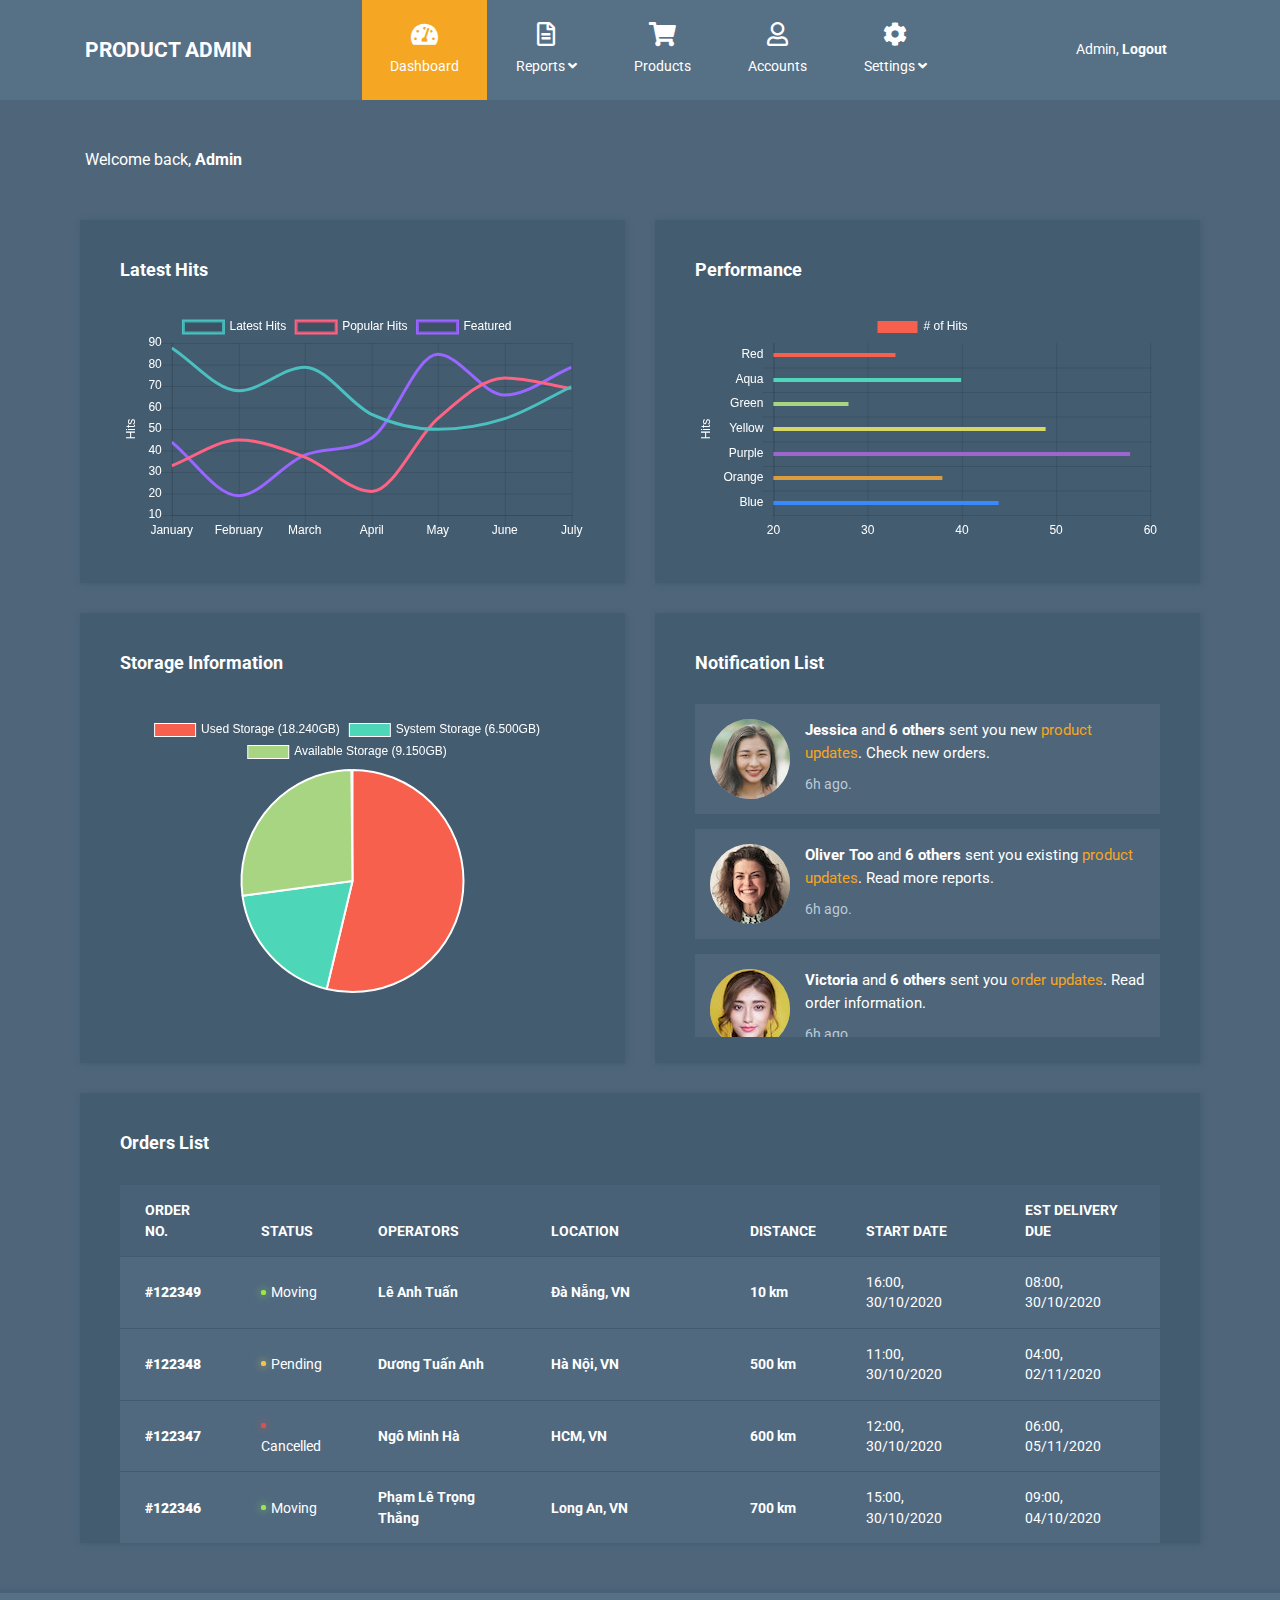
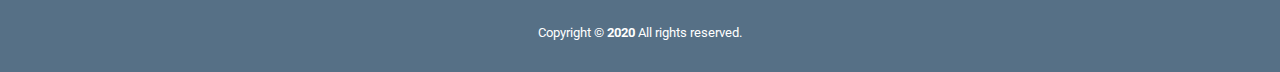
<file: GuideLine&Template/CS403I_HoaRoiCuaPhat_Group/templatemo_524_product_admin/index.html>
<!DOCTYPE html>
<html lang="en">

<head>
    <meta charset="UTF-8">
    <meta name="viewport" content="width=device-width, initial-scale=1.0">
    <meta http-equiv="X-UA-Compatible" content="ie=edge">
    <title>Product Admin - Dashboard HTML Template</title>
    <link rel="stylesheet" href="https://fonts.googleapis.com/css?family=Roboto:400,700">
    <!-- https://fonts.google.com/specimen/Roboto -->
    <link rel="stylesheet" href="css/fontawesome.min.css">
    <!-- https://fontawesome.com/ -->
    <link rel="stylesheet" href="css/bootstrap.min.css">
    <!-- https://getbootstrap.com/ -->
    <link rel="stylesheet" href="css/templatemo-style.css">
    <!--
	Product Admin CSS Template
	https://templatemo.com/tm-524-product-admin
	-->
</head>

<body id="reportsPage">
    <div class="" id="home">
        <nav class="navbar navbar-expand-xl">
            <div class="container h-100">
                <a class="navbar-brand" href="index.html">
                    <h1 class="tm-site-title mb-0">Product Admin</h1>
                </a>
                <button class="navbar-toggler ml-auto mr-0" type="button" data-toggle="collapse" data-target="#navbarSupportedContent" aria-controls="navbarSupportedContent" aria-expanded="false" aria-label="Toggle navigation">
                    <i class="fas fa-bars tm-nav-icon"></i>
                </button>

                <div class="collapse navbar-collapse" id="navbarSupportedContent">
                    <ul class="navbar-nav mx-auto h-100">
                        <li class="nav-item">
                            <a class="nav-link active" href="#">
                                <i class="fas fa-tachometer-alt"></i> Dashboard
                                <span class="sr-only">(current)</span>
                            </a>
                        </li>
                        <li class="nav-item dropdown">

                            <a class="nav-link dropdown-toggle" href="#" id="navbarDropdown" role="button" data-toggle="dropdown" aria-haspopup="true" aria-expanded="false">
                                <i class="far fa-file-alt"></i>
                                <span>
                                    Reports <i class="fas fa-angle-down"></i>
                                </span>
                            </a>
                            <div class="dropdown-menu" aria-labelledby="navbarDropdown">
                                <a class="dropdown-item" href="#">Daily Report</a>
                                <a class="dropdown-item" href="#">Weekly Report</a>
                                <a class="dropdown-item" href="#">Yearly Report</a>
                            </div>
                        </li>
                        <li class="nav-item">
                            <a class="nav-link" href="products.html">
                                <i class="fas fa-shopping-cart"></i> Products
                            </a>
                        </li>

                        <li class="nav-item">
                            <a class="nav-link" href="accounts.html">
                                <i class="far fa-user"></i> Accounts
                            </a>
                        </li>
                        <li class="nav-item dropdown">
                            <a class="nav-link dropdown-toggle" href="#" id="navbarDropdown" role="button" data-toggle="dropdown" aria-haspopup="true" aria-expanded="false">
                                <i class="fas fa-cog"></i>
                                <span>
                                    Settings <i class="fas fa-angle-down"></i>
                                </span>
                            </a>
                            <div class="dropdown-menu" aria-labelledby="navbarDropdown">
                                <a class="dropdown-item" href="#">Profile</a>
                                <a class="dropdown-item" href="#">Billing</a>
                                <a class="dropdown-item" href="#">Customize</a>
                            </div>
                        </li>
                    </ul>
                    <ul class="navbar-nav">
                        <li class="nav-item">
                            <a class="nav-link d-block" href="login.html">
                                Admin, <b>Logout</b>
                            </a>
                        </li>
                    </ul>
                </div>
            </div>

        </nav>
        <div class="container">
            <div class="row">
                <div class="col">
                    <p class="text-white mt-5 mb-5">Welcome back, <b>Admin</b></p>
                </div>
            </div>
            <!-- row -->
            <div class="row tm-content-row">
                <div class="col-sm-12 col-md-12 col-lg-6 col-xl-6 tm-block-col">
                    <div class="tm-bg-primary-dark tm-block">
                        <h2 class="tm-block-title">Latest Hits</h2>
                        <canvas id="lineChart"></canvas>
                    </div>
                </div>
                <div class="col-sm-12 col-md-12 col-lg-6 col-xl-6 tm-block-col">
                    <div class="tm-bg-primary-dark tm-block">
                        <h2 class="tm-block-title">Performance</h2>
                        <canvas id="barChart"></canvas>
                    </div>
                </div>
                <div class="col-sm-12 col-md-12 col-lg-6 col-xl-6 tm-block-col">
                    <div class="tm-bg-primary-dark tm-block tm-block-taller">
                        <h2 class="tm-block-title">Storage Information</h2>
                        <div id="pieChartContainer">
                            <canvas id="pieChart" class="chartjs-render-monitor" width="200" height="200"></canvas>
                        </div>
                    </div>
                </div>
                <div class="col-sm-12 col-md-12 col-lg-6 col-xl-6 tm-block-col">
                    <div class="tm-bg-primary-dark tm-block tm-block-taller tm-block-overflow">
                        <h2 class="tm-block-title">Notification List</h2>
                        <div class="tm-notification-items">
                            <div class="media tm-notification-item">
                                <div class="tm-gray-circle"><img src="img/notification-01.jpg" alt="Avatar Image" class="rounded-circle"></div>
                                <div class="media-body">
                                    <p class="mb-2"><b>Jessica</b> and <b>6 others</b> sent you new <a href="#" class="tm-notification-link">product updates</a>. Check new orders.</p>
                                    <span class="tm-small tm-text-color-secondary">6h ago.</span>
                                </div>
                            </div>
                            <div class="media tm-notification-item">
                                <div class="tm-gray-circle"><img src="img/notification-02.jpg" alt="Avatar Image" class="rounded-circle"></div>
                                <div class="media-body">
                                    <p class="mb-2"><b>Oliver Too</b> and <b>6 others</b> sent you existing <a href="#" class="tm-notification-link">product updates</a>. Read more reports.</p>
                                    <span class="tm-small tm-text-color-secondary">6h ago.</span>
                                </div>
                            </div>
                            <div class="media tm-notification-item">
                                <div class="tm-gray-circle"><img src="img/notification-03.jpg" alt="Avatar Image" class="rounded-circle"></div>
                                <div class="media-body">
                                    <p class="mb-2"><b>Victoria</b> and <b>6 others</b> sent you <a href="#" class="tm-notification-link">order updates</a>. Read order information.</p>
                                    <span class="tm-small tm-text-color-secondary">6h ago.</span>
                                </div>
                            </div>
                            <div class="media tm-notification-item">
                                <div class="tm-gray-circle"><img src="img/notification-01.jpg" alt="Avatar Image" class="rounded-circle"></div>
                                <div class="media-body">
                                    <p class="mb-2"><b>Laura Cute</b> and <b>6 others</b> sent you <a href="#" class="tm-notification-link">product records</a>.</p>
                                    <span class="tm-small tm-text-color-secondary">6h ago.</span>
                                </div>
                            </div>
                            <div class="media tm-notification-item">
                                <div class="tm-gray-circle"><img src="img/notification-02.jpg" alt="Avatar Image" class="rounded-circle"></div>
                                <div class="media-body">
                                    <p class="mb-2"><b>Samantha</b> and <b>6 others</b> sent you <a href="#" class="tm-notification-link">order stuffs</a>.</p>
                                    <span class="tm-small tm-text-color-secondary">6h ago.</span>
                                </div>
                            </div>
                            <div class="media tm-notification-item">
                                <div class="tm-gray-circle"><img src="img/notification-03.jpg" alt="Avatar Image" class="rounded-circle"></div>
                                <div class="media-body">
                                    <p class="mb-2"><b>Sophie</b> and <b>6 others</b> sent you <a href="#" class="tm-notification-link">product updates</a>.</p>
                                    <span class="tm-small tm-text-color-secondary">6h ago.</span>
                                </div>
                            </div>
                            <div class="media tm-notification-item">
                                <div class="tm-gray-circle"><img src="img/notification-01.jpg" alt="Avatar Image" class="rounded-circle"></div>
                                <div class="media-body">
                                    <p class="mb-2"><b>Lily A</b> and <b>6 others</b> sent you <a href="#" class="tm-notification-link">product updates</a>.</p>
                                    <span class="tm-small tm-text-color-secondary">6h ago.</span>
                                </div>
                            </div>
                            <div class="media tm-notification-item">
                                <div class="tm-gray-circle"><img src="img/notification-02.jpg" alt="Avatar Image" class="rounded-circle"></div>
                                <div class="media-body">
                                    <p class="mb-2"><b>Amara</b> and <b>6 others</b> sent you <a href="#" class="tm-notification-link">product updates</a>.</p>
                                    <span class="tm-small tm-text-color-secondary">6h ago.</span>
                                </div>
                            </div>
                            <div class="media tm-notification-item">
                                <div class="tm-gray-circle"><img src="img/notification-03.jpg" alt="Avatar Image" class="rounded-circle"></div>
                                <div class="media-body">
                                    <p class="mb-2"><b>Cinthela</b> and <b>6 others</b> sent you <a href="#" class="tm-notification-link">product updates</a>.</p>
                                    <span class="tm-small tm-text-color-secondary">6h ago.</span>
                                </div>
                            </div>
                        </div>
                    </div>
                </div>
                <div class="col-12 tm-block-col">
                    <div class="tm-bg-primary-dark tm-block tm-block-taller tm-block-scroll">
                        <h2 class="tm-block-title">Orders List</h2>
                        <table class="table">
                            <thead>
                                <tr>
                                    <th scope="col">ORDER NO.</th>
                                    <th scope="col">STATUS</th>
                                    <th scope="col">OPERATORS</th>
                                    <th scope="col">LOCATION</th>
                                    <th scope="col">DISTANCE</th>
                                    <th scope="col">START DATE</th>
                                    <th scope="col">EST DELIVERY DUE</th>
                                </tr>
                            </thead>
                            <tbody>
                                <tr>
                                    <th scope="row"><b>#122349</b></th>
                                    <td>
                                        <div class="tm-status-circle moving">
                                        </div>Moving
                                    </td>
                                    <td><b>Lê Anh Tuấn</b></td>
                                    <td><b>Đà Nẵng, VN</b></td>
                                    <td><b>10 km</b></td>
                                    <td>16:00, 30/10/2020</td>
                                    <td>08:00, 30/10/2020</td>
                                </tr>
                                <tr>
                                    <th scope="row"><b>#122348</b></th>
                                    <td>
                                        <div class="tm-status-circle pending">
                                        </div>Pending
                                    </td>
                                    <td><b>Dương Tuấn Anh</b></td>
                                    <td><b>Hà Nội, VN</b></td>
                                    <td><b>500 km</b></td>
                                    <td>11:00, 30/10/2020</td>
                                    <td>04:00, 02/11/2020</td>
                                </tr>
                                <tr>
                                    <th scope="row"><b>#122347</b></th>
                                    <td>
                                        <div class="tm-status-circle cancelled">
                                        </div>Cancelled
                                    </td>
                                    <td><b>Ngô Minh Hà</b></td>
                                    <td><b>HCM, VN</b></td>
                                    <td><b>600 km</b></td>
                                    <td>12:00, 30/10/2020</td>
                                    <td>06:00, 05/11/2020</td>
                                </tr>
                                <tr>
                                    <th scope="row"><b>#122346</b></th>
                                    <td>
                                        <div class="tm-status-circle moving">
                                        </div>Moving
                                    </td>
                                    <td><b>Phạm Lê Trọng Thắng</b></td>
                                    <td><b>Long An, VN</b></td>
                                    <td><b>700 km</b></td>
                                    <td>15:00, 30/10/2020</td>
                                    <td>09:00, 04/10/2020</td>
                                </tr>
                                <tr>
                                    <th scope="row"><b>#122345</b></th>
                                    <td>
                                        <div class="tm-status-circle pending">
                                        </div>Pending
                                    </td>
                                    <td><b>Harry Ryan</b></td>
                                    <td><b>London, UK</b></td>
                                    <td><b>280 km</b></td>
                                    <td>15:00, 11 NOV 2018</td>
                                    <td>09:00, 17 NOV 2018</td>
                                </tr>
                                <tr>
                                    <th scope="row"><b>#122344</b></th>
                                    <td>
                                        <div class="tm-status-circle pending">
                                        </div>Pending
                                    </td>
                                    <td><b>Michael Jones</b></td>
                                    <td><b>London, UK</b></td>
                                    <td><b>218 km</b></td>
                                    <td>18:00, 12 OCT 2018</td>
                                    <td>06:00, 18 OCT 2018</td>
                                </tr>
                                <tr>
                                    <th scope="row"><b>#122343</b></th>
                                    <td>
                                        <div class="tm-status-circle moving">
                                        </div>Moving
                                    </td>
                                    <td><b>Timmy Davis</b></td>
                                    <td><b>London, UK</b></td>
                                    <td><b>218 km</b></td>
                                    <td>12:00, 10 OCT 2018</td>
                                    <td>08:00, 18 OCT 2018</td>
                                </tr>
                                <tr>
                                    <th scope="row"><b>#122342</b></th>
                                    <td>
                                        <div class="tm-status-circle moving">
                                        </div>Moving
                                    </td>
                                    <td><b>Oscar Phyo</b></td>
                                    <td><b>London, UK</b></td>
                                    <td><b>420 km</b></td>
                                    <td>15:30, 06 OCT 2018</td>
                                    <td>09:30, 16 OCT 2018</td>
                                </tr>
                                <tr>
                                    <th scope="row"><b>#122341</b></th>
                                    <td>
                                        <div class="tm-status-circle moving">
                                        </div>Moving
                                    </td>
                                    <td><b>Charlie Brown</b></td>
                                    <td><b>London, UK</b></td>
                                    <td><b>300 km</b></td>
                                    <td>11:00, 10 OCT 2018</td>
                                    <td>03:00, 14 OCT 2018</td>
                                </tr>
                                <tr>
                                    <th scope="row"><b>#122340</b></th>
                                    <td>
                                        <div class="tm-status-circle cancelled">
                                        </div>Cancelled
                                    </td>
                                    <td><b>Wilson Cookies</b></td>
                                    <td><b>London, UK</b></td>
                                    <td><b>218 km</b></td>
                                    <td>17:30, 12 OCT 2018</td>
                                    <td>08:30, 22 OCT 2018</td>
                                </tr>
                                <tr>
                                    <th scope="row"><b>#122339</b></th>
                                    <td>
                                        <div class="tm-status-circle moving">
                                        </div>Moving
                                    </td>
                                    <td><b>Lê Anh Tuấn</b></td>
                                    <td><b>quận Ngũ Hành Sơn,Đà Nẵng</b></td>
                                    <td><b>10 km</b></td>
                                    <td>15:00, 30/10/2020</td>
                                    <td>09:20, 30/10/2020</td>
                                </tr>
                            </tbody>
                        </table>
                    </div>
                </div>
            </div>
        </div>
        <footer class="tm-footer row tm-mt-small">
            <div class="col-12 font-weight-light">
                <p class="text-center text-white mb-0 px-4 small">
                    Copyright &copy; <b>2020</b> All rights reserved.


                </p>
            </div>
        </footer>
    </div>

    <script src="js/jquery-3.3.1.min.js"></script>
    <!-- https://jquery.com/download/ -->
    <script src="js/moment.min.js"></script>
    <!-- https://momentjs.com/ -->
    <script src="js/Chart.min.js"></script>
    <!-- http://www.chartjs.org/docs/latest/ -->
    <script src="js/bootstrap.min.js"></script>
    <!-- https://getbootstrap.com/ -->
    <script src="js/tooplate-scripts.js"></script>
    <script>
        Chart.defaults.global.defaultFontColor = 'white';
        let ctxLine,
            ctxBar,
            ctxPie,
            optionsLine,
            optionsBar,
            optionsPie,
            configLine,
            configBar,
            configPie,
            lineChart;
        barChart, pieChart;
        // DOM is ready
        $(function() {
            drawLineChart(); // Line Chart
            drawBarChart(); // Bar Chart
            drawPieChart(); // Pie Chart

            $(window).resize(function() {
                updateLineChart();
                updateBarChart();
            });
        })
    </script>
</body>

</html>
</file>
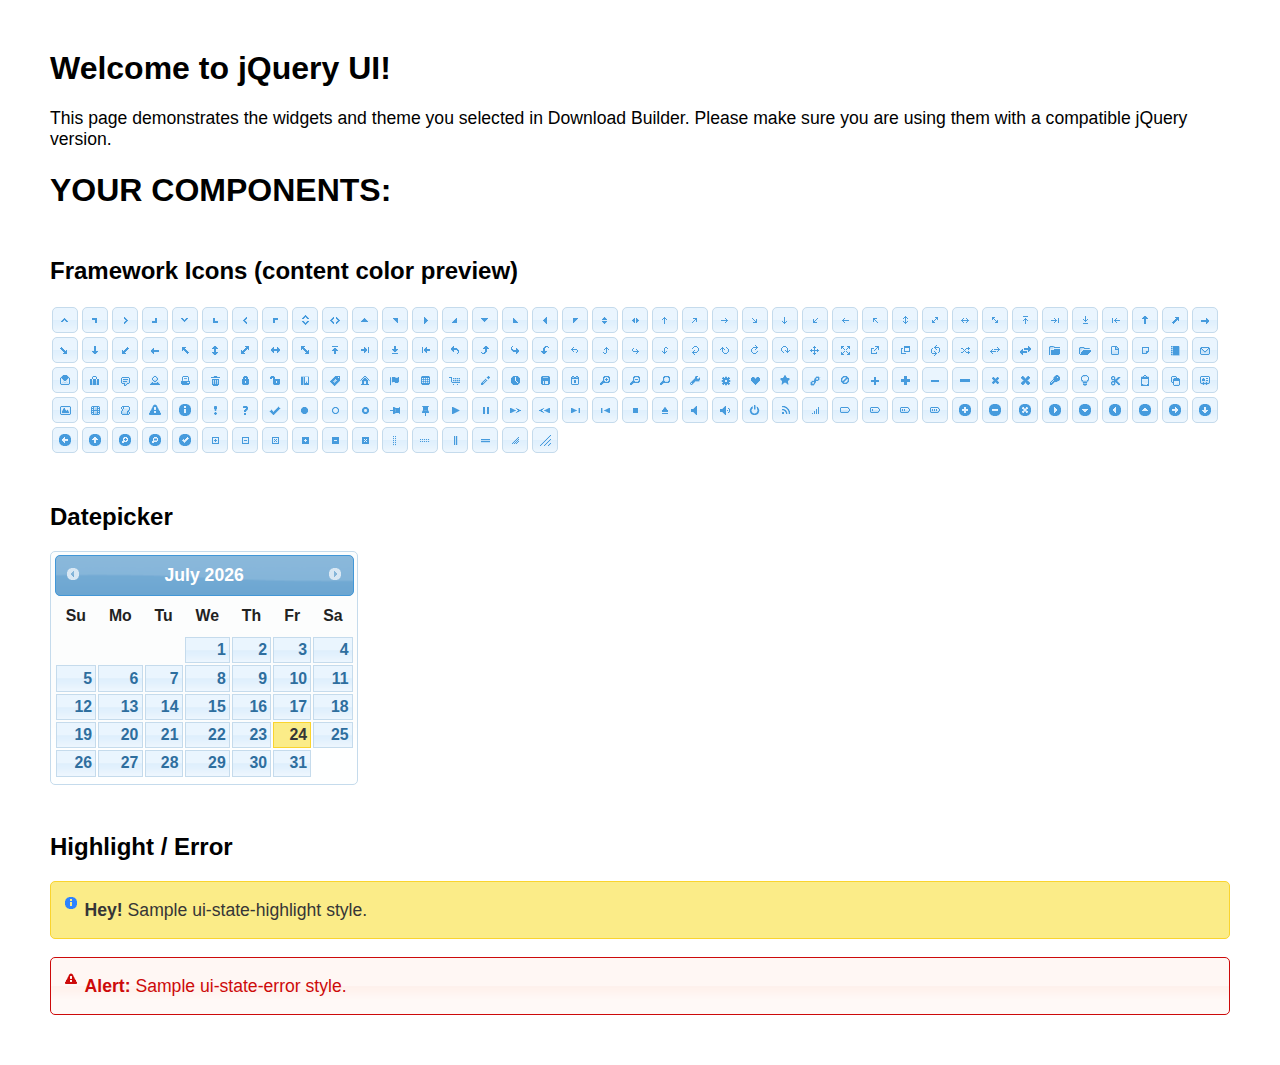
<file: GuideLine&Template/CS403I_HoaRoiCuaPhat_Group/templatemo_524_product_admin/jquery-ui-datepicker/index.html>
<!doctype html>
<html lang="us">
<head>
	<meta charset="utf-8">
	<title>jQuery UI Example Page</title>
	<link href="jquery-ui.css" rel="stylesheet">
	<style>
	body{
		font-family: "Trebuchet MS", sans-serif;
		margin: 50px;
	}
	.demoHeaders {
		margin-top: 2em;
	}
	#dialog-link {
		padding: .4em 1em .4em 20px;
		text-decoration: none;
		position: relative;
	}
	#dialog-link span.ui-icon {
		margin: 0 5px 0 0;
		position: absolute;
		left: .2em;
		top: 50%;
		margin-top: -8px;
	}
	#icons {
		margin: 0;
		padding: 0;
	}
	#icons li {
		margin: 2px;
		position: relative;
		padding: 4px 0;
		cursor: pointer;
		float: left;
		list-style: none;
	}
	#icons span.ui-icon {
		float: left;
		margin: 0 4px;
	}
	.fakewindowcontain .ui-widget-overlay {
		position: absolute;
	}
	select {
		width: 200px;
	}
	</style>
</head>
<body>

<h1>Welcome to jQuery UI!</h1>

<div class="ui-widget">
	<p>This page demonstrates the widgets and theme you selected in Download Builder. Please make sure you are using them with a compatible jQuery version.</p>
</div>

<h1>YOUR COMPONENTS:</h1>
















<h2 class="demoHeaders">Framework Icons (content color preview)</h2>
<ul id="icons" class="ui-widget ui-helper-clearfix">
	<li class="ui-state-default ui-corner-all" title=".ui-icon-caret-1-n"><span class="ui-icon ui-icon-caret-1-n"></span></li>
	<li class="ui-state-default ui-corner-all" title=".ui-icon-caret-1-ne"><span class="ui-icon ui-icon-caret-1-ne"></span></li>
	<li class="ui-state-default ui-corner-all" title=".ui-icon-caret-1-e"><span class="ui-icon ui-icon-caret-1-e"></span></li>
	<li class="ui-state-default ui-corner-all" title=".ui-icon-caret-1-se"><span class="ui-icon ui-icon-caret-1-se"></span></li>
	<li class="ui-state-default ui-corner-all" title=".ui-icon-caret-1-s"><span class="ui-icon ui-icon-caret-1-s"></span></li>
	<li class="ui-state-default ui-corner-all" title=".ui-icon-caret-1-sw"><span class="ui-icon ui-icon-caret-1-sw"></span></li>
	<li class="ui-state-default ui-corner-all" title=".ui-icon-caret-1-w"><span class="ui-icon ui-icon-caret-1-w"></span></li>
	<li class="ui-state-default ui-corner-all" title=".ui-icon-caret-1-nw"><span class="ui-icon ui-icon-caret-1-nw"></span></li>
	<li class="ui-state-default ui-corner-all" title=".ui-icon-caret-2-n-s"><span class="ui-icon ui-icon-caret-2-n-s"></span></li>
	<li class="ui-state-default ui-corner-all" title=".ui-icon-caret-2-e-w"><span class="ui-icon ui-icon-caret-2-e-w"></span></li>
	<li class="ui-state-default ui-corner-all" title=".ui-icon-triangle-1-n"><span class="ui-icon ui-icon-triangle-1-n"></span></li>
	<li class="ui-state-default ui-corner-all" title=".ui-icon-triangle-1-ne"><span class="ui-icon ui-icon-triangle-1-ne"></span></li>
	<li class="ui-state-default ui-corner-all" title=".ui-icon-triangle-1-e"><span class="ui-icon ui-icon-triangle-1-e"></span></li>
	<li class="ui-state-default ui-corner-all" title=".ui-icon-triangle-1-se"><span class="ui-icon ui-icon-triangle-1-se"></span></li>
	<li class="ui-state-default ui-corner-all" title=".ui-icon-triangle-1-s"><span class="ui-icon ui-icon-triangle-1-s"></span></li>
	<li class="ui-state-default ui-corner-all" title=".ui-icon-triangle-1-sw"><span class="ui-icon ui-icon-triangle-1-sw"></span></li>
	<li class="ui-state-default ui-corner-all" title=".ui-icon-triangle-1-w"><span class="ui-icon ui-icon-triangle-1-w"></span></li>
	<li class="ui-state-default ui-corner-all" title=".ui-icon-triangle-1-nw"><span class="ui-icon ui-icon-triangle-1-nw"></span></li>
	<li class="ui-state-default ui-corner-all" title=".ui-icon-triangle-2-n-s"><span class="ui-icon ui-icon-triangle-2-n-s"></span></li>
	<li class="ui-state-default ui-corner-all" title=".ui-icon-triangle-2-e-w"><span class="ui-icon ui-icon-triangle-2-e-w"></span></li>
	<li class="ui-state-default ui-corner-all" title=".ui-icon-arrow-1-n"><span class="ui-icon ui-icon-arrow-1-n"></span></li>
	<li class="ui-state-default ui-corner-all" title=".ui-icon-arrow-1-ne"><span class="ui-icon ui-icon-arrow-1-ne"></span></li>
	<li class="ui-state-default ui-corner-all" title=".ui-icon-arrow-1-e"><span class="ui-icon ui-icon-arrow-1-e"></span></li>
	<li class="ui-state-default ui-corner-all" title=".ui-icon-arrow-1-se"><span class="ui-icon ui-icon-arrow-1-se"></span></li>
	<li class="ui-state-default ui-corner-all" title=".ui-icon-arrow-1-s"><span class="ui-icon ui-icon-arrow-1-s"></span></li>
	<li class="ui-state-default ui-corner-all" title=".ui-icon-arrow-1-sw"><span class="ui-icon ui-icon-arrow-1-sw"></span></li>
	<li class="ui-state-default ui-corner-all" title=".ui-icon-arrow-1-w"><span class="ui-icon ui-icon-arrow-1-w"></span></li>
	<li class="ui-state-default ui-corner-all" title=".ui-icon-arrow-1-nw"><span class="ui-icon ui-icon-arrow-1-nw"></span></li>
	<li class="ui-state-default ui-corner-all" title=".ui-icon-arrow-2-n-s"><span class="ui-icon ui-icon-arrow-2-n-s"></span></li>
	<li class="ui-state-default ui-corner-all" title=".ui-icon-arrow-2-ne-sw"><span class="ui-icon ui-icon-arrow-2-ne-sw"></span></li>
	<li class="ui-state-default ui-corner-all" title=".ui-icon-arrow-2-e-w"><span class="ui-icon ui-icon-arrow-2-e-w"></span></li>
	<li class="ui-state-default ui-corner-all" title=".ui-icon-arrow-2-se-nw"><span class="ui-icon ui-icon-arrow-2-se-nw"></span></li>
	<li class="ui-state-default ui-corner-all" title=".ui-icon-arrowstop-1-n"><span class="ui-icon ui-icon-arrowstop-1-n"></span></li>
	<li class="ui-state-default ui-corner-all" title=".ui-icon-arrowstop-1-e"><span class="ui-icon ui-icon-arrowstop-1-e"></span></li>
	<li class="ui-state-default ui-corner-all" title=".ui-icon-arrowstop-1-s"><span class="ui-icon ui-icon-arrowstop-1-s"></span></li>
	<li class="ui-state-default ui-corner-all" title=".ui-icon-arrowstop-1-w"><span class="ui-icon ui-icon-arrowstop-1-w"></span></li>
	<li class="ui-state-default ui-corner-all" title=".ui-icon-arrowthick-1-n"><span class="ui-icon ui-icon-arrowthick-1-n"></span></li>
	<li class="ui-state-default ui-corner-all" title=".ui-icon-arrowthick-1-ne"><span class="ui-icon ui-icon-arrowthick-1-ne"></span></li>
	<li class="ui-state-default ui-corner-all" title=".ui-icon-arrowthick-1-e"><span class="ui-icon ui-icon-arrowthick-1-e"></span></li>
	<li class="ui-state-default ui-corner-all" title=".ui-icon-arrowthick-1-se"><span class="ui-icon ui-icon-arrowthick-1-se"></span></li>
	<li class="ui-state-default ui-corner-all" title=".ui-icon-arrowthick-1-s"><span class="ui-icon ui-icon-arrowthick-1-s"></span></li>
	<li class="ui-state-default ui-corner-all" title=".ui-icon-arrowthick-1-sw"><span class="ui-icon ui-icon-arrowthick-1-sw"></span></li>
	<li class="ui-state-default ui-corner-all" title=".ui-icon-arrowthick-1-w"><span class="ui-icon ui-icon-arrowthick-1-w"></span></li>
	<li class="ui-state-default ui-corner-all" title=".ui-icon-arrowthick-1-nw"><span class="ui-icon ui-icon-arrowthick-1-nw"></span></li>
	<li class="ui-state-default ui-corner-all" title=".ui-icon-arrowthick-2-n-s"><span class="ui-icon ui-icon-arrowthick-2-n-s"></span></li>
	<li class="ui-state-default ui-corner-all" title=".ui-icon-arrowthick-2-ne-sw"><span class="ui-icon ui-icon-arrowthick-2-ne-sw"></span></li>
	<li class="ui-state-default ui-corner-all" title=".ui-icon-arrowthick-2-e-w"><span class="ui-icon ui-icon-arrowthick-2-e-w"></span></li>
	<li class="ui-state-default ui-corner-all" title=".ui-icon-arrowthick-2-se-nw"><span class="ui-icon ui-icon-arrowthick-2-se-nw"></span></li>
	<li class="ui-state-default ui-corner-all" title=".ui-icon-arrowthickstop-1-n"><span class="ui-icon ui-icon-arrowthickstop-1-n"></span></li>
	<li class="ui-state-default ui-corner-all" title=".ui-icon-arrowthickstop-1-e"><span class="ui-icon ui-icon-arrowthickstop-1-e"></span></li>
	<li class="ui-state-default ui-corner-all" title=".ui-icon-arrowthickstop-1-s"><span class="ui-icon ui-icon-arrowthickstop-1-s"></span></li>
	<li class="ui-state-default ui-corner-all" title=".ui-icon-arrowthickstop-1-w"><span class="ui-icon ui-icon-arrowthickstop-1-w"></span></li>
	<li class="ui-state-default ui-corner-all" title=".ui-icon-arrowreturnthick-1-w"><span class="ui-icon ui-icon-arrowreturnthick-1-w"></span></li>
	<li class="ui-state-default ui-corner-all" title=".ui-icon-arrowreturnthick-1-n"><span class="ui-icon ui-icon-arrowreturnthick-1-n"></span></li>
	<li class="ui-state-default ui-corner-all" title=".ui-icon-arrowreturnthick-1-e"><span class="ui-icon ui-icon-arrowreturnthick-1-e"></span></li>
	<li class="ui-state-default ui-corner-all" title=".ui-icon-arrowreturnthick-1-s"><span class="ui-icon ui-icon-arrowreturnthick-1-s"></span></li>
	<li class="ui-state-default ui-corner-all" title=".ui-icon-arrowreturn-1-w"><span class="ui-icon ui-icon-arrowreturn-1-w"></span></li>
	<li class="ui-state-default ui-corner-all" title=".ui-icon-arrowreturn-1-n"><span class="ui-icon ui-icon-arrowreturn-1-n"></span></li>
	<li class="ui-state-default ui-corner-all" title=".ui-icon-arrowreturn-1-e"><span class="ui-icon ui-icon-arrowreturn-1-e"></span></li>
	<li class="ui-state-default ui-corner-all" title=".ui-icon-arrowreturn-1-s"><span class="ui-icon ui-icon-arrowreturn-1-s"></span></li>
	<li class="ui-state-default ui-corner-all" title=".ui-icon-arrowrefresh-1-w"><span class="ui-icon ui-icon-arrowrefresh-1-w"></span></li>
	<li class="ui-state-default ui-corner-all" title=".ui-icon-arrowrefresh-1-n"><span class="ui-icon ui-icon-arrowrefresh-1-n"></span></li>
	<li class="ui-state-default ui-corner-all" title=".ui-icon-arrowrefresh-1-e"><span class="ui-icon ui-icon-arrowrefresh-1-e"></span></li>
	<li class="ui-state-default ui-corner-all" title=".ui-icon-arrowrefresh-1-s"><span class="ui-icon ui-icon-arrowrefresh-1-s"></span></li>
	<li class="ui-state-default ui-corner-all" title=".ui-icon-arrow-4"><span class="ui-icon ui-icon-arrow-4"></span></li>
	<li class="ui-state-default ui-corner-all" title=".ui-icon-arrow-4-diag"><span class="ui-icon ui-icon-arrow-4-diag"></span></li>
	<li class="ui-state-default ui-corner-all" title=".ui-icon-extlink"><span class="ui-icon ui-icon-extlink"></span></li>
	<li class="ui-state-default ui-corner-all" title=".ui-icon-newwin"><span class="ui-icon ui-icon-newwin"></span></li>
	<li class="ui-state-default ui-corner-all" title=".ui-icon-refresh"><span class="ui-icon ui-icon-refresh"></span></li>
	<li class="ui-state-default ui-corner-all" title=".ui-icon-shuffle"><span class="ui-icon ui-icon-shuffle"></span></li>
	<li class="ui-state-default ui-corner-all" title=".ui-icon-transfer-e-w"><span class="ui-icon ui-icon-transfer-e-w"></span></li>
	<li class="ui-state-default ui-corner-all" title=".ui-icon-transferthick-e-w"><span class="ui-icon ui-icon-transferthick-e-w"></span></li>
	<li class="ui-state-default ui-corner-all" title=".ui-icon-folder-collapsed"><span class="ui-icon ui-icon-folder-collapsed"></span></li>
	<li class="ui-state-default ui-corner-all" title=".ui-icon-folder-open"><span class="ui-icon ui-icon-folder-open"></span></li>
	<li class="ui-state-default ui-corner-all" title=".ui-icon-document"><span class="ui-icon ui-icon-document"></span></li>
	<li class="ui-state-default ui-corner-all" title=".ui-icon-document-b"><span class="ui-icon ui-icon-document-b"></span></li>
	<li class="ui-state-default ui-corner-all" title=".ui-icon-note"><span class="ui-icon ui-icon-note"></span></li>
	<li class="ui-state-default ui-corner-all" title=".ui-icon-mail-closed"><span class="ui-icon ui-icon-mail-closed"></span></li>
	<li class="ui-state-default ui-corner-all" title=".ui-icon-mail-open"><span class="ui-icon ui-icon-mail-open"></span></li>
	<li class="ui-state-default ui-corner-all" title=".ui-icon-suitcase"><span class="ui-icon ui-icon-suitcase"></span></li>
	<li class="ui-state-default ui-corner-all" title=".ui-icon-comment"><span class="ui-icon ui-icon-comment"></span></li>
	<li class="ui-state-default ui-corner-all" title=".ui-icon-person"><span class="ui-icon ui-icon-person"></span></li>
	<li class="ui-state-default ui-corner-all" title=".ui-icon-print"><span class="ui-icon ui-icon-print"></span></li>
	<li class="ui-state-default ui-corner-all" title=".ui-icon-trash"><span class="ui-icon ui-icon-trash"></span></li>
	<li class="ui-state-default ui-corner-all" title=".ui-icon-locked"><span class="ui-icon ui-icon-locked"></span></li>
	<li class="ui-state-default ui-corner-all" title=".ui-icon-unlocked"><span class="ui-icon ui-icon-unlocked"></span></li>
	<li class="ui-state-default ui-corner-all" title=".ui-icon-bookmark"><span class="ui-icon ui-icon-bookmark"></span></li>
	<li class="ui-state-default ui-corner-all" title=".ui-icon-tag"><span class="ui-icon ui-icon-tag"></span></li>
	<li class="ui-state-default ui-corner-all" title=".ui-icon-home"><span class="ui-icon ui-icon-home"></span></li>
	<li class="ui-state-default ui-corner-all" title=".ui-icon-flag"><span class="ui-icon ui-icon-flag"></span></li>
	<li class="ui-state-default ui-corner-all" title=".ui-icon-calculator"><span class="ui-icon ui-icon-calculator"></span></li>
	<li class="ui-state-default ui-corner-all" title=".ui-icon-cart"><span class="ui-icon ui-icon-cart"></span></li>
	<li class="ui-state-default ui-corner-all" title=".ui-icon-pencil"><span class="ui-icon ui-icon-pencil"></span></li>
	<li class="ui-state-default ui-corner-all" title=".ui-icon-clock"><span class="ui-icon ui-icon-clock"></span></li>
	<li class="ui-state-default ui-corner-all" title=".ui-icon-disk"><span class="ui-icon ui-icon-disk"></span></li>
	<li class="ui-state-default ui-corner-all" title=".ui-icon-calendar"><span class="ui-icon ui-icon-calendar"></span></li>
	<li class="ui-state-default ui-corner-all" title=".ui-icon-zoomin"><span class="ui-icon ui-icon-zoomin"></span></li>
	<li class="ui-state-default ui-corner-all" title=".ui-icon-zoomout"><span class="ui-icon ui-icon-zoomout"></span></li>
	<li class="ui-state-default ui-corner-all" title=".ui-icon-search"><span class="ui-icon ui-icon-search"></span></li>
	<li class="ui-state-default ui-corner-all" title=".ui-icon-wrench"><span class="ui-icon ui-icon-wrench"></span></li>
	<li class="ui-state-default ui-corner-all" title=".ui-icon-gear"><span class="ui-icon ui-icon-gear"></span></li>
	<li class="ui-state-default ui-corner-all" title=".ui-icon-heart"><span class="ui-icon ui-icon-heart"></span></li>
	<li class="ui-state-default ui-corner-all" title=".ui-icon-star"><span class="ui-icon ui-icon-star"></span></li>
	<li class="ui-state-default ui-corner-all" title=".ui-icon-link"><span class="ui-icon ui-icon-link"></span></li>
	<li class="ui-state-default ui-corner-all" title=".ui-icon-cancel"><span class="ui-icon ui-icon-cancel"></span></li>
	<li class="ui-state-default ui-corner-all" title=".ui-icon-plus"><span class="ui-icon ui-icon-plus"></span></li>
	<li class="ui-state-default ui-corner-all" title=".ui-icon-plusthick"><span class="ui-icon ui-icon-plusthick"></span></li>
	<li class="ui-state-default ui-corner-all" title=".ui-icon-minus"><span class="ui-icon ui-icon-minus"></span></li>
	<li class="ui-state-default ui-corner-all" title=".ui-icon-minusthick"><span class="ui-icon ui-icon-minusthick"></span></li>
	<li class="ui-state-default ui-corner-all" title=".ui-icon-close"><span class="ui-icon ui-icon-close"></span></li>
	<li class="ui-state-default ui-corner-all" title=".ui-icon-closethick"><span class="ui-icon ui-icon-closethick"></span></li>
	<li class="ui-state-default ui-corner-all" title=".ui-icon-key"><span class="ui-icon ui-icon-key"></span></li>
	<li class="ui-state-default ui-corner-all" title=".ui-icon-lightbulb"><span class="ui-icon ui-icon-lightbulb"></span></li>
	<li class="ui-state-default ui-corner-all" title=".ui-icon-scissors"><span class="ui-icon ui-icon-scissors"></span></li>
	<li class="ui-state-default ui-corner-all" title=".ui-icon-clipboard"><span class="ui-icon ui-icon-clipboard"></span></li>
	<li class="ui-state-default ui-corner-all" title=".ui-icon-copy"><span class="ui-icon ui-icon-copy"></span></li>
	<li class="ui-state-default ui-corner-all" title=".ui-icon-contact"><span class="ui-icon ui-icon-contact"></span></li>
	<li class="ui-state-default ui-corner-all" title=".ui-icon-image"><span class="ui-icon ui-icon-image"></span></li>
	<li class="ui-state-default ui-corner-all" title=".ui-icon-video"><span class="ui-icon ui-icon-video"></span></li>
	<li class="ui-state-default ui-corner-all" title=".ui-icon-script"><span class="ui-icon ui-icon-script"></span></li>
	<li class="ui-state-default ui-corner-all" title=".ui-icon-alert"><span class="ui-icon ui-icon-alert"></span></li>
	<li class="ui-state-default ui-corner-all" title=".ui-icon-info"><span class="ui-icon ui-icon-info"></span></li>
	<li class="ui-state-default ui-corner-all" title=".ui-icon-notice"><span class="ui-icon ui-icon-notice"></span></li>
	<li class="ui-state-default ui-corner-all" title=".ui-icon-help"><span class="ui-icon ui-icon-help"></span></li>
	<li class="ui-state-default ui-corner-all" title=".ui-icon-check"><span class="ui-icon ui-icon-check"></span></li>
	<li class="ui-state-default ui-corner-all" title=".ui-icon-bullet"><span class="ui-icon ui-icon-bullet"></span></li>
	<li class="ui-state-default ui-corner-all" title=".ui-icon-radio-off"><span class="ui-icon ui-icon-radio-off"></span></li>
	<li class="ui-state-default ui-corner-all" title=".ui-icon-radio-on"><span class="ui-icon ui-icon-radio-on"></span></li>
	<li class="ui-state-default ui-corner-all" title=".ui-icon-pin-w"><span class="ui-icon ui-icon-pin-w"></span></li>
	<li class="ui-state-default ui-corner-all" title=".ui-icon-pin-s"><span class="ui-icon ui-icon-pin-s"></span></li>
	<li class="ui-state-default ui-corner-all" title=".ui-icon-play"><span class="ui-icon ui-icon-play"></span></li>
	<li class="ui-state-default ui-corner-all" title=".ui-icon-pause"><span class="ui-icon ui-icon-pause"></span></li>
	<li class="ui-state-default ui-corner-all" title=".ui-icon-seek-next"><span class="ui-icon ui-icon-seek-next"></span></li>
	<li class="ui-state-default ui-corner-all" title=".ui-icon-seek-prev"><span class="ui-icon ui-icon-seek-prev"></span></li>
	<li class="ui-state-default ui-corner-all" title=".ui-icon-seek-end"><span class="ui-icon ui-icon-seek-end"></span></li>
	<li class="ui-state-default ui-corner-all" title=".ui-icon-seek-first"><span class="ui-icon ui-icon-seek-first"></span></li>
	<li class="ui-state-default ui-corner-all" title=".ui-icon-stop"><span class="ui-icon ui-icon-stop"></span></li>
	<li class="ui-state-default ui-corner-all" title=".ui-icon-eject"><span class="ui-icon ui-icon-eject"></span></li>
	<li class="ui-state-default ui-corner-all" title=".ui-icon-volume-off"><span class="ui-icon ui-icon-volume-off"></span></li>
	<li class="ui-state-default ui-corner-all" title=".ui-icon-volume-on"><span class="ui-icon ui-icon-volume-on"></span></li>
	<li class="ui-state-default ui-corner-all" title=".ui-icon-power"><span class="ui-icon ui-icon-power"></span></li>
	<li class="ui-state-default ui-corner-all" title=".ui-icon-signal-diag"><span class="ui-icon ui-icon-signal-diag"></span></li>
	<li class="ui-state-default ui-corner-all" title=".ui-icon-signal"><span class="ui-icon ui-icon-signal"></span></li>
	<li class="ui-state-default ui-corner-all" title=".ui-icon-battery-0"><span class="ui-icon ui-icon-battery-0"></span></li>
	<li class="ui-state-default ui-corner-all" title=".ui-icon-battery-1"><span class="ui-icon ui-icon-battery-1"></span></li>
	<li class="ui-state-default ui-corner-all" title=".ui-icon-battery-2"><span class="ui-icon ui-icon-battery-2"></span></li>
	<li class="ui-state-default ui-corner-all" title=".ui-icon-battery-3"><span class="ui-icon ui-icon-battery-3"></span></li>
	<li class="ui-state-default ui-corner-all" title=".ui-icon-circle-plus"><span class="ui-icon ui-icon-circle-plus"></span></li>
	<li class="ui-state-default ui-corner-all" title=".ui-icon-circle-minus"><span class="ui-icon ui-icon-circle-minus"></span></li>
	<li class="ui-state-default ui-corner-all" title=".ui-icon-circle-close"><span class="ui-icon ui-icon-circle-close"></span></li>
	<li class="ui-state-default ui-corner-all" title=".ui-icon-circle-triangle-e"><span class="ui-icon ui-icon-circle-triangle-e"></span></li>
	<li class="ui-state-default ui-corner-all" title=".ui-icon-circle-triangle-s"><span class="ui-icon ui-icon-circle-triangle-s"></span></li>
	<li class="ui-state-default ui-corner-all" title=".ui-icon-circle-triangle-w"><span class="ui-icon ui-icon-circle-triangle-w"></span></li>
	<li class="ui-state-default ui-corner-all" title=".ui-icon-circle-triangle-n"><span class="ui-icon ui-icon-circle-triangle-n"></span></li>
	<li class="ui-state-default ui-corner-all" title=".ui-icon-circle-arrow-e"><span class="ui-icon ui-icon-circle-arrow-e"></span></li>
	<li class="ui-state-default ui-corner-all" title=".ui-icon-circle-arrow-s"><span class="ui-icon ui-icon-circle-arrow-s"></span></li>
	<li class="ui-state-default ui-corner-all" title=".ui-icon-circle-arrow-w"><span class="ui-icon ui-icon-circle-arrow-w"></span></li>
	<li class="ui-state-default ui-corner-all" title=".ui-icon-circle-arrow-n"><span class="ui-icon ui-icon-circle-arrow-n"></span></li>
	<li class="ui-state-default ui-corner-all" title=".ui-icon-circle-zoomin"><span class="ui-icon ui-icon-circle-zoomin"></span></li>
	<li class="ui-state-default ui-corner-all" title=".ui-icon-circle-zoomout"><span class="ui-icon ui-icon-circle-zoomout"></span></li>
	<li class="ui-state-default ui-corner-all" title=".ui-icon-circle-check"><span class="ui-icon ui-icon-circle-check"></span></li>
	<li class="ui-state-default ui-corner-all" title=".ui-icon-circlesmall-plus"><span class="ui-icon ui-icon-circlesmall-plus"></span></li>
	<li class="ui-state-default ui-corner-all" title=".ui-icon-circlesmall-minus"><span class="ui-icon ui-icon-circlesmall-minus"></span></li>
	<li class="ui-state-default ui-corner-all" title=".ui-icon-circlesmall-close"><span class="ui-icon ui-icon-circlesmall-close"></span></li>
	<li class="ui-state-default ui-corner-all" title=".ui-icon-squaresmall-plus"><span class="ui-icon ui-icon-squaresmall-plus"></span></li>
	<li class="ui-state-default ui-corner-all" title=".ui-icon-squaresmall-minus"><span class="ui-icon ui-icon-squaresmall-minus"></span></li>
	<li class="ui-state-default ui-corner-all" title=".ui-icon-squaresmall-close"><span class="ui-icon ui-icon-squaresmall-close"></span></li>
	<li class="ui-state-default ui-corner-all" title=".ui-icon-grip-dotted-vertical"><span class="ui-icon ui-icon-grip-dotted-vertical"></span></li>
	<li class="ui-state-default ui-corner-all" title=".ui-icon-grip-dotted-horizontal"><span class="ui-icon ui-icon-grip-dotted-horizontal"></span></li>
	<li class="ui-state-default ui-corner-all" title=".ui-icon-grip-solid-vertical"><span class="ui-icon ui-icon-grip-solid-vertical"></span></li>
	<li class="ui-state-default ui-corner-all" title=".ui-icon-grip-solid-horizontal"><span class="ui-icon ui-icon-grip-solid-horizontal"></span></li>
	<li class="ui-state-default ui-corner-all" title=".ui-icon-gripsmall-diagonal-se"><span class="ui-icon ui-icon-gripsmall-diagonal-se"></span></li>
	<li class="ui-state-default ui-corner-all" title=".ui-icon-grip-diagonal-se"><span class="ui-icon ui-icon-grip-diagonal-se"></span></li>
</ul>




<!-- Datepicker -->
<h2 class="demoHeaders">Datepicker</h2>
<div id="datepicker"></div>












<!-- Highlight / Error -->
<h2 class="demoHeaders">Highlight / Error</h2>
<div class="ui-widget">
	<div class="ui-state-highlight ui-corner-all" style="margin-top: 20px; padding: 0 .7em;">
		<p><span class="ui-icon ui-icon-info" style="float: left; margin-right: .3em;"></span>
		<strong>Hey!</strong> Sample ui-state-highlight style.</p>
	</div>
</div>
<br>
<div class="ui-widget">
	<div class="ui-state-error ui-corner-all" style="padding: 0 .7em;">
		<p><span class="ui-icon ui-icon-alert" style="float: left; margin-right: .3em;"></span>
		<strong>Alert:</strong> Sample ui-state-error style.</p>
	</div>
</div>

<script src="external/jquery/jquery.js"></script>
<script src="jquery-ui.js"></script>
<script>















$( "#datepicker" ).datepicker({
	inline: true
});














// Hover states on the static widgets
$( "#dialog-link, #icons li" ).hover(
	function() {
		$( this ).addClass( "ui-state-hover" );
	},
	function() {
		$( this ).removeClass( "ui-state-hover" );
	}
);
</script>
</body>
</html>
</file>
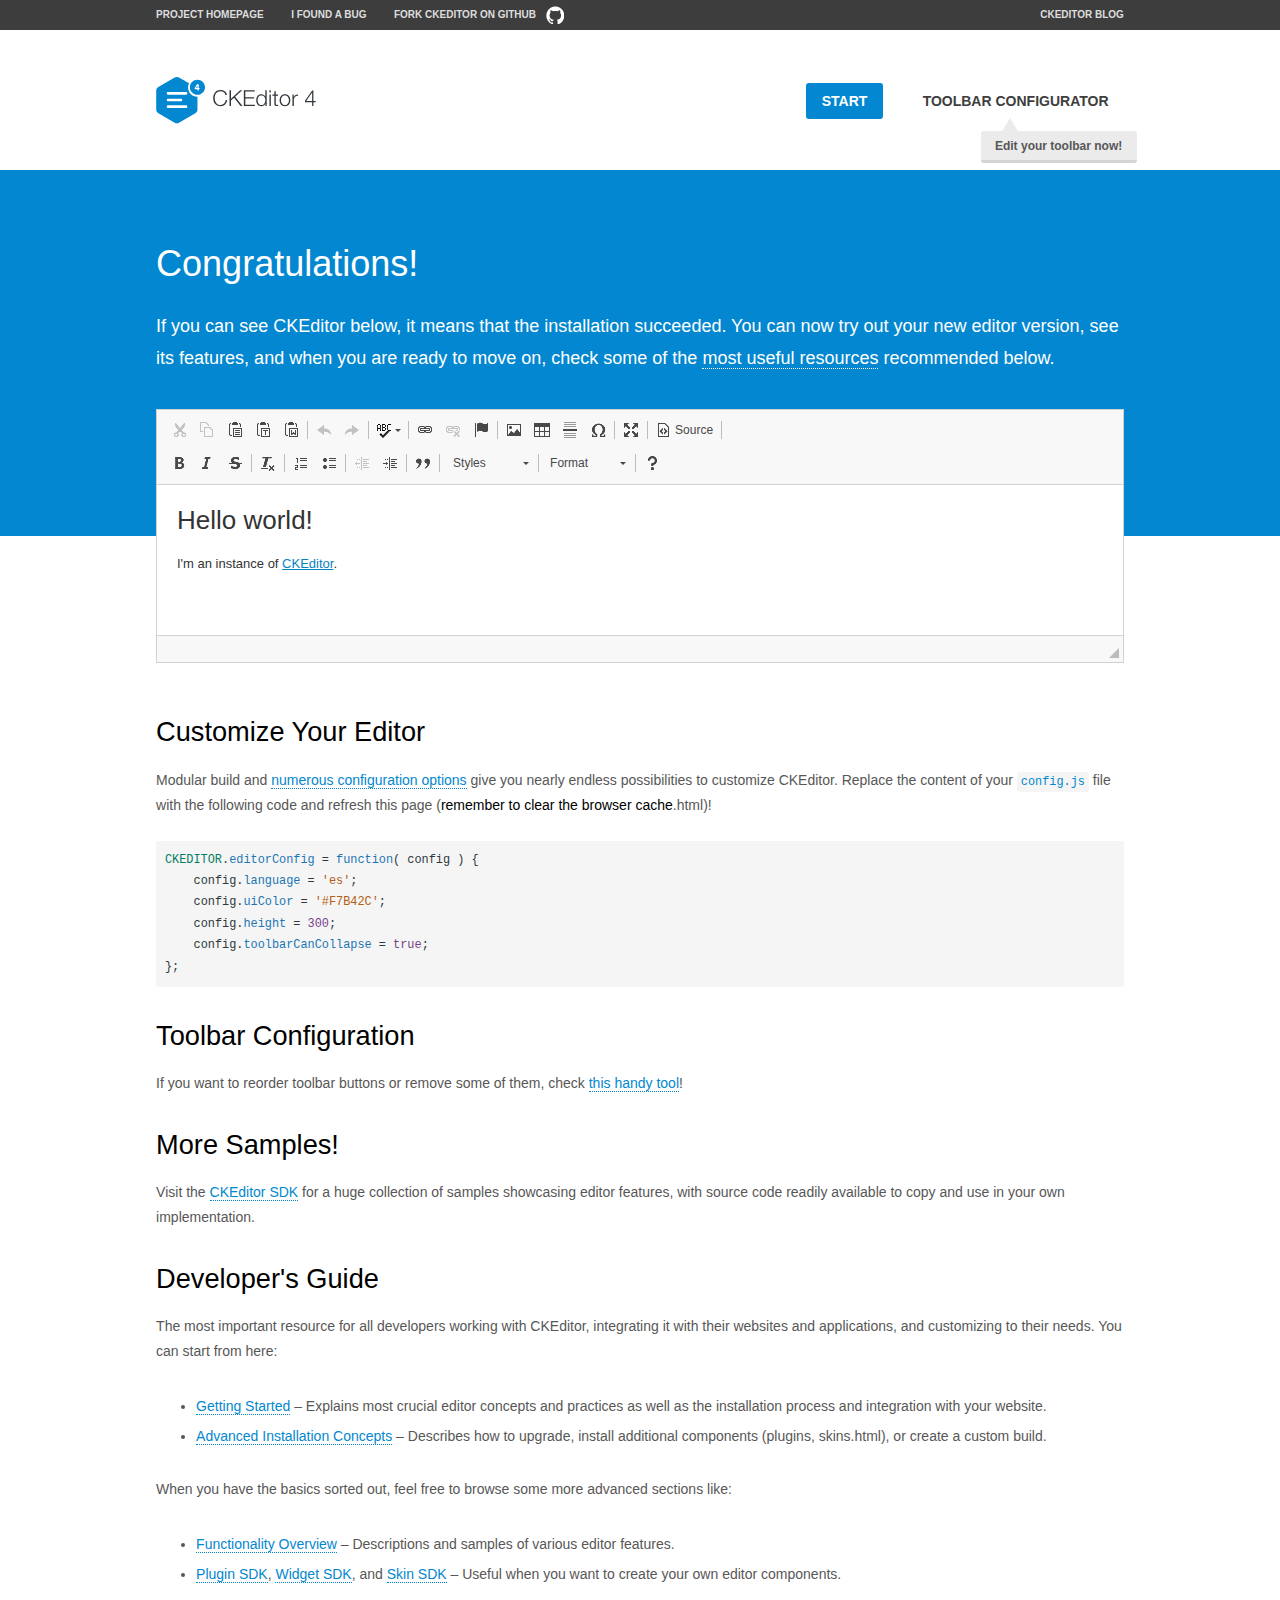
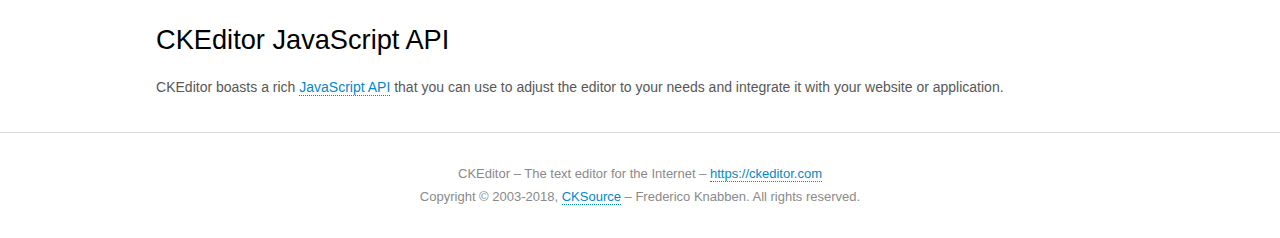
<file: Coding/UNIFY/src/main/webapp/ckeditor/samples/index.html>
<!DOCTYPE html>
<!--
Copyright (c) 2003-2018, CKSource - Frederico Knabben. All rights reserved.
For licensing, see LICENSE.md or https://ckeditor.com/legal/ckeditor-oss-license
-->
<html>
<head>
	<meta charset="utf-8">
	<title>CKEditor Sample</title>
	<script src="../ckeditor.js"></script>
	<script src="js/sample.js"></script>
	<link rel="stylesheet" href="css/samples.css">
	<link rel="stylesheet" href="toolbarconfigurator/lib/codemirror/neo.css">
</head>
<body id="main">

<nav class="navigation-a">
	<div class="grid-container">
		<ul class="navigation-a-left grid-width-70">
			<li><a href="https://ckeditor.com/ckeditor-4/">Project Homepage</a></li>
			<li><a href="https://github.com/ckeditor/ckeditor-dev/issues">I found a bug</a></li>
			<li><a href="https://github.com/ckeditor/ckeditor-dev" class="icon-pos-right icon-navigation-a-github">Fork CKEditor on GitHub</a></li>
		</ul>
		<ul class="navigation-a-right grid-width-30">
			<li><a href="https://ckeditor.com/blog/">CKEditor Blog</a></li>
		</ul>
	</div>
</nav>

<header class="header-a">
	<div class="grid-container">
		<h1 class="header-a-logo grid-width-30">
			<a href="index.html"><img src="img/logo.svg" onerror="this.src='img/logo.png'; this.onerror=null;" alt="CKEditor Sample"></a>
		</h1>

		<nav class="navigation-b grid-width-70">
			<ul>
				<li><a href="index.html" class="button-a button-a-background">Start</a></li>
				<li><a href="toolbarconfigurator/index.html" class="button-a">Toolbar configurator <span class="balloon-a balloon-a-nw">Edit your toolbar now!</span></a></li>
			</ul>
		</nav>
	</div>
</header>

<main>
	<div class="adjoined-top">
		<div class="grid-container">
			<div class="content grid-width-100">
				<h1>Congratulations!</h1>
				<p>
					If you can see CKEditor below, it means that the installation succeeded.
					You can now try out your new editor version, see its features, and when you are ready to move on, check some of the <a href="#sample-customize">most useful resources</a> recommended below.
				</p>
			</div>
		</div>
	</div>
	<div class="adjoined-bottom">
		<div class="grid-container">
			<div class="grid-width-100">
				<div id="editor">
					<h1>Hello world!</h1>
					<p>I'm an instance of <a href="https://ckeditor.com">CKEditor</a>.</p>
				</div>
			</div>
		</div>
	</div>

	<div class="grid-container">
		<div class="content grid-width-100">
			<section id="sample-customize">
				<h2>Customize Your Editor</h2>
				<p>Modular build and <a href="https://ckeditor.com/docs/ckeditor4/latest/guide/dev_configuration.html">numerous configuration options</a> give you nearly endless possibilities to customize CKEditor. Replace the content of your <code><a href="../config.js">config.js</a></code> file with the following code and refresh this page (<strong>remember to clear the browser cache</strong>.html)!</p>
		<pre class="cm-s-neo CodeMirror"><code><span style="padding-right: 0.1px;"><span class="cm-variable">CKEDITOR</span>.<span class="cm-property">editorConfig</span> <span class="cm-operator">=</span> <span class="cm-keyword">function</span>( <span class="cm-def">config</span> ) {</span>
<span style="padding-right: 0.1px;"><span class="cm-tab">	</span><span class="cm-variable-2">config</span>.<span class="cm-property">language</span> <span class="cm-operator">=</span> <span class="cm-string">'es'</span>;</span>
<span style="padding-right: 0.1px;"><span class="cm-tab">	</span><span class="cm-variable-2">config</span>.<span class="cm-property">uiColor</span> <span class="cm-operator">=</span> <span class="cm-string">'#F7B42C'</span>;</span>
<span style="padding-right: 0.1px;"><span class="cm-tab">	</span><span class="cm-variable-2">config</span>.<span class="cm-property">height</span> <span class="cm-operator">=</span> <span class="cm-number">300</span>;</span>
<span style="padding-right: 0.1px;"><span class="cm-tab">	</span><span class="cm-variable-2">config</span>.<span class="cm-property">toolbarCanCollapse</span> <span class="cm-operator">=</span> <span class="cm-atom">true</span>;</span>
<span style="padding-right: 0.1px;">};</span></code></pre>
			</section>

			<section>
				<h2>Toolbar Configuration</h2>
				<p>If you want to reorder toolbar buttons or remove some of them, check <a href="toolbarconfigurator/index.html">this handy tool</a>!</p>
			</section>

			<section>
				<h2>More Samples!</h2>
				<p>Visit the <a href="https://sdk.ckeditor.com">CKEditor SDK</a> for a huge collection of samples showcasing editor features, with source code readily available to copy and use in your own implementation.</p>
			</section>

			<section>
				<h2>Developer's Guide</h2>
				<p>The most important resource for all developers working with CKEditor, integrating it with their websites and applications, and customizing to their needs. You can start from here:</p>
				<ul>
					<li><a href="https://ckeditor.com/docs/ckeditor4/latest/guide/dev_installation.html">Getting Started</a> &ndash; Explains most crucial editor concepts and practices as well as the installation process and integration with your website.</li>
					<li><a href="https://ckeditor.com/docs/ckeditor4/latest/guide/dev_advanced_installation.html">Advanced Installation Concepts</a> &ndash; Describes how to upgrade, install additional components (plugins, skins.html), or create a custom build.</li>
				</ul>
					<p>When you have the basics sorted out, feel free to browse some more advanced sections like:</p>
				<ul>
					<li><a href="https://ckeditor.com/docs/ckeditor4/latest/guide/dev_features.html">Functionality Overview</a> &ndash; Descriptions and samples of various editor features.</li>
					<li><a href="https://ckeditor.com/docs/ckeditor4/latest/guide/plugin_sdk_intro.html">Plugin SDK</a>, <a href="https://ckeditor.com/docs/ckeditor4/latest/guide/widget_sdk_intro.html">Widget SDK</a>, and <a href="https://ckeditor.com/docs/ckeditor4/latest/guide/skin_sdk_intro.html">Skin SDK</a> &ndash; Useful when you want to create your own editor components.</li>
				</ul>
			</section>

			<section>
				<h2>CKEditor JavaScript API</h2>
				<p>CKEditor boasts a rich <a href="https://ckeditor.com/docs/ckeditor4/latest/api/index.html">JavaScript API</a> that you can use to adjust the editor to your needs and integrate it with your website or application.</p>
			</section>
		</div>
	</div>
</main>

<footer class="footer-a grid-container">
	<div class="grid-container">
		<p class="grid-width-100">
			CKEditor &ndash; The text editor for the Internet &ndash; <a class="samples" href="https://ckeditor.com/">https://ckeditor.com</a>
		</p>
		<p class="grid-width-100" id="copy">
			Copyright &copy; 2003-2018, <a class="samples" href="https://cksource.com/">CKSource</a> &ndash; Frederico Knabben. All rights reserved.
		</p>
	</div>
</footer>
<script>
	initSample();
</script>

</body>
</html>
</file>
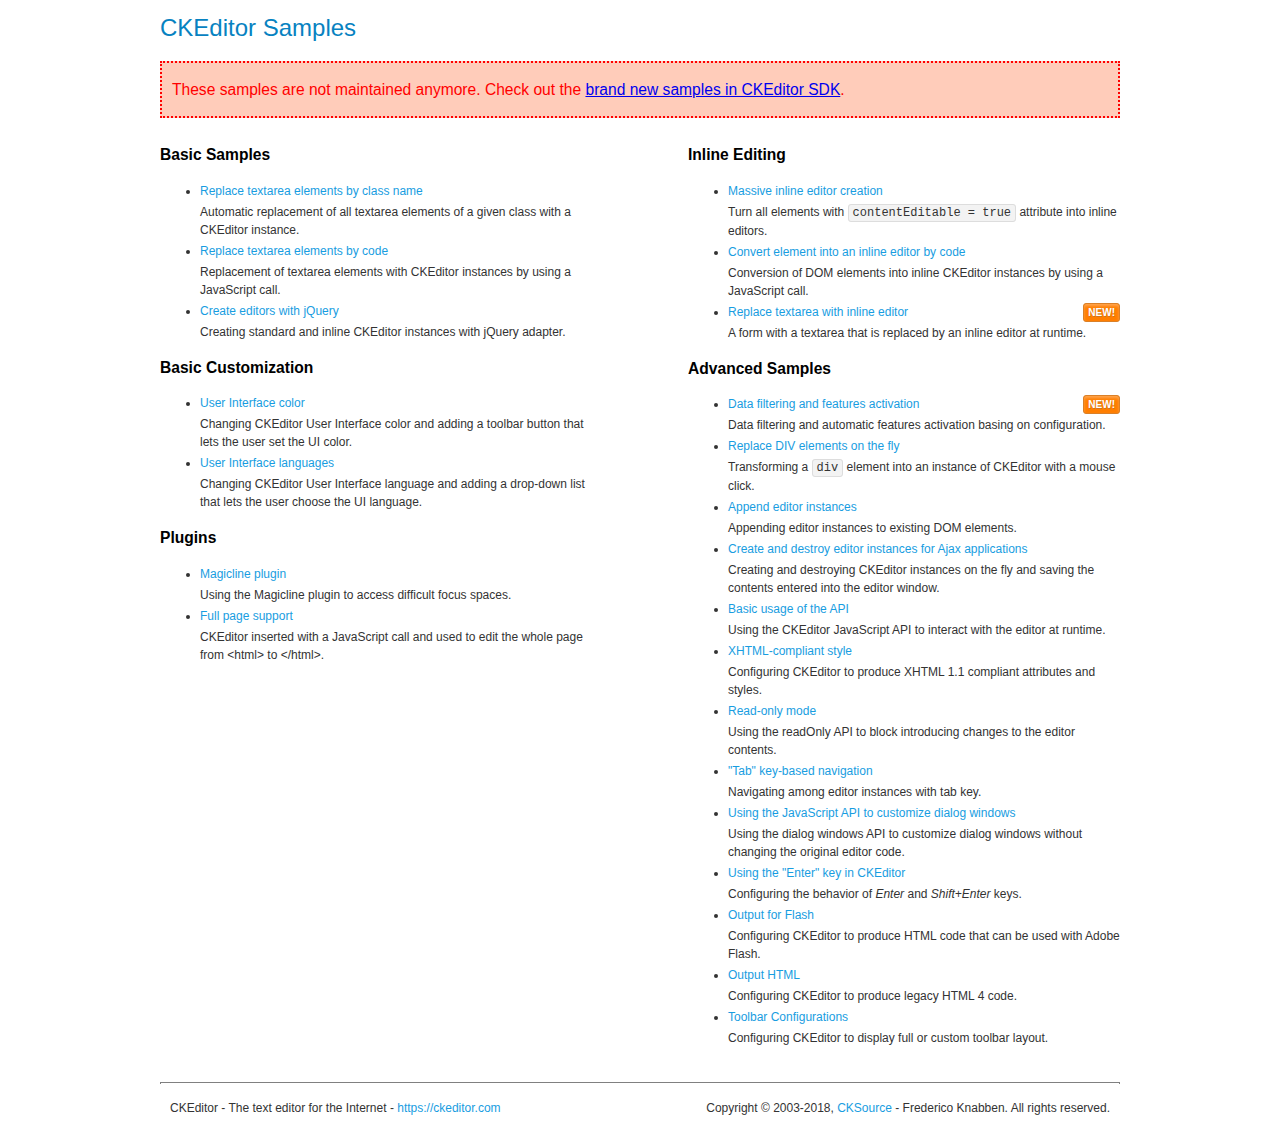
<file: Coding/UNIFY/src/main/webapp/ckeditor/samples/old/index.html>
<!DOCTYPE html>
<!--
Copyright (c) 2003-2018, CKSource - Frederico Knabben. All rights reserved.
For licensing, see LICENSE.md or https://ckeditor.com/legal/ckeditor-oss-license
-->
<html>
<head>
	<meta charset="utf-8">
	<title>CKEditor Samples</title>
	<link rel="stylesheet" href="sample.css">
</head>
<body>
	<h1 class="samples">
		CKEditor Samples
	</h1>
	<div class="warning deprecated">
		These samples are not maintained anymore. Check out the <a href="https://sdk.ckeditor.com/">brand new samples in CKEditor SDK</a>.
	</div>
	<div class="twoColumns">
		<div class="twoColumnsLeft">
			<h2 class="samples">
				Basic Samples
			</h2>
			<dl class="samples">
				<dt><a class="samples" href="replacebyclass.html">Replace textarea elements by class name</a></dt>
				<dd>Automatic replacement of all textarea elements of a given class with a CKEditor instance.</dd>

				<dt><a class="samples" href="replacebycode.html">Replace textarea elements by code</a></dt>
				<dd>Replacement of textarea elements with CKEditor instances by using a JavaScript call.</dd>

				<dt><a class="samples" href="jquery.html">Create editors with jQuery</a></dt>
				<dd>Creating standard and inline CKEditor instances with jQuery adapter.</dd>
			</dl>

			<h2 class="samples">
				Basic Customization
			</h2>
			<dl class="samples">
				<dt><a class="samples" href="uicolor.html">User Interface color</a></dt>
				<dd>Changing CKEditor User Interface color and adding a toolbar button that lets the user set the UI color.</dd>

				<dt><a class="samples" href="uilanguages.html">User Interface languages</a></dt>
				<dd>Changing CKEditor User Interface language and adding a drop-down list that lets the user choose the UI language.</dd>
			</dl>


			<h2 class="samples">Plugins</h2>
<dl class="samples">
<dt><a class="samples" href="magicline/magicline.html">Magicline plugin</a></dt>
<dd>Using the Magicline plugin to access difficult focus spaces.</dd>

<dt><a class="samples" href="wysiwygarea/fullpage.html">Full page support</a></dt>
<dd>CKEditor inserted with a JavaScript call and used to edit the whole page from &lt;html&gt; to &lt;/html&gt;.</dd>
</dl>
		</div>
		<div class="twoColumnsRight">
			<h2 class="samples">
				Inline Editing
			</h2>
			<dl class="samples">
				<dt><a class="samples" href="inlineall.html">Massive inline editor creation</a></dt>
				<dd>Turn all elements with <code>contentEditable = true</code> attribute into inline editors.</dd>

				<dt><a class="samples" href="inlinebycode.html">Convert element into an inline editor by code</a></dt>
				<dd>Conversion of DOM elements into inline CKEditor instances by using a JavaScript call.</dd>

				<dt><a class="samples" href="inlinetextarea.html">Replace textarea with inline editor</a> <span class="new">New!</span></dt>
				<dd>A form with a textarea that is replaced by an inline editor at runtime.</dd>

				
			</dl>

			<h2 class="samples">
				Advanced Samples
			</h2>
			<dl class="samples">
				<dt><a class="samples" href="datafiltering.html">Data filtering and features activation</a> <span class="new">New!</span></dt>
				<dd>Data filtering and automatic features activation basing on configuration.</dd>

				<dt><a class="samples" href="divreplace.html">Replace DIV elements on the fly</a></dt>
				<dd>Transforming a <code>div</code> element into an instance of CKEditor with a mouse click.</dd>

				<dt><a class="samples" href="appendto.html">Append editor instances</a></dt>
				<dd>Appending editor instances to existing DOM elements.</dd>

				<dt><a class="samples" href="ajax.html">Create and destroy editor instances for Ajax applications</a></dt>
				<dd>Creating and destroying CKEditor instances on the fly and saving the contents entered into the editor window.</dd>

				<dt><a class="samples" href="api.html">Basic usage of the API</a></dt>
				<dd>Using the CKEditor JavaScript API to interact with the editor at runtime.</dd>

				<dt><a class="samples" href="xhtmlstyle.html">XHTML-compliant style</a></dt>
				<dd>Configuring CKEditor to produce XHTML 1.1 compliant attributes and styles.</dd>

				<dt><a class="samples" href="readonly.html">Read-only mode</a></dt>
				<dd>Using the readOnly API to block introducing changes to the editor contents.</dd>

				<dt><a class="samples" href="tabindex.html">"Tab" key-based navigation</a></dt>
				<dd>Navigating among editor instances with tab key.</dd>


				
<dt><a class="samples" href="dialog/dialog.html">Using the JavaScript API to customize dialog windows</a></dt>
<dd>Using the dialog windows API to customize dialog windows without changing the original editor code.</dd>

<dt><a class="samples" href="enterkey/enterkey.html">Using the &quot;Enter&quot; key in CKEditor</a></dt>
<dd>Configuring the behavior of <em>Enter</em> and <em>Shift+Enter</em> keys.</dd>

<dt><a class="samples" href="htmlwriter/outputforflash.html">Output for Flash</a></dt>
<dd>Configuring CKEditor to produce HTML code that can be used with Adobe Flash.</dd>

<dt><a class="samples" href="htmlwriter/outputhtml.html">Output HTML</a></dt>
<dd>Configuring CKEditor to produce legacy HTML 4 code.</dd>

<dt><a class="samples" href="toolbar/toolbar.html">Toolbar Configurations</a></dt>
<dd>Configuring CKEditor to display full or custom toolbar layout.</dd>

			</dl>
		</div>
	</div>
	<div id="footer">
		<hr>
		<p>
			CKEditor - The text editor for the Internet - <a class="samples" href="https://ckeditor.com/">https://ckeditor.com</a>
		</p>
		<p id="copy">
			Copyright &copy; 2003-2018, <a class="samples" href="https://cksource.com/">CKSource</a> - Frederico Knabben. All rights reserved.
		</p>
	</div>
</body>
</html>
</file>
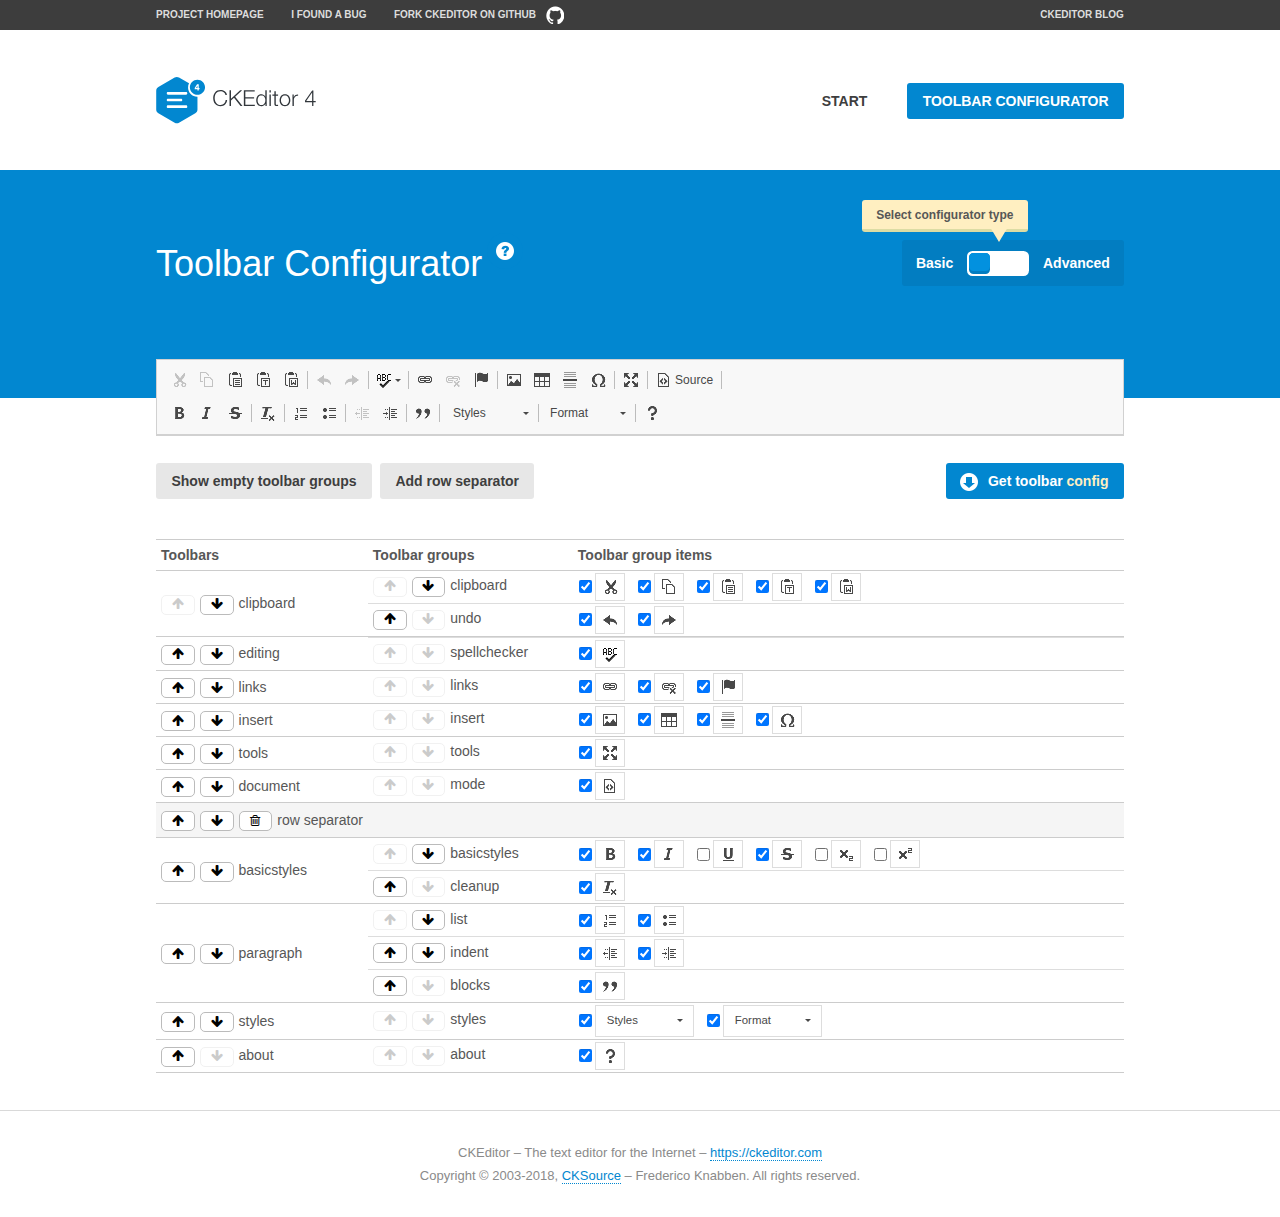
<file: Coding/UNIFY/src/main/webapp/ckeditor/samples/toolbarconfigurator/index.html>
<!DOCTYPE html>
<!--
Copyright (c) 2003-2018, CKSource - Frederico Knabben. All rights reserved.
For licensing, see LICENSE.md or https://ckeditor.com/legal/ckeditor-oss-license
-->
<!--[if IE 8]><html class="ie8"><![endif]-->
<!--[if gt IE 8]><html><![endif]-->
<!--[if !IE]><!--><html><!--<![endif]-->
<head>
	<meta charset="utf-8">
	<title>Toolbar Configurator</title>
	<script src="../../ckeditor.js"></script>
	<script>
		if ( CKEDITOR.env.ie && CKEDITOR.env.version < 9 )
			CKEDITOR.tools.enableHtml5Elements( document );
	</script>
	<link rel="stylesheet" href="lib/codemirror/codemirror.css">
	<link rel="stylesheet" href="lib/codemirror/show-hint.css">
	<link rel="stylesheet" href="lib/codemirror/neo.css">
	<link rel="stylesheet" href="css/fontello.css">
	<link rel="stylesheet" href="../css/samples.css">
</head>
<body id="toolbar">

<nav class="navigation-a">
	<div class="grid-container">
		<ul class="navigation-a-left grid-width-70">
			<li><a href="https://ckeditor.com/ckeditor-4/">Project Homepage</a></li>
			<li><a href="https://github.com/ckeditor/ckeditor-dev/issues">I found a bug</a></li>
			<li><a href="https://github.com/ckeditor/ckeditor-dev" class="icon-pos-right icon-navigation-a-github">Fork CKEditor on GitHub</a></li>
		</ul>
		<ul class="navigation-a-right grid-width-30">
			<li><a href="https://ckeditor.com/blog/">CKEditor Blog</a></li>
		</ul>
	</div>
</nav>

<header class="header-a">
	<div class="grid-container">
		<h1 class="header-a-logo grid-width-30">
			<a href="../index.html"><img src="../img/logo.svg" onerror="this.src='../img/logo.png'; this.onerror=null;" alt="CKEditor Logo"></a>
		</h1>
		<nav class="navigation-b grid-width-70">
			<ul>
				<li><a href="../index.html"  class="button-a">Start</a></li>
				<li><a href="index.html"  class="button-a button-a-background">Toolbar configurator</a></li>
			</ul>
		</nav>
	</div>
</header>

<main>
	<div class="adjoined-top">
		<div class="grid-container">
			<div class="content grid-width-100">
				<div class="grid-container-nested">
					<h1 class="grid-width-60">
						Toolbar Configurator
						<a href="#help-content" type="button" title="Configurator help" id="help" class="button-a button-a-background button-a-no-text icon-pos-left icon-question-mark">Help</a>
					</h1>

					<div class="grid-width-40 grid-switch-magic">
						<div class="switch">
							<span class="balloon-a balloon-a-se">Select configurator type</span>
							<input type="radio" name="radio" data-num="1" id="radio-basic" />
							<input type="radio" name="radio" data-num="2" id="radio-advanced" />
							<label data-for="1" for="radio-basic">Basic</label>
							<span class="switch-inner">
								<span class="handler"></span>
							</span>
							<label data-for="2" for="radio-advanced">Advanced</label>
						</div>
					</div>
				</div>
			</div>
		</div>
	</div>
	<div class="adjoined-bottom">
		<div class="grid-container">
			<div class="grid-width-100">
				<div class="editors-container">
					<div id="editor-basic"></div>
					<div id="editor-advanced"></div>
				</div>
			</div>
		</div>
	</div>

	<div class="grid-container configurator">
		<div class="content grid-width-100">
			<div class="configurator">
				<div>
					<div id="toolbarModifierWrapper"></div>
				</div>
			</div>
		</div>
	</div>

	<div id="help-content">
		<div class="grid-container">
			<div class="grid-width-100">
				<h2>What Am I Doing Here?</h2>

				<div class="grid-container grid-container-nested">
					<div class="basic">
						<div class="grid-width-50">
							<p>Arrange <a href="https://ckeditor.com/docs/ckeditor4/latest/api/CKEDITOR_config.html#cfg-toolbarGroups">toolbar groups</a>, toggle <a href="https://ckeditor.com/docs/ckeditor4/latest/api/CKEDITOR_config.html#cfg-removeButtons">button visibility</a> according to your needs and get your toolbar configuration.</p>
							<p>You can replace the content of the <a href="../../config.js"><code>config.js</code></a> file with the generated configuration. If you already set some configuration options you will need to merge both configurations.</p>
						</div>
						<div class="grid-width-50">
							<p>Read more about different ways of <a href="https://ckeditor.com/docs/ckeditor4/latest/guide/dev_configuration.html">setting configuration</a> and do not forget about <strong>clearing browser cache</strong>.</p>
							<p>Arranging toolbar groups is the recommended way of configuring the toolbar, but if you need more freedom you can use the <a href="#advanced">advanced configurator</a>.</p>
						</div>
					</div>
					<div class="advanced" style="display: none;">
						<div class="grid-width-50">
							<p>With this code editor you can edit your <a href="https://ckeditor.com/docs/ckeditor4/latest/api/CKEDITOR_config.html#cfg-toolbar">toolbar configuration</a> live.</p>
							<p>You can replace the content of the <a href="../../config.js"><code>config.js</code></a> file with the generated configuration. If you already set some configuration options you will need to merge both configurations.</p>
						</div>
						<div class="grid-width-50">
							<p>Read more about different ways of <a href="https://ckeditor.com/docs/ckeditor4/latest/guide/dev_configuration.html">setting configuration</a> and do not forget about <strong>clearing browser cache</strong>.</p>
						</div>
					</div>
				</div>

				<p class="grid-container grid-container-nested">
					<button type="button" class="help-content-close grid-width-100 button-a button-a-background">Got it. Let's play!</button>
				</p>
			</div>
		</div>
	</div>
</main>

<footer class="footer-a grid-container">
	<p class="grid-width-100">
		CKEditor &ndash; The text editor for the Internet &ndash; <a class="samples" href="https://ckeditor.com/">https://ckeditor.com</a>
	</p>
	<p class="grid-width-100" id="copy">
		Copyright &copy; 2003-2018, <a class="samples" href="https://cksource.com/">CKSource</a> &ndash; Frederico Knabben. All rights reserved.
	</p>
</footer>

<script src="lib/codemirror/codemirror.js"></script>
<script src="lib/codemirror/javascript.js"></script>
<script src="lib/codemirror/show-hint.js"></script>

<script src="js/fulltoolbareditor.js"></script>
<script src="js/abstracttoolbarmodifier.js"></script>
<script src="js/toolbarmodifier.js"></script>
<script src="js/toolbartextmodifier.js"></script>
<script src="../js/sf.js"></script>

<script>
	( function() {
		'use strict';

		var mode = ( window.location.hash.substr( 1 ) === 'advanced' ) ? 'advanced' : 'basic',
			configuratorSection = CKEDITOR.document.findOne( 'main > .grid-container.configurator' ),
			basicInstruction = CKEDITOR.document.findOne( '#help-content .basic' ),
			advancedInstruction = CKEDITOR.document.findOne( '#help-content .advanced' ),

			// Configurator mode switcher.
			modeSwitchBasic = CKEDITOR.document.getById( 'radio-basic' ),
			modeSwitchAdvanced = CKEDITOR.document.getById( 'radio-advanced' );

		// Initial setup
		function updateSwitcher() {
			if ( mode === 'advanced' ) {
				modeSwitchAdvanced.$.checked = true;
			} else {
				modeSwitchBasic.$.checked = true;
			}
		}

		updateSwitcher();

		CKEDITOR.document.getWindow().on( 'hashchange', function( e ) {
			var hash = window.location.hash.substr( 1 );
			if ( !( hash === 'advanced' || hash === 'basic' ) ) {
				return;
			}
			mode = hash;
			onToolbarsDone( mode );
		} );

		CKEDITOR.document.getWindow().on( 'resize', function() {
			updateToolbar( ( mode === 'basic' ? toolbarModifier : toolbarTextModifier )[ 'editorInstance' ] );
		} );

		function onRefresh( modifier ) {
			modifier = modifier || this;

			if ( mode === 'basic' && modifier instanceof ToolbarConfigurator.ToolbarTextModifier ) {
				return;
			}

			// CodeMirror container becomes visible, so we need to refresh and to avoid rendering problems.
			if ( mode === 'advanced' && modifier instanceof ToolbarConfigurator.ToolbarTextModifier ) {
				modifier.codeContainer.refresh();
			}

			updateToolbar( modifier.editorInstance );
		}

		function updateToolbar( editor ) {
			var editorContainer = editor.container;

			// Not always editor is loaded.
			if ( !editorContainer ) {
				return;
			}

			var displayStyle = editorContainer.getStyle( 'display' );

			editorContainer.setStyle( 'display', 'block' );

			var newHeight = editorContainer.getSize( 'height' );

			var newMarginTop = parseInt( editorContainer.getComputedStyle( 'margin-top' ), 10 );
			newMarginTop = ( isNaN( newMarginTop ) ? 0 : Number( newMarginTop ) );

			var newMarginBottom = parseInt( editorContainer.getComputedStyle( 'margin-bottom' ), 10 );
			newMarginBottom = ( isNaN( newMarginBottom ) ? 0 : Number( newMarginBottom ) );

			var result = newHeight + newMarginTop + newMarginBottom;

			editorContainer.setStyle( 'display', displayStyle );

			editor.container.getAscendant( 'div' ).setStyle( 'height', result + 'px' );
		}

		var toolbarModifier = new ToolbarConfigurator.ToolbarModifier( 'editor-basic' );

		var done = 0;
		toolbarModifier.init( onToolbarInit );
		toolbarModifier.onRefresh = onRefresh;

		CKEDITOR.document.getById( 'toolbarModifierWrapper' ).append( toolbarModifier.mainContainer );

		var toolbarTextModifier = new ToolbarConfigurator.ToolbarTextModifier( 'editor-advanced' );
		toolbarTextModifier.init( onToolbarInit );
		toolbarTextModifier.onRefresh = onRefresh;

		function onToolbarInit() {
			if ( ++done === 2 ) {
				onToolbarsDone();

				positionSticky.watch( CKEDITOR.document.findOne( '.toolbar' ), function() {
					return mode === 'advanced';
				} );
			}
		}

		function onToolbarsDone() {
			if ( mode === 'basic' ) {
				toggleModeBasic( false );
			} else {
				toggleModeAdvanced( false );
			}

			updateSwitcher();

			setTimeout( function() {
				CKEDITOR.document.findOne( '.editors-container' ).addClass( 'active' );
				CKEDITOR.document.findOne( '#toolbarModifierWrapper' ).addClass( 'active' );
			}, 200 );
		}

		CKEDITOR.document.getById( 'toolbarModifierWrapper' ).append( toolbarTextModifier.mainContainer );

		function toogleModeSwitch( onElement, offElement, onModifier, offModifier ) {
			onElement.addClass( 'fancy-button-active' );
			offElement.removeClass( 'fancy-button-active' );

			onModifier.showUI();
			offModifier.hideUI();
		}

		function toggleModeBasic( callOnRefresh ) {
			callOnRefresh = ( callOnRefresh !== false );
			mode = 'basic';
			window.location.hash = '#basic';
			toogleModeSwitch( modeSwitchBasic, modeSwitchAdvanced, toolbarModifier, toolbarTextModifier );

			configuratorSection.removeClass( 'freed-width' );
			basicInstruction.show();
			advancedInstruction.hide();

			callOnRefresh && onRefresh( toolbarModifier );
		}

		function toggleModeAdvanced( callOnRefresh ) {
			callOnRefresh = ( callOnRefresh !== false );
			mode = 'advanced';
			window.location.hash = '#advanced';
			toogleModeSwitch( modeSwitchAdvanced, modeSwitchBasic, toolbarTextModifier, toolbarModifier );

			configuratorSection.addClass( 'freed-width' );
			advancedInstruction.show();
			basicInstruction.hide();

			callOnRefresh && onRefresh( toolbarTextModifier );
		}

		modeSwitchBasic.on( 'click', toggleModeBasic );
		modeSwitchAdvanced.on( 'click', toggleModeAdvanced );

		//
		// Position:sticky for the toolbar.
		//

		// Will make elements behave like they were styled with position:sticky.
		var positionSticky = {
			// Store object: {
			// 		element: CKEDITOR.dom.element, // Element which will float.
			// 		placeholder: CKEDITOR.dom.element, // Placeholder which is place to prevent page bounce.
			// 		isFixed: boolean // Whether element float now.
			// }
			watched: [],

			active: [],

			staticContainer: null,

			init: function() {
				var element = CKEDITOR.dom.element.createFromHtml(
					'<div class="staticContainer">' +
						'<div class="grid-container" >' +
							'<div class="grid-width-100">' +
								'<div class="inner"></div>' +
							'</div>' +
						'</div>' +
					'</div>' );

				this.staticContainer = element.findOne( '.inner' );

				CKEDITOR.document.getBody().append( element );
			},

			watch: function( element, preventFunc ) {
				this.watched.push( {
					element: element,
					placeholder: new CKEDITOR.dom.element( 'div' ),
					isFixed: false,
					preventFunc: preventFunc
				} );
			},

			checkAll: function() {
				for ( var i = 0; i < this.watched.length; i++ ) {
					this.check( this.watched[ i ] );
				}
			},

			check: function( element ) {
				var isFixed = element.isFixed;
				var shouldBeFixed = this.shouldBeFixed( element );

				// Nothing to be done.
				if ( isFixed === shouldBeFixed ) {
					return;
				}

				var placeholder = element.placeholder;

				if ( isFixed ) {
					// Unfixing.

					element.element.insertBefore( placeholder );
					placeholder.remove();

					element.element.removeStyle( 'margin' );

					this.active.splice( CKEDITOR.tools.indexOf( this.active, element ), 1 );

				} else {
					// Fixing.
					placeholder.setStyle( 'width', element.element.getSize( 'width' ) + 'px' );
					placeholder.setStyle( 'height', element.element.getSize( 'height' ) + 'px' );
					placeholder.setStyle( 'margin-bottom', element.element.getComputedStyle( 'margin-bottom' ) );
					placeholder.setStyle( 'display', element.element.getComputedStyle( 'display' ) );
					placeholder.insertAfter( element.element );

					this.staticContainer.append( element.element );

					this.active.push( element );
				}

				element.isFixed = !element.isFixed;
			},

			shouldBeFixed: function( element ) {
				if ( element.preventFunc && element.preventFunc() ) {
					return false;
				}

				// If element is already fixed we are checking it's placeholder.
				var related = ( element.isFixed ? element.placeholder : element.element ),
					clientRect = related.$.getBoundingClientRect(),
					staticHeight = this.staticContainer.getSize('height' ),
					elemHeight = element.element.getSize( 'height' );

				if ( element.isFixed ) {
					return ( clientRect.top + elemHeight < staticHeight );
				} else {
					return ( clientRect.top < staticHeight );
				}
			}
		};

		positionSticky.init();

		CKEDITOR.document.getWindow().on( 'scroll',
			new CKEDITOR.tools.eventsBuffer( 100, positionSticky.checkAll, positionSticky ).input
		);

		// Make the toolbar sticky.
		positionSticky.watch( CKEDITOR.document.findOne( '.editors-container' ) );

		// Help button and help-content.
		( function() {
			var helpButton = CKEDITOR.document.getById( 'help' ),
				helpContent = CKEDITOR.document.getById( 'help-content' );

			// Don't show help button on IE8 because it's unsupported by Pico Modal.
			if ( CKEDITOR.env.ie && CKEDITOR.env.version == 8 ) {
				helpButton.hide();
			} else {
				// Display help modal when the button is clicked.
				helpButton.on( 'click', function( evt ) {
					SF.modal( {
						// Clone modal content from DOM.
						content: helpContent.getHtml(),

						afterCreate: function( modal ) {
							// Enable modal content button to close the modal.
							new CKEDITOR.dom.element( modal.modalElem() ).findOne( '.help-content-close' ).once( 'click', modal.close );
						}
					} ).show();
				} );
			}
		} )();
	} )();
</script>
</body>
</html>
</file>
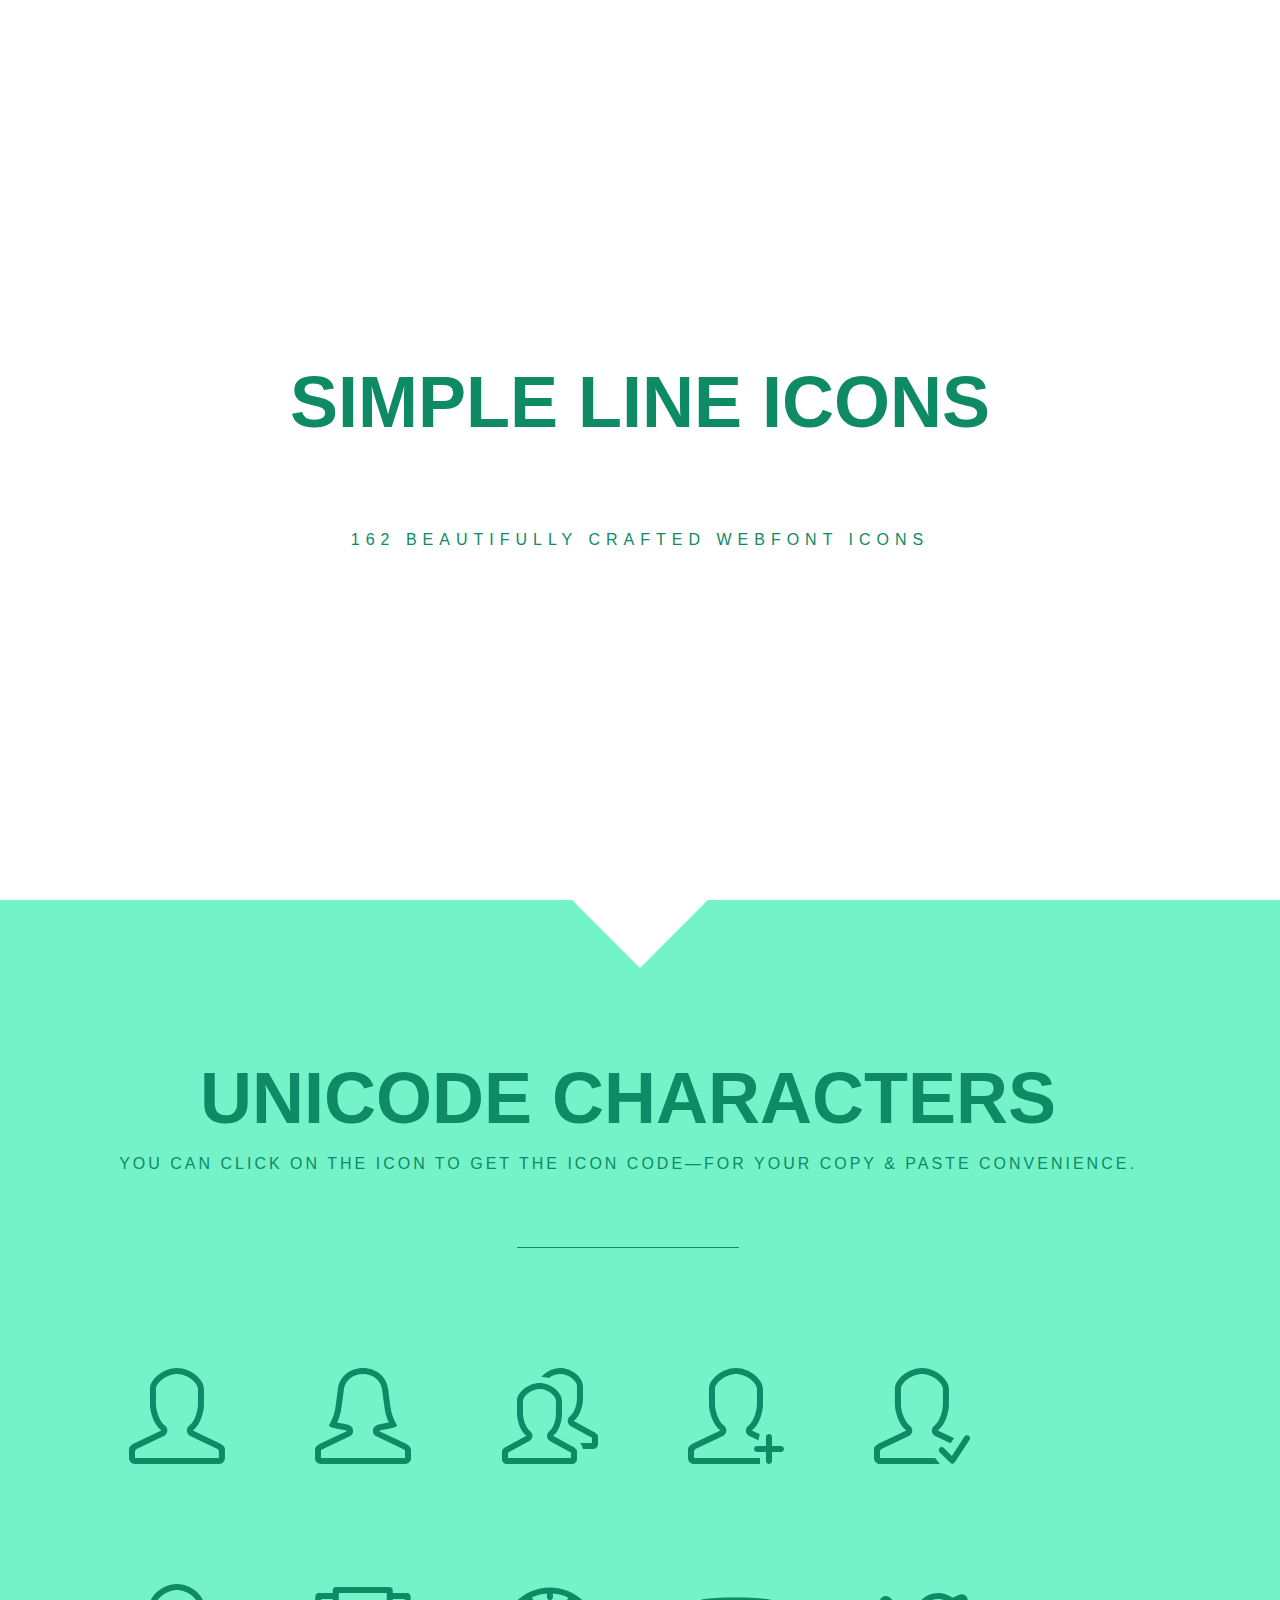
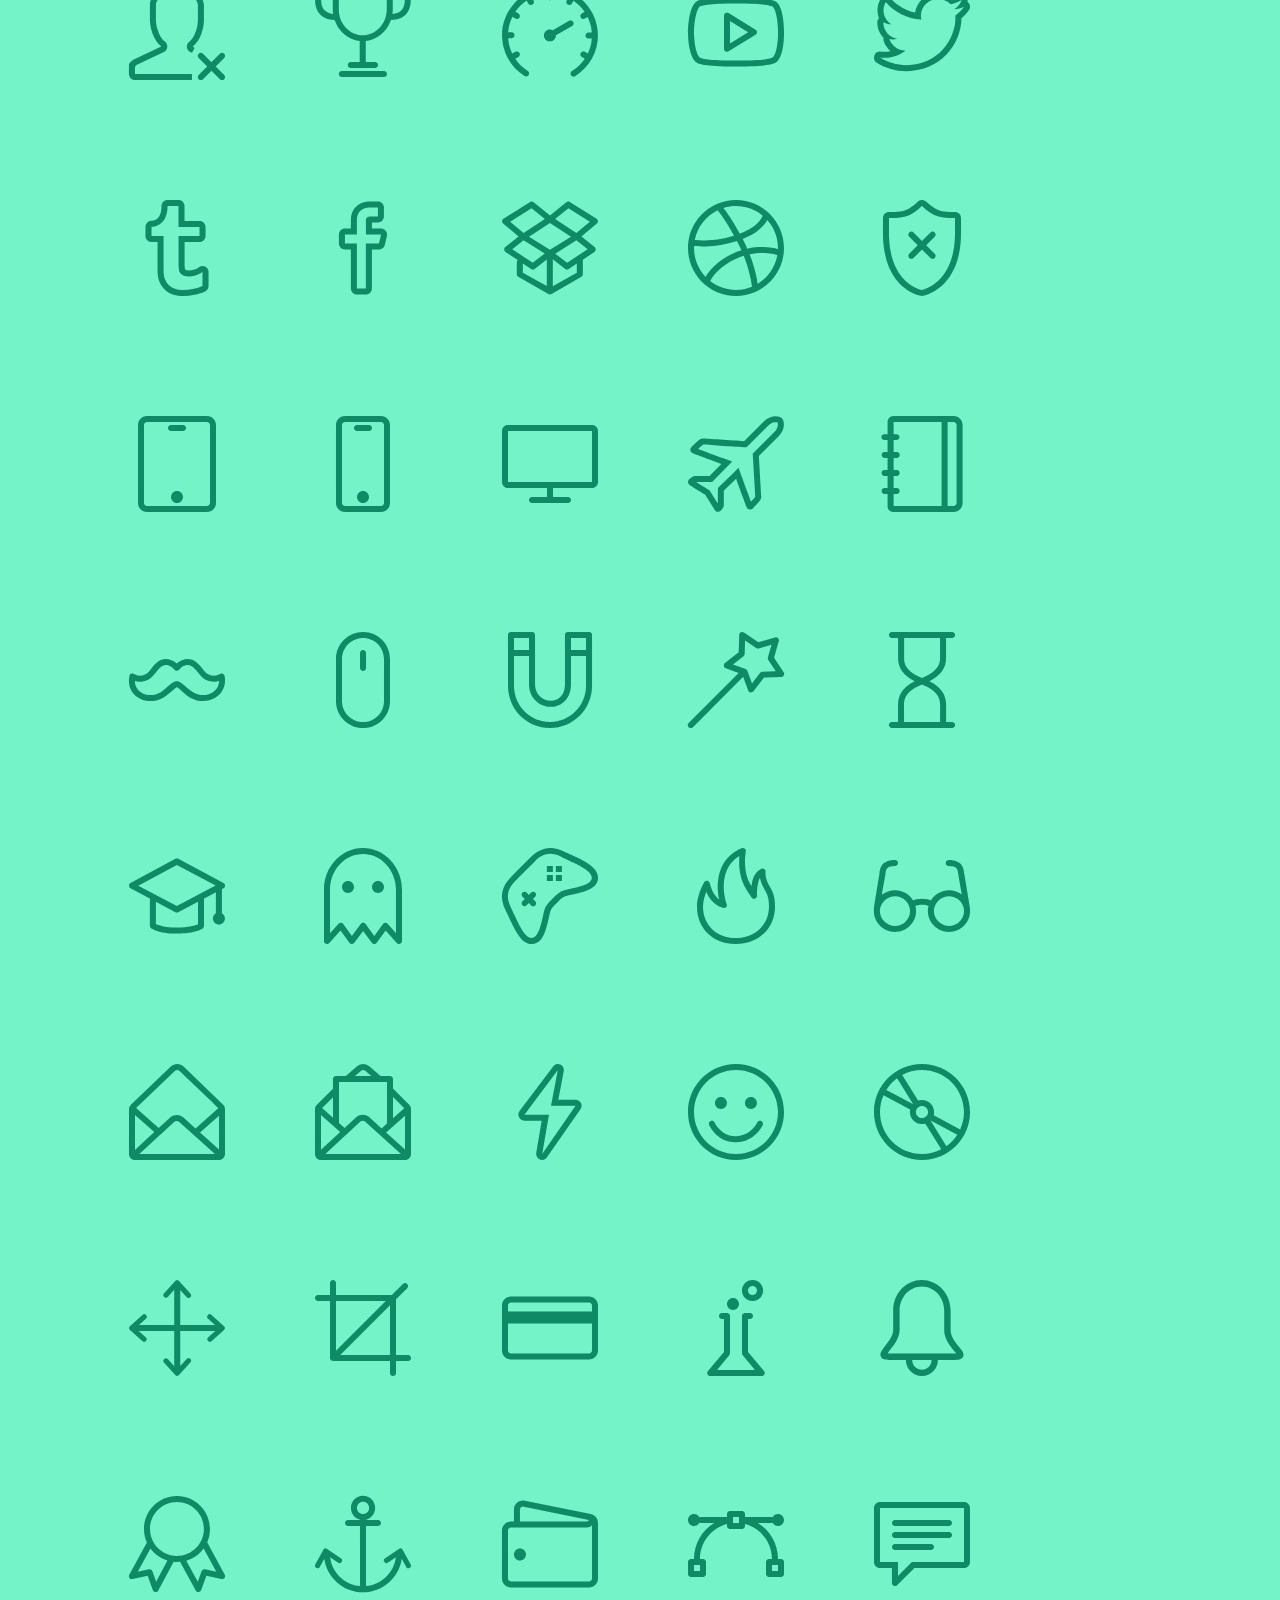
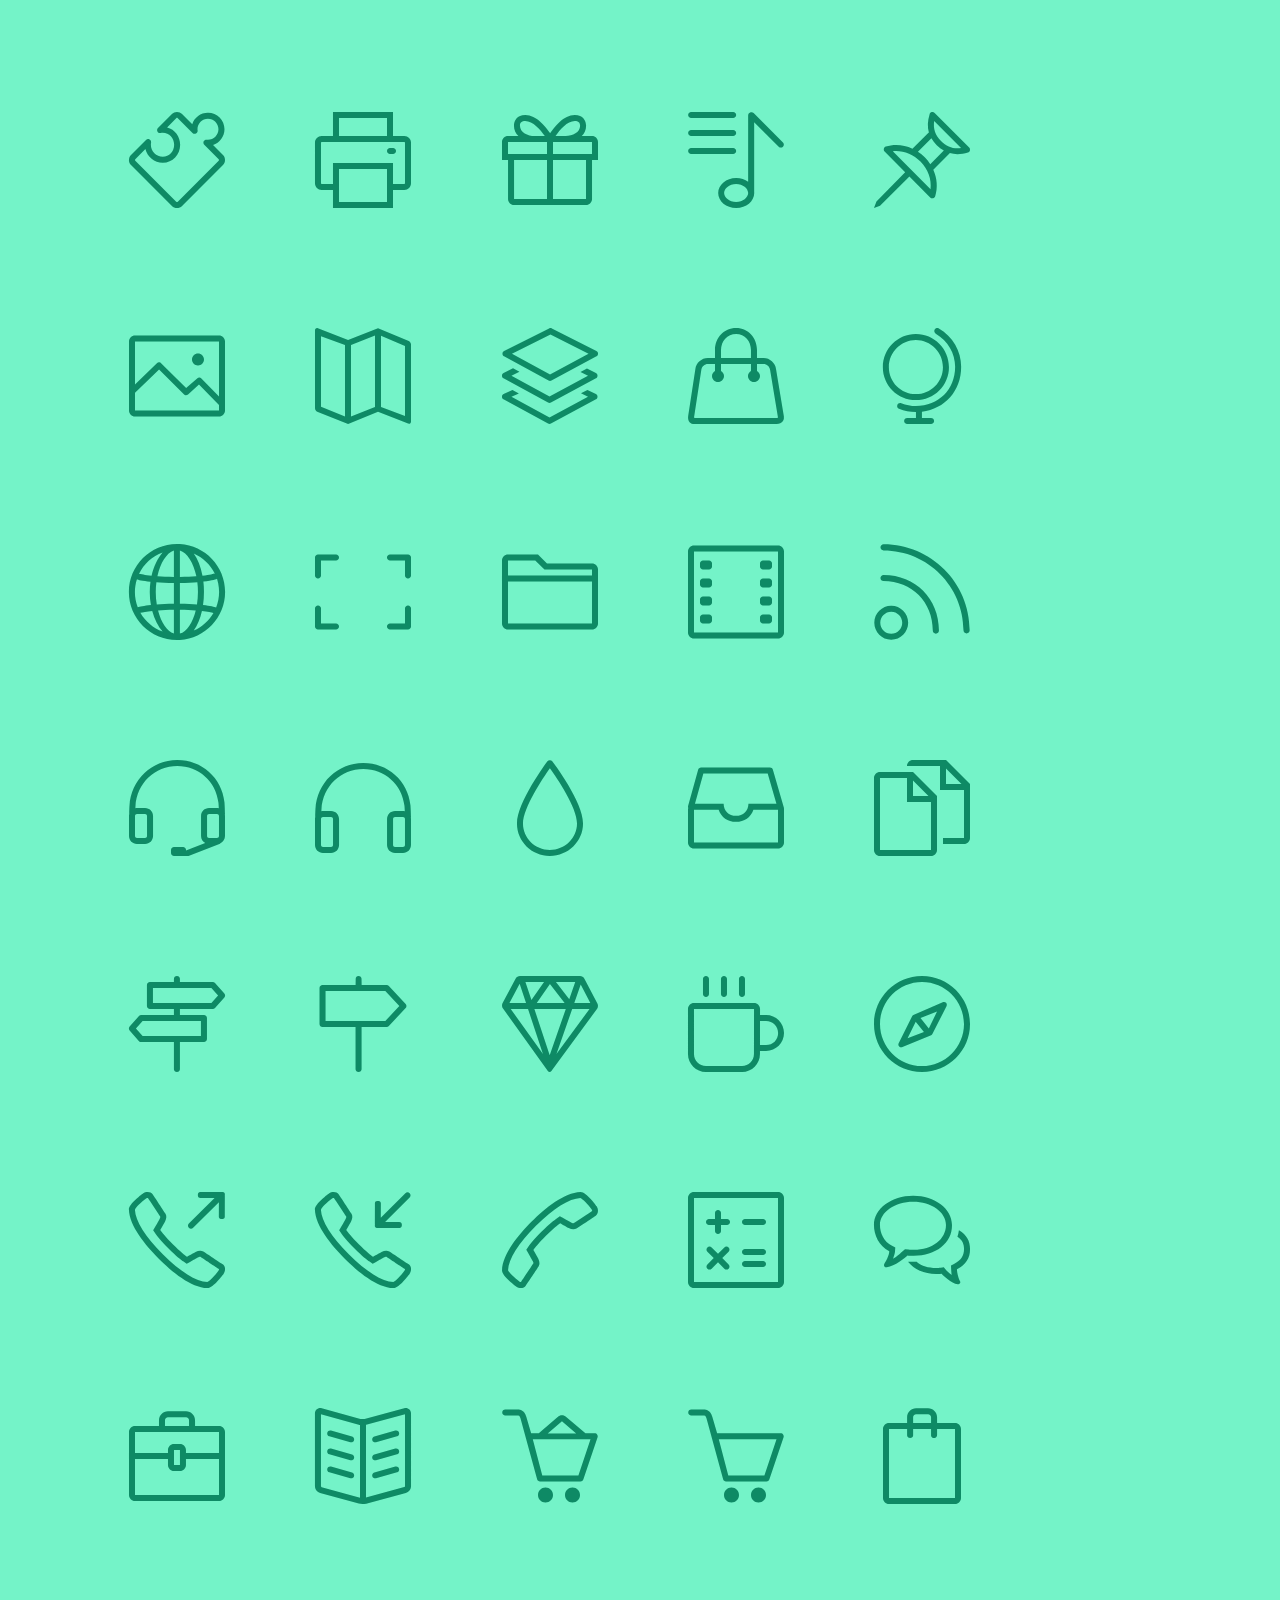
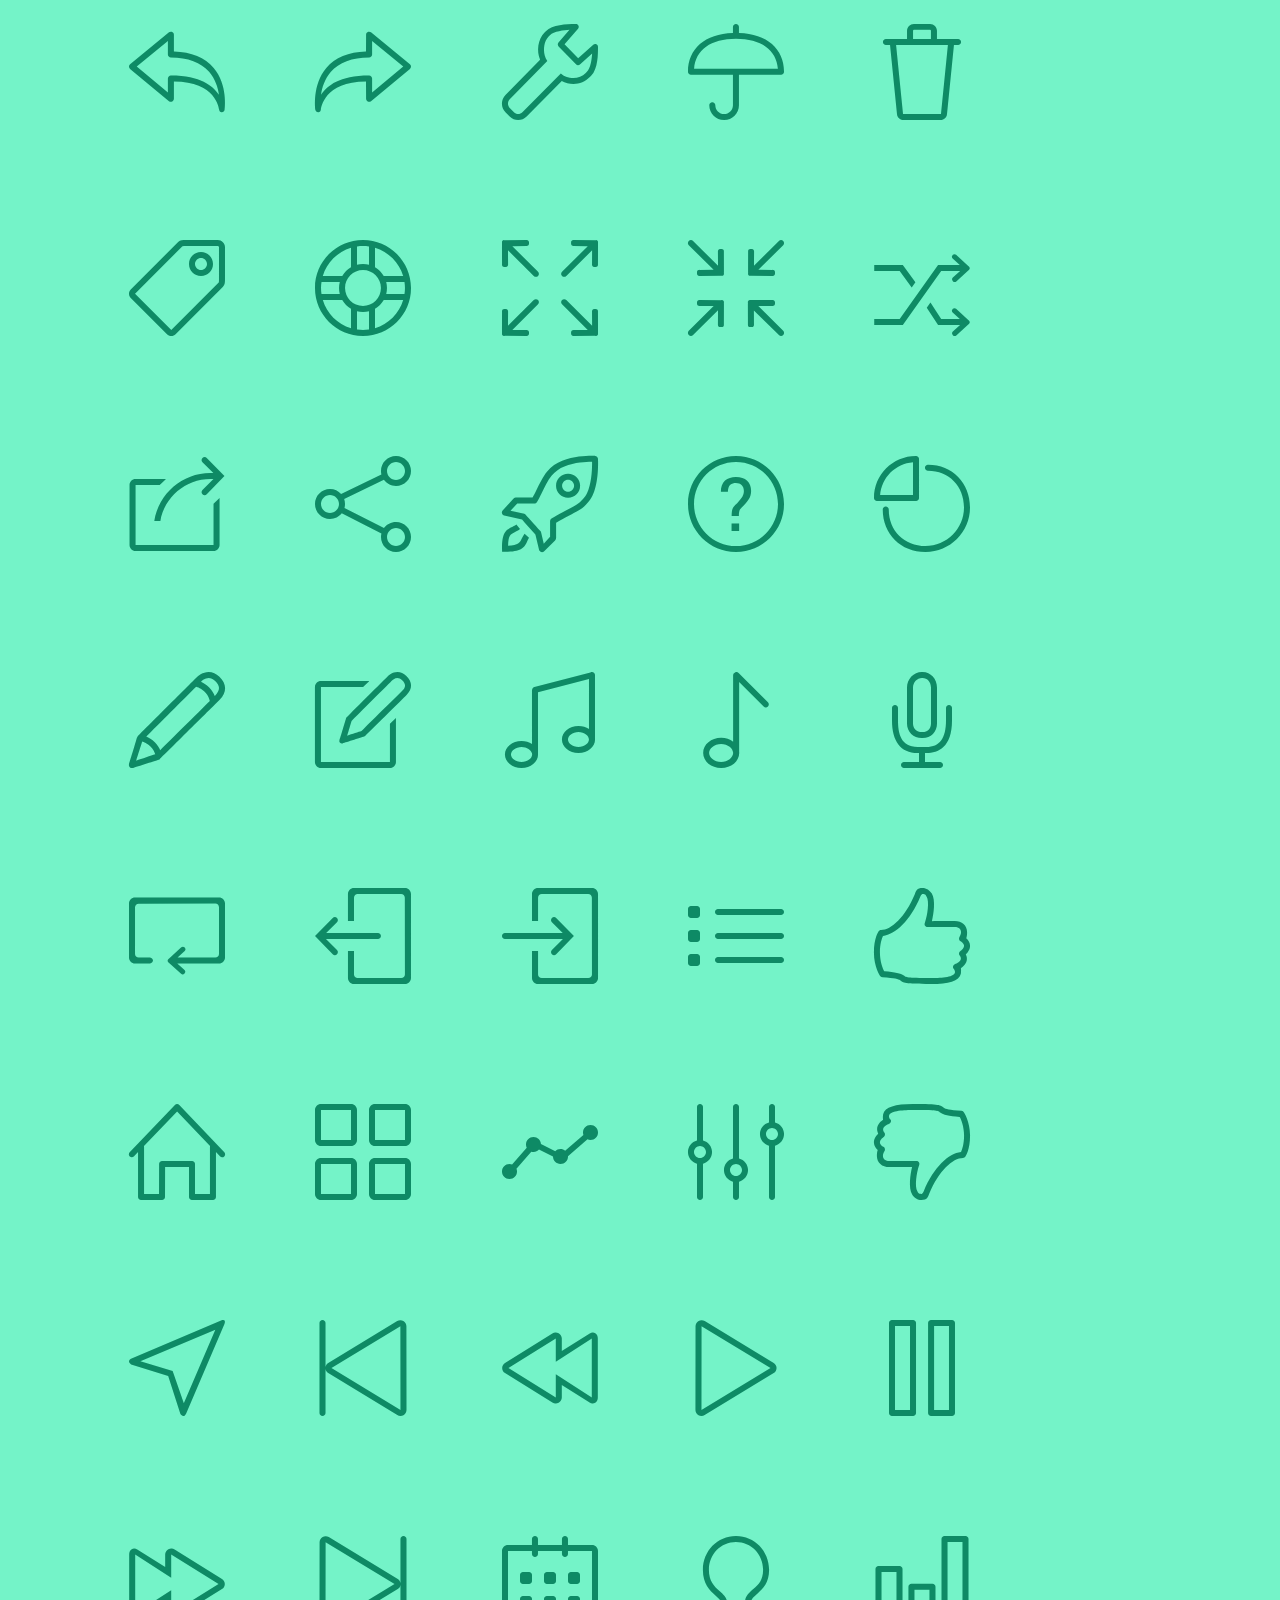
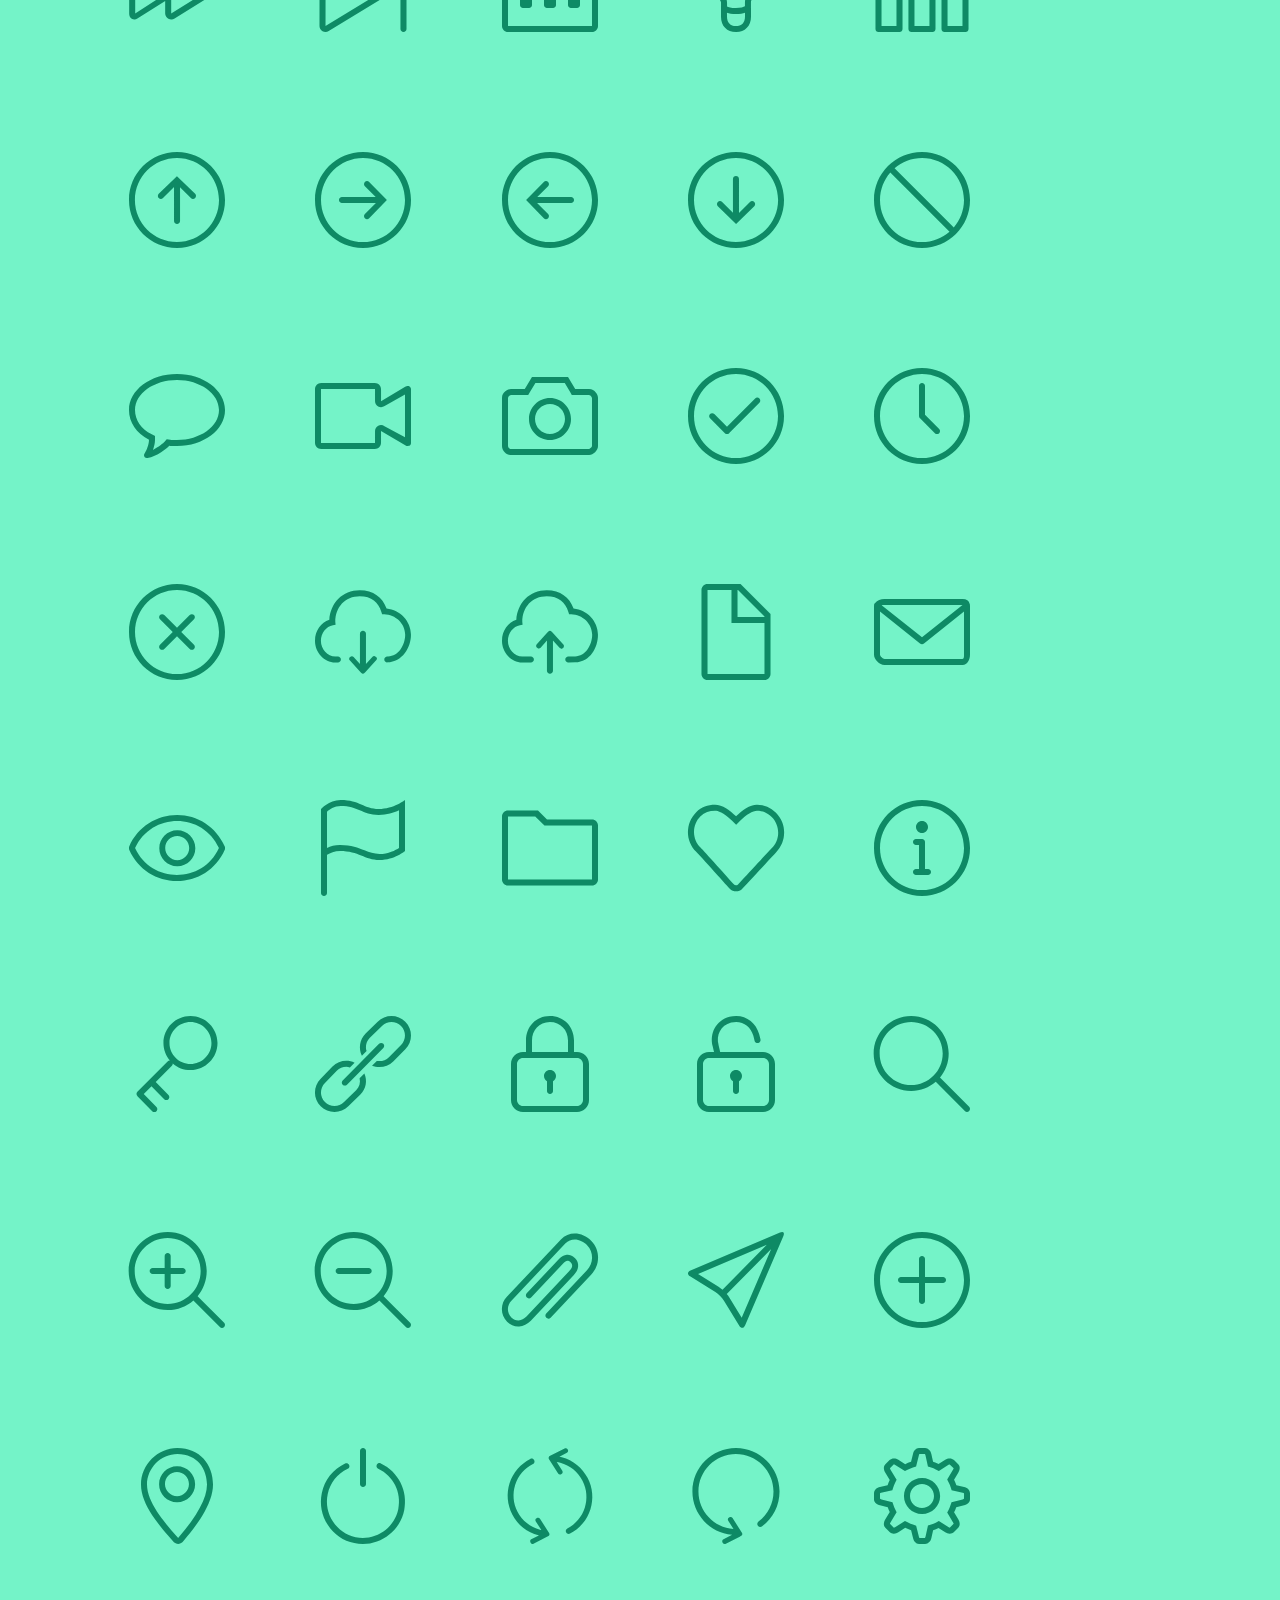
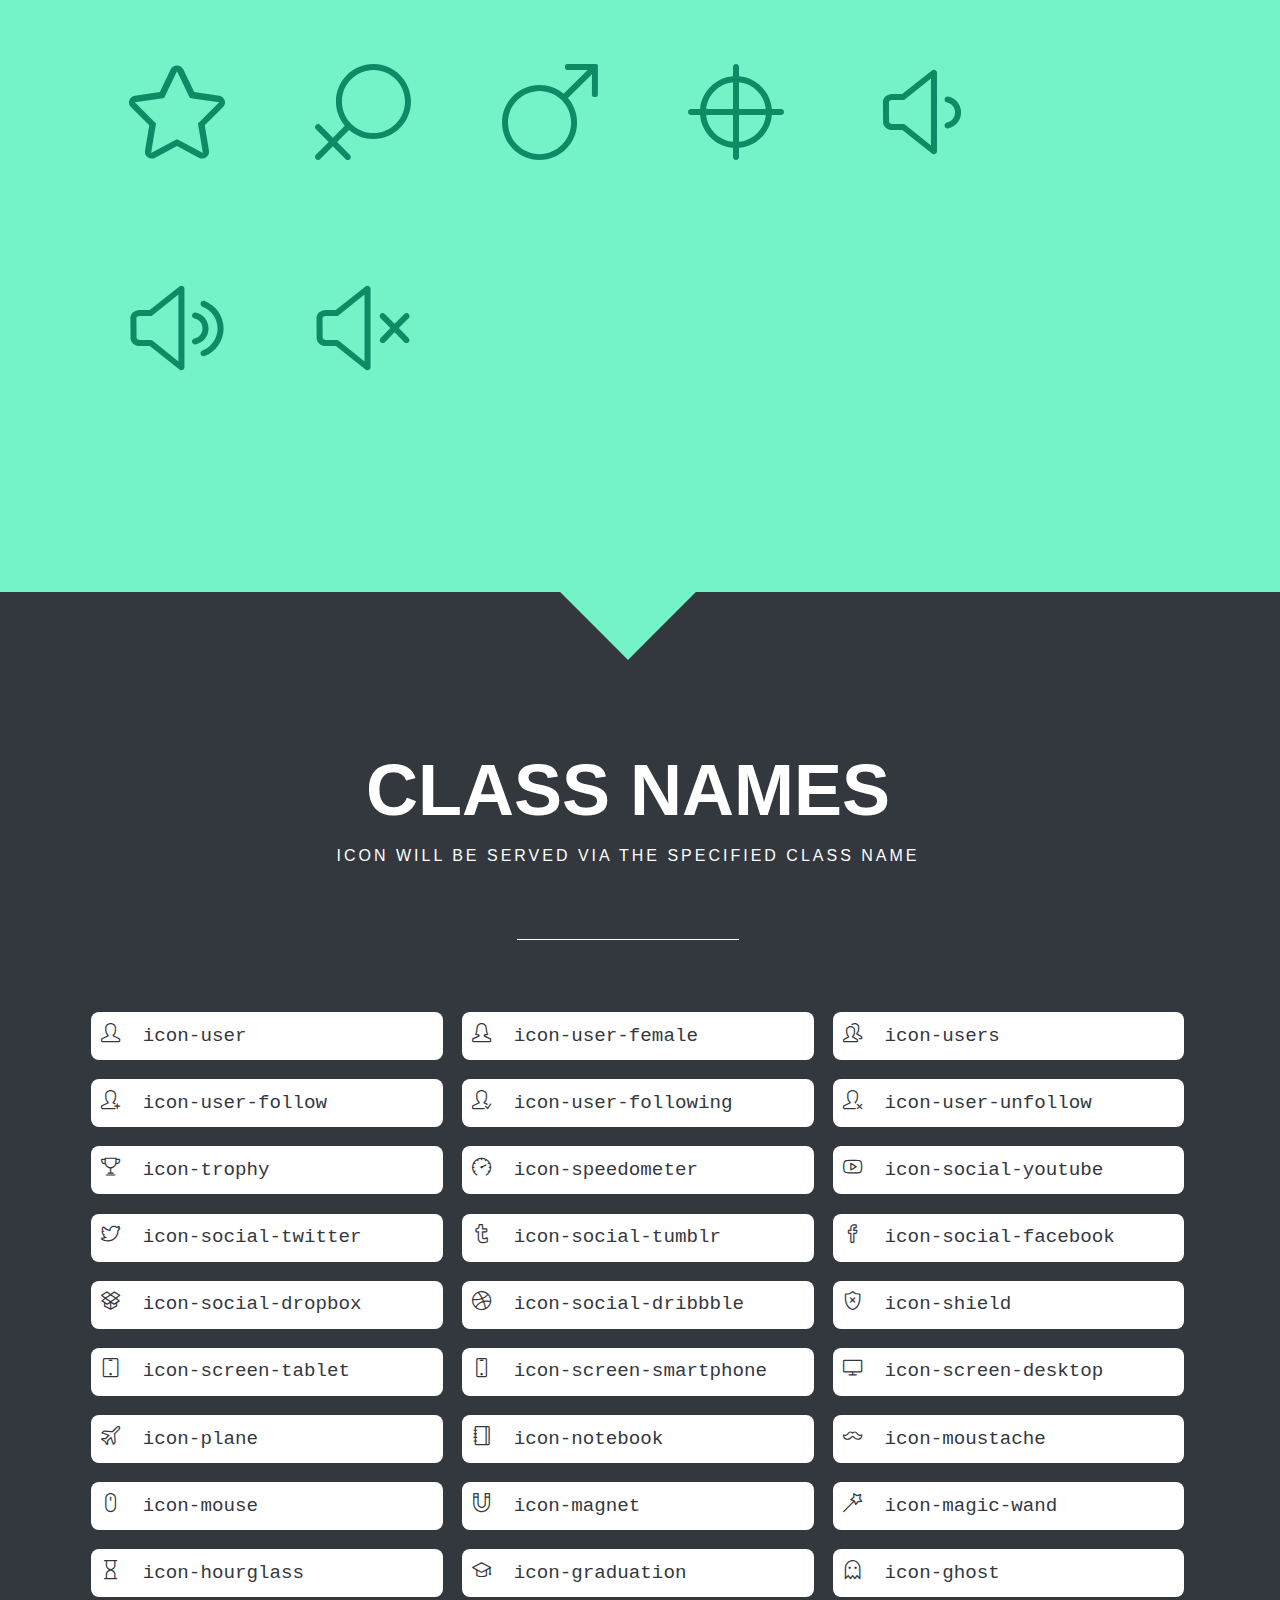
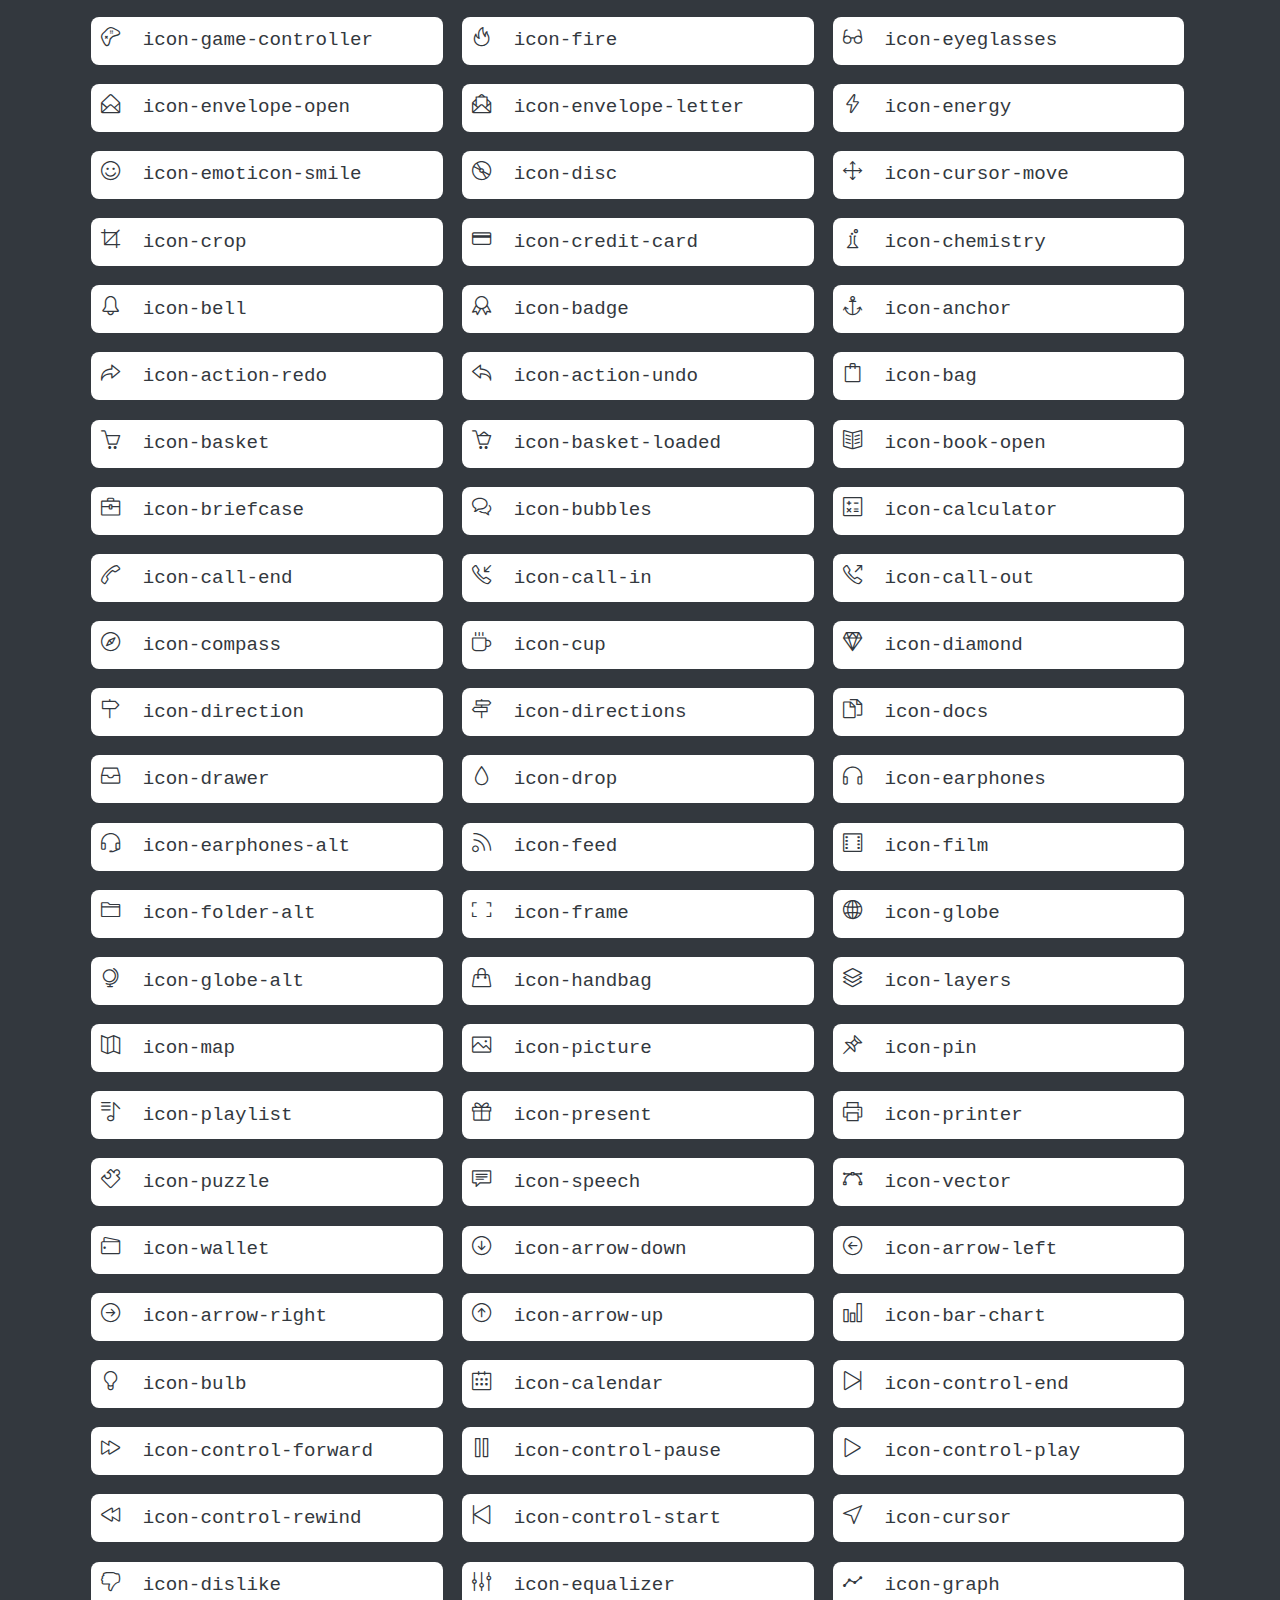
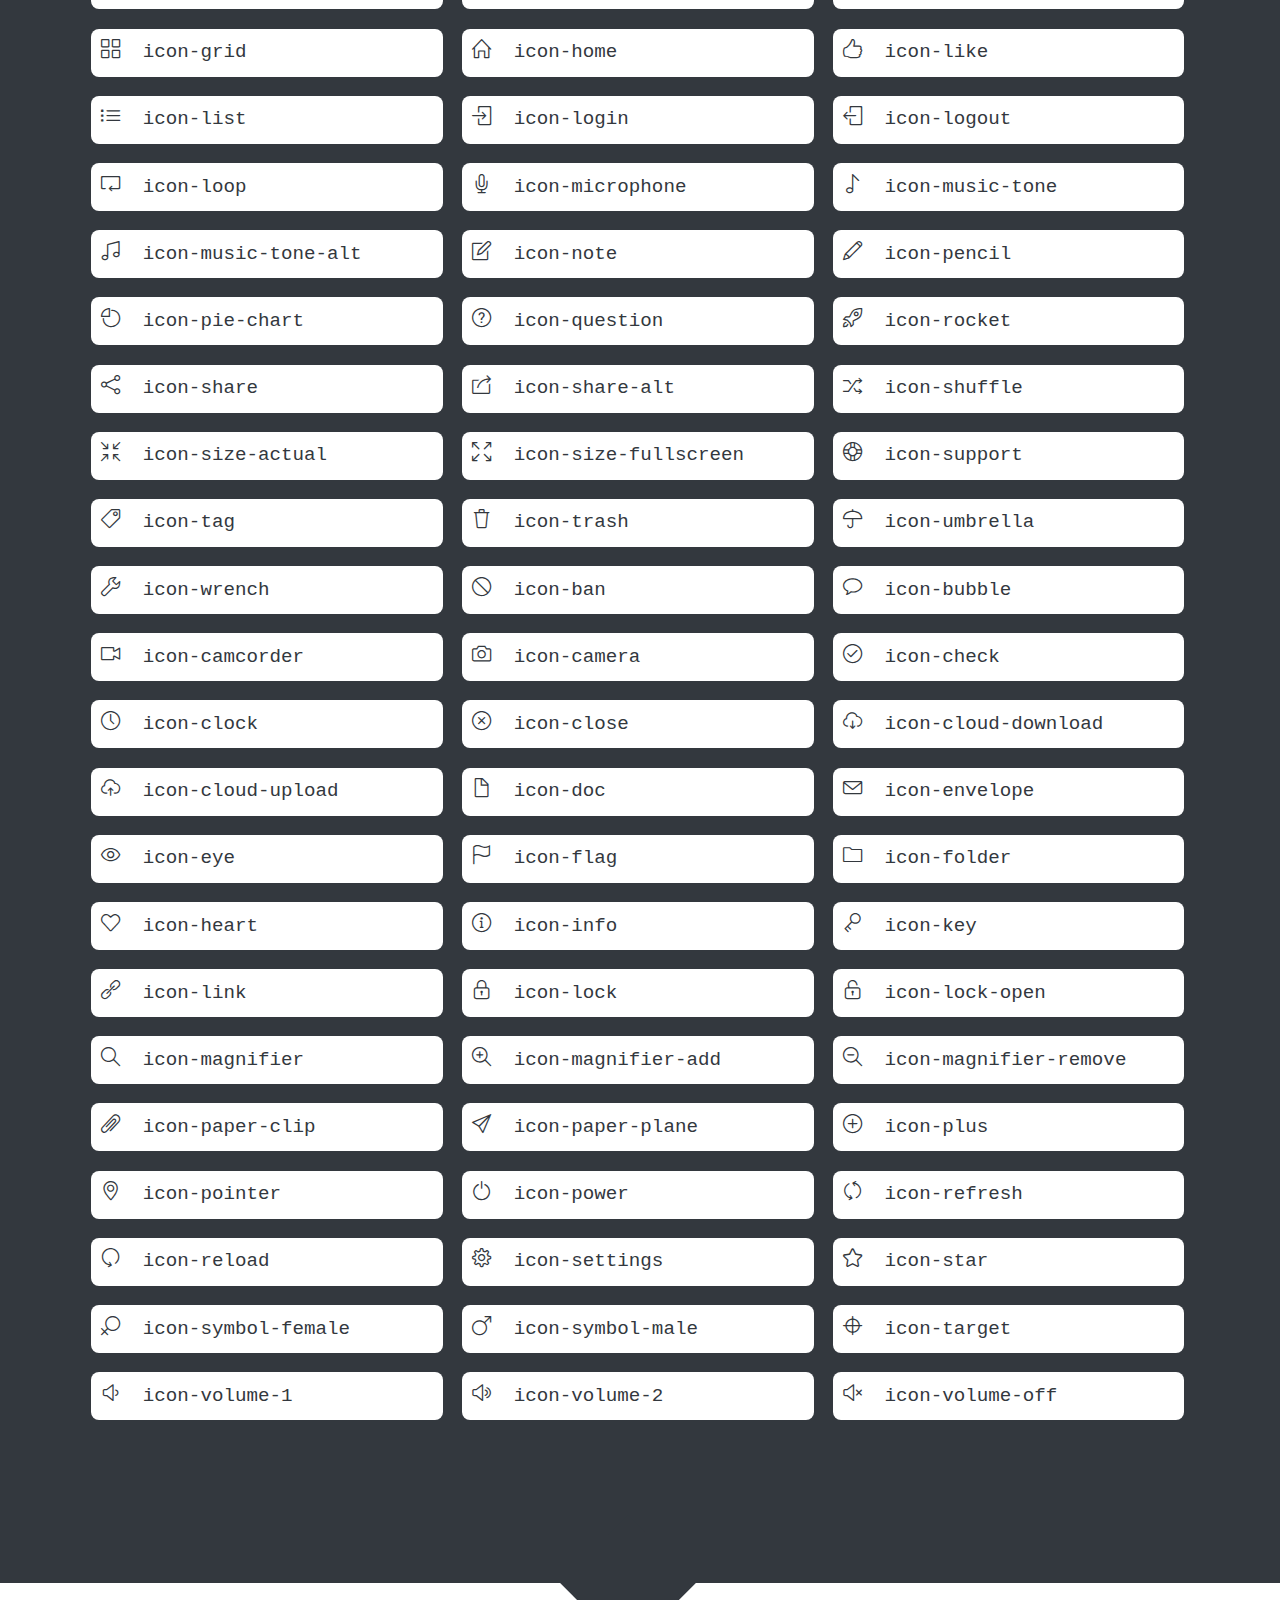
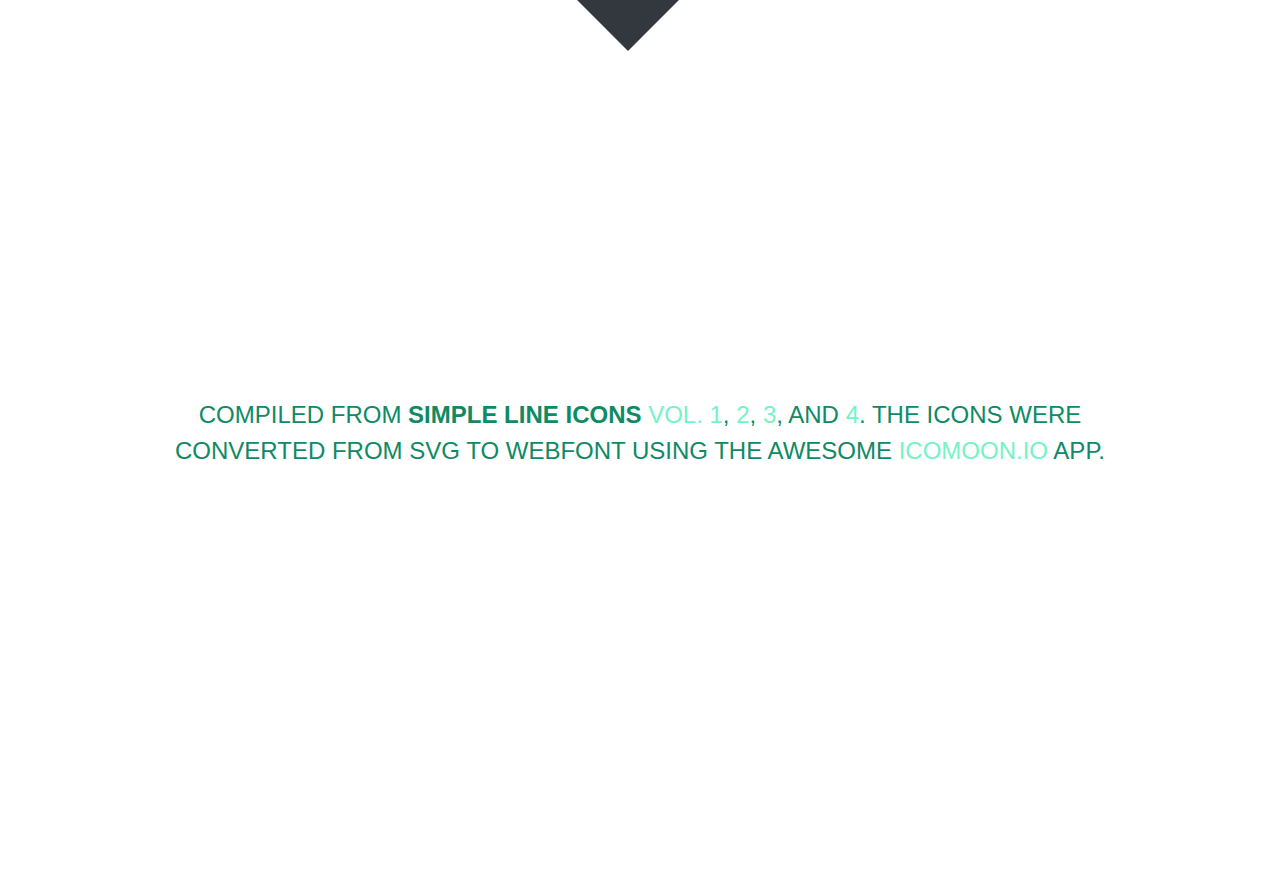
<file: Coding/UNIFY/src/main/webapp/view/client/static/plugins/line-icons/index.html>
<!doctype html>
<html>
<head>
	<meta charset="utf-8">
	<meta name="viewport" content="width=device-width, initial-scale=1, maximum-scale=1, user-scalable=no">
	<title>Simple Line Icons</title>
	<link rel="stylesheet" href="style.css">
	<link rel="stylesheet" href="line-icons.css">

	<!--[if lte IE 7]><script src="icons-lte-ie7.js"></script><![endif]-->
</head>

</head>
<body>
	<div class="page">
		<div id="wH"></div>
		<header class="masthead" id="masthead">
			<hgroup>
				<h1>Simple Line Icons</h1>
				<h2>162 beautifully crafted webfont icons</h2>
			</hgroup>
			<!--<h1>Your font contains the following glyphs</h1>
			<p>The generated SVG font can be imported back to <a href="http://icomoon.io/app">IcoMoon</a> for modification.</p>-->
		</header>

		<section class="glyphs" id="glyphs">
			<header>
				<hgroup>
					<h1>Unicode Characters</h1>
					<h2>You can click on the icon to get the icon code&mdash;for your copy &amp; paste convenience.</h2>
				</hgroup>
			</header>

			<div class="glyph">
				<span class="glyph-item mega" aria-hidden="true" data-icon="&#xe005;" data-js-prompt="&amp;#xe005;"></span>
			</div>
			<div class="glyph">
				<span class="glyph-item mega" aria-hidden="true" data-icon="&#xe000;" data-js-prompt="&amp;#xe000;"></span>
			</div>
			<div class="glyph">
				<span class="glyph-item mega" aria-hidden="true" data-icon="&#xe001;" data-js-prompt="&amp;#xe001;"></span>
			</div>
			<div class="glyph">
				<span class="glyph-item mega" aria-hidden="true" data-icon="&#xe002;" data-js-prompt="&amp;#xe002;"></span>
			</div>
			<div class="glyph">
				<span class="glyph-item mega" aria-hidden="true" data-icon="&#xe003;" data-js-prompt="&amp;#xe003;"></span>
			</div>
			<div class="glyph">
				<span class="glyph-item mega" aria-hidden="true" data-icon="&#xe004;" data-js-prompt="&amp;#xe004;"></span>
			</div>
			<div class="glyph">
				<span class="glyph-item mega" aria-hidden="true" data-icon="&#xe006;" data-js-prompt="&amp;#xe006;"></span>
			</div>
			<div class="glyph">
				<span class="glyph-item mega" aria-hidden="true" data-icon="&#xe007;" data-js-prompt="&amp;#xe007;"></span>
			</div>
			<div class="glyph">
				<span class="glyph-item mega" aria-hidden="true" data-icon="&#xe008;" data-js-prompt="&amp;#xe008;"></span>
			</div>
			<div class="glyph">
				<span class="glyph-item mega" aria-hidden="true" data-icon="&#xe009;" data-js-prompt="&amp;#xe009;"></span>
			</div>
			<div class="glyph">
				<span class="glyph-item mega" aria-hidden="true" data-icon="&#xe00a;" data-js-prompt="&amp;#xe00a;"></span>
			</div>
			<div class="glyph">
				<span class="glyph-item mega" aria-hidden="true" data-icon="&#xe00b;" data-js-prompt="&amp;#xe00b;"></span>
			</div>
			<div class="glyph">
				<span class="glyph-item mega" aria-hidden="true" data-icon="&#xe00c;" data-js-prompt="&amp;#xe00c;"></span>
			</div>
			<div class="glyph">
				<span class="glyph-item mega" aria-hidden="true" data-icon="&#xe00d;" data-js-prompt="&amp;#xe00d;"></span>
			</div>
			<div class="glyph">
				<span class="glyph-item mega" aria-hidden="true" data-icon="&#xe00e;" data-js-prompt="&amp;#xe00e;"></span>
			</div>
			<div class="glyph">
				<span class="glyph-item mega" aria-hidden="true" data-icon="&#xe00f;" data-js-prompt="&amp;#xe00f;"></span>
			</div>
			<div class="glyph">
				<span class="glyph-item mega" aria-hidden="true" data-icon="&#xe010;" data-js-prompt="&amp;#xe010;"></span>
			</div>
			<div class="glyph">
				<span class="glyph-item mega" aria-hidden="true" data-icon="&#xe011;" data-js-prompt="&amp;#xe011;"></span>
			</div>
			<div class="glyph">
				<span class="glyph-item mega" aria-hidden="true" data-icon="&#xe012;" data-js-prompt="&amp;#xe012;"></span>
			</div>
			<div class="glyph">
				<span class="glyph-item mega" aria-hidden="true" data-icon="&#xe013;" data-js-prompt="&amp;#xe013;"></span>
			</div>
			<div class="glyph">
				<span class="glyph-item mega" aria-hidden="true" data-icon="&#xe014;" data-js-prompt="&amp;#xe014;"></span>
			</div>
			<div class="glyph">
				<span class="glyph-item mega" aria-hidden="true" data-icon="&#xe015;" data-js-prompt="&amp;#xe015;"></span>
			</div>
			<div class="glyph">
				<span class="glyph-item mega" aria-hidden="true" data-icon="&#xe016;" data-js-prompt="&amp;#xe016;"></span>
			</div>
			<div class="glyph">
				<span class="glyph-item mega" aria-hidden="true" data-icon="&#xe017;" data-js-prompt="&amp;#xe017;"></span>
			</div>
			<div class="glyph">
				<span class="glyph-item mega" aria-hidden="true" data-icon="&#xe018;" data-js-prompt="&amp;#xe018;"></span>
			</div>
			<div class="glyph">
				<span class="glyph-item mega" aria-hidden="true" data-icon="&#xe019;" data-js-prompt="&amp;#xe019;"></span>
			</div>
			<div class="glyph">
				<span class="glyph-item mega" aria-hidden="true" data-icon="&#xe01a;" data-js-prompt="&amp;#xe01a;"></span>
			</div>
			<div class="glyph">
				<span class="glyph-item mega" aria-hidden="true" data-icon="&#xe01b;" data-js-prompt="&amp;#xe01b;"></span>
			</div>
			<div class="glyph">
				<span class="glyph-item mega" aria-hidden="true" data-icon="&#xe01c;" data-js-prompt="&amp;#xe01c;"></span>
			</div>
			<div class="glyph">
				<span class="glyph-item mega" aria-hidden="true" data-icon="&#xe01d;" data-js-prompt="&amp;#xe01d;"></span>
			</div>
			<div class="glyph">
				<span class="glyph-item mega" aria-hidden="true" data-icon="&#xe01e;" data-js-prompt="&amp;#xe01e;"></span>
			</div>
			<div class="glyph">
				<span class="glyph-item mega" aria-hidden="true" data-icon="&#xe01f;" data-js-prompt="&amp;#xe01f;"></span>
			</div>
			<div class="glyph">
				<span class="glyph-item mega" aria-hidden="true" data-icon="&#xe020;" data-js-prompt="&amp;#xe020;"></span>
			</div>
			<div class="glyph">
				<span class="glyph-item mega" aria-hidden="true" data-icon="&#xe021;" data-js-prompt="&amp;#xe021;"></span>
			</div>
			<div class="glyph">
				<span class="glyph-item mega" aria-hidden="true" data-icon="&#xe022;" data-js-prompt="&amp;#xe022;"></span>
			</div>
			<div class="glyph">
				<span class="glyph-item mega" aria-hidden="true" data-icon="&#xe023;" data-js-prompt="&amp;#xe023;"></span>
			</div>
			<div class="glyph">
				<span class="glyph-item mega" aria-hidden="true" data-icon="&#xe024;" data-js-prompt="&amp;#xe024;"></span>
			</div>
			<div class="glyph">
				<span class="glyph-item mega" aria-hidden="true" data-icon="&#xe025;" data-js-prompt="&amp;#xe025;"></span>
			</div>
			<div class="glyph">
				<span class="glyph-item mega" aria-hidden="true" data-icon="&#xe026;" data-js-prompt="&amp;#xe026;"></span>
			</div>
			<div class="glyph">
				<span class="glyph-item mega" aria-hidden="true" data-icon="&#xe027;" data-js-prompt="&amp;#xe027;"></span>
			</div>
			<div class="glyph">
				<span class="glyph-item mega" aria-hidden="true" data-icon="&#xe028;" data-js-prompt="&amp;#xe028;"></span>
			</div>
			<div class="glyph">
				<span class="glyph-item mega" aria-hidden="true" data-icon="&#xe029;" data-js-prompt="&amp;#xe029;"></span>
			</div>
			<div class="glyph">
				<span class="glyph-item mega" aria-hidden="true" data-icon="&#xe02a;" data-js-prompt="&amp;#xe02a;"></span>
			</div>
			<div class="glyph">
				<span class="glyph-item mega" aria-hidden="true" data-icon="&#xe02b;" data-js-prompt="&amp;#xe02b;"></span>
			</div>
			<div class="glyph">
				<span class="glyph-item mega" aria-hidden="true" data-icon="&#xe02c;" data-js-prompt="&amp;#xe02c;"></span>
			</div>
			<div class="glyph">
				<span class="glyph-item mega" aria-hidden="true" data-icon="&#xe02d;" data-js-prompt="&amp;#xe02d;"></span>
			</div>
			<div class="glyph">
				<span class="glyph-item mega" aria-hidden="true" data-icon="&#xe02e;" data-js-prompt="&amp;#xe02e;"></span>
			</div>
			<div class="glyph">
				<span class="glyph-item mega" aria-hidden="true" data-icon="&#xe02f;" data-js-prompt="&amp;#xe02f;"></span>
			</div>
			<div class="glyph">
				<span class="glyph-item mega" aria-hidden="true" data-icon="&#xe030;" data-js-prompt="&amp;#xe030;"></span>
			</div>
			<div class="glyph">
				<span class="glyph-item mega" aria-hidden="true" data-icon="&#xe031;" data-js-prompt="&amp;#xe031;"></span>
			</div>
			<div class="glyph">
				<span class="glyph-item mega" aria-hidden="true" data-icon="&#xe032;" data-js-prompt="&amp;#xe032;"></span>
			</div>
			<div class="glyph">
				<span class="glyph-item mega" aria-hidden="true" data-icon="&#xe033;" data-js-prompt="&amp;#xe033;"></span>
			</div>
			<div class="glyph">
				<span class="glyph-item mega" aria-hidden="true" data-icon="&#xe034;" data-js-prompt="&amp;#xe034;"></span>
			</div>
			<div class="glyph">
				<span class="glyph-item mega" aria-hidden="true" data-icon="&#xe035;" data-js-prompt="&amp;#xe035;"></span>
			</div>
			<div class="glyph">
				<span class="glyph-item mega" aria-hidden="true" data-icon="&#xe036;" data-js-prompt="&amp;#xe036;"></span>
			</div>
			<div class="glyph">
				<span class="glyph-item mega" aria-hidden="true" data-icon="&#xe037;" data-js-prompt="&amp;#xe037;"></span>
			</div>
			<div class="glyph">
				<span class="glyph-item mega" aria-hidden="true" data-icon="&#xe038;" data-js-prompt="&amp;#xe038;"></span>
			</div>
			<div class="glyph">
				<span class="glyph-item mega" aria-hidden="true" data-icon="&#xe039;" data-js-prompt="&amp;#xe039;"></span>
			</div>
			<div class="glyph">
				<span class="glyph-item mega" aria-hidden="true" data-icon="&#xe03a;" data-js-prompt="&amp;#xe03a;"></span>
			</div>
			<div class="glyph">
				<span class="glyph-item mega" aria-hidden="true" data-icon="&#xe03b;" data-js-prompt="&amp;#xe03b;"></span>
			</div>
			<div class="glyph">
				<span class="glyph-item mega" aria-hidden="true" data-icon="&#xe03c;" data-js-prompt="&amp;#xe03c;"></span>
			</div>
			<div class="glyph">
				<span class="glyph-item mega" aria-hidden="true" data-icon="&#xe03d;" data-js-prompt="&amp;#xe03d;"></span>
			</div>
			<div class="glyph">
				<span class="glyph-item mega" aria-hidden="true" data-icon="&#xe03e;" data-js-prompt="&amp;#xe03e;"></span>
			</div>
			<div class="glyph">
				<span class="glyph-item mega" aria-hidden="true" data-icon="&#xe03f;" data-js-prompt="&amp;#xe03f;"></span>
			</div>
			<div class="glyph">
				<span class="glyph-item mega" aria-hidden="true" data-icon="&#xe040;" data-js-prompt="&amp;#xe040;"></span>
			</div>
			<div class="glyph">
				<span class="glyph-item mega" aria-hidden="true" data-icon="&#xe041;" data-js-prompt="&amp;#xe041;"></span>
			</div>
			<div class="glyph">
				<span class="glyph-item mega" aria-hidden="true" data-icon="&#xe042;" data-js-prompt="&amp;#xe042;"></span>
			</div>
			<div class="glyph">
				<span class="glyph-item mega" aria-hidden="true" data-icon="&#xe043;" data-js-prompt="&amp;#xe043;"></span>
			</div>
			<div class="glyph">
				<span class="glyph-item mega" aria-hidden="true" data-icon="&#xe044;" data-js-prompt="&amp;#xe044;"></span>
			</div>
			<div class="glyph">
				<span class="glyph-item mega" aria-hidden="true" data-icon="&#xe045;" data-js-prompt="&amp;#xe045;"></span>
			</div>
			<div class="glyph">
				<span class="glyph-item mega" aria-hidden="true" data-icon="&#xe046;" data-js-prompt="&amp;#xe046;"></span>
			</div>
			<div class="glyph">
				<span class="glyph-item mega" aria-hidden="true" data-icon="&#xe047;" data-js-prompt="&amp;#xe047;"></span>
			</div>
			<div class="glyph">
				<span class="glyph-item mega" aria-hidden="true" data-icon="&#xe048;" data-js-prompt="&amp;#xe048;"></span>
			</div>
			<div class="glyph">
				<span class="glyph-item mega" aria-hidden="true" data-icon="&#xe049;" data-js-prompt="&amp;#xe049;"></span>
			</div>
			<div class="glyph">
				<span class="glyph-item mega" aria-hidden="true" data-icon="&#xe04a;" data-js-prompt="&amp;#xe04a;"></span>
			</div>
			<div class="glyph">
				<span class="glyph-item mega" aria-hidden="true" data-icon="&#xe04b;" data-js-prompt="&amp;#xe04b;"></span>
			</div>
			<div class="glyph">
				<span class="glyph-item mega" aria-hidden="true" data-icon="&#xe04c;" data-js-prompt="&amp;#xe04c;"></span>
			</div>
			<div class="glyph">
				<span class="glyph-item mega" aria-hidden="true" data-icon="&#xe04d;" data-js-prompt="&amp;#xe04d;"></span>
			</div>
			<div class="glyph">
				<span class="glyph-item mega" aria-hidden="true" data-icon="&#xe04e;" data-js-prompt="&amp;#xe04e;"></span>
			</div>
			<div class="glyph">
				<span class="glyph-item mega" aria-hidden="true" data-icon="&#xe04f;" data-js-prompt="&amp;#xe04f;"></span>
			</div>
			<div class="glyph">
				<span class="glyph-item mega" aria-hidden="true" data-icon="&#xe050;" data-js-prompt="&amp;#xe050;"></span>
			</div>
			<div class="glyph">
				<span class="glyph-item mega" aria-hidden="true" data-icon="&#xe051;" data-js-prompt="&amp;#xe051;"></span>
			</div>
			<div class="glyph">
				<span class="glyph-item mega" aria-hidden="true" data-icon="&#xe052;" data-js-prompt="&amp;#xe052;"></span>
			</div>
			<div class="glyph">
				<span class="glyph-item mega" aria-hidden="true" data-icon="&#xe053;" data-js-prompt="&amp;#xe053;"></span>
			</div>
			<div class="glyph">
				<span class="glyph-item mega" aria-hidden="true" data-icon="&#xe054;" data-js-prompt="&amp;#xe054;"></span>
			</div>
			<div class="glyph">
				<span class="glyph-item mega" aria-hidden="true" data-icon="&#xe055;" data-js-prompt="&amp;#xe055;"></span>
			</div>
			<div class="glyph">
				<span class="glyph-item mega" aria-hidden="true" data-icon="&#xe056;" data-js-prompt="&amp;#xe056;"></span>
			</div>
			<div class="glyph">
				<span class="glyph-item mega" aria-hidden="true" data-icon="&#xe057;" data-js-prompt="&amp;#xe057;"></span>
			</div>
			<div class="glyph">
				<span class="glyph-item mega" aria-hidden="true" data-icon="&#xe058;" data-js-prompt="&amp;#xe058;"></span>
			</div>
			<div class="glyph">
				<span class="glyph-item mega" aria-hidden="true" data-icon="&#xe059;" data-js-prompt="&amp;#xe059;"></span>
			</div>
			<div class="glyph">
				<span class="glyph-item mega" aria-hidden="true" data-icon="&#xe05a;" data-js-prompt="&amp;#xe05a;"></span>
			</div>
			<div class="glyph">
				<span class="glyph-item mega" aria-hidden="true" data-icon="&#xe05b;" data-js-prompt="&amp;#xe05b;"></span>
			</div>
			<div class="glyph">
				<span class="glyph-item mega" aria-hidden="true" data-icon="&#xe05c;" data-js-prompt="&amp;#xe05c;"></span>
			</div>
			<div class="glyph">
				<span class="glyph-item mega" aria-hidden="true" data-icon="&#xe05d;" data-js-prompt="&amp;#xe05d;"></span>
			</div>
			<div class="glyph">
				<span class="glyph-item mega" aria-hidden="true" data-icon="&#xe05e;" data-js-prompt="&amp;#xe05e;"></span>
			</div>
			<div class="glyph">
				<span class="glyph-item mega" aria-hidden="true" data-icon="&#xe05f;" data-js-prompt="&amp;#xe05f;"></span>
			</div>
			<div class="glyph">
				<span class="glyph-item mega" aria-hidden="true" data-icon="&#xe060;" data-js-prompt="&amp;#xe060;"></span>
			</div>
			<div class="glyph">
				<span class="glyph-item mega" aria-hidden="true" data-icon="&#xe061;" data-js-prompt="&amp;#xe061;"></span>
			</div>
			<div class="glyph">
				<span class="glyph-item mega" aria-hidden="true" data-icon="&#xe062;" data-js-prompt="&amp;#xe062;"></span>
			</div>
			<div class="glyph">
				<span class="glyph-item mega" aria-hidden="true" data-icon="&#xe063;" data-js-prompt="&amp;#xe063;"></span>
			</div>
			<div class="glyph">
				<span class="glyph-item mega" aria-hidden="true" data-icon="&#xe064;" data-js-prompt="&amp;#xe064;"></span>
			</div>
			<div class="glyph">
				<span class="glyph-item mega" aria-hidden="true" data-icon="&#xe065;" data-js-prompt="&amp;#xe065;"></span>
			</div>
			<div class="glyph">
				<span class="glyph-item mega" aria-hidden="true" data-icon="&#xe066;" data-js-prompt="&amp;#xe066;"></span>
			</div>
			<div class="glyph">
				<span class="glyph-item mega" aria-hidden="true" data-icon="&#xe067;" data-js-prompt="&amp;#xe067;"></span>
			</div>
			<div class="glyph">
				<span class="glyph-item mega" aria-hidden="true" data-icon="&#xe068;" data-js-prompt="&amp;#xe068;"></span>
			</div>
			<div class="glyph">
				<span class="glyph-item mega" aria-hidden="true" data-icon="&#xe069;" data-js-prompt="&amp;#xe069;"></span>
			</div>
			<div class="glyph">
				<span class="glyph-item mega" aria-hidden="true" data-icon="&#xe06a;" data-js-prompt="&amp;#xe06a;"></span>
			</div>
			<div class="glyph">
				<span class="glyph-item mega" aria-hidden="true" data-icon="&#xe06b;" data-js-prompt="&amp;#xe06b;"></span>
			</div>
			<div class="glyph">
				<span class="glyph-item mega" aria-hidden="true" data-icon="&#xe06c;" data-js-prompt="&amp;#xe06c;"></span>
			</div>
			<div class="glyph">
				<span class="glyph-item mega" aria-hidden="true" data-icon="&#xe06d;" data-js-prompt="&amp;#xe06d;"></span>
			</div>
			<div class="glyph">
				<span class="glyph-item mega" aria-hidden="true" data-icon="&#xe06e;" data-js-prompt="&amp;#xe06e;"></span>
			</div>
			<div class="glyph">
				<span class="glyph-item mega" aria-hidden="true" data-icon="&#xe06f;" data-js-prompt="&amp;#xe06f;"></span>
			</div>
			<div class="glyph">
				<span class="glyph-item mega" aria-hidden="true" data-icon="&#xe070;" data-js-prompt="&amp;#xe070;"></span>
			</div>
			<div class="glyph">
				<span class="glyph-item mega" aria-hidden="true" data-icon="&#xe071;" data-js-prompt="&amp;#xe071;"></span>
			</div>
			<div class="glyph">
				<span class="glyph-item mega" aria-hidden="true" data-icon="&#xe072;" data-js-prompt="&amp;#xe072;"></span>
			</div>
			<div class="glyph">
				<span class="glyph-item mega" aria-hidden="true" data-icon="&#xe073;" data-js-prompt="&amp;#xe073;"></span>
			</div>
			<div class="glyph">
				<span class="glyph-item mega" aria-hidden="true" data-icon="&#xe074;" data-js-prompt="&amp;#xe074;"></span>
			</div>
			<div class="glyph">
				<span class="glyph-item mega" aria-hidden="true" data-icon="&#xe075;" data-js-prompt="&amp;#xe075;"></span>
			</div>
			<div class="glyph">
				<span class="glyph-item mega" aria-hidden="true" data-icon="&#xe076;" data-js-prompt="&amp;#xe076;"></span>
			</div>
			<div class="glyph">
				<span class="glyph-item mega" aria-hidden="true" data-icon="&#xe077;" data-js-prompt="&amp;#xe077;"></span>
			</div>
			<div class="glyph">
				<span class="glyph-item mega" aria-hidden="true" data-icon="&#xe078;" data-js-prompt="&amp;#xe078;"></span>
			</div>
			<div class="glyph">
				<span class="glyph-item mega" aria-hidden="true" data-icon="&#xe079;" data-js-prompt="&amp;#xe079;"></span>
			</div>
			<div class="glyph">
				<span class="glyph-item mega" aria-hidden="true" data-icon="&#xe07a;" data-js-prompt="&amp;#xe07a;"></span>
			</div>
			<div class="glyph">
				<span class="glyph-item mega" aria-hidden="true" data-icon="&#xe07b;" data-js-prompt="&amp;#xe07b;"></span>
			</div>
			<div class="glyph">
				<span class="glyph-item mega" aria-hidden="true" data-icon="&#xe07c;" data-js-prompt="&amp;#xe07c;"></span>
			</div>
			<div class="glyph">
				<span class="glyph-item mega" aria-hidden="true" data-icon="&#xe07d;" data-js-prompt="&amp;#xe07d;"></span>
			</div>
			<div class="glyph">
				<span class="glyph-item mega" aria-hidden="true" data-icon="&#xe07e;" data-js-prompt="&amp;#xe07e;"></span>
			</div>
			<div class="glyph">
				<span class="glyph-item mega" aria-hidden="true" data-icon="&#xe07f;" data-js-prompt="&amp;#xe07f;"></span>
			</div>
			<div class="glyph">
				<span class="glyph-item mega" aria-hidden="true" data-icon="&#xe080;" data-js-prompt="&amp;#xe080;"></span>
			</div>
			<div class="glyph">
				<span class="glyph-item mega" aria-hidden="true" data-icon="&#xe081;" data-js-prompt="&amp;#xe081;"></span>
			</div>
			<div class="glyph">
				<span class="glyph-item mega" aria-hidden="true" data-icon="&#xe082;" data-js-prompt="&amp;#xe082;"></span>
			</div>
			<div class="glyph">
				<span class="glyph-item mega" aria-hidden="true" data-icon="&#xe083;" data-js-prompt="&amp;#xe083;"></span>
			</div>
			<div class="glyph">
				<span class="glyph-item mega" aria-hidden="true" data-icon="&#xe084;" data-js-prompt="&amp;#xe084;"></span>
			</div>
			<div class="glyph">
				<span class="glyph-item mega" aria-hidden="true" data-icon="&#xe085;" data-js-prompt="&amp;#xe085;"></span>
			</div>
			<div class="glyph">
				<span class="glyph-item mega" aria-hidden="true" data-icon="&#xe086;" data-js-prompt="&amp;#xe086;"></span>
			</div>
			<div class="glyph">
				<span class="glyph-item mega" aria-hidden="true" data-icon="&#xe087;" data-js-prompt="&amp;#xe087;"></span>
			</div>
			<div class="glyph">
				<span class="glyph-item mega" aria-hidden="true" data-icon="&#xe088;" data-js-prompt="&amp;#xe088;"></span>
			</div>
			<div class="glyph">
				<span class="glyph-item mega" aria-hidden="true" data-icon="&#xe089;" data-js-prompt="&amp;#xe089;"></span>
			</div>
			<div class="glyph">
				<span class="glyph-item mega" aria-hidden="true" data-icon="&#xe08a;" data-js-prompt="&amp;#xe08a;"></span>
			</div>
			<div class="glyph">
				<span class="glyph-item mega" aria-hidden="true" data-icon="&#xe08b;" data-js-prompt="&amp;#xe08b;"></span>
			</div>
			<div class="glyph">
				<span class="glyph-item mega" aria-hidden="true" data-icon="&#xe08c;" data-js-prompt="&amp;#xe08c;"></span>
			</div>
			<div class="glyph">
				<span class="glyph-item mega" aria-hidden="true" data-icon="&#xe08d;" data-js-prompt="&amp;#xe08d;"></span>
			</div>
			<div class="glyph">
				<span class="glyph-item mega" aria-hidden="true" data-icon="&#xe08e;" data-js-prompt="&amp;#xe08e;"></span>
			</div>
			<div class="glyph">
				<span class="glyph-item mega" aria-hidden="true" data-icon="&#xe08f;" data-js-prompt="&amp;#xe08f;"></span>
			</div>
			<div class="glyph">
				<span class="glyph-item mega" aria-hidden="true" data-icon="&#xe090;" data-js-prompt="&amp;#xe090;"></span>
			</div>
			<div class="glyph">
				<span class="glyph-item mega" aria-hidden="true" data-icon="&#xe091;" data-js-prompt="&amp;#xe091;"></span>
			</div>
			<div class="glyph">
				<span class="glyph-item mega" aria-hidden="true" data-icon="&#xe092;" data-js-prompt="&amp;#xe092;"></span>
			</div>
			<div class="glyph">
				<span class="glyph-item mega" aria-hidden="true" data-icon="&#xe093;" data-js-prompt="&amp;#xe093;"></span>
			</div>
			<div class="glyph">
				<span class="glyph-item mega" aria-hidden="true" data-icon="&#xe094;" data-js-prompt="&amp;#xe094;"></span>
			</div>
			<div class="glyph">
				<span class="glyph-item mega" aria-hidden="true" data-icon="&#xe095;" data-js-prompt="&amp;#xe095;"></span>
			</div>
			<div class="glyph">
				<span class="glyph-item mega" aria-hidden="true" data-icon="&#xe096;" data-js-prompt="&amp;#xe096;"></span>
			</div>
			<div class="glyph">
				<span class="glyph-item mega" aria-hidden="true" data-icon="&#xe097;" data-js-prompt="&amp;#xe097;"></span>
			</div>
			<div class="glyph">
				<span class="glyph-item mega" aria-hidden="true" data-icon="&#xe098;" data-js-prompt="&amp;#xe098;"></span>
			</div>
			<div class="glyph">
				<span class="glyph-item mega" aria-hidden="true" data-icon="&#xe099;" data-js-prompt="&amp;#xe099;"></span>
			</div>
			<div class="glyph">
				<span class="glyph-item mega" aria-hidden="true" data-icon="&#xe09a;" data-js-prompt="&amp;#xe09a;"></span>
			</div>
			<div class="glyph">
				<span class="glyph-item mega" aria-hidden="true" data-icon="&#xe09b;" data-js-prompt="&amp;#xe09b;"></span>
			</div>
			<div class="glyph">
				<span class="glyph-item mega" aria-hidden="true" data-icon="&#xe09c;" data-js-prompt="&amp;#xe09c;"></span>
			</div>
			<div class="glyph">
				<span class="glyph-item mega" aria-hidden="true" data-icon="&#xe09d;" data-js-prompt="&amp;#xe09d;"></span>
			</div>
			<div class="glyph">
				<span class="glyph-item mega" aria-hidden="true" data-icon="&#xe09e;" data-js-prompt="&amp;#xe09e;"></span>
			</div>
			<div class="glyph">
				<span class="glyph-item mega" aria-hidden="true" data-icon="&#xe09f;" data-js-prompt="&amp;#xe09f;"></span>
			</div>
			<div class="glyph">
				<span class="glyph-item mega" aria-hidden="true" data-icon="&#xe0a0;" data-js-prompt="&amp;#xe0a0;"></span>
			</div>
			<div class="glyph">
				<span class="glyph-item mega" aria-hidden="true" data-icon="&#xe0a1;" data-js-prompt="&amp;#xe0a1;"></span>
			</div>
		</section>

		<!-- ICONS VIA CLASS NAMES -->

		<section class="classes" id="classes">
			<header>
				<hgroup>
					<h1>Class Names</h1>
					<h2>Icon will be served via the specified class name</h2>
				</hgroup>
			</header>

			<span class="item-box">
				<span class="item">
					<span aria-hidden="true" class="icon-user"></span>
					&nbsp;icon-user
				</span>
			</span>
			<span class="item-box">
				<span class="item">
					<span aria-hidden="true" class="icon-user-female"></span>
					&nbsp;icon-user-female
				</span>
			</span>
			<span class="item-box">
				<span class="item">
					<span aria-hidden="true" class="icon-users"></span>
					&nbsp;icon-users
				</span>
			</span>
			<span class="item-box">
				<span class="item">
					<span aria-hidden="true" class="icon-user-follow"></span>
					&nbsp;icon-user-follow
				</span>
			</span>
			<span class="item-box">
				<span class="item">
					<span aria-hidden="true" class="icon-user-following"></span>
					&nbsp;icon-user-following
				</span>
			</span>
			<span class="item-box">
				<span class="item">
					<span aria-hidden="true" class="icon-user-unfollow"></span>
					&nbsp;icon-user-unfollow
				</span>
			</span>
			<span class="item-box">
				<span class="item">
					<span aria-hidden="true" class="icon-trophy"></span>
					&nbsp;icon-trophy
				</span>
			</span>
			<span class="item-box">
				<span class="item">
					<span aria-hidden="true" class="icon-speedometer"></span>
					&nbsp;icon-speedometer
				</span>
			</span>
			<span class="item-box">
				<span class="item">
					<span aria-hidden="true" class="icon-social-youtube"></span>
					&nbsp;icon-social-youtube
				</span>
			</span>
			<span class="item-box">
				<span class="item">
					<span aria-hidden="true" class="icon-social-twitter"></span>
					&nbsp;icon-social-twitter
				</span>
			</span>
			<span class="item-box">
				<span class="item">
					<span aria-hidden="true" class="icon-social-tumblr"></span>
					&nbsp;icon-social-tumblr
				</span>
			</span>
			<span class="item-box">
				<span class="item">
					<span aria-hidden="true" class="icon-social-facebook"></span>
					&nbsp;icon-social-facebook
				</span>
			</span>
			<span class="item-box">
				<span class="item">
					<span aria-hidden="true" class="icon-social-dropbox"></span>
					&nbsp;icon-social-dropbox
				</span>
			</span>
			<span class="item-box">
				<span class="item">
					<span aria-hidden="true" class="icon-social-dribbble"></span>
					&nbsp;icon-social-dribbble
				</span>
			</span>
			<span class="item-box">
				<span class="item">
					<span aria-hidden="true" class="icon-shield"></span>
					&nbsp;icon-shield
				</span>
			</span>
			<span class="item-box">
				<span class="item">
					<span aria-hidden="true" class="icon-screen-tablet"></span>
					&nbsp;icon-screen-tablet
				</span>
			</span>
			<span class="item-box">
				<span class="item">
					<span aria-hidden="true" class="icon-screen-smartphone"></span>
					&nbsp;icon-screen-smartphone
				</span>
			</span>
			<span class="item-box">
				<span class="item">
					<span aria-hidden="true" class="icon-screen-desktop"></span>
					&nbsp;icon-screen-desktop
				</span>
			</span>
			<span class="item-box">
				<span class="item">
					<span aria-hidden="true" class="icon-plane"></span>
					&nbsp;icon-plane
				</span>
			</span>
			<span class="item-box">
				<span class="item">
					<span aria-hidden="true" class="icon-notebook"></span>
					&nbsp;icon-notebook
				</span>
			</span>
			<span class="item-box">
				<span class="item">
					<span aria-hidden="true" class="icon-moustache"></span>
					&nbsp;icon-moustache
				</span>
			</span>
			<span class="item-box">
				<span class="item">
					<span aria-hidden="true" class="icon-mouse"></span>
					&nbsp;icon-mouse
				</span>
			</span>
			<span class="item-box">
				<span class="item">
					<span aria-hidden="true" class="icon-magnet"></span>
					&nbsp;icon-magnet
				</span>
			</span>
			<span class="item-box">
				<span class="item">
					<span aria-hidden="true" class="icon-magic-wand"></span>
					&nbsp;icon-magic-wand
				</span>
			</span>
			<span class="item-box">
				<span class="item">
					<span aria-hidden="true" class="icon-hourglass"></span>
					&nbsp;icon-hourglass
				</span>
			</span>
			<span class="item-box">
				<span class="item">
					<span aria-hidden="true" class="icon-graduation"></span>
					&nbsp;icon-graduation
				</span>
			</span>
			<span class="item-box">
				<span class="item">
					<span aria-hidden="true" class="icon-ghost"></span>
					&nbsp;icon-ghost
				</span>
			</span>
			<span class="item-box">
				<span class="item">
					<span aria-hidden="true" class="icon-game-controller"></span>
					&nbsp;icon-game-controller
				</span>
			</span>
			<span class="item-box">
				<span class="item">
					<span aria-hidden="true" class="icon-fire"></span>
					&nbsp;icon-fire
				</span>
			</span>
			<span class="item-box">
				<span class="item">
					<span aria-hidden="true" class="icon-eyeglasses"></span>
					&nbsp;icon-eyeglasses
				</span>
			</span>
			<span class="item-box">
				<span class="item">
					<span aria-hidden="true" class="icon-envelope-open"></span>
					&nbsp;icon-envelope-open
				</span>
			</span>
			<span class="item-box">
				<span class="item">
					<span aria-hidden="true" class="icon-envelope-letter"></span>
					&nbsp;icon-envelope-letter
				</span>
			</span>
			<span class="item-box">
				<span class="item">
					<span aria-hidden="true" class="icon-energy"></span>
					&nbsp;icon-energy
				</span>
			</span>
			<span class="item-box">
				<span class="item">
					<span aria-hidden="true" class="icon-emoticon-smile"></span>
					&nbsp;icon-emoticon-smile
				</span>
			</span>
			<span class="item-box">
				<span class="item">
					<span aria-hidden="true" class="icon-disc"></span>
					&nbsp;icon-disc
				</span>
			</span>
			<span class="item-box">
				<span class="item">
					<span aria-hidden="true" class="icon-cursor-move"></span>
					&nbsp;icon-cursor-move
				</span>
			</span>
			<span class="item-box">
				<span class="item">
					<span aria-hidden="true" class="icon-crop"></span>
					&nbsp;icon-crop
				</span>
			</span>
			<span class="item-box">
				<span class="item">
					<span aria-hidden="true" class="icon-credit-card"></span>
					&nbsp;icon-credit-card
				</span>
			</span>
			<span class="item-box">
				<span class="item">
					<span aria-hidden="true" class="icon-chemistry"></span>
					&nbsp;icon-chemistry
				</span>
			</span>
			<span class="item-box">
				<span class="item">
					<span aria-hidden="true" class="icon-bell"></span>
					&nbsp;icon-bell
				</span>
			</span>
			<span class="item-box">
				<span class="item">
					<span aria-hidden="true" class="icon-badge"></span>
					&nbsp;icon-badge
				</span>
			</span>
			<span class="item-box">
				<span class="item">
					<span aria-hidden="true" class="icon-anchor"></span>
					&nbsp;icon-anchor
				</span>
			</span>
			<span class="item-box">
				<span class="item">
					<span aria-hidden="true" class="icon-action-redo"></span>
					&nbsp;icon-action-redo
				</span>
			</span>
			<span class="item-box">
				<span class="item">
					<span aria-hidden="true" class="icon-action-undo"></span>
					&nbsp;icon-action-undo
				</span>
			</span>
			<span class="item-box">
				<span class="item">
					<span aria-hidden="true" class="icon-bag"></span>
					&nbsp;icon-bag
				</span>
			</span>
			<span class="item-box">
				<span class="item">
					<span aria-hidden="true" class="icon-basket"></span>
					&nbsp;icon-basket
				</span>
			</span>
			<span class="item-box">
				<span class="item">
					<span aria-hidden="true" class="icon-basket-loaded"></span>
					&nbsp;icon-basket-loaded
				</span>
			</span>
			<span class="item-box">
				<span class="item">
					<span aria-hidden="true" class="icon-book-open"></span>
					&nbsp;icon-book-open
				</span>
			</span>
			<span class="item-box">
				<span class="item">
					<span aria-hidden="true" class="icon-briefcase"></span>
					&nbsp;icon-briefcase
				</span>
			</span>
			<span class="item-box">
				<span class="item">
					<span aria-hidden="true" class="icon-bubbles"></span>
					&nbsp;icon-bubbles
				</span>
			</span>
			<span class="item-box">
				<span class="item">
					<span aria-hidden="true" class="icon-calculator"></span>
					&nbsp;icon-calculator
				</span>
			</span>
			<span class="item-box">
				<span class="item">
					<span aria-hidden="true" class="icon-call-end"></span>
					&nbsp;icon-call-end
				</span>
			</span>
			<span class="item-box">
				<span class="item">
					<span aria-hidden="true" class="icon-call-in"></span>
					&nbsp;icon-call-in
				</span>
			</span>
			<span class="item-box">
				<span class="item">
					<span aria-hidden="true" class="icon-call-out"></span>
					&nbsp;icon-call-out
				</span>
			</span>
			<span class="item-box">
				<span class="item">
					<span aria-hidden="true" class="icon-compass"></span>
					&nbsp;icon-compass
				</span>
			</span>
			<span class="item-box">
				<span class="item">
					<span aria-hidden="true" class="icon-cup"></span>
					&nbsp;icon-cup
				</span>
			</span>
			<span class="item-box">
				<span class="item">
					<span aria-hidden="true" class="icon-diamond"></span>
					&nbsp;icon-diamond
				</span>
			</span>
			<span class="item-box">
				<span class="item">
					<span aria-hidden="true" class="icon-direction"></span>
					&nbsp;icon-direction
				</span>
			</span>
			<span class="item-box">
				<span class="item">
					<span aria-hidden="true" class="icon-directions"></span>
					&nbsp;icon-directions
				</span>
			</span>
			<span class="item-box">
				<span class="item">
					<span aria-hidden="true" class="icon-docs"></span>
					&nbsp;icon-docs
				</span>
			</span>
			<span class="item-box">
				<span class="item">
					<span aria-hidden="true" class="icon-drawer"></span>
					&nbsp;icon-drawer
				</span>
			</span>
			<span class="item-box">
				<span class="item">
					<span aria-hidden="true" class="icon-drop"></span>
					&nbsp;icon-drop
				</span>
			</span>
			<span class="item-box">
				<span class="item">
					<span aria-hidden="true" class="icon-earphones"></span>
					&nbsp;icon-earphones
				</span>
			</span>
			<span class="item-box">
				<span class="item">
					<span aria-hidden="true" class="icon-earphones-alt"></span>
					&nbsp;icon-earphones-alt
				</span>
			</span>
			<span class="item-box">
				<span class="item">
					<span aria-hidden="true" class="icon-feed"></span>
					&nbsp;icon-feed
				</span>
			</span>
			<span class="item-box">
				<span class="item">
					<span aria-hidden="true" class="icon-film"></span>
					&nbsp;icon-film
				</span>
			</span>
			<span class="item-box">
				<span class="item">
					<span aria-hidden="true" class="icon-folder-alt"></span>
					&nbsp;icon-folder-alt
				</span>
			</span>
			<span class="item-box">
				<span class="item">
					<span aria-hidden="true" class="icon-frame"></span>
					&nbsp;icon-frame
				</span>
			</span>
			<span class="item-box">
				<span class="item">
					<span aria-hidden="true" class="icon-globe"></span>
					&nbsp;icon-globe
				</span>
			</span>
			<span class="item-box">
				<span class="item">
					<span aria-hidden="true" class="icon-globe-alt"></span>
					&nbsp;icon-globe-alt
				</span>
			</span>
			<span class="item-box">
				<span class="item">
					<span aria-hidden="true" class="icon-handbag"></span>
					&nbsp;icon-handbag
				</span>
			</span>
			<span class="item-box">
				<span class="item">
					<span aria-hidden="true" class="icon-layers"></span>
					&nbsp;icon-layers
				</span>
			</span>
			<span class="item-box">
				<span class="item">
					<span aria-hidden="true" class="icon-map"></span>
					&nbsp;icon-map
				</span>
			</span>
			<span class="item-box">
				<span class="item">
					<span aria-hidden="true" class="icon-picture"></span>
					&nbsp;icon-picture
				</span>
			</span>
			<span class="item-box">
				<span class="item">
					<span aria-hidden="true" class="icon-pin"></span>
					&nbsp;icon-pin
				</span>
			</span>
			<span class="item-box">
				<span class="item">
					<span aria-hidden="true" class="icon-playlist"></span>
					&nbsp;icon-playlist
				</span>
			</span>
			<span class="item-box">
				<span class="item">
					<span aria-hidden="true" class="icon-present"></span>
					&nbsp;icon-present
				</span>
			</span>
			<span class="item-box">
				<span class="item">
					<span aria-hidden="true" class="icon-printer"></span>
					&nbsp;icon-printer
				</span>
			</span>
			<span class="item-box">
				<span class="item">
					<span aria-hidden="true" class="icon-puzzle"></span>
					&nbsp;icon-puzzle
				</span>
			</span>
			<span class="item-box">
				<span class="item">
					<span aria-hidden="true" class="icon-speech"></span>
					&nbsp;icon-speech
				</span>
			</span>
			<span class="item-box">
				<span class="item">
					<span aria-hidden="true" class="icon-vector"></span>
					&nbsp;icon-vector
				</span>
			</span>
			<span class="item-box">
				<span class="item">
					<span aria-hidden="true" class="icon-wallet"></span>
					&nbsp;icon-wallet
				</span>
			</span>
			<span class="item-box">
				<span class="item">
					<span aria-hidden="true" class="icon-arrow-down"></span>
					&nbsp;icon-arrow-down
				</span>
			</span>
			<span class="item-box">
				<span class="item">
					<span aria-hidden="true" class="icon-arrow-left"></span>
					&nbsp;icon-arrow-left
				</span>
			</span>
			<span class="item-box">
				<span class="item">
					<span aria-hidden="true" class="icon-arrow-right"></span>
					&nbsp;icon-arrow-right
				</span>
			</span>
			<span class="item-box">
				<span class="item">
					<span aria-hidden="true" class="icon-arrow-up"></span>
					&nbsp;icon-arrow-up
				</span>
			</span>
			<span class="item-box">
				<span class="item">
					<span aria-hidden="true" class="icon-bar-chart"></span>
					&nbsp;icon-bar-chart
				</span>
			</span>
			<span class="item-box">
				<span class="item">
					<span aria-hidden="true" class="icon-bulb"></span>
					&nbsp;icon-bulb
				</span>
			</span>
			<span class="item-box">
				<span class="item">
					<span aria-hidden="true" class="icon-calendar"></span>
					&nbsp;icon-calendar
				</span>
			</span>
			<span class="item-box">
				<span class="item">
					<span aria-hidden="true" class="icon-control-end"></span>
					&nbsp;icon-control-end
				</span>
			</span>
			<span class="item-box">
				<span class="item">
					<span aria-hidden="true" class="icon-control-forward"></span>
					&nbsp;icon-control-forward
				</span>
			</span>
			<span class="item-box">
				<span class="item">
					<span aria-hidden="true" class="icon-control-pause"></span>
					&nbsp;icon-control-pause
				</span>
			</span>
			<span class="item-box">
				<span class="item">
					<span aria-hidden="true" class="icon-control-play"></span>
					&nbsp;icon-control-play
				</span>
			</span>
			<span class="item-box">
				<span class="item">
					<span aria-hidden="true" class="icon-control-rewind"></span>
					&nbsp;icon-control-rewind
				</span>
			</span>
			<span class="item-box">
				<span class="item">
					<span aria-hidden="true" class="icon-control-start"></span>
					&nbsp;icon-control-start
				</span>
			</span>
			<span class="item-box">
				<span class="item">
					<span aria-hidden="true" class="icon-cursor"></span>
					&nbsp;icon-cursor
				</span>
			</span>
			<span class="item-box">
				<span class="item">
					<span aria-hidden="true" class="icon-dislike"></span>
					&nbsp;icon-dislike
				</span>
			</span>
			<span class="item-box">
				<span class="item">
					<span aria-hidden="true" class="icon-equalizer"></span>
					&nbsp;icon-equalizer
				</span>
			</span>
			<span class="item-box">
				<span class="item">
					<span aria-hidden="true" class="icon-graph"></span>
					&nbsp;icon-graph
				</span>
			</span>
			<span class="item-box">
				<span class="item">
					<span aria-hidden="true" class="icon-grid"></span>
					&nbsp;icon-grid
				</span>
			</span>
			<span class="item-box">
				<span class="item">
					<span aria-hidden="true" class="icon-home"></span>
					&nbsp;icon-home
				</span>
			</span>
			<span class="item-box">
				<span class="item">
					<span aria-hidden="true" class="icon-like"></span>
					&nbsp;icon-like
				</span>
			</span>
			<span class="item-box">
				<span class="item">
					<span aria-hidden="true" class="icon-list"></span>
					&nbsp;icon-list
				</span>
			</span>
			<span class="item-box">
				<span class="item">
					<span aria-hidden="true" class="icon-login"></span>
					&nbsp;icon-login
				</span>
			</span>
			<span class="item-box">
				<span class="item">
					<span aria-hidden="true" class="icon-logout"></span>
					&nbsp;icon-logout
				</span>
			</span>
			<span class="item-box">
				<span class="item">
					<span aria-hidden="true" class="icon-loop"></span>
					&nbsp;icon-loop
				</span>
			</span>
			<span class="item-box">
				<span class="item">
					<span aria-hidden="true" class="icon-microphone"></span>
					&nbsp;icon-microphone
				</span>
			</span>
			<span class="item-box">
				<span class="item">
					<span aria-hidden="true" class="icon-music-tone"></span>
					&nbsp;icon-music-tone
				</span>
			</span>
			<span class="item-box">
				<span class="item">
					<span aria-hidden="true" class="icon-music-tone-alt"></span>
					&nbsp;icon-music-tone-alt
				</span>
			</span>
			<span class="item-box">
				<span class="item">
					<span aria-hidden="true" class="icon-note"></span>
					&nbsp;icon-note
				</span>
			</span>
			<span class="item-box">
				<span class="item">
					<span aria-hidden="true" class="icon-pencil"></span>
					&nbsp;icon-pencil
				</span>
			</span>
			<span class="item-box">
				<span class="item">
					<span aria-hidden="true" class="icon-pie-chart"></span>
					&nbsp;icon-pie-chart
				</span>
			</span>
			<span class="item-box">
				<span class="item">
					<span aria-hidden="true" class="icon-question"></span>
					&nbsp;icon-question
				</span>
			</span>
			<span class="item-box">
				<span class="item">
					<span aria-hidden="true" class="icon-rocket"></span>
					&nbsp;icon-rocket
				</span>
			</span>
			<span class="item-box">
				<span class="item">
					<span aria-hidden="true" class="icon-share"></span>
					&nbsp;icon-share
				</span>
			</span>
			<span class="item-box">
				<span class="item">
					<span aria-hidden="true" class="icon-share-alt"></span>
					&nbsp;icon-share-alt
				</span>
			</span>
			<span class="item-box">
				<span class="item">
					<span aria-hidden="true" class="icon-shuffle"></span>
					&nbsp;icon-shuffle
				</span>
			</span>
			<span class="item-box">
				<span class="item">
					<span aria-hidden="true" class="icon-size-actual"></span>
					&nbsp;icon-size-actual
				</span>
			</span>
			<span class="item-box">
				<span class="item">
					<span aria-hidden="true" class="icon-size-fullscreen"></span>
					&nbsp;icon-size-fullscreen
				</span>
			</span>
			<span class="item-box">
				<span class="item">
					<span aria-hidden="true" class="icon-support"></span>
					&nbsp;icon-support
				</span>
			</span>
			<span class="item-box">
				<span class="item">
					<span aria-hidden="true" class="icon-tag"></span>
					&nbsp;icon-tag
				</span>
			</span>
			<span class="item-box">
				<span class="item">
					<span aria-hidden="true" class="icon-trash"></span>
					&nbsp;icon-trash
				</span>
			</span>
			<span class="item-box">
				<span class="item">
					<span aria-hidden="true" class="icon-umbrella"></span>
					&nbsp;icon-umbrella
				</span>
			</span>
			<span class="item-box">
				<span class="item">
					<span aria-hidden="true" class="icon-wrench"></span>
					&nbsp;icon-wrench
				</span>
			</span>
			<span class="item-box">
				<span class="item">
					<span aria-hidden="true" class="icon-ban"></span>
					&nbsp;icon-ban
				</span>
			</span>
			<span class="item-box">
				<span class="item">
					<span aria-hidden="true" class="icon-bubble"></span>
					&nbsp;icon-bubble
				</span>
			</span>
			<span class="item-box">
				<span class="item">
					<span aria-hidden="true" class="icon-camcorder"></span>
					&nbsp;icon-camcorder
				</span>
			</span>
			<span class="item-box">
				<span class="item">
					<span aria-hidden="true" class="icon-camera"></span>
					&nbsp;icon-camera
				</span>
			</span>
			<span class="item-box">
				<span class="item">
					<span aria-hidden="true" class="icon-check"></span>
					&nbsp;icon-check
				</span>
			</span>
			<span class="item-box">
				<span class="item">
					<span aria-hidden="true" class="icon-clock"></span>
					&nbsp;icon-clock
				</span>
			</span>
			<span class="item-box">
				<span class="item">
					<span aria-hidden="true" class="icon-close"></span>
					&nbsp;icon-close
				</span>
			</span>
			<span class="item-box">
				<span class="item">
					<span aria-hidden="true" class="icon-cloud-download"></span>
					&nbsp;icon-cloud-download
				</span>
			</span>
			<span class="item-box">
				<span class="item">
					<span aria-hidden="true" class="icon-cloud-upload"></span>
					&nbsp;icon-cloud-upload
				</span>
			</span>
			<span class="item-box">
				<span class="item">
					<span aria-hidden="true" class="icon-doc"></span>
					&nbsp;icon-doc
				</span>
			</span>
			<span class="item-box">
				<span class="item">
					<span aria-hidden="true" class="icon-envelope"></span>
					&nbsp;icon-envelope
				</span>
			</span>
			<span class="item-box">
				<span class="item">
					<span aria-hidden="true" class="icon-eye"></span>
					&nbsp;icon-eye
				</span>
			</span>
			<span class="item-box">
				<span class="item">
					<span aria-hidden="true" class="icon-flag"></span>
					&nbsp;icon-flag
				</span>
			</span>
			<span class="item-box">
				<span class="item">
					<span aria-hidden="true" class="icon-folder"></span>
					&nbsp;icon-folder
				</span>
			</span>
			<span class="item-box">
				<span class="item">
					<span aria-hidden="true" class="icon-heart"></span>
					&nbsp;icon-heart
				</span>
			</span>
			<span class="item-box">
				<span class="item">
					<span aria-hidden="true" class="icon-info"></span>
					&nbsp;icon-info
				</span>
			</span>
			<span class="item-box">
				<span class="item">
					<span aria-hidden="true" class="icon-key"></span>
					&nbsp;icon-key
				</span>
			</span>
			<span class="item-box">
				<span class="item">
					<span aria-hidden="true" class="icon-link"></span>
					&nbsp;icon-link
				</span>
			</span>
			<span class="item-box">
				<span class="item">
					<span aria-hidden="true" class="icon-lock"></span>
					&nbsp;icon-lock
				</span>
			</span>
			<span class="item-box">
				<span class="item">
					<span aria-hidden="true" class="icon-lock-open"></span>
					&nbsp;icon-lock-open
				</span>
			</span>
			<span class="item-box">
				<span class="item">
					<span aria-hidden="true" class="icon-magnifier"></span>
					&nbsp;icon-magnifier
				</span>
			</span>
			<span class="item-box">
				<span class="item">
					<span aria-hidden="true" class="icon-magnifier-add"></span>
					&nbsp;icon-magnifier-add
				</span>
			</span>
			<span class="item-box">
				<span class="item">
					<span aria-hidden="true" class="icon-magnifier-remove"></span>
					&nbsp;icon-magnifier-remove
				</span>
			</span>
			<span class="item-box">
				<span class="item">
					<span aria-hidden="true" class="icon-paper-clip"></span>
					&nbsp;icon-paper-clip
				</span>
			</span>
			<span class="item-box">
				<span class="item">
					<span aria-hidden="true" class="icon-paper-plane"></span>
					&nbsp;icon-paper-plane
				</span>
			</span>
			<span class="item-box">
				<span class="item">
					<span aria-hidden="true" class="icon-plus"></span>
					&nbsp;icon-plus
				</span>
			</span>
			<span class="item-box">
				<span class="item">
					<span aria-hidden="true" class="icon-pointer"></span>
					&nbsp;icon-pointer
				</span>
			</span>
			<span class="item-box">
				<span class="item">
					<span aria-hidden="true" class="icon-power"></span>
					&nbsp;icon-power
				</span>
			</span>
			<span class="item-box">
				<span class="item">
					<span aria-hidden="true" class="icon-refresh"></span>
					&nbsp;icon-refresh
				</span>
			</span>
			<span class="item-box">
				<span class="item">
					<span aria-hidden="true" class="icon-reload"></span>
					&nbsp;icon-reload
				</span>
			</span>
			<span class="item-box">
				<span class="item">
					<span aria-hidden="true" class="icon-settings"></span>
					&nbsp;icon-settings
				</span>
			</span>
			<span class="item-box">
				<span class="item">
					<span aria-hidden="true" class="icon-star"></span>
					&nbsp;icon-star
				</span>
			</span>
			<span class="item-box">
				<span class="item">
					<span aria-hidden="true" class="icon-symbol-female"></span>
					&nbsp;icon-symbol-female
				</span>
			</span>
			<span class="item-box">
				<span class="item">
					<span aria-hidden="true" class="icon-symbol-male"></span>
					&nbsp;icon-symbol-male
				</span>
			</span>
			<span class="item-box">
				<span class="item">
					<span aria-hidden="true" class="icon-target"></span>
					&nbsp;icon-target
				</span>
			</span>
			<span class="item-box">
				<span class="item">
					<span aria-hidden="true" class="icon-volume-1"></span>
					&nbsp;icon-volume-1
				</span>
			</span>
			<span class="item-box">
				<span class="item">
					<span aria-hidden="true" class="icon-volume-2"></span>
					&nbsp;icon-volume-2
				</span>
			</span>
			<span class="item-box">
				<span class="item">
					<span aria-hidden="true" class="icon-volume-off"></span>
					&nbsp;icon-volume-off
				</span>
			</span>
		</section>

		<!-- COLOPHON AND CREDITS -->
		<footer class="colophon" id="colophon">
			<div class="group">
				<p>Compiled from <em>Simple Line Icons</em> <a href="http://graphicburger.com/simple-line-icons-set-vol-1/" title="Simple Line Icons Set - Vol. 1">vol. 1</a>, <a href="http://graphicburger.com/simple-line-icons-set-vol-2/" title="Simple Line Icons Set - Vol. 2">2</a>, <a href="http://graphicburger.com/simple-line-icons-set-vol-3/" title="Simple Line Icons Set - Vol. 3">3</a>, and <a href="http://graphicburger.com/simple-line-icons-set-vol-3/" title="Simple Line Icons Set - Vol. 4">4</a>. The icons were converted from SVG to webfont using the awesome <a href="http://icomoon.io">IcoMoon.io</a> app.</p>
			</div>
		</footer>
	</div><!-- .page -->

	<!-- YOU DO NOT NEED THE FOLLOWING CODE -->

	<script>
		/**
		 * GENERATES THE ICON CODE
		 */
		document.getElementById("glyphs").addEventListener("click", function(e) {
			var target = e.target,
				glyph  = target.getAttribute("data-js-prompt");
			if (target.tagName === "SPAN") {
				prompt('Please copy the icon code below:', 'data-icon="' +glyph+ '"');
			}
		});

		var wH = document.getElementById('wH').offsetHeight,
		    sH = wH + 'px';
		
		document.getElementById("masthead").style.height=sH;
		document.getElementById("colophon").style.height=sH;
	</script>
</body>
</html>
</file>
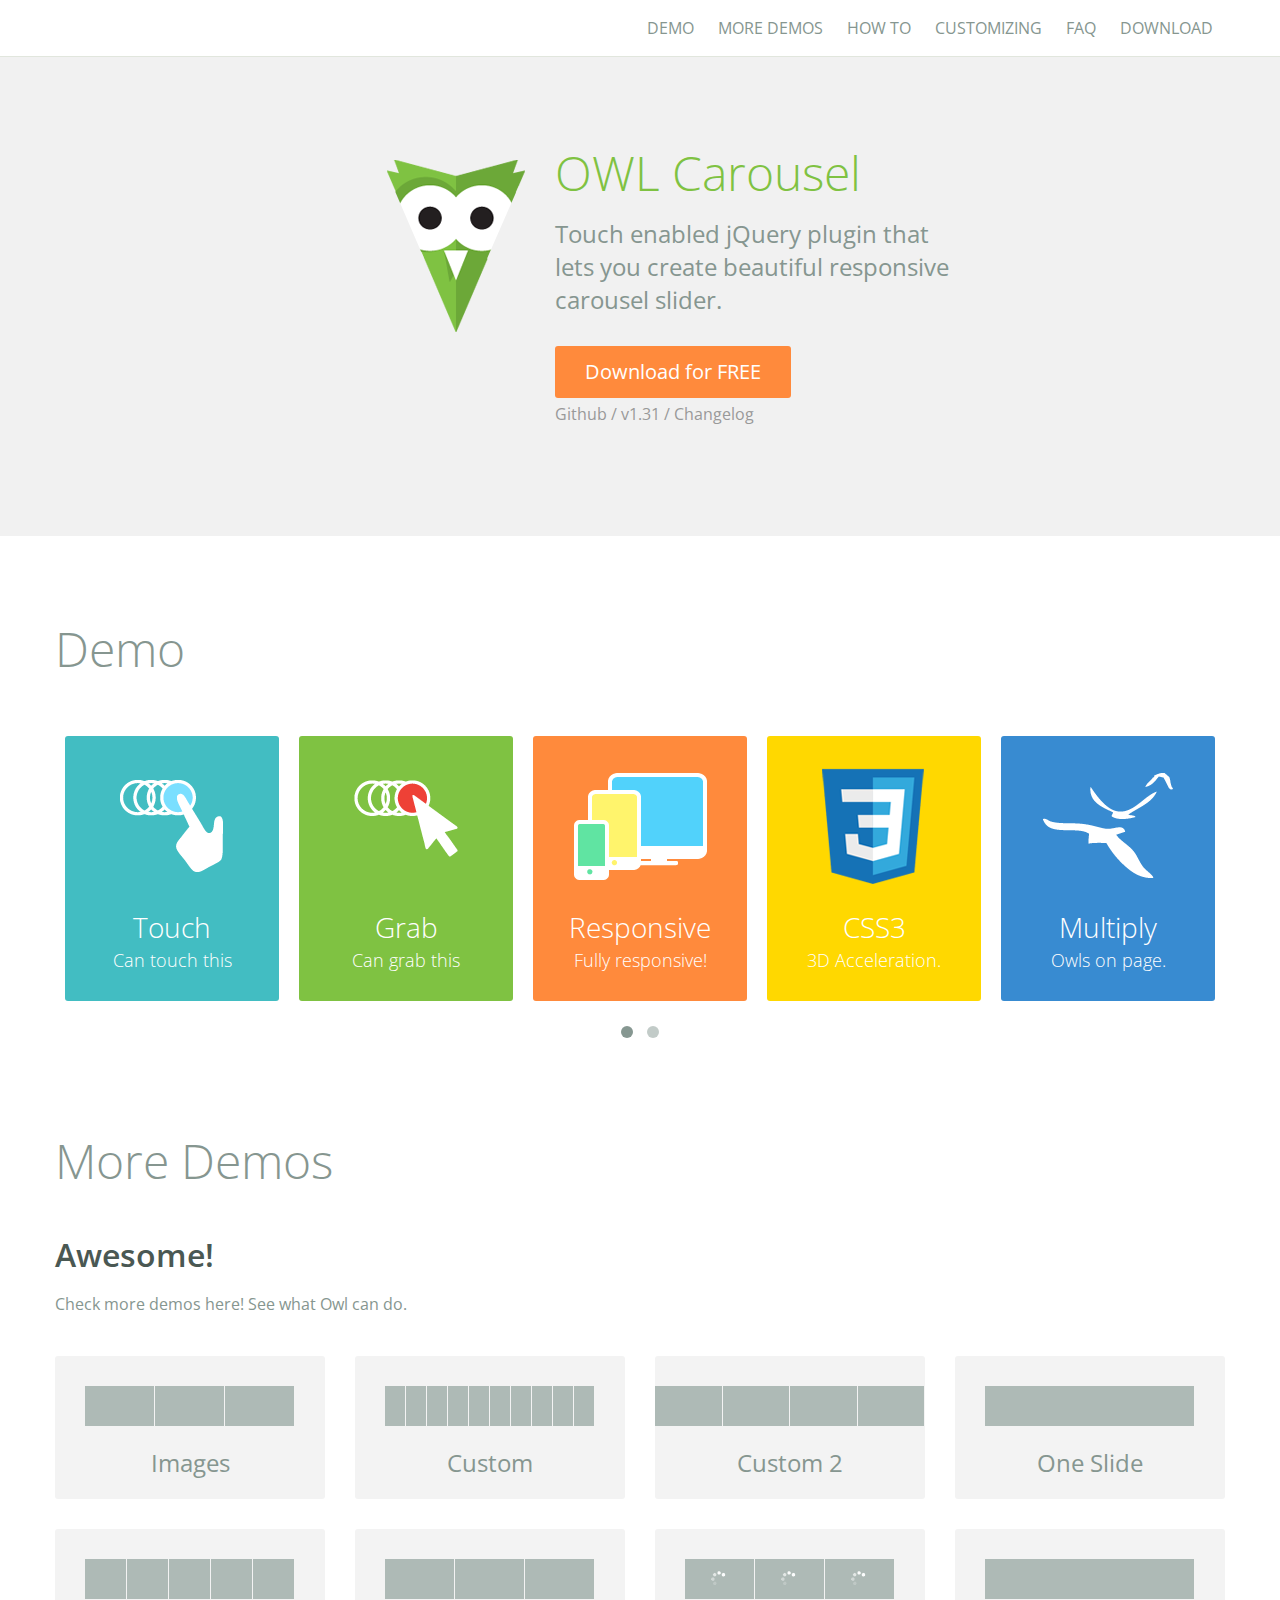
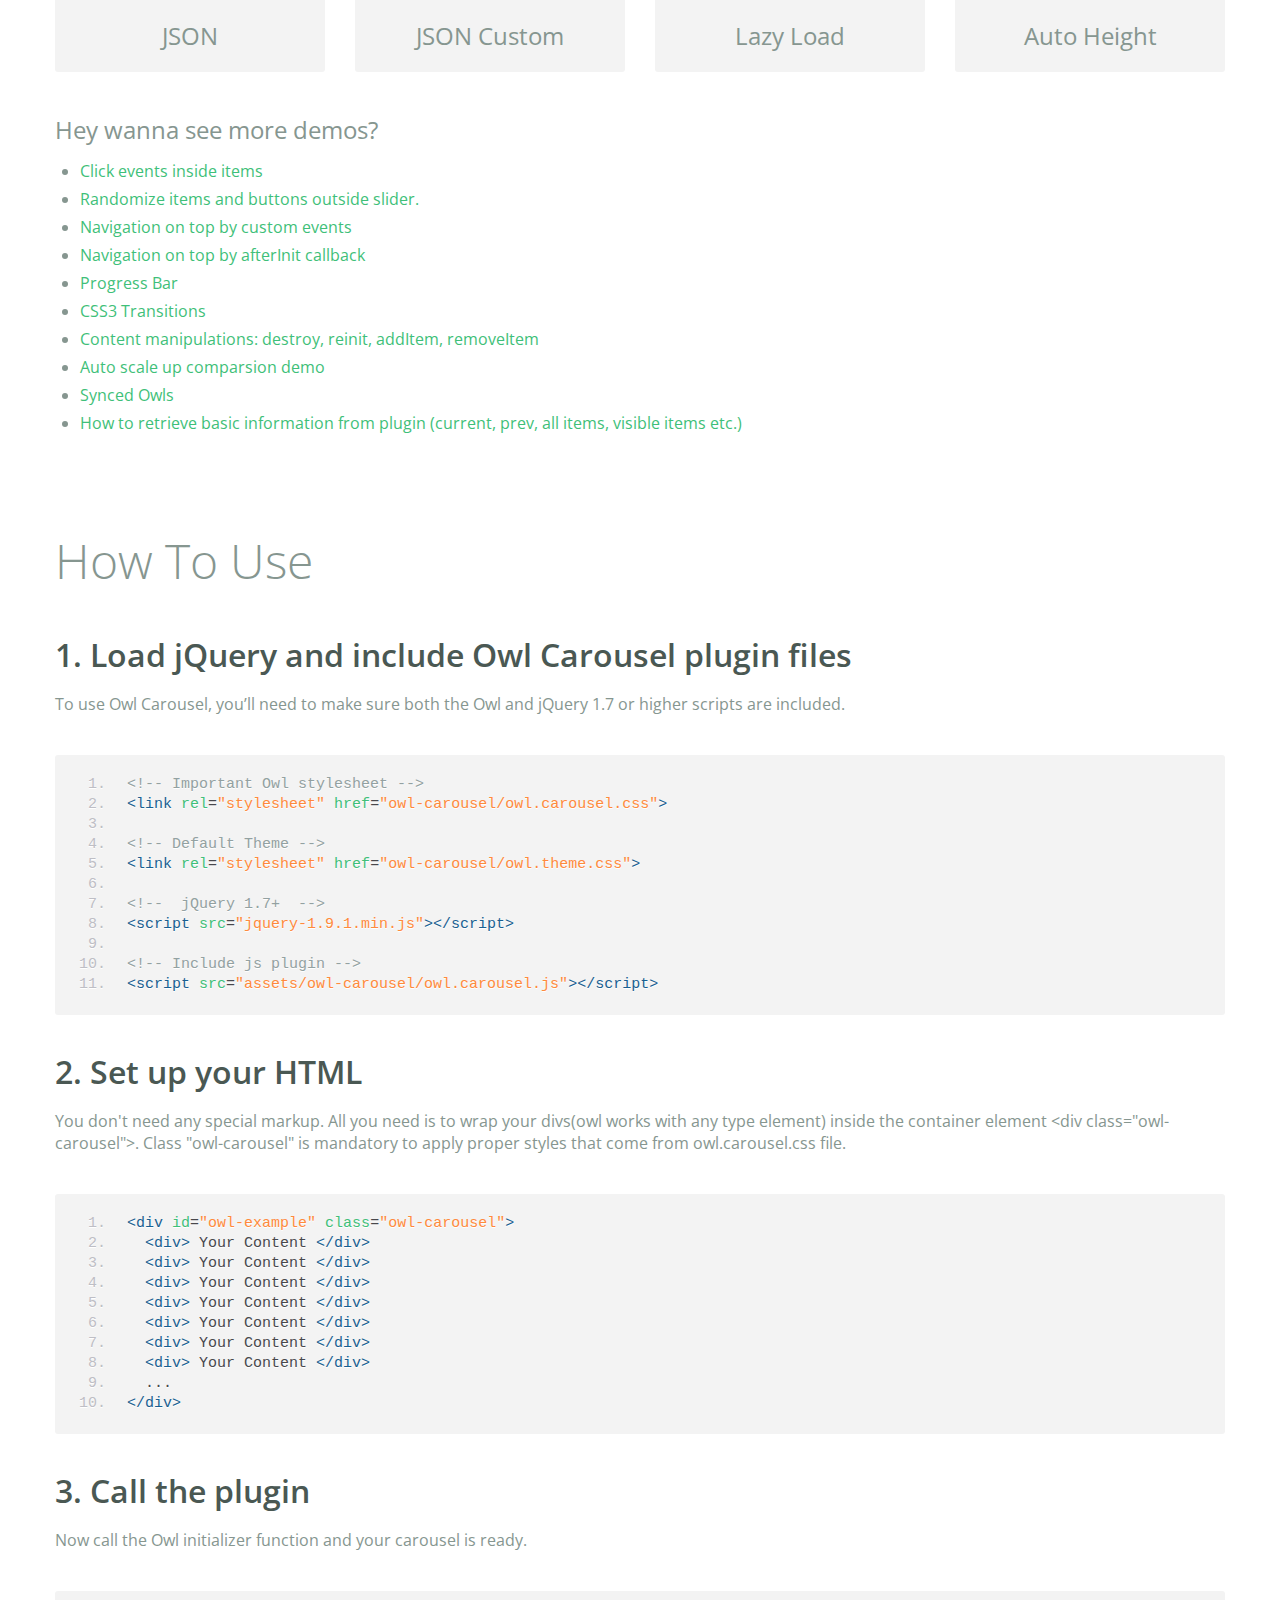
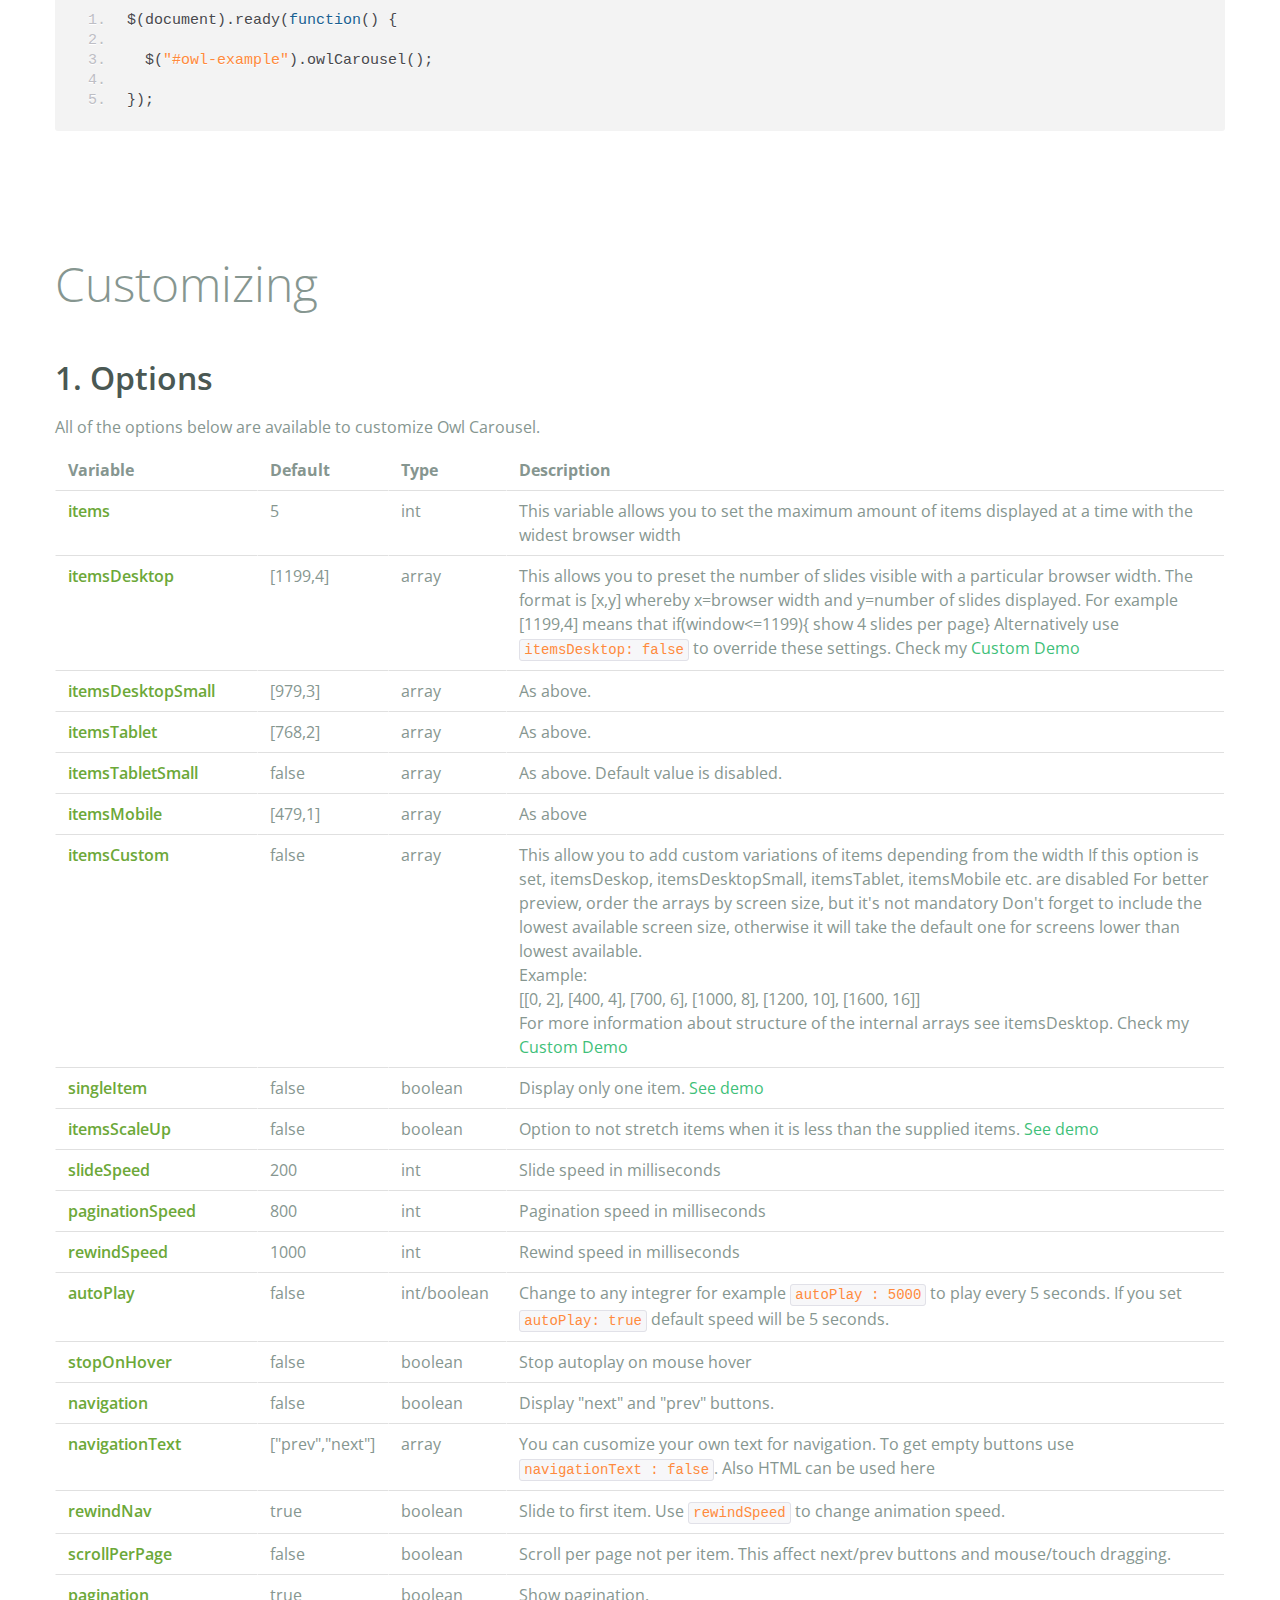
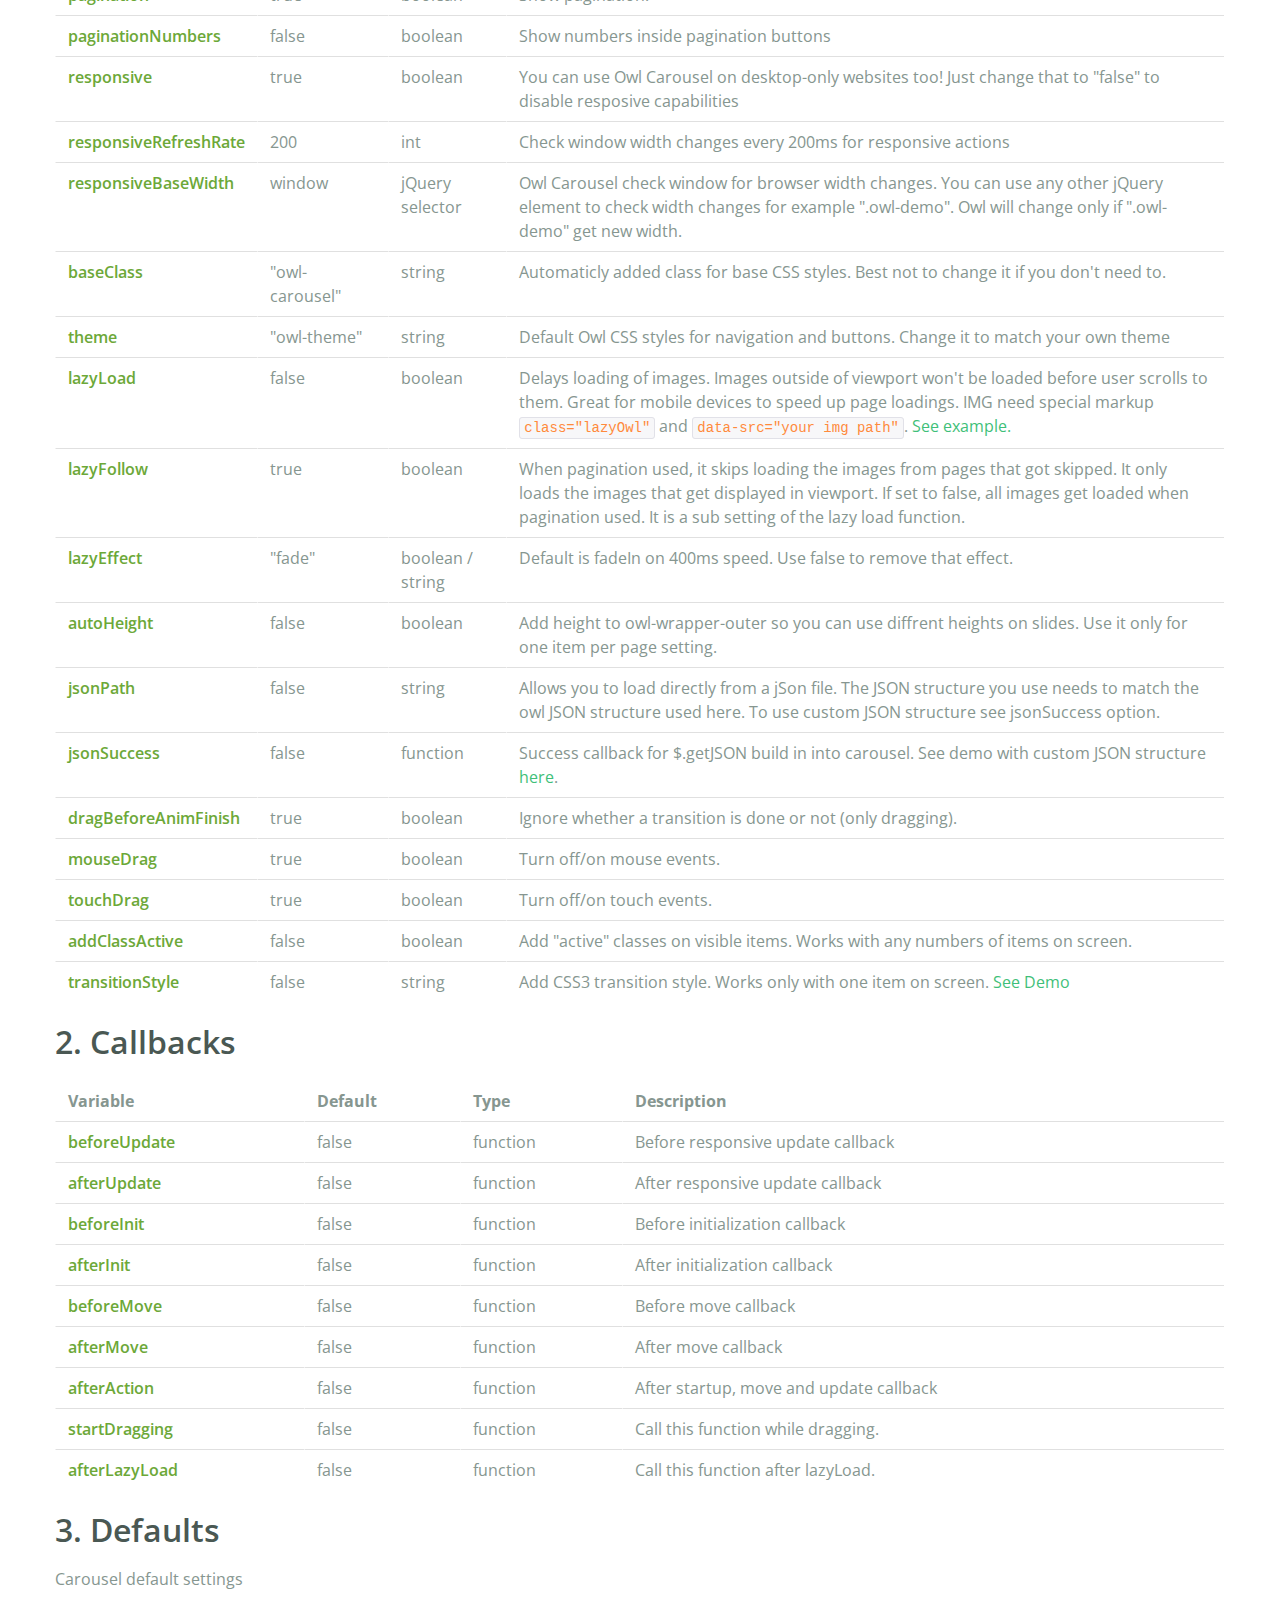
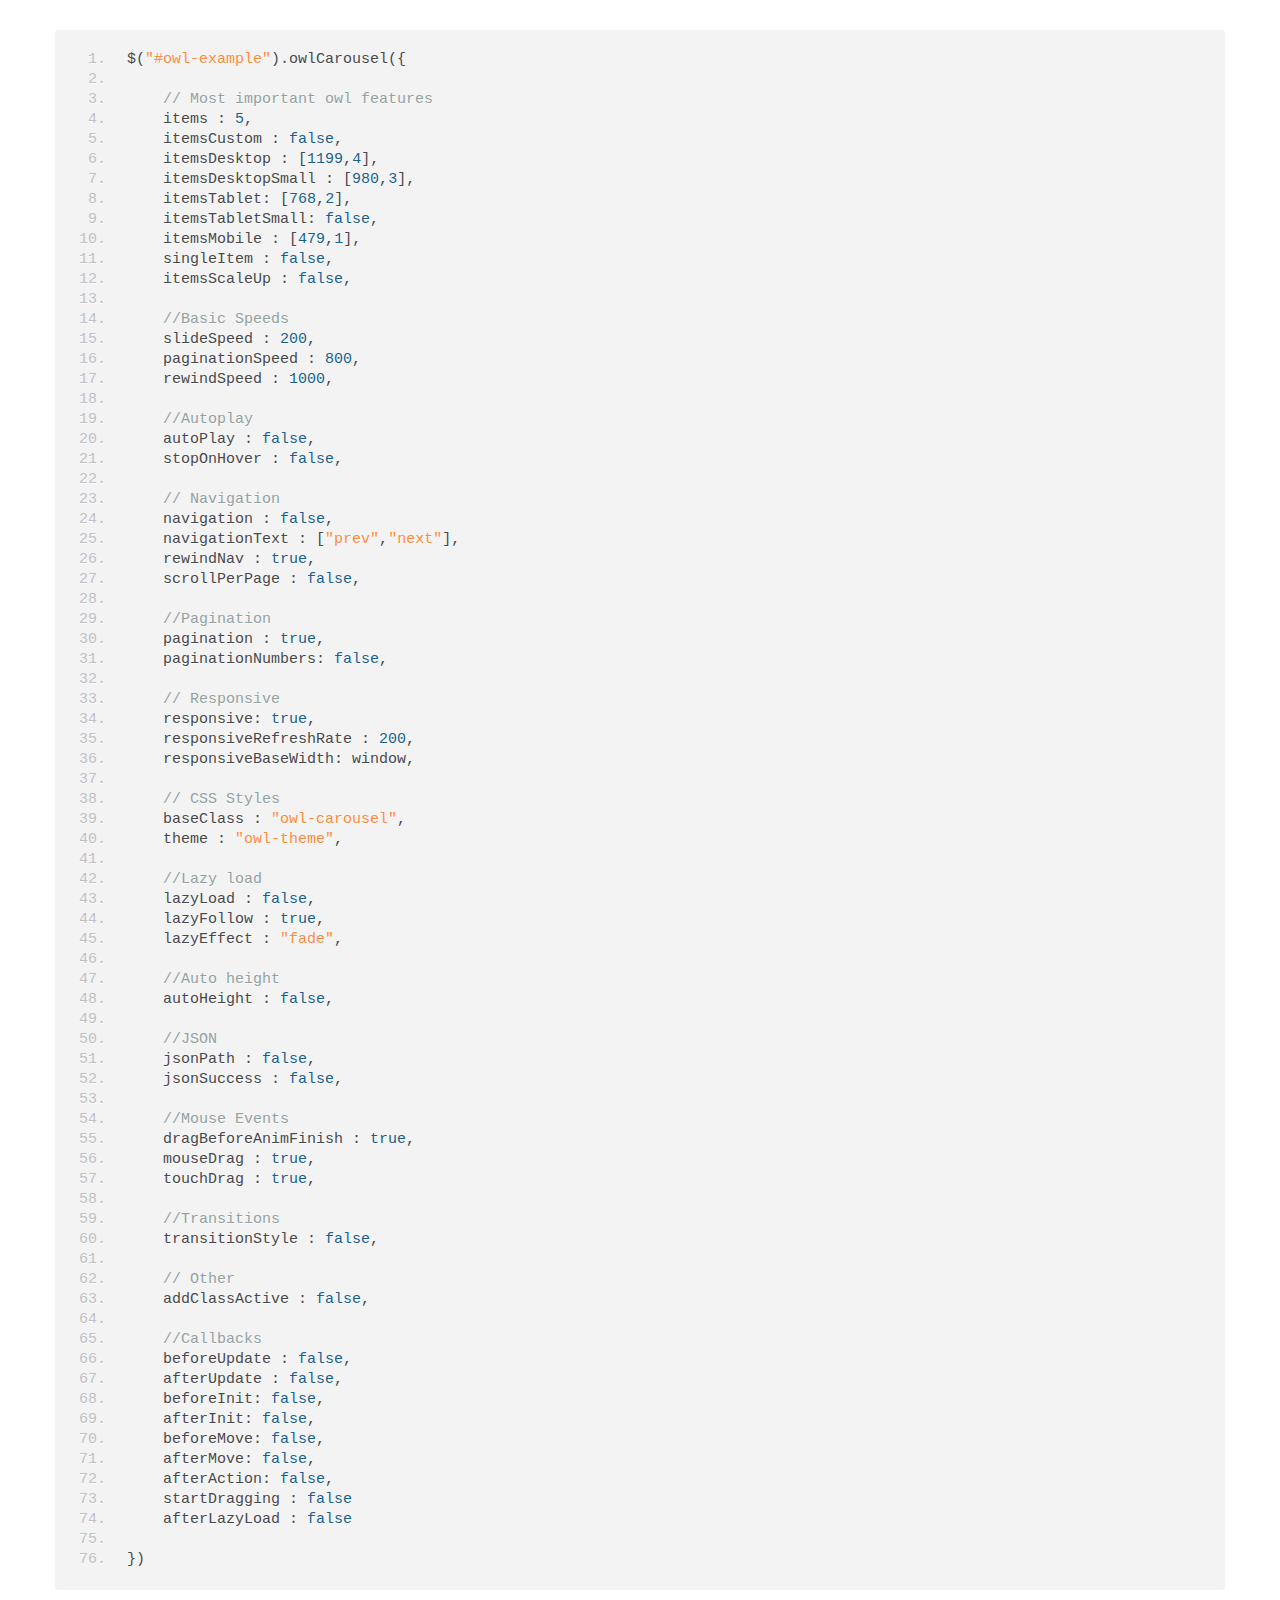
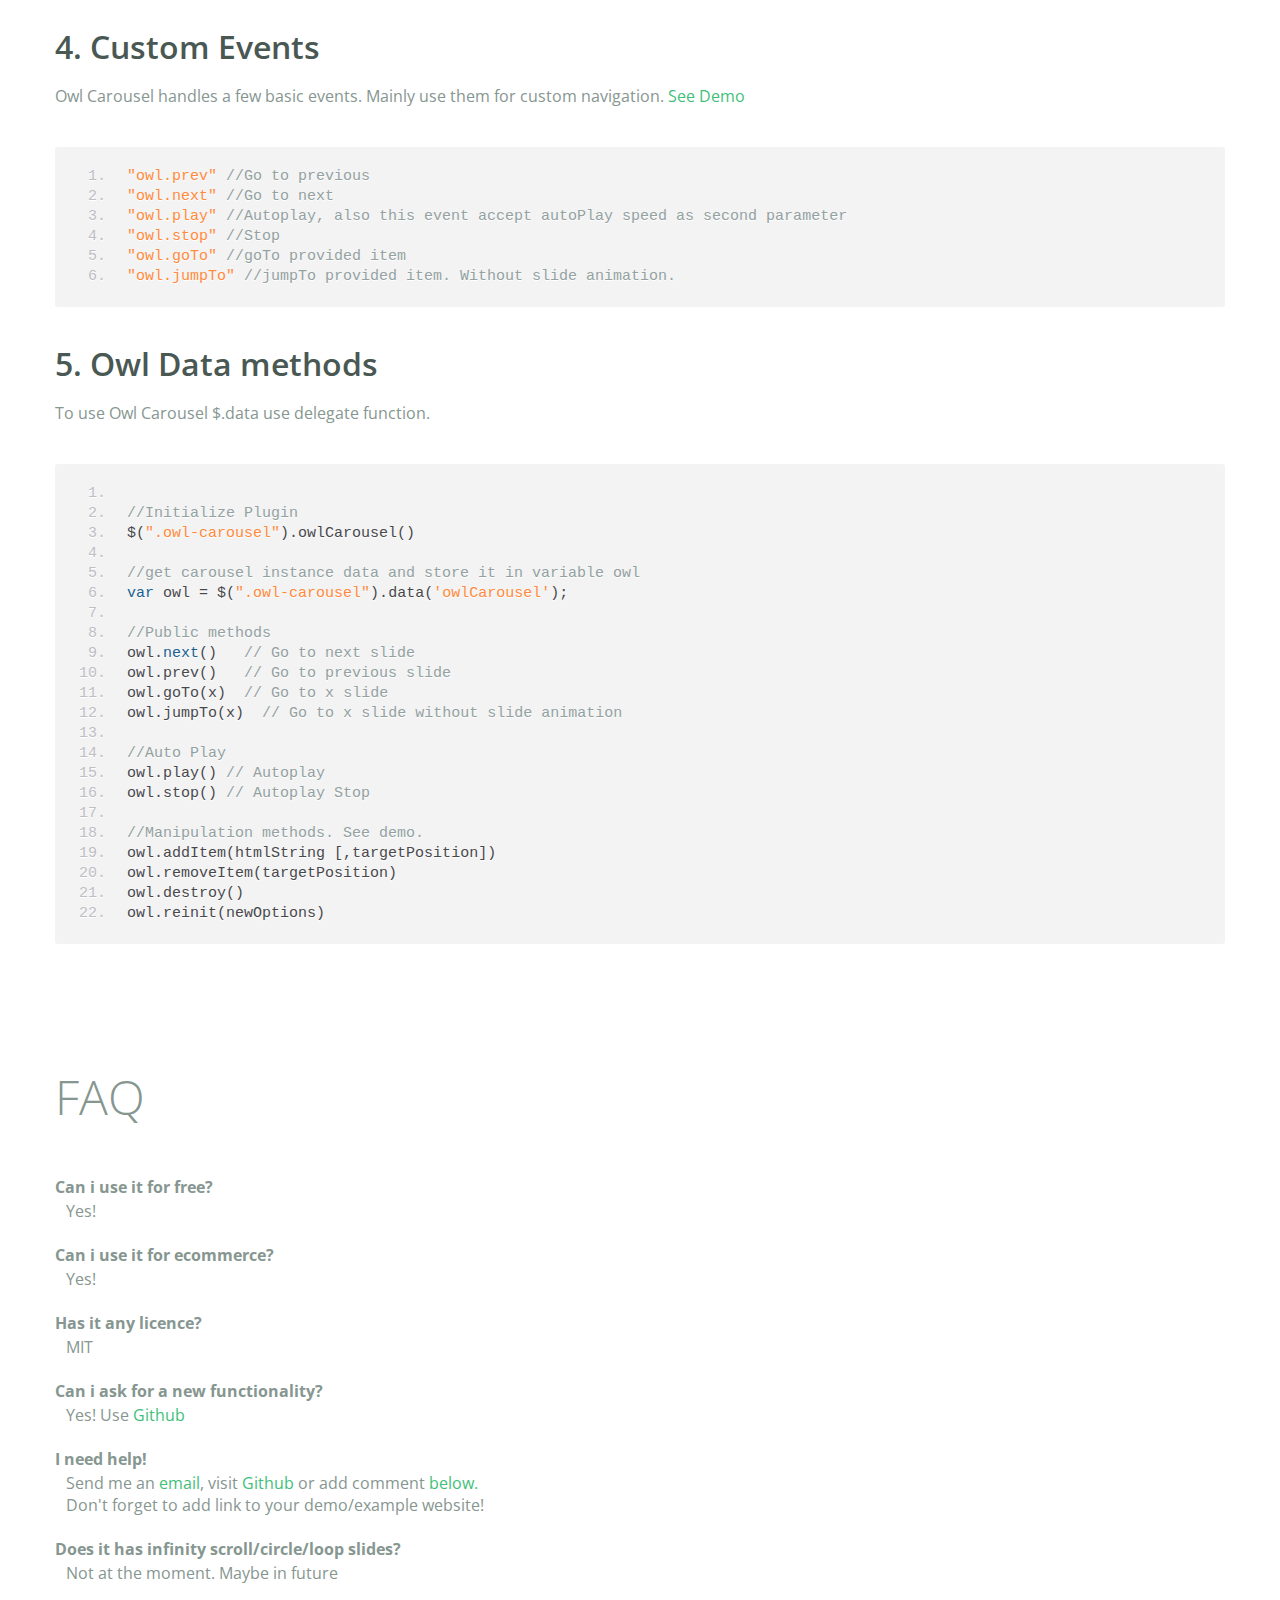
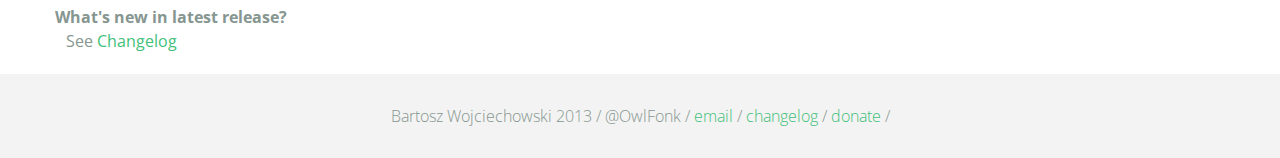
<file: Coding/UNIFY/src/main/webapp/view/client/static/plugins/owl-carousel/index.html>
<!DOCTYPE html>
<html lang="en">
  <head>
    <meta charset="utf-8">
    <title>Owl Carousel</title>
    <meta name="viewport" content="width=device-width, initial-scale=1.0">
    <meta name="description" content="jQuery Responsive Carousel - Owl Carusel">
    <meta name="author" content="Bartosz Wojciechowski">
    <meta name="keywords" content="HTML,CSS,JSON,JavaScript, jQuery, Responsive, Design, Owl, Carousel, Free">

    <link href='http://fonts.googleapis.com/css?family=Open+Sans:400italic,400,300,600,700' rel='stylesheet' type='text/css'>
    <link href="assets/css/bootstrapTheme.css" rel="stylesheet">
    <link href="assets/css/custom.css" rel="stylesheet">

    <!-- Owl Carousel Assets -->
    <link href="owl-carousel/owl.carousel.css" rel="stylesheet">
    <link href="owl-carousel/owl.theme.css" rel="stylesheet">

    <!-- Prettify -->
    <link href="assets/js/google-code-prettify/prettify.css" rel="stylesheet">

    <!-- Le fav and touch icons -->
    <link rel="apple-touch-icon-precomposed" sizes="144x144" href="assets/ico/apple-touch-icon-144-precomposed.png">
    <link rel="apple-touch-icon-precomposed" sizes="114x114" href="assets/ico/apple-touch-icon-114-precomposed.png">
      <link rel="apple-touch-icon-precomposed" sizes="72x72" href="assets/ico/apple-touch-icon-72-precomposed.png">
                    <link rel="apple-touch-icon-precomposed" href="assets/ico/apple-touch-icon-57-precomposed.png">
                                   <link rel="shortcut icon" href="assets/ico/favicon.png">
  </head>
  <body>
      <div id="top-nav" class="navbar navbar-fixed-top">
        <div class="navbar-inner">
          <div class="container">
            <button type="button" class="btn btn-navbar" data-toggle="collapse" data-target=".nav-collapse">
            <span class="icon-bar"></span>
            <span class="icon-bar"></span>
            <span class="icon-bar"></span>
          </button>
            <div class="nav-collapse collapse">
            <ul class="nav pull-right">
              <li><a href="#demo">Demo</a></li>
              <li><a href="#more-demos">More Demos</a></li>
              <li><a href="#how-to">How To</a></li>
              <li><a href="#customizing">Customizing</a></li>
              <li><a href="#faq">FAQ</a></li>
              <li><a href="owl.carousel.zip" class="download" data-spy="affix" data-offset-top="450">Download</a></li>
            </ul>
            </div>
          </div>
        </div>
      </div>

      <div id="header">
        <div class="container">
          <div class="row">
            <div class="span5">
                <img class="logo" src="assets/img/owl-logo.png" alt="Owl Logo">
              </div>
            <div class="span7">
              <h1>OWL Carousel </h1>
              <h3>Touch enabled jQuery plugin that lets you create beautiful responsive carousel slider.</h3>
              <a class="btn btn-success btn-large" href="owl.carousel.zip">Download for FREE</a>
              <p class="muted"><a class="muted" href="https://github.com/OwlFonk/OwlCarousel">Github</a> / v1.31 / <a class="muted" href="changelog.html">Changelog</a></p> 
            </div>
          </div>
        </div>
      </div>

      <div id="demo">
        <div class="container">
          <div class="row">
            <div class="span12">
              <h1>Demo</h1>
            </div>
          </div>

          <div class="row">
            <div class="span12">

              <div id="owl-example" class="owl-carousel">

                <div class="item darkCyan">
                  <img src="assets/img/demo-slides/touch.png" alt="Touch">
                    <h3>Touch</h3>
                    <h4>Can touch this</h4>
                </div>
                <div class="item forestGreen">
                  <img src="assets/img/demo-slides/grab.png" alt="Grab">
                    <h3>Grab</h3>
                    <h4>Can grab this</h4>
                </div>
                <div class="item orange">
                  <img src="assets/img/demo-slides/responsive.png" alt="Responsive">
                    <h3>Responsive</h3>
                    <h4>Fully responsive!</h4>
                </div>

                <div class="item yellow">
                  <img src="assets/img/demo-slides/css3.png" alt="CSS3">
                    <h3>CSS3</h3>
                    <h4>3D Acceleration.</h4>
                </div>

                <div class="item dodgerBlue">
                  <img src="assets/img/demo-slides/multi.png" alt="Multi">
                    <h3>Multiply</h3>
                    <h4>Owls on page.</h4>
                </div>

                <div class="item skyBlue">
                  <img src="assets/img/demo-slides/modern.png" alt="Modern Browsers">
                    <h3>Modern</h3>
                    <h4>Browsers Compatibility</h4>
                </div>

                <div class="item zombieGreen">
                  <img src="assets/img/demo-slides/zombie.png" alt="Zombie Browsers - old ones">
                    <h3>Zombie</h3>
                    <h4>Browsers Compatibility</h4>
                </div>

                <div class="item violet">
                  <img src="assets/img/demo-slides/controls.png" alt="Take Control">
                    <h3>Take Control</h3>
                    <h4>The way you like</h4>
                </div>

                <div class="item yellowLight">
                  <img src="assets/img/demo-slides/feather.png" alt="Light">
                    <h3>Light</h3>
                    <h4>As a feather</h4>
                </div>

                <div class="item steelGray">
                  <img src="assets/img/demo-slides/tons.png" alt="Tons of Opotions">
                    <h3>Tons</h3>
                    <h4>of options</h4>
                </div>

              </div>


            </div>
          </div>

        </div>
      </div>

    <div id="more-demos">
      <div class="container">

        <div class="row">
          <div class="span12">
            <h1>More Demos</h1>
            <h2>Awesome!</h2>
            <p>Check more demos here! See what Owl can do.</p>
          </div>
        </div>

        <div class="row demos-row">
          <div class="span3">
            <a href="demos/images.html" class="demo-box">
              <div class="demo-wrapper demo-images clearfix">
                <div class="demo-slide"><div class="bg"></div></div>
                <div class="demo-slide"><div class="bg"></div></div>
                <div class="demo-slide"><div class="bg"></div></div>
              </div>
              <h3>Images</h3>
            </a>
          </div>

          <div class="span3">
            <a href="demos/custom.html" class="demo-box">
              <div class="demo-wrapper demo-custom clearfix">
                <div class="demo-slide"><div class="bg"></div></div>
                <div class="demo-slide"><div class="bg"></div></div>
                <div class="demo-slide"><div class="bg"></div></div>
                <div class="demo-slide"><div class="bg"></div></div>
                <div class="demo-slide"><div class="bg"></div></div>
                <div class="demo-slide"><div class="bg"></div></div>
                <div class="demo-slide"><div class="bg"></div></div>
                <div class="demo-slide"><div class="bg"></div></div>
                <div class="demo-slide"><div class="bg"></div></div>
                <div class="demo-slide"><div class="bg"></div></div>
              </div>
              <h3>Custom</h3>
            </a>
          </div>

          <div class="span3">
            <a href="demos/itemsCustom.html" class="demo-box">
              <div class="demo-wrapper demo-full clearfix">
                <div class="demo-slide"><div class="bg"></div></div>
                <div class="demo-slide"><div class="bg"></div></div>
                <div class="demo-slide"><div class="bg"></div></div>
                <div class="demo-slide"><div class="bg"></div></div>
              </div>
              <h3>Custom 2</h3>
            </a>
          </div>

          <div class="span3">
            <a href="demos/one.html" class="demo-box">
              <div class="demo-wrapper demo-one clearfix">
                <div class="demo-slide"><div class="bg"></div></div>
              </div>
              <h3>One Slide</h3>
            </a>
          </div>

        </div>
        <div class="row demos-row">
          <div class="span3">
            <a href="demos/json.html" class="demo-box">
              <div class="demo-wrapper demo-Json clearfix">
                <div class="demo-slide"><div class="bg"></div></div>
                <div class="demo-slide"><div class="bg"></div></div>
                <div class="demo-slide"><div class="bg"></div></div>
                <div class="demo-slide"><div class="bg"></div></div>
                <div class="demo-slide"><div class="bg"></div></div>
              </div>
              <h3>JSON</h3>
            </a>
          </div>

          <div class="span3">
            <a href="demos/customJson.html" class="demo-box">
              <div class="demo-wrapper demo-Json-custom clearfix">
                <div class="demo-slide"><div class="bg"></div></div>
                <div class="demo-slide"><div class="bg"></div></div>
                <div class="demo-slide"><div class="bg"></div></div>
              </div>
              <h3>JSON Custom</h3>
            </a>
          </div>

          <div class="span3">
            <a href="demos/lazyLoad.html" class="demo-box">
              <div class="demo-wrapper demo-lazy clearfix">
                <div class="demo-slide"><div class="bg"></div></div>
                <div class="demo-slide"><div class="bg"></div></div>
                <div class="demo-slide"><div class="bg"></div></div>
              </div>
              <h3>Lazy Load</h3>
            </a>
          </div>

          <div class="span3">
            <a href="demos/autoHeight.html" class="demo-box">
              <div class="demo-wrapper demo-height clearfix">
                <div class="demo-slide"><div class="bg"></div></div>
              </div>
              <h3>Auto Height</h3>
            </a>
          </div>

          
        </div>

        <div class="row">
          <div class="span12">
            <h3>Hey wanna see more demos?</h3>
            <ul>
              <li>
                <a href="demos/click.html">Click events inside items</a>
              </li>
              <li>
                <a href="demos/randomOrder.html">Randomize items and buttons outside slider.</a>
              </li>
              <li>
                <a href="demos/navOnTop.html">Navigation on top by custom events</a>
              </li>
              <li>
                <a href="demos/navOnTop2.html">Navigation on top by afterInit callback</a>
              </li>
              <li>
                <a href="demos/progressBar.html">Progress Bar</a>
              </li>
              <li>
                <a href="demos/transitions.html">CSS3 Transitions</a>
              </li>
              <li>
                <a href="demos/manipulations.html">Content manipulations: destroy, reinit, addItem, removeItem</a>
              </li>
              <li>
                <a href="demos/scaleup.html">Auto scale up comparsion demo</a>
              </li>
              <li>
                <a href="demos/sync.html">Synced Owls</a>
              </li>
              <li>
                <a href="demos/owlStatus.html">How to retrieve basic information from plugin (current, prev, all items, visible items etc.)</a>
              </li>
            </ul>
            
          </div>
        </div>


      </div>
    </div>

    <div id="how-to">
      <div class="container">
        <div class="row">
          <div class="span12">
            <h1>How To Use</h1>
            <h2>1. Load jQuery and include Owl Carousel plugin files</h2>
            <p>To use Owl Carousel, you’ll need to make sure both the Owl and jQuery 1.7 or higher scripts are included.</p>
<pre class="pre-show prettyprint linenums">
&lt;!-- Important Owl stylesheet --&gt;
&lt;link rel="stylesheet" href="owl-carousel/owl.carousel.css"&gt;

&lt;!-- Default Theme --&gt;
&lt;link rel="stylesheet" href="owl-carousel/owl.theme.css"&gt;

&lt;!--  jQuery 1.7+  --&gt;
&lt;script src="jquery-1.9.1.min.js"&gt;&lt;/script&gt;

&lt;!-- Include js plugin --&gt;
&lt;script src="assets/owl-carousel/owl.carousel.js"&gt;&lt;/script&gt;
</pre>
          <h2>2. Set up your HTML</h2>
          <p>You don't need any special markup. All you need is to wrap your divs(owl works with any type element) inside the container element &lt;div class="owl-carousel"&gt;. Class "owl-carousel" is mandatory to apply proper styles that come from owl.carousel.css file.</p>
<pre class="pre-show prettyprint linenums">
&lt;div id="owl-example" class="owl-carousel"&gt;
  &lt;div&gt; Your Content &lt;/div&gt;
  &lt;div&gt; Your Content &lt;/div&gt;
  &lt;div&gt; Your Content &lt;/div&gt;
  &lt;div&gt; Your Content &lt;/div&gt;
  &lt;div&gt; Your Content &lt;/div&gt;
  &lt;div&gt; Your Content &lt;/div&gt;
  &lt;div&gt; Your Content &lt;/div&gt;
  ...
&lt;/div>
</pre>    
          <h2>3. Call the plugin</h2>
          <p>Now call the Owl initializer function and your carousel is ready.</p>
<pre class="pre-show prettyprint linenums">
$(document).ready(function() {

  $("#owl-example").owlCarousel();

});
</pre>  
          </div>
        </div>
      </div>
    </div>


    <div id="customizing">
      <div class="container">
        <div class="row">
          <div class="span12">
            <h1>Customizing</h1>
            <h2>1. Options</h2>
            <p>All of the options below are available to customize Owl Carousel.</p> 
            <table class="table hp-table table-bordered table-striped">
              <thead>
                <tr>
                  <th>Variable</th>
                  <th>Default</th>
                  <th>Type</th>
                  <th>Description</th>
                </tr>
              </thead>
              <tbody>
                <tr>
                  <td><span class="text-emp">items</span></td>
                  <td>5</td>
                  <td>int</td>
                  <td>This variable allows you to set the maximum amount of items displayed at a time with the widest browser width</td>
                </tr>
                 <tr>
                  <td><span class="text-emp">itemsDesktop</span></td>
                  <td>[1199,4]</td>
                  <td>array</td>
                  <td>This allows you to preset the number of slides visible with a particular browser width. The format is [x,y] whereby x=browser width and y=number of slides displayed. For example [1199,4] means that if(window&lt;=1199){ show 4 slides per page}
                    Alternatively use <code>itemsDesktop: false</code> to override these settings. Check my <a href="demos/custom.html">Custom Demo</a></td>
                </tr>
                <tr>
                  <td><span class="text-emp">itemsDesktopSmall</span></td>
                  <td>[979,3]</td>
                  <td>array</td>
                  <td>As above.</td>
                </tr>
                <tr>
                  <td><span class="text-emp">itemsTablet</span></td>
                  <td>[768,2]</td>
                  <td>array</td>
                  <td>As above.</td>
                </tr>
                <tr>
                  <td><span class="text-emp">itemsTabletSmall</span></td>
                  <td>false</td>
                  <td>array</td>
                  <td>As above. Default value is disabled.</td>
                </tr>
                <tr>
                  <td><span class="text-emp">itemsMobile</span></td>
                  <td>[479,1]</td>
                  <td>array</td>
                  <td>As above</td>
                </tr>
                <tr>
                  <td><span class="text-emp">itemsCustom</span></td>
                  <td>false</td>
                  <td>array</td>
                  <td>
                    This allow you to add custom variations of items depending from the width
                    If this option is set, itemsDeskop, itemsDesktopSmall, itemsTablet, itemsMobile etc. are disabled
                    For better preview, order the arrays by screen size, but it's not mandatory
                    Don't forget to include the lowest available screen size, otherwise it will take the default one for screens lower than lowest available.
                    <br />Example:<br /> [[0, 2], [400, 4], [700, 6], [1000, 8], [1200, 10], [1600, 16]]<br />
                    For more information about structure of the internal arrays see itemsDesktop. Check my <a href="demos/custom.html">Custom Demo</a></td>
                </tr>
                <tr>
                  <td><span class="text-emp">singleItem</span></td>
                  <td>false</td>
                  <td>boolean</td>
                  <td>Display only one item. <a href="demos/one.html">See demo</a></td>
                </tr>
                <tr>
                  <td><span class="text-emp">itemsScaleUp</span></td>
                  <td>false</td>
                  <td>boolean</td>
                  <td>Option to not stretch items when it is less than the supplied items. <a href="demos/scaleup.html">See demo</a></td>
                </tr>
                <tr>
                  <td><span class="text-emp">slideSpeed</span></td>
                  <td>200</td>
                  <td>int</td>
                  <td>Slide speed in milliseconds</td>
                </tr>
                <tr>
                  <td><span class="text-emp">paginationSpeed</span></td>
                  <td>800</td>
                  <td>int</td>
                  <td>Pagination speed in milliseconds</td>
                </tr>
                <tr>
                  <td><span class="text-emp">rewindSpeed</span></td>
                  <td>1000</td>
                  <td>int</td>
                  <td>Rewind speed in milliseconds</td>
                </tr>
                <tr>
                  <td><span class="text-emp">autoPlay</span></td>
                  <td>false</td>
                  <td>int/boolean</td>
                  <td>Change to any integrer for example <code>autoPlay : 5000</code> to play every 5 seconds. If you set <code>autoPlay: true</code> default speed will be 5 seconds.</td>
                </tr>
                <tr>
                <tr>
                  <td><span class="text-emp">stopOnHover</span></td>
                  <td>false</td>
                  <td>boolean</td>
                  <td>Stop autoplay on mouse hover</td>
                </tr>
                <tr>
                <tr>
                  <td><span class="text-emp">navigation</span></td>
                  <td>false</td>
                  <td>boolean</td>
                  <td>Display "next" and "prev" buttons.</td>
                </tr>
                <tr>
                  <td><span class="text-emp">navigationText</span></td>
                  <td>["prev","next"]</td>
                  <td>array</td>
                  <td>You can cusomize your own text for navigation. To get empty buttons use <code>navigationText : false</code>. Also HTML can be used here</td>
                </tr>
                <tr>
                  <td><span class="text-emp">rewindNav</span></td>
                  <td>true</td>
                  <td>boolean</td>
                  <td>Slide to first item. Use <code>rewindSpeed</code> to change animation speed. </td>
                </tr>
                <tr>
                  <td><span class="text-emp">scrollPerPage</span></td>
                  <td>false</td>
                  <td>boolean</td>
                  <td>Scroll per page not per item. This affect next/prev buttons and mouse/touch dragging.</td>
                </tr>
                <tr>
                  <td><span class="text-emp">pagination</span></td>
                  <td>true</td>
                  <td>boolean</td>
                  <td>Show pagination.</td>
                </tr>
                <tr>
                  <td><span class="text-emp">paginationNumbers</span></td>
                  <td>false</td>
                  <td>boolean</td>
                  <td>Show numbers inside pagination buttons</td>
                </tr>
                <tr>
                  <td><span class="text-emp">responsive</span></td>
                  <td>true</td>
                  <td>boolean</td>
                  <td>You can use Owl Carousel on desktop-only websites too! Just change that to "false" to disable resposive capabilities</td>
                </tr>
                <tr>
                  <td><span class="text-emp">responsiveRefreshRate</span></td>
                  <td>200</td>
                  <td>int</td>
                  <td>Check window width changes every 200ms for responsive actions</td>
                </tr>
                <tr>
                  <td><span class="text-emp">responsiveBaseWidth</span></td>
                  <td>window</td>
                  <td>jQuery selector</td>
                  <td>Owl Carousel check window for browser width changes. You can use any other jQuery element to check width changes for example ".owl-demo". Owl will change only if ".owl-demo" get new width.</td>
                </tr>
                <tr>
                  <td><span class="text-emp">baseClass</span></td>
                  <td>"owl-carousel"</td>
                  <td>string</td>
                  <td>Automaticly added class for base CSS styles. Best not to change it if you don't need to.</td>
                </tr>
                <tr>
                  <td><span class="text-emp">theme</span></td>
                  <td>"owl-theme"</td>
                  <td>string</td>
                  <td>Default Owl CSS styles for navigation and buttons. Change it to match your own theme</td>
                </tr>
                <tr>
                  <td><span class="text-emp">lazyLoad</span></td>
                  <td>false</td>
                  <td>boolean</td>
                  <td>Delays loading of images. Images outside of viewport won't be loaded before user scrolls to them. Great for mobile devices to speed up page loadings. IMG need special markup <code>class="lazyOwl"</code> and <code>data-src="your img path"</code>. <a href="demos/lazyLoad.html">See example.</a></td>
                </tr>
                <tr>
                  <td><span class="text-emp">lazyFollow</span></td>
                  <td>true</td>
                  <td>boolean</td>
                  <td>When pagination used, it skips loading the images from pages that got skipped. It only loads the images that get displayed in viewport. If set to false, all images get loaded when pagination used. It is a sub setting of the lazy load function.</td>
                </tr>
                <tr>
                  <td><span class="text-emp">lazyEffect</span></td>
                  <td>"fade"</td>
                  <td>boolean / string</td>
                  <td>Default is fadeIn on 400ms speed. Use false to remove that effect.</td>
                </tr>
                <tr>
                  <td><span class="text-emp">autoHeight</span></td>
                  <td>false</td>
                  <td>boolean</td>
                  <td>Add height to owl-wrapper-outer so you can use diffrent heights on slides. Use it only for one item per page setting.</td>
                </tr>
                <tr>
                  <td><span class="text-emp">jsonPath</span></td>
                  <td>false</td>
                  <td>string</td>
                  <td>Allows you to load directly from a jSon file. The JSON structure you use needs to match the owl JSON structure used here. To use custom JSON structure see jsonSuccess option.</td>
                </tr>
                <tr>
                  <td><span class="text-emp">jsonSuccess</span></td>
                  <td>false</td>
                  <td>function</td>
                  <td>Success callback for $.getJSON build in into carousel. See demo with custom JSON structure <a href="demos/customJson.html">here</a>. </td>
                </tr>
                <tr>
                  <td><span class="text-emp">dragBeforeAnimFinish</span></td>
                  <td>true</td>
                  <td>boolean</td>
                  <td>Ignore whether a transition is done or not (only dragging).</td>
                </tr>
                <tr>
                  <td><span class="text-emp">mouseDrag</span></td>
                  <td>true</td>
                  <td>boolean</td>
                  <td>Turn off/on mouse events.</td>
                </tr>
                <tr>
                  <td><span class="text-emp">touchDrag</span></td>
                  <td>true</td>
                  <td>boolean</td>
                  <td>Turn off/on touch events.</td>
                </tr>
                <tr>
                  <td><span class="text-emp">addClassActive</span></td>
                  <td>false</td>
                  <td>boolean</td>
                  <td>Add "active" classes on visible items. Works with any numbers of items on screen.</td>
                </tr>
                <tr>
                  <td><span class="text-emp">transitionStyle</span></td>
                  <td>false</td>
                  <td>string</td>
                  <td>Add CSS3 transition style. Works only with one item on screen. <a href="demos/transitions.html">See Demo</a></td>
                </tr>
              </tbody>
            </table>
            <h2>2. Callbacks</h2>
            <table class="table hp-table table-bordered table-striped">
              <thead>
                <tr>
                  <th>Variable</th>
                  <th>Default</th>
                  <th>Type</th>
                  <th>Description</th>
                </tr>
              </thead>
              <tbody>
                <tr>
                  <td><span class="text-emp">beforeUpdate</span></td>
                  <td>false</td>
                  <td>function</td>
                  <td>Before responsive update callback</td>
                </tr>
                <tr>
                  <td><span class="text-emp">afterUpdate</span></td>
                  <td>false</td>
                  <td>function</td>
                  <td>After responsive update callback</td>
                </tr>
                <tr>
                  <td><span class="text-emp">beforeInit</span></td>
                  <td>false</td>
                  <td>function</td>
                  <td>Before initialization callback</td>
                </tr>
                <tr>
                  <td><span class="text-emp">afterInit</span></td>
                  <td>false</td>
                  <td>function</td>
                  <td>After initialization callback</td>
                </tr>
                <tr>
                  <td><span class="text-emp">beforeMove</span></td>
                  <td>false</td>
                  <td>function</td>
                  <td>Before move callback</td>
                </tr>
                <tr>
                  <td><span class="text-emp">afterMove</span></td>
                  <td>false</td>
                  <td>function</td>
                  <td>After move callback</td>
                </tr>
                <tr>
                  <td><span class="text-emp">afterAction</span></td>
                  <td>false</td>
                  <td>function</td>
                  <td>After startup, move and update callback</td>
                </tr>
                <tr>
                  <td><span class="text-emp">startDragging</span></td>
                  <td>false</td>
                  <td>function</td>
                  <td>Call this function while dragging.</td>
                </tr>
                <tr>
                  <td><span class="text-emp">afterLazyLoad</span></td>
                  <td>false</td>
                  <td>function</td>
                  <td>Call this function after lazyLoad.</td>
                </tr>
              </tbody>
            </table>

              <h2>3. Defaults</h2>
              <p>Carousel default settings</p>
<pre class="pre-show prettyprint linenums">
$("#owl-example").owlCarousel({

    // Most important owl features
    items : 5,
    itemsCustom : false,
    itemsDesktop : [1199,4],
    itemsDesktopSmall : [980,3],
    itemsTablet: [768,2],
    itemsTabletSmall: false,
    itemsMobile : [479,1],
    singleItem : false,
    itemsScaleUp : false,

    //Basic Speeds
    slideSpeed : 200,
    paginationSpeed : 800,
    rewindSpeed : 1000,

    //Autoplay
    autoPlay : false,
    stopOnHover : false,

    // Navigation
    navigation : false,
    navigationText : ["prev","next"],
    rewindNav : true,
    scrollPerPage : false,

    //Pagination
    pagination : true,
    paginationNumbers: false,

    // Responsive 
    responsive: true,
    responsiveRefreshRate : 200,
    responsiveBaseWidth: window,

    // CSS Styles
    baseClass : "owl-carousel",
    theme : "owl-theme",

    //Lazy load
    lazyLoad : false,
    lazyFollow : true,
    lazyEffect : "fade",

    //Auto height
    autoHeight : false,

    //JSON 
    jsonPath : false, 
    jsonSuccess : false,

    //Mouse Events
    dragBeforeAnimFinish : true,
    mouseDrag : true,
    touchDrag : true,

    //Transitions
    transitionStyle : false,

    // Other
    addClassActive : false,

    //Callbacks
    beforeUpdate : false,
    afterUpdate : false,
    beforeInit: false, 
    afterInit: false, 
    beforeMove: false, 
    afterMove: false,
    afterAction: false,
    startDragging : false
    afterLazyLoad : false

})
</pre>
              <h2>4. Custom Events</h2>
              <p>Owl Carousel handles a few basic events. Mainly use them for custom navigation. <a href="demos/custom.html">See Demo</a></p>

<pre class="pre-show prettyprint linenums">
"owl.prev" //Go to previous
"owl.next" //Go to next
"owl.play" //Autoplay, also this event accept autoPlay speed as second parameter
"owl.stop" //Stop
"owl.goTo" //goTo provided item
"owl.jumpTo" //jumpTo provided item. Without slide animation.
</pre>

              <h2>5. Owl Data methods</h2>
              <p>To use Owl Carousel $.data use delegate function.</p>
              
<pre class="pre-show prettyprint linenums">

//Initialize Plugin
$(".owl-carousel").owlCarousel()

//get carousel instance data and store it in variable owl
var owl = $(".owl-carousel").data('owlCarousel');

//Public methods
owl.next()   // Go to next slide
owl.prev()   // Go to previous slide
owl.goTo(x)  // Go to x slide
owl.jumpTo(x)  // Go to x slide without slide animation

//Auto Play
owl.play() // Autoplay
owl.stop() // Autoplay Stop

//Manipulation methods. <a href="demos/manipulations.html">See demo.</a>
owl.addItem(htmlString [,targetPosition])
owl.removeItem(targetPosition)
owl.destroy()
owl.reinit(newOptions)
</pre>
          </div>
        </div>
      </div>
    </div>

    <div id="faq" class="container">
      <div class="row">
        <div class="span12">
          <h1>FAQ</h1>
          <dl>
            <dt>Can i use it for free?</dt>
            <dd>Yes!</dd>
            <dt>Can i use it for ecommerce?</dt>
            <dd>Yes!</dd>
            <dt>Has it any licence?</dt>
            <dd>MIT</dd>
            <dt>Can i ask for a new functionality?</dt>
            <dd>Yes! Use <a href="https://github.com/OwlFonk/OwlCarousel">Github</a></dd>
            <dt>I need help!</dt>
            <dd>Send me an <a href="mailto:owl@owlgraphic.com?subject=Hey Owl! I need help">email</a>, visit <a href="https://github.com/OwlFonk/OwlCarousel">Github</a> or add comment <a href="#disqus">below.</a><br>Don't forget to add link to your demo/example website!</dd>
            <dt>Does it has infinity scroll/circle/loop slides?</dt>
            <dd>Not at the moment. Maybe in future</dd>
            <dt>What's new in latest release?</dt>
            <dd>See <a href="changelog.html">Changelog</a></dd>
          </dl>
        </div>
      </div>
    </div>

    <div class="container disqus">
        <div class="row">
          <div class="span12">
            <h1>Disqus</h1>

    <div id="disqus_thread"></div>
    <noscript>Please enable JavaScript to view the <a href="http://disqus.com/?ref_noscript">comments powered by Disqus.</a></noscript>
    <a href="http://disqus.com" class="dsq-brlink">comments powered by <span class="logo-disqus">Disqus</span></a>
      </div>
    </div>
  </div>

    <div id="footer">
      <div class="container">
        <div class="row">
          <div class="span12">
            <h5>Bartosz Wojciechowski 2013 / @OwlFonk / 
            <a href="mailto:owl@owlgraphic.com?subject=Hey Owl!">email</a> / 
            <a href="changelog.html">changelog</a> /
            <a href="https://www.paypal.com/cgi-bin/webscr?cmd=_s-xclick&hosted_button_id=EFSGXZS7V2U9N">donate</a> / 
            <a href="https://twitter.com/share" class="twitter-share-button" data-url="http://owlgraphic.com/owlcarousel/" data-text="Awesome jQuery Owl Carousel Responsive Plugin" data-via="OwlFonk" data-count="none" data-hashtags="owlcarousel"></a>
            <script>
            var owldomain = window.location.hostname.indexOf("owlgraphic");
            if(owldomain !== -1){
              !function(d,s,id){var js,fjs=d.getElementsByTagName(s)[0],p=/^http:/.test(d.location)?'http':'https';if(!d.getElementById(id)){js=d.createElement(s);js.id=id;js.src=p+'://platform.twitter.com/widgets.js';fjs.parentNode.insertBefore(js,fjs);}}(document, 'script', 'twitter-wjs');
            }
            </script>
            </h5>
          </div>
        </div>
      </div>
    </div>


    <script src="assets/js/jquery-1.9.1.min.js"></script>
    <script src="owl-carousel/owl.carousel.min.js"></script>

    <!-- Frontpage Demo -->
    <script>

    $(document).ready(function($) {
      $("#owl-example").owlCarousel();
    });


    $("body").data("page", "frontpage");

    </script>
    <script src="assets/js/bootstrap-collapse.js"></script>
    <script src="assets/js/bootstrap-transition.js"></script>

    <script src="assets/js/google-code-prettify/prettify.js"></script>
	  <script src="assets/js/application.js"></script>

    <script type="text/javascript">
    jQuery(function($){
      var disqus_loaded = false;
      var top = $("#faq").offset().top; 
      var owldomain = window.location.hostname.indexOf("owlgraphic");
      var comments = window.location.href.indexOf("comment");

      if(owldomain !== -1){
        function check(){
          if ( (!disqus_loaded && $(window).scrollTop() + $(window).height() > top) || (comments !== -1) ){
            $(window).off( "scroll" )
            disqus_loaded = true;
            /* * * CONFIGURATION VARIABLES: EDIT BEFORE PASTING INTO YOUR WEBPAGE * * */
            var disqus_shortname = 'owlcarousel'; // required: replace example with your forum shortname
            var disqus_identifier = 'OWL Carousel';
            //var disqus_url = 'http://owlgraphic.com/owlcarousel/';
            /* * * DON'T EDIT BELOW THIS LINE * * */
            (function() {
                var dsq = document.createElement('script'); dsq.type = 'text/javascript'; dsq.async = true;
                dsq.src = '//' + disqus_shortname + '.disqus.com/embed.js';
                (document.getElementsByTagName('head')[0] || document.getElementsByTagName('body')[0]).appendChild(dsq);
            })();
          }
        }
        $(window).on( "scroll", check )
        check();
      } else {
        $('.disqus').hide();
      }
    });
    </script>

    <script>
    var owldomain = window.location.hostname.indexOf("owlgraphic");
    if(owldomain !== -1){
      (function(i,s,o,g,r,a,m){i['GoogleAnalyticsObject']=r;i[r]=i[r]||function(){
      (i[r].q=i[r].q||[]).push(arguments)},i[r].l=1*new Date();a=s.createElement(o),
      m=s.getElementsByTagName(o)[0];a.async=1;a.src=g;m.parentNode.insertBefore(a,m)
      })(window,document,'script','//www.google-analytics.com/analytics.js','ga');

      ga('create', 'UA-41541058-1', 'owlgraphic.com');
      ga('send', 'pageview');
    }
    </script>

  </body>
</html>
</file>
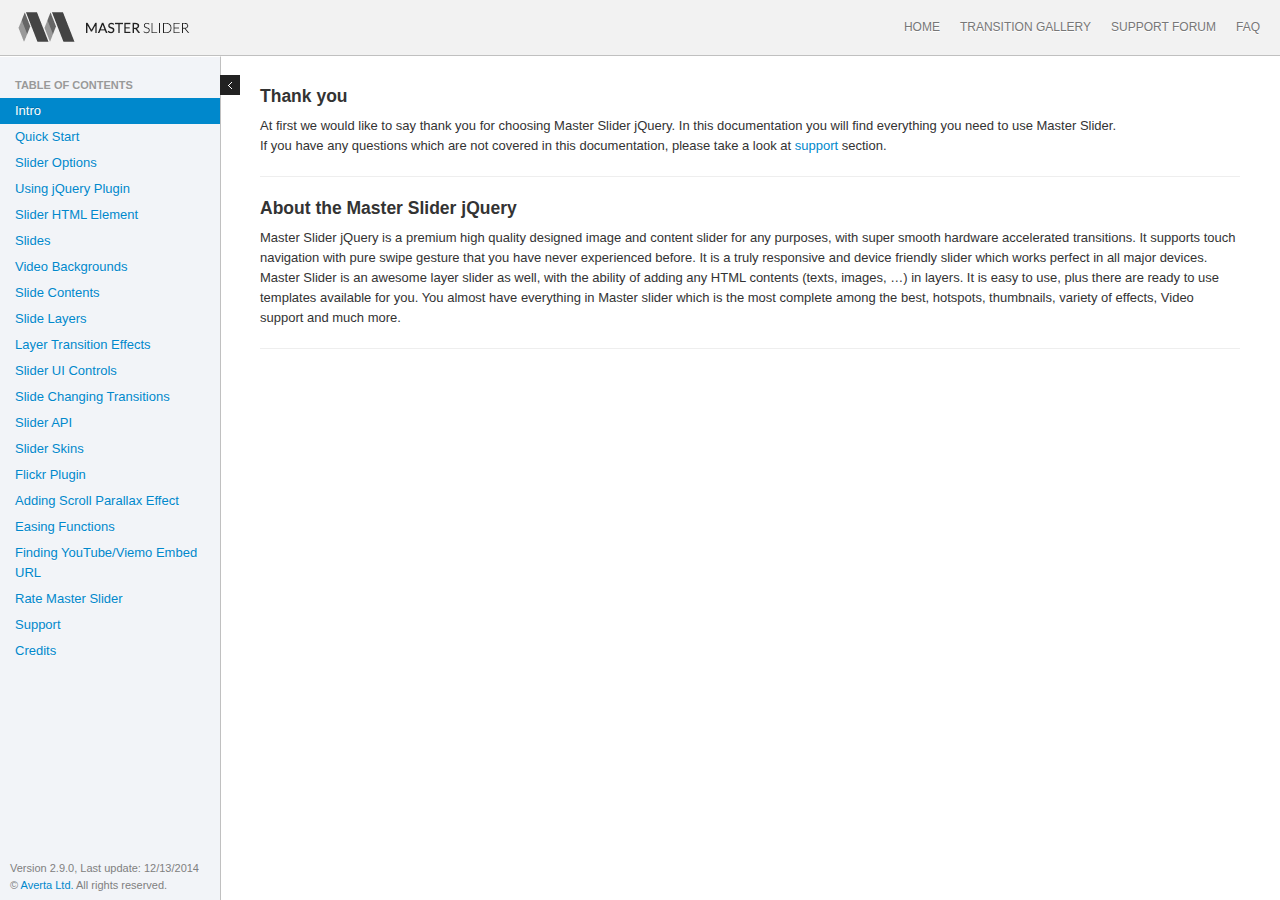
<file: Coding/UNIFY/src/main/webapp/view/client/static/plugins/master-slider/documentation/index.html>
<!doctype html>
<html lang="en">
	<head>
		<meta charset="UTF-8" />
		<title>Master Slider jQuery Version Documentation</title>
		
		<link rel="stylesheet" href="bootstrap/css/bootstrap.min.css" type="text/css" media="screen" title="no title" charset="utf-8"/>
		<link rel="stylesheet" type="text/css" href="syntax-highlighter/styles/shCore.css" media="all">
		<link rel="stylesheet" type="text/css" href="syntax-highlighter/styles/shThemeDefault.css" media="all">
		<link rel="stylesheet" href="assets/css/main.css" type="text/css" media="screen"/>
		
		<link rel="icon" type="image/png" href="assets/images/fav.png" />
	</head>
	
	<body>
		
		<header class="header">
			<img src="assets/images/ms-logo.gif" class="logo"/>
			<nav class="navbar mainnav" >
				<ul class="nav">
					<li><a href="http://www.masterslider.com/">HOME</a></li>
					<li><a href="http://www.masterslider.com/transition-gallery/">TRANSITION GALLERY</a></li>
					<li><a href="http://support.averta.net/envato/support/master-slider/">SUPPORT FORUM</a></li>
					<li><a href="http://support.averta.net/envato/faq/master-slider/">FAQ</a></li>
				</ul>
			</nav>
		</header>
		
		<div id="loading">
			Loading data ...
		</div>
		
		<div id="main-container" role="main">
			<aside id="sidebar">
				<nav class="toc">
					
					<ul class="nav nav-list">
						<li class="nav-header">
							Table of Contents
						</li>
						<li>
							<a href="#intro">Intro</a>
						</li>
						<li>
							<a href="#quickstart">Quick Start</a>
						</li>
						<li>
							<a href="#slider-options">Slider Options</a>
						</li>
						<li>
							<a href="#jq-plugin">Using jQuery Plugin</a>
						</li>
						<li>
							<a href="#slider-html">Slider HTML Element</a>
						</li>
						<li>
							<a href="#slides">Slides</a>
						</li>
						<li>
							<a href="#video-bg">Video Backgrounds</a>
						</li>
						<li>
							<a href="#slide-contents">Slide Contents</a>
						</li>
						<li>
							<a href="#slide-layers">Slide Layers</a>
						</li>
						<li>
							<a href="#layer-effects">Layer Transition Effects</a>
						</li>
						<li>
							<a href="#slider-ui">Slider UI Controls</a>
						</li>
						<li>
							<a href="#views">Slide Changing Transitions</a>
						</li>
						<li>
							<a href="#api">Slider API</a>
						</li>
						<li>
							<a href="#skins">Slider Skins</a>
						</li>
						<li>
							<a href="#flickr-plugin">Flickr Plugin</a>
						</li>
						<li>
							<a href="#scroll-parallax">Adding Scroll Parallax Effect</a>
						</li>
						<li>
							<a href="#ease-func">Easing Functions</a>
						</li>
						<li>
							<a href="#embed-url">Finding YouTube/Viemo Embed URL</a>
						</li>
						<li>
							<a href="#rate">Rate Master Slider</a>
						</li>
						<li>
							<a href="#support">Support</a>
						</li>
						<li>
							<a href="#credits">Credits</a>
						</li>
					</ul>
				</nav>
				<div class="update-cont">
					<p class="cpr">
						Version 2.9.0, Last update: 12/13/2014
						<br/>
						&copy; <a href="http://www.averta.net/" target="_blank">Averta Ltd.</a> All rights reserved.
					</p>
				</div>
				<div class="toggle"> </div>
			</aside><!-- sidebar -->
			<section class="container" id="content">
				
				<article class="content-section float" id="intro" style="opacity: 1; position: relative; top: 0px; left: 0px; -webkit-transform: translateX(0px);">
					<h4>Thank you</h4>
					<p>At first we would like to say thank you for choosing Master Slider jQuery. In this documentation you will find everything you need to use Master Slider.
					<br> If you have any questions which are not covered in this documentation, please take a look at <a href="http://support.averta.net/envato/support/" target="_blank">support</a> section. </p>
					<hr>
					<h4>About the Master Slider jQuery</h4>
					<p>Master Slider jQuery is a premium high quality designed image and content slider for any purposes, with super smooth hardware accelerated transitions. It supports touch navigation with pure swipe gesture that you have never experienced before. It is a truly responsive and device friendly slider which works perfect in all major devices. Master Slider is an awesome layer slider as well, with the ability of adding any HTML contents (texts, images, …) in layers. It is easy to use, plus there are ready to use templates available for you. You almost have everything in Master slider which is the most complete among the best, hotspots, thumbnails, variety of effects, Video support and much more. </p>
					<hr>
				</article>
				<article class="content-section" id="quickstart">
					<h3><strong>Quick Start</strong></h3>
					<h5><strong>Step 1: Link required files</strong></h5>
					<p>
						At first you need to insert required files into your page. Go to "quick-start" folder in downloaded package and upload "masterslider" folder to your server then add required files into your page like following (usually in &lt;head&gt; section):
						<pre class="brush: html">
						&lt;!-- Base MasterSlider style sheet --&gt;
						&lt;link rel=&quot;stylesheet&quot; href=&quot;masterslider/style/masterslider.css&quot; /&gt;
						
						&lt;!-- MasterSlider default skin --&gt;
						&lt;link rel=&quot;stylesheet&quot; href=&quot;masterslider/skins/default/style.css&quot; /&gt;
						
						&lt;!-- Latest version of jQuery from Google CDN --&gt;
						&lt;!-- You can remove it if jQuery is already included. --&gt;
						&lt;script src=&quot;http://ajax.googleapis.com/ajax/libs/jquery/1/jquery.min.js&quot;&gt;&lt;/script&gt;
						
						&lt;!-- MasterSlider main JS file --&gt;
						&lt;script src=&quot;masterslider/masterslider.min.js&quot;&gt;&lt;/script&gt;</pre>
					</p>
					<h5><strong>Step 2: Slider HTML</strong></h5>
					<p>
						Insert following HTML to the &lt;body&gt; section. This HTML defines your slider content. The "ms-skin-default" CSS class name means that the slider uses default skin, you need to change it if you've included a different skin CSS file in Step 1.
						<pre class="brush: html">
					&lt;!-- masterslider --&gt;
					&lt;div class="master-slider ms-skin-default" id="masterslider"&gt;
						&lt;!-- new slide --&gt;
						&lt;div class="ms-slide"&gt;
							
							&lt;!-- slide background --&gt;
							&lt;img src="masterslider/blank.gif" data-src="masterslider/images/1.jpg" alt="lorem ipsum dolor sit"/&gt;		
							
							&lt;!-- slide text layer --&gt;
							&lt;div class="ms-layer ms-caption" style="top:10px; left:30px;"&gt;
								Lorem ipsum dolor sit amet 
							&lt;/div&gt;
							
						&lt;/div&gt; 
						&lt;!-- end of slide --&gt;
						
						&lt;!-- new slide --&gt;
						&lt;div class="ms-slide"&gt;
							
							&lt;!-- slide background --&gt;
							&lt;img src="masterslider/blank.gif" data-src="masterslider/images/2.jpg" alt="lorem ipsum dolor sit"/&gt;		
							
							&lt;!-- slide text layer --&gt;
							&lt;div class="ms-layer ms-caption" style="top:10px; left:30px;"&gt;
								Lorem ipsum dolor sit amet 
							&lt;/div&gt;
							
							&lt;!-- linked slide --&gt;
							&lt;a href="http://codecanyon.net/user/averta"&gt;Averta&lt;/a&gt;
							
						&lt;/div&gt; 
						&lt;!-- end of slide --&gt;
						
						&lt;!-- new slide --&gt;
						&lt;div class="ms-slide"&gt;
							
							&lt;!-- slide background --&gt;
							&lt;img src="masterslider/blank.gif" data-src="masterslider/images/3.jpg" alt="lorem ipsum dolor sit"/&gt;		
							
							&lt;!-- slide text layer --&gt;
							&lt;div class="ms-layer ms-caption" style="top:10px; left:30px;"&gt;
								Lorem ipsum dolor sit amet 
							&lt;/div&gt;
							
							&lt;!-- youtube video --&gt;
							&lt;a href="http://www.youtube.com/embed/YHWkro9-e9Q?hd=1&amp;wmode=opaque&amp;controls=1&amp;showinfo=0" data-type="video"&gt;Youtube video&lt;/a&gt;
							
						&lt;/div&gt; 
						&lt;!-- end of slide --&gt;
					
					&lt;/div&gt;
					&lt;!-- end of masterslider --&gt;
				</pre>
					</p>
					<h5><strong>Step 3: Initialize</strong></h5>
					<p>
						Insert the following JavaScript after slider HTML (usually after &lt;body&gt; section).
						<pre class="brush: js">
					&lt;script&gt;
						var slider = new MasterSlider();
						slider.setup('masterslider' , {
								width:800,    // slider standard width
								height:350,   // slider standard height
								space:5
								// more slider options goes here...
								// check slider options section in documentation for more options.
							});
						// adds Arrows navigation control to the slider.
						slider.control('arrows');
					&lt;/script&gt;
				</pre>
					</p>
					<p>Looking for jQuery plugin style initialization? check <a href="#jq-plugin">Using jQuery Plugin.</a></p>
					<hr/>
				</article>
				<article class="content-section" id="slider-options">
					<h3><strong>Slider Options</strong></h3>
					<p>
						You can use/change following options in slider setup method.
						For example:
						<pre class="brush: js">
						&lt;script&gt;
							var slider = new MasterSlider();
							slider.setup('masterslider' , {
									width:800,    // slider standard width
									height:350,   // slider standard height
									space:5,
									fullwidth:true,
									autoHeight:true,
									view:"mask"
									// more slider options goes here...
								});
							// adds Arrows navigation control to the slider.
							slider.control('arrows');
						&lt;/script&gt;
				</pre>
					</p>
					<table class="table table-striped table-bordered table-hover">
						<thead>
							<tr>
								<th style="width:120px">Option Name</th>
								<th style="width:120px">Default Value</th>
								<th>Description</th>
							</tr>
						</thead>
						<tbody>
							<tr>
								<td>width</td>
								<td>300</td>
								<td>The base width of slides. It helps the slider to resize in correct ratio.</td>
							</tr>
							<tr>
								<td>height</td>
								<td>150</td>
								<td>The base height of slides, It helps the slider to resize in correct ratio.</td>
							</tr>
							<tr>
								<td>start</td>
								<td>1</td>
								<td>The slider starting slide number.</td>
							</tr>
							<tr>
								<td>space</td>
								<td>0</td>
								<td>The spacing value between slides in pixels.</td>
							</tr>
							<tr>
								<td>grabCursor</td>
								<td>true</td>
								<td>Whether the slider uses grab mouse cursor.</td>
							</tr>
							<tr>
								<td>swipe</td>
								<td>true</td>
								<td>Whether the drag/swipe navigation is enabled.</td>
							</tr>
							<tr>
								<td>mouse</td>
								<td>true</td>
								<td>Whether the user can use mouse drag navigation.</td>
							</tr>
							<tr>
								<td>wheel</td>
								<td>false</td>
								<td>Enables mouse scroll wheel navigation.</td>
							</tr>
							<tr>
								<td>autoplay</td>
								<td>false</td>
								<td>Enables the autoplay slideshow.</td>
							</tr>
							<tr>
								<td>loop</td>
								<td>false</td>
								<td>Enables the continuous sliding mode.</td>
							</tr>
							<tr>
								<td>shuffle</td>
								<td>false</td>
								<td>Enables the shuffle slide order.</td>
							</tr>
							<tr>
								<td>preload</td>
								<td>0</td>
								<td>Specifies number of slides which will be loaded by slider. 0 value means slider will load slides in sequence and "all" value means slider will load all of the slides at starting. This option is only effective for images which has "data-src" attribute.</td>
							</tr>
							<!-- <tr>
								<td>fullwidth</td>
								<td>false</td>
								<td>It enables the slider to adapt width to its parent element. It's very useful for creating full-width sliders. In default it takes max width as its base width value.</td>
							</tr>
							<tr>
								<td>fullheight</td>
								<td>false</td>
								<td>It enables the slider to adapt height to its parent element.</td>
							</tr>
							<tr>
								<td>autofill</td>
								<td>false</td>
								<td>It enables the slider to adapt width and height to its parent element. It's very useful for creating fullscreen slider.</td>
							</tr> -->
							<tr>
								<td>layout</td>
								<td>"boxed"</td>
								<td>
									<em>Since v1.5.7</em> <br>
									Specifies layout of the slider, it accepts following values:
									<ul>
										<li><strong>boxed: </strong>The default layout of slider, size of the slider does not exceed the specified width and height in slider options.</li>
										<li><strong>fullwidth: </strong>Forces the slider to adapt width to the browser width.</li>
										<li><strong>fullscreen: </strong>Forces the slider to adapt width and height to the browser window dimension.</li>
										<li><strong>fillwidth: </strong>Enables the slider to adapt width to its parent element.</li>
										<li><strong>autofill: </strong>Enables the slider to adapt width and height to its parent element.</li>
										<li><strong>partialview: </strong>It's like the boxed layout but nearby slides are always visible.</li>
									</ul>
								</td>
							</tr>
							<tr>
								<td>fullscreenMargin</td>
								<td>0</td>
								<td>Specifies margin space at the bottom of slider, it only affects with "fullscreen" layout.</td>
							</tr><tr>
								<td>heightLimit</td>
								<td>false</td>
								<td>It force the slide to use max height value as its base specified height value.</td>
							</tr>
							<tr>
								<td>autoHeight</td>
								<td>false</td>
								<td>Whether the slider adapts its height to each slide height or not. It overrides heightLimit option.</td>
							</tr>
							<tr>
								<td>smoothHeight</td>
								<td>true</td>
								<td>Whether the slider uses smooth animation while its height changes.</td>
							</tr>
							<tr>
								<td>endPause</td>
								<td>false</td>
								<td>Whether the slider pauses slideshow when it reaches to last slide.</td>
							</tr>
							<tr>
								<td>overPause</td>
								<td>false</td>
								<td>Whether the slider pauses slideshow on hover.</td>
							</tr>
							<tr>
								<td>fillMode</td>
								<td>"fill"</td>
								<td>Specifies the slide background scaling method. Its acceptable values are "fill", "fit", "stretch", "center" and "tile".</td>
							</tr>
							<tr>
								<td>centerControls</td>
								<td>true</td>
								<td>Whether the slider aligns UI controls to center. This option is only effective in full width mode.</td>
							</tr>
							<tr>
								<td>layersMode</td>
								<td>"center"</td>
								<td>It accepts two values "center" and "full". The "center" value indicates that the slider aligns layers to the center. This option is only effective in full width mode.</td>
							</tr>
							<tr>
								<td>instantStartLayers</td>
								<td>false</td>
								<td>Whether start show transition of layers before slide transition complete.</td>
							</tr>
							<tr>
								<td>parallaxMode</td>
								<td>"mouse"</td>
								<td>
									<em>Since v1.7.0</em> <br>
									Specifies type of layers parallax move, it accepts below values:
									<ul>
										<li><strong>"mouse": </strong>It moves the layers while mouse is moving</li>
										<li><strong>"swipe": </strong>It moves layers while slider is sliding or swiping.</li>
										<li><strong>"mouse:x-only": </strong>It moves the layers only on X-axis while mouse is moving (horizontally moves).</li>
										<li><strong>"mouse:y-only": </strong>It moves the layers only on Y-axis while mouse is moving (vertically moves).</li>
									</ul>

								</td>
							</tr>
							<tr>
								<td>hideLayers</td>
								<td>false</td>
								<td>Whether the slider hides all layers before changing slide. </td>
							</tr>
							<tr>
								<td>speed</td>
								<td>17</td>
								<td>Specifies slide changing speed. It accepts float values between 0 and 100. </td>
							</tr>
							<tr>
								<td>dir</td>
								<td>"h"</td>
								<td>Specifies slide changing direction. It accepts two values "h" (horizontal) and "v" (vertical). </td>
							</tr>
							<tr>
								<td>view</td>
								<td>"basic"</td>
								<td>The slide changing transition. <a href="#views">More info here...</a></td>
							</tr>
							<tr>
								<td>deepLink</td>
								<td>null</td>
								<td>A unique name for the slider which will be used in browser address bar you can enter your own name otherwise slider generates a unique one.</td>
							</tr>
							<tr>
								<td>deepLinkType</td>
								<td>"path"</td>
								<td>Specifies the type of displaying slider deeplinking permalink in the address bar. acceptable values: "paht" and "query"</td>
							</tr>
						</tbody>
					</table>
					<hr/>
				</article>
				<article class="content-section" id="jq-plugin">
					<h3><strong>Using Master Slider jQuery Plugin</strong></h3>
					<p>
						Since version 2.0, you can setup slider by using Master Slider jQuery Plugin.
						There is no difference between js pure slider setup and jQuery plugin setup you can use all options in both of them. 
					</p>
					<pre class="brush: js">
						$('#slider').masterslider({
							width: 700,
							height: 560,
							// more options...
							controls : {
								arrows : {autohide:false},
								bullets : {}
								// more slider controls...
							}
						});
					</pre>
					<p>You can see list of all options <a href="#slider-options">here...</a> <br><code>controls</code> options in plugin specifies slider controls for more information check <a href="#slider-ui">Slider UI Controls.</a> </p>
					<p>In some cases, you may need to access to the slider js object from jQuery plugin instance, you can simply access to it like below code:</p>
					<pre class="brush:js">
						var slider_obj = $('#slider').masterslider('slider');
					</pre>
					<p>
						Also you can simply use slider api methods:
					</p>
					<pre class="brush:js">
						$('#slider').masterslider('gotoSlide' , 3); // moves to 4th slide.					
						$('#slider').masterslider('destroy');
					</pre>
					<p>And you can bind slider events like:</p>
					<pre class="brush:js">
						$('#slider').on(MSSliderEvent.CHANGE_START, function(e){
							// dispatches when the slider's current slide change starts.
						});					
					</pre>
					<p>For more information about slider api methods and events check <a href="#api">Slider API.</a></p>
					<hr/>
				</article>
				<article class="content-section" id="slider-html">
					<h3><strong>Slider HTML Element</strong></h3>
					<p>
						MasterSlider defines with a &lt;div&gt; element which has "masterslider" as class name  and each slide must be added in it.
					</p>
					<pre class="brush: html">
						&lt;!-- masterslider --&gt;
						&lt;div class="master-slider ms-skin-default" id="masterslider"&gt;
							&lt;!-- slides goes here --&gt;
						&lt;/div&gt;
						&lt;!-- end of masterslider --&gt;
					</pre>
					<div class="alert alert-info">
						<strong>Note:</strong> The second class name in slider element specifies slider skin. <a href="#skins">More info here...</a>
					</div>
					<hr/>
				</article>
				<article class="content-section" id="slides">
					<h3><strong>Slides</strong></h3>
					<p>
						Each slide in the slider HTML defines by a &lt;div&gt; element which has "ms-slide" as class name , like following:
						<pre class="brush: html">
						&lt;!-- masterslider --&gt;
						&lt;div class="master-slider ms-skin-default" id="masterslider"&gt;
							&lt;!-- new slide --&gt;
							&lt;div class="ms-slide" data-fill-mode="fit" data-delay="5"&gt;
								
								&lt;!-- slide background --&gt;
								&lt;img src="masterslider/blank.gif" data-src="masterslider/images/1.jpg" alt="lorem ipsum dolor sit"/&gt;		
	
							&lt;/div&gt; 
							&lt;!-- end of slide --&gt;
							
							&lt;!-- new slide --&gt;
							&lt;div class="ms-slide"&gt;
								
								&lt;!-- slide background --&gt;
								&lt;img src="masterslider/blank.gif" data-src="masterslider/images/2.jpg" alt="lorem ipsum dolor sit"/&gt;		
	
							&lt;/div&gt; 
							&lt;!-- end of slide --&gt;
							
							&lt;!-- new slide --&gt;
							&lt;div class="ms-slide"&gt;
								
								&lt;!-- slide background --&gt;
								&lt;img src="masterslider/blank.gif" data-src="masterslider/images/3.jpg" alt="lorem ipsum dolor sit"/&gt;		
								
							&lt;/div&gt; 
							&lt;!-- end of slide --&gt;
						
						&lt;/div&gt;
						&lt;!-- end of masterslider --&gt;
					</pre>
					</p>
					<h4>Slide Parameters</h4>
					<p>
					<table class="table table-striped table-bordered table-hover">
							<thead>
								<tr>
									<th style="width:120px">Name</th>
									<th style="width:120px">Default Value</th>
									<th>Description</th>
								</tr>
							</thead>
							<tbody>
								<tr>
									<td>data-delay</td>
									<td>3</td>
									<td>The time duration for moving to next slide in seconds</td>
								</tr>
								<tr>
									<td>data-fill-mode</td>
									<td>Value of fillMode in slider Options</td>
									<td>Specifies the slide background scaling method. Its acceptable values are "fill", "fit", "stretch", "center" and "tile".</td>
								</tr>
							</tbody>
						</table>
					</p>
					<hr/>
				</article>
				<article class="content-section" id="video-bg">
					<h3><strong>Video Backgrounds</strong></h3>
					<p>
						Video backgrounds are supported in IE9+ and all other modern browsers and major touch devices.
						<pre class="brush: html">
						&lt;!-- masterslider --&gt;
						&lt;div class="master-slider ms-skin-default" id="masterslider"&gt;
							&lt;!-- new slide --&gt;
							&lt;div class="ms-slide" data-fill-mode="fit" data-delay="5"&gt;
								
								&lt;!-- slide background --&gt;
								&lt;img src="masterslider/blank.gif" data-src="masterslider/images/1.jpg" alt="lorem ipsum dolor sit"/&gt;		
								
								&lt;!-- slide background video --&gt;
								&lt;video data-autopause="false" data-mute="true" data-loop="true" data-fill-mode="fill"&gt;
									&lt;source id="mp4" src="http://media.w3.org/2010/05/bunny/trailer.mp4" type="video/mp4"/&gt;
									&lt;source id="ogv" src="http://media.w3.org/2010/05/bunny/trailer.ogv" type="video/ogg"/&gt;
								&lt;/video&gt;

							&lt;/div&gt; 
							&lt;!-- end of slide --&gt;						
						&lt;/div&gt;
						&lt;!-- end of masterslider --&gt;
					</pre>
					</p>
					<h4>Video Parameters</h4>
					<p>
					<table class="table table-striped table-bordered table-hover">
							<thead>
								<tr>
									<th style="width:120px">Name</th>
									<th style="width:120px">Default Value</th>
									<th>Description</th>
								</tr>
							</thead>
							<tbody>
								<tr>
									<td>data-mute</td>
									<td>true</td>
									<td>Whether the video is muted.</td>
								</tr>
								<tr>
									<td>data-loop</td>
									<td>true</td>
									<td>Whether the video is looped.</td>
								</tr>
								<tr>
									<td>data-autopause</td>
									<td>false</td>
									<td>Whether the slider pauses the video before changing slide then resume it or always starts it from beginning.</td>
								</tr>
								<tr>
									<td>data-fill-mode</td>
									<td>fill</td>
									<td>Specifies the video scaling method. Its acceptable values are "fill", "fit", "none".</td>
								</tr>
							</tbody>
						</table>
					</p>
					<hr/>
				</article>
				<article class="content-section" id="slide-contents">
					<h3><strong>Slide Contents</strong></h3>
					<ol>
						<li>
							<p>
								<strong>Slide Background Image</strong>
							</p>
							<p>
								The first &lt;img&gt; element in the slide specifies the slider background image. 	
								<div class="alert alert-info"><strong>Note:</strong> This slider supports preloading feature (It helps slider to load faster). For using this feature you need to specify image path as "data-src" instead of "src".</div>							
								<pre class="brush: html">
						&lt;!-- new slide --&gt;
						&lt;div class="ms-slide"&gt;
							
							&lt;!-- slide background  --&gt;
							&lt;img src="masterslider/blank.gif" data-src="masterslider/images/3.jpg" alt="lorem ipsum dolor sit"/&gt;		
							
						&lt;/div&gt; 
						&lt;!-- end of slide --&gt;
					</pre>
							</p>
						</li>
						<li>
							<p>
								<strong>Slide Thumbnail Image</strong>
							</p>
							<p>
								It specifies by an &lt;img&gt; element which has "ms-thumb" as class name . 								<pre class="brush: html">
						&lt;!-- new slide --&gt;
						&lt;div class="ms-slide"&gt;
							
							&lt;!-- slide background --&gt;
							&lt;img src="masterslider/blank.gif" data-src="masterslider/images/3.jpg" alt="lorem ipsum dolor sit"/&gt;		
							
							&lt;!-- slide thumbnail Image --&gt;
							&lt;img class="ms-thumb" src="masterslider/images/thumbs/5.jpg" alt="lorem ipsum dolor sit"/&gt;
							
						&lt;/div&gt; 
						&lt;!-- end of slide --&gt;
					</pre>
							</p>
						</li>
						<li>
							<p>
								<strong>Slide Link</strong>
							</p>
							<p>
								It specifies by an &lt;a&gt; element. 								<pre class="brush: html">
						&lt;!-- new slide --&gt;
						&lt;div class="ms-slide"&gt;
							
							&lt;!-- slide background --&gt;
							&lt;img src="masterslider/blank.gif" data-src="masterslider/images/3.jpg" alt="lorem ipsum dolor sit"/&gt;		
							
							&lt;!-- slide thumbnail Image --&gt;
							&lt;img class="ms-thumb" src="masterslider/images/thumbs/5.jpg" alt="lorem ipsum dolor sit"/&gt;
							
							&lt;!-- linked slide --&gt;
							&lt;a href="http://codecanyon.net/user/averta"&gt;Averta&lt;/a&gt;
							
						&lt;/div&gt; 
						&lt;!-- end of slide --&gt;
					</pre>
							</p>
						</li>
						<li>
							<p>
								<strong>Slide Video</strong>
							</p>

							<p>
								It specifies by an &lt;a&gt; element which has custom attribute data-type:"video". 								<pre class="brush: html">
						&lt;!-- new slide --&gt;
						&lt;div class="ms-slide"&gt;
							
							&lt;!-- slide background --&gt;
							&lt;img src="masterslider/blank.gif" data-src="masterslider/images/3.jpg" alt="lorem ipsum dolor sit"/&gt;		
							
							&lt;!-- slide thumbnail Image --&gt;
							&lt;img class="ms-thumb" src="masterslider/images/thumbs/5.jpg" alt="lorem ipsum dolor sit"/&gt;
							
							&lt;!-- youtube video --&gt;
							&lt;a href="http://www.youtube.com/embed/YHWkro9-e9Q?hd=1&amp;wmode=opaque&amp;controls=1&amp;showinfo=0" data-type="video"&gt;Youtube video&lt;/a&gt;
							
						&lt;/div&gt; 
						&lt;!-- end of slide --&gt;
					</pre>
							</p>
							<div class="alert alert-info">
								<strong>Note:</strong> You can enable autplay video feature by adding data-autplay="true" attribute to the video element.</a>
							</div>
							<div class="alert alert-info">
								<strong>Note:</strong> This Slider supports Vimeo and Youtube videos, Please note that you need to find the video embed URL for adding it into the slider. <a href="#embed-url">More info here...</a>
							</div>
						</li>
						<li>
							<p>
								<strong>Slide Layers</strong>
							</p>
							<p>
								This slider supports three different type of layers,
								text layer (html), image layer and video layer (vimeo and youtube).
								<br />
								Check "Slide Layers" section for more information.
							</p>
							<pre class="brush: html">
						&lt;!-- new slide --&gt;
						&lt;div class="ms-slide"&gt;
							
							&lt;!-- slide background --&gt;
							&lt;img src="masterslider/blank.gif" data-src="masterslider/images/3.jpg" alt="lorem ipsum dolor sit"/&gt;		
							
							&lt;!-- slide thumbnail Image --&gt;
							&lt;img class="ms-thumb" src="masterslider/images/thumbs/5.jpg" alt="lorem ipsum dolor sit"/&gt;
							
							&lt;!-- youtube video --&gt;
							&lt;a href="http://www.youtube.com/embed/YHWkro9-e9Q?hd=1&amp;wmode=opaque&amp;controls=1&amp;showinfo=0" data-type="video"&gt;Youtube video&lt;/a&gt;
							
							&lt;!-- slide text layer --&gt;
							&lt;div class="ms-layer ms-caption" style="top:10px; left:30px;"&gt;
								Lorem ipsum dolor sit amet 
							&lt;/div&gt;
							
						&lt;/div&gt; 
						&lt;!-- end of slide --&gt;
					</pre>
						</li>
					</ol>
					<hr/>
				</article>
				<article class="content-section" id="slide-layers">
					<h3><strong>Slide Layers</strong></h3>
					<p>
						Each layer specifies by an element which has "ms-layer" as class name. <br>
						Since V2.1.0 you can disable swipe guesture over each layer by adding "ms-no-swipe" class name to the layer element.
					</p>
					<h4>Layer custom attributes: </h4>
					<p>
						These parameters are supported in any type of layers.
						<table class="table table-striped table-bordered table-hover">
							<thead>
								<tr>
									<th style="width:120px">Name</th>
									<th style="width:120px">Default Value</th>
									<th>Description</th>
								</tr>
							</thead>
							<tbody>
								<tr>
									<td>data-type</td>
									<td>"text"</td>
									<td>Specifies the type of layer. It accepts three values "text", "image", "video".</td>
								</tr>
								<tr>
									<td>data-offset-x</td>
									<td>0</td>
									<td>Specifies the X position of layer.</td>
								</tr>
								<tr>
									<td>data-offset-y</td>
									<td>0</td>
									<td>Specifies the Y position of layer.</td>
								</tr>
								<tr>
									<td>data-origin</td>
									<td>"tl"</td>
									<td>
										<em>Since V1.7.0</em><br>Specifies layer positioning origin over slide, it accepts below values:
										<ul>
											<li>"tl": Top left</li>
											<li>"tc": Top center</li>
											<li>"tr": Top right</li>
											<li>"ml": Middle left</li>
											<li>"mc": Middle center</li>
											<li>"mr": Middle right</li>
											<li>"bl": Bottom left</li>
											<li>"bc": Bottom center</li>
											<li>"br": Bottom right</li>
										</ul>
									</td>
								</tr>						
								<tr>
									<td>data-widthlimit</td>
									<td>-1</td>
									<td>Specifies the minimum value of the slider width which layer can visible, under this value slider hides the layer.</td>
								</tr>
								<tr>
									<td>data-resize</td>
									<td>"true"</td>
									<td>Whether the slider resizes the layer when slider resizes. ("true" or "false")</td>
								</tr>
								<tr>
									<td>data-fixed</td>
									<td>"false"</td>
									<td>Whether the slider reposition the layer when slider resizes. ("true" or "false")</td>
								</tr>
								<tr>
									<td>data-effect</td>
									<td>"fade"</td>
									<td>Specifies layer show transition effect. <a href="#layer-effects">More info here...</a></td>
								</tr>
								<tr>
									<td>data-duration</td>
									<td>1000</td>
									<td>Specifies how many milliseconds a show transition effect takes to complete.</td>
								</tr>
								<tr>
									<td>data-delay</td>
									<td>0</td>
									<td>Specifies when the show transition effect starts, in milliseconds.</td>
								</tr>
								<tr>
									<td>data-ease</td>
									<td>"linear"</td>
									<td>Specifies the show transition effect timing method. You can find list of all functions <a href="#ease-func">here...</a></td>
								</tr>
								<tr>
									<td>data-hide-effect</td>
									<td>null</td>
									<td>Specifies layer hide transition effect. <a href="#layer-effects">More info here...</a></td>
								</tr>
								<tr>
									<td>data-hide-duration</td>
									<td>null</td>
									<td>Specifies how many milliseconds a hide transition effect takes to complete.</td>
								</tr>
								<tr>
									<td>data-hide-time</td>
									<td>null</td>
									<td>Specifies when the hide transition effect starts, in milliseconds.</td>
								</tr>
								<tr>
									<td>data-hide-ease</td>
									<td>null</td>
									<td>Specifies the hide transition effect timing method. You can find list of all functions <a href="#ease-func">here...</a></td>
								</tr>
								<tr>
									<td>data-parallax</td>
									<td>0</td>
									<td>Specifies the intensity of parallax effect, higher values makes the layer more sensitive. Negative values are allowed.</td>
								</tr>
								<tr>
									<td>data-action</td>
									<td>null</td>
									<td><em>Since V1.7.2</em><br>Specifies the action type of layer with will be called when user clicks layer. It accepts below values: <br> 
										<ol>
											<li>"next": Goto next slide.</li>
											<li>"previous": Goto previous slide.</li>
											<li>"gotoSlide(slideNum)": goto specified slide (slideNum).</li>
											<li>"pause": Pause slider timer.</li>
											<li>"resume" Resume slider timer.</li>
										</ol>
									</td>
								</tr>
							</tbody>
						</table>
					</p>

					<h4>Example: </h4>
					<pre class="brush: html">
						&lt;!-- new slide --&gt;
						&lt;div class="ms-slide"&gt;
							
							&lt;!-- slide background --&gt;
							&lt;img src="masterslider/blank.gif" data-src="masterslider/images/3.jpg" alt="lorem ipsum dolor sit"/&gt;		
							
							&lt;!-- slide text layer --&gt;
							&lt;div class="ms-layer ms-caption" style="top:10px; left:30px;"&gt;
								Lorem ipsum dolor sit amet 
							&lt;/div&gt;
							
							&lt;!-- slide image layer --&gt;
							&lt;img class="ms-layer" alt="lorem ipsum dolor sit" 
								 data-offset-x		= "10"
								 data-offset-y 		= "15"
								 data-origin		= "tr"
								 data-type 			= "image"
								 data-widthlimit 	= "600"
								 data-resize		= "false"
								 data-effect   		= "right(90)"
								 data-duration 		= "800"
								 data-ease	   		= "easeOutQuart"
							 
								 src="masterslider/blank.gif"
								 data-src="masterslider/images/layer_img.png"
							/&gt;
							
						&lt;/div&gt; 
						&lt;!-- end of slide --&gt;</pre>
					<h4>Layer types:</h4>

					<ol>
						<li>
							<p>
								<strong>Text Layer / Captions</strong>
							</p>
							<p>
								It can defines by any type of html elements like headings (h1, h2, h3, ...), &lt;p&gt;, &lt;div&gt; and you can easily style it by css.
								<br />
								<div class="alert alert-info"><strong>Note:</strong> It's important to add data-type = "text" attribute the layer element. </div>
							<pre class="brush: html">
								&lt;!-- slide text layer --&gt;
								&lt;div class="ms-layer ms-caption" 
									 data-offset-x		= "10"
									 data-offset-y 		= "15"
									 data-origin		= "tr"
									 data-type 			= "text"
									 data-effect   		= "bottom(90)"
									 data-duration 		= "800"
									 data-ease	   		= "easeOutQuart"

								&gt;
								 Lorem ipsum dolor sit amet 
								&lt;/div&gt;
								</pre>
							</p>
						</li>
						<li>
							<p>
								<strong>Image Layer</strong>
							</p>
							<p>
								<div class="alert alert-info"><strong>Note:</strong> It's important to add data-type = "image" attribute the layer element. </div>
								<div class="alert alert-info"><strong>Note:</strong> This slider supports preloading feature (It helps slider to load faster). For using this feature you need to specify image path as "data-src" instead of "src".</div>		
							<pre class="brush: html">
							&lt;!-- slide image layer --&gt;
							&lt;img class="ms-layer" alt="lorem ipsum dolor sit"
								 data-offset-x		= "10"
								 data-offset-y 		= "15"
								 data-origin		= "tr"
								 data-type 			= "image"
								 data-effect   		= "right(90)"
								 data-duration 		= "800"
								 data-ease	   		= "easeOutQuart"
							 
								 src="masterslider/blank.gif"
								 data-src="masterslider/images/layer_img.png"
							/&gt;
							</pre>
							</p>

						</li>
						<li>
							<p>
								<strong>Button Layer</strong>
							</p>
							<p>
								<div class="alert alert-info"><strong>Note:</strong> It's important to add data-type = "button" attribute the layer element. </div>	
							<pre class="brush: html">
							&lt;!-- slide button layer --&gt;
							&lt;a class="ms-layer ms-btn myCustomBtn"
								 data-offset-x		= "10"
								 data-offset-y 		= "15"
								 data-origin		= "tr"
								 data-type 			= "button"
								 data-effect   		= "right(90)"
								 data-duration 		= "800"
								 data-ease	   		= "easeOutQuart"
							&gt;
								Learn More..
							&lt;/a&gt;

							</pre>
							</p>

						</li>
						<li>
							<p>
								<strong>Video Layer</strong>
							</p>
							Custom attributes:
							<table class="table table-striped table-bordered table-hover">
							<thead>
								<tr>
									<th style="width:120px">Name</th>
									<th style="width:120px">Default Value</th>
									<th>Description</th>
								</tr>
							</thead>
							<tbody>
								<tr>
									<td>data-autoplay</td>
									<td>"false"</td>
									<td>Whether auto play video or not.</td>
								</tr>
								</tbody>
							</table>
							<p>
								<div class="alert alert-info"><strong>Note:</strong> It's important to add data-type = "video" attribute the layer element.</div>
							<pre class="brush: html">
							&lt;!-- slide video layer --&gt;
							&lt;div class="ms-layer" style="width:460px; height:259px"
								 data-offset-x		= "50"
								 data-offset-y 		= "15"
								 data-origin		= "tr"
								 data-type 			= "video"
								 data-effect   		= "bottom(90)"
								 data-duration 		= "800"
								 data-autoplay		= "true"
								 data-ease	   		= "easeOutQuart"
							&gt;
								&lt;!-- this img element displays as the video cover image. It's optional you can remove it and slider will show video player. --&gt;
								&lt;img src="masterslider/blank.gif" data-src="masterslider/images/cover_img.jpg" alt="lorem ipsum dolor sit" /&gt;
								&lt;iframe src="http://www.youtube.com/embed/YHWkro9-e9Q?hd=1&wmode=opaque&controls=1&showinfo=0" width="460" height="259"&gt; &lt;/iframe&gt;
							&lt;/div&gt;
							</pre>
							</p>

							<div class="alert alert-info">
								<strong>Note:</strong> This Slider supports Vimeo and Youtube videos, Please note that you need to find the video embed URL for adding it into the slider. <a href="#embed-url">More info here...</a>
							</div>
						</li>
						<li>
							<p>
								<strong>Hotspot Layer</strong>
							</p>
							Custom attributes:
							<table class="table table-striped table-bordered table-hover">
							<thead>
								<tr>
									<th style="width:120px">Name</th>
									<th style="width:120px">Default Value</th>
									<th>Description</th>
								</tr>
							</thead>
							<tbody>
								<tr>
									<td>data-align</td>
									<td>"bottom"</td>
									<td>Specifies the aligning position of hotspot tooltip (left, right, top and bottom).</td>
								</tr>
								<tr>
									<td>data-stay-hover</td>
									<td>"false"</td>
									<td>Whether shows tooltip while user mouse over it.</td>
								</tr>
								</tbody>
							</table>

								<div class="alert alert-info"><strong>Note:</strong> It's important to add data-type = "hotspot" attribute the layer element.</div>
							<pre class="brush: html">
								<div class="ms-layer" 
									data-offset-x		= "250"
								 	data-offset-y 		= "115"
						        	data-delay			= "500"
						        	data-type			= "hotspot"
						        	data-align			= "bottom"
						        >
							    	<div class="product-tt">
							    		<h3>LOREM IPSUM DOLOR</h3>
							    		Lorem ipsum dolor sit amet, consectetuer adipiscing elit, sed diam nonummy nibh euismod tincidunt.
							    	</div>
								</div>
							</pre>

						</li>
					</ol>

					<hr />
				</article>
				<article class="content-section" id="flickr-plugin">
					<h3><strong>Flickr Plugin</strong></h3>
					<h5><strong>Step 1: Link required files</strong></h5>
					<p>
						At first you need to insert Flickr plugin JS file into your page. Go to "quick-start/masterslider" folder in downloaded package and upload "masterslider.flickr.js" file to your server then add required file into your page like following (usually in &lt;head&gt; section)</br><span class="note">be informed all the Master Slider required files should be imported already.</span>
						<pre class="brush: html">										
						&lt;!-- MasterSlider Flickr plugin JS file --&gt;
						&lt;script src=&quot;masterslider/masterslider.flickr.min.js&quot;&gt;&lt;/script&gt;</pre>
					</p>
					<h5><strong>Step 2: Slider HTML</strong></h5>
					<p>
						Insert following HTML to the &lt;body&gt; section. This HTML defines the main slider container.
						<pre class="brush: html">
					&lt;!-- masterslider Flickr--&gt;
					<div class="master-slider ms-skin-default" id="masterslider"></div>
					&lt;!-- end of masterslider Flickr--&gt;
				</pre>
					</p>
					<h5><strong>Step 3: Initialize</strong></h5>
					<p>
						Insert the following JavaScript after slider HTML (usually after &lt;body&gt; section).
						<pre class="brush: js">
					&lt;script&gt;
						var slider = new MasterSlider();
						slider.setup('masterslider' , {
								width:900,
								height:600,
								space:5,
								fillMode:'fit',
								preload:0,
								view:'basic'
						});

						slider.control('arrows'); 
						slider.control('thumblist' , {autohide:false ,dir:'h',arrows:false});
						slider.control('bullets');

						var flkr = new MSFlickr(slider , {key:'[Your Flickr API key]' , id:'[Photoset or User ID]' , desc:false , count:10});
					&lt;/script&gt;
						</pre>
						<table class="table table-striped table-bordered table-hover">
							<thead>
								<tr>
									<th style="width:120px">Option Name</th>
									<th style="width:120px">Default</th>
									<th>Description</th>
								</tr>
							</thead>
							<tbody>
								<tr>
									<td>slider</td>
									<td>-</td>
									<td>The Master Slider object for Flickr plugin.(required)</td>
								</tr>
								<tr>
									<td>type</td>
									<td>photoset</td>
									<td> This option accepts two values "photoset" and "latest", "photoset" for showing photoset pictures and "latest" for showing latest pictures. </td>
								</tr>
								<tr>
									<td>id</td>
									<td>-</td>
									<td>It depends to option type,it should be photoset's ID if type set to "photoset" and it should be user's ID if type set to "latest".</td>
								</tr>
								<tr>
									<td>key</td>
									<td>-</td>
									<td>The Flickr api key.(required)</td>
								</tr>
								
								<tr>
									<td>imgSize</td>
									<td>c</td>
									<td>This option accepts four values "-", "z", "c" and "b"  ,<br> "-" for medium size with dimension of 500 on longest side,<br> "z" for medium size with dimension of 640 on longest side,<br> "c" for medium size with dimension of 800 on longest side,<br> and "b" for large size with dimension of 1024 on longest side.</td>
								</tr>
								<tr>
									<td>count</td>
									<td>10</td>
									<td>The number of images. It helps the slider to put exact number of pictures.</td>
								</tr>
								<tr>
									<td>autoplayDelay</td>
									<td>4</td>
									<td>This option determine the time of showing each slide in autoplay mood.</td>
								</tr>
								<tr>
									<td>thumbs</td>
									<td>true</td>
									<td>It shows thumbs if it sets to "true", it doesn't show thumbs if it sets to "false".</td>
								</tr>
								 <tr>
									<td>thumbSize</td>
									<td>q</td>
									<td>This option accepts three values "s", "q" and "t"  ,<br> "s" for small square with dimension of "75x75",<br> "q" for large square with dimension of "150x150"<br> and "t" for thumbnail with dimension of 100 on longest side.</td>
								</tr>
								<tr>
									<td>title</td>
									<td>true</td>
									<td>It shows title of image if it sets to "true", it doesn't show title of image if it sets to "false".</td>
								</tr>
								<tr>
									<td>author</td>
									<td>true</td>
									<td>It shows author of image if it sets to "true", it doesn't show author of image if it sets to "false".</td>
								</tr>
								<tr>
									<td>desc</td>
									<td>false</td>
									<td>It shows the image description if it sets to "true", It doesn't show the image description if it sets to "false".</td>
								</tr>
								<tr>
									<td>titleEff</td>
									<td>fade</td>
									<td>This option determine the effect of title on slider, please refer to <a href="#layer-effects" title="Master Slider transition effects" >Layer Transition Effects</a> for more information about the variety of effects.</td>
								</tr>
								<tr>
									<td>authorEff</td>
									<td>fade</td>
									<td>This option determine the effect of author on slider, please refer to <a href="#layer-effects" title="Master Slider transition effects" >Layer Transition Effects</a> for more information about the variety of effects.</td>
								</tr>				
								
								
								<tr>
									<td>descEff</td>
									<td>fade</td>
									<td>This option determine the effect of description on slider, please refer to <a href="#layer-effects" title="Master Slider transition effects" >Layer Transition Effects</a> for more information about the variety of effects.</td>
								</tr>
								
								
								
							  
								
							</tbody>
						</table>
						Note: to achieve user's ID you can use this <a href="http://idgettr.com/" title="get flickr id" target="_blank"> Flickr get ID </a> and to achieve photoset's ID you can take it from photoset page url.
					</p>
				
					
					<hr/>
				</article>
				<article class="content-section" id="scroll-parallax">
					<h3><strong>Adding Scroll Parallax Effect To The Slider</strong></h3>
					<p>Since version 2.0 you can add parallax effect to the slider which will appears when user scrolls, you can simply enable it by adding one line js after slider setup js code like below example:</p>
					<pre class="brush:js">
						var slider = MasterSlider();
						slider.setup('slider_id', {
							width:700,
							height:550
							// more options ...
						});

						// add scroll parallax effect
						MSScrollParallax.setup(slider,50,80,true);
					</pre>
					<h4>MSScrollPrallax Parameters</h4>
					<pre class="brush:js">
						MSScrollParallax.setup(slider_instance, layers_parallax_depth, background_parallax_depth, fade_layers);
					</pre>
					<h4>Parameters</h4>
					<table class="table table-striped table-bordered table-hover">
							<thead>
								<tr>
									<th style="width:120px">Name</th>
									<th style="width:120px">Default</th>
									<th>Description</th>
								</tr>
							</thead>
							<tbody>
								<tr>
									<td>Slider Instance</td>
									<td>-</td>
									<td>The Master Slider instance</td>
								</tr>
								<tr>
									<td>Layers Parallax Depth</td>
									<td>50</td>
									<td>The intensity of parallax effect, higher values makes the layer more sensitive. Negative values are allowed.</td>
								</tr>
								<tr>
									<td>Background Parallax Depth</td>
									<td>40</td>
									<td>The intensity of slide background parallax effect, higher values makes the background image more sensitive. Negative values are allowed.</td>
								</tr>						  
								<tr>
									<td>Fade Layers</td>
									<td>false</td>
									<td>Whether fade layers while scrolling or not.</td>
								</tr>		
							</tbody>
						</table>
						<p><span class="label label-info">Note</span> If you are using <a href="#jq-plugin">Master Slider jQuery Plugin</a> setup you can access to the slider instance object with:</p>
						<pre class="brush:js">var slider_instance = $('#slider').masterslider('slider');</pre>
					<hr/>
				</article>
				<article class="content-section" id="layer-effects">
					<h3><strong>Layer Transition Effects</strong></h3>
					<div class="alert alert-info">
						<strong>Note:</strong> We created a list of presset transitions and you can find it in <a href="http://www.masterslider.com/transition-gallery/" target="_blank" >transition effect gallery</a>.
					</div>
					<p>
						You can create unlimited transition effects for layers by using slider preset effect functions.
						<br />
						Each function may have some parameters, here is some custom parameter values:
						<ol>
							<li>
								<strong>short:</strong> equals to 30
							</li>
							<li>
								<strong>long:</strong> equals to 300
							</li>
							<li>
								<strong>random value:</strong> min|max for example 10|300 (it takes a random value between 10 and 300)
							</li>
						</ol>

						Rotation origin:
						<ol>
							<li>
								<strong>tl:</strong> equals to top left
							</li>
							<li>
								<strong>tr:</strong> equals to top right
							</li>
							<li>
								<strong>bl:</strong> equals to bottom left
							</li>
							<li>
								<strong>br:</strong> equals to bottom right
							</li>
							<li>
								<strong>t:</strong> equals to top
							</li>
							<li>
								<strong>b:</strong> equals to bottom
							</li>
							<li>
								<strong>r:</strong> equals to right
							</li>
							<li>
								<strong>l:</strong> equals to left
							</li>
							<li>
								<strong>c:</strong> equals to center
							</li>
						</ol>
						<strong>Example:</strong> right(short)
					</p>
					<p>
						Here is the list of all preset transition functions:
					</p>
					<table class="table table-striped table-bordered table-hover">
						<thead>
							<tr>
								<th style="width:120px">Name</th>
								<th style="width:120px">Parameters</th>
								<th>Description</th>
								<th>Example</th>
							</tr>
						</thead>
						<tbody>
							<tr>
								<td>fade</td>
								<td>-</td>
								<td><strong>show:</strong> fade in
								<br/>
								<strong>hide :</strong> fade out</td>
								<td>fade()</td>
							</tr>
							<tr>
								<td>left</td>
								<td>distance , fade (true or false)</td>
								<td><strong>show:</strong> moves from left
								<br/>
								<strong>hide :</strong> moves to left</td>
								<td>left(short,false)</td>
							</tr>
							<tr>
								<td>right</td>
								<td>distance , fade (true or false)</td>
								<td><strong>show:</strong> moves from right
								<br/>
								<strong>hide :</strong> moves to right</td>
								<td>right(100,true)</td>
							</tr>
							<tr>
								<td>top</td>
								<td>distance , fade (true or false)</td>
								<td><strong>show:</strong> moves from top
								<br/>
								<strong>hide :</strong> moves to top</td>
								<td>top(100)</td>
							</tr>
							<tr>
								<td>bottom</td>
								<td>distance , fade (true or false)</td>
								<td><strong>show:</strong> moves from bottom
								<br/>
								<strong>hide :</strong> moves to bottom</td>
								<td>bottom(100|500 , true)</td>
							</tr>
							<tr>
								<td>rotate</td>
								<td>deg , orig</td>
								<td><strong>show:</strong> rotate in
								<br/>
								<strong>hide :</strong> rotate out</td>
								<td>rotate(300 , br)</td>
							</tr>
							<tr>
								<td>rotateleft</td>
								<td>deg , dist , orig , fade (true or false)</td>
								<td><strong>show:</strong> rotate from left
								<br/>
								<strong>hide :</strong> rotate to left</td>
								<td>rotateleft(45|180,long,br,true)</td>
							</tr>
							<tr>
								<td>rotateright</td>
								<td>deg , dist , orig , fade (true or false)</td>
								<td><strong>show:</strong> rotate from right
								<br/>
								<strong>hide :</strong> rotate to right</td>
								<td>rotateleft(45|180,long,br,true)</td>
							</tr>
							<tr>
								<td>rotatetop</td>
								<td>deg , dist , orig , fade (true or false)</td>
								<td><strong>show:</strong> rotate from top
								<br/>
								<strong>hide :</strong> rotate to top</td>
								<td>rotatetop(45|180,long,br,true)</td>
							</tr>
							<tr>
								<td>rotatebottom</td>
								<td>deg , dist , orig , fade (true or false)</td>
								<td><strong>show:</strong> rotate from bottom
								<br/>
								<strong>hide :</strong> rotate to bottom</td>
								<td>rotatebottom(45|180,long,br,true)</td>
							</tr>
							<tr>
								<td>skewleft</td>
								<td>deg , dist , fade (true or false)</td>
								<td><strong>show:</strong> skew from left
								<br/>
								<strong>hide :</strong> skew to left</td>
								<td>skewleft(18,35|100)</td>
							</tr>
							<tr>
								<td>skewright</td>
								<td>deg , dist , fade (true or false)</td>
								<td><strong>show:</strong> skew from right
								<br/>
								<strong>hide :</strong> skew to right</td>
								<td>skewright(18,35|100)</td>
							</tr>
							<tr>
								<td>skewtop</td>
								<td>deg , dist , fade (true or false)</td>
								<td><strong>show:</strong> skews from right
								<br/>
								<strong>hide :</strong> skew to right</td>
								<td>skewtop(18,35|100,false)</td>
							</tr>
							<tr>
								<td>skewbottom</td>
								<td>deg , dist , fade (true or false)</td>
								<td><strong>show:</strong> skews from bottom
								<br/>
								<strong>hide :</strong> skew to bottom</td>
								<td>skewbottom(18,35|100)</td>
							</tr>
							<tr>
								<td>front</td>
								<td> dist , fade (true or false)</td>
								<td><strong>show:</strong> moves from front (3D)
								<br/>
								<strong>hide :</strong> moves to front (3D) </td>
								<td>front(300)
							</tr>
							<tr>
								<td>back</td>
								<td> dist , fade (true or false)</td>
								<td><strong>show:</strong> moves from back (3D)
								<br/>
								<strong>hide :</strong> moves to back (3D) </td>
								<td>back(300)
							</tr>
							<tr>
								<td>rotatefront</td>
								<td> deg , dist, orig , fade (true or false)</td>
								<td><strong>show:</strong> rotate from front (3D)
								<br/>
								<strong>hide :</strong> rotate to front (3D) </td>
								<td>rotatefront(300 , 500 ,c , true)
							</tr>
							<tr>
								<td>rotateback</td>
								<td> deg , dist , orig , fade (true or false)</td>
								<td><strong>show:</strong> rotate from back (3D)
								<br/>
								<strong>hide :</strong> rotate to back (3D) </td>
								<td>rotateback(300 , 500 ,c , true)
							</tr>
							<tr>
								<td>rotate3dleft</td>
								<td> x , y , z , dist , orig , fade</td>
								<td><strong>show:</strong> 3D rotate from left
								<br/>
								<strong>hide :</strong> 3D rotate to left </td>
								<td>rotate3dleft(50 , 0 , 10, short,c,true)
							</tr>
							<tr>
								<td>rotate3dright</td>
								<td> x , y , z , dist , orig , fade</td>
								<td><strong>show:</strong> 3D rotate from right
								<br/>
								<strong>hide :</strong> 3D rotate to right </td>
								<td>rotate3dright(50 , 0 , 10, short,c,true)
							</tr>
							<tr>
								<td>rotate3dtop</td>
								<td> x , y , z , dist , orig , fade</td>
								<td><strong>show:</strong> 3D rotate from top
								<br/>
								<strong>hide :</strong> 3D rotate to top </td>
								<td>rotate3dtop(50 , 0 , 10, short,c,true)
							</tr>
							<tr>
								<td>rotate3dbottom</td>
								<td> x , y , z , dist , orig , fade</td>
								<td><strong>show:</strong> 3D rotate from bottom
								<br/>
								<strong>hide :</strong> 3D rotate to bottom </td>
								<td>rotate3dbottom(50 , 0 , 10, short,c,true)
							</tr>
						</tbody>
					</table>
					<hr/>
				</article>
				<article class="content-section" id="slider-ui">
					<h3><strong>Slider UI Controls</strong></h3>
					<p>
						UI Controls adds to the slide with "control" slider method.
					</p>
					<pre class="brush: javascript">
					var slider = new MasterSlider();
					slider.setup('masterslider' , {width:800, height:350});
					slider.control('arrows'); // here we've added arrow control to the slider.
					</pre>																				
 				<h4>UI Controls:</h4>
					<ol>
						<li>
							<h5>arrows</h5>
							<p>
								Adds arrow navigation to the slider. css class names: "ms-nav-next" and "ms-nav-prev"
							</p>
							<p>
								<strong>Options:</strong>
								<table class="table table-striped table-bordered table-hover">
									<thead>
										<tr>
											<th style="width:120px">Name</th>
											<th style="width:120px">Default Value</th>
											<th>Description</th>
										</tr>
									</thead>
									<tbody>
										<tr>
											<td>autohide</td>
											<td>true</td>
											<td>Whether the control hides when mouse leaves the slider.</td>
										</tr>
										<tr>
											<td>overVideo</td>
											<td>true</td>
											<td>Whether the control visible over slide video while playing.</td>
										</tr>
										<tr>
											<td>hideUnder</td>
											<td>null</td>
											<td>Hides the control if width of slider comes less than specified.</td>
										</tr>		
									</tbody>
								</table>
							</p>
							<p>
								<h5>Example:</h5>
								<pre class="brush: javascript">
						var slider = new MasterSlider();
						slider.setup('masterslider' , {width:800, height:350});
						slider.control('arrows' , {autohide:false}); // here we've added arrow control to the slider.
					</pre>
							</p>
						</li>
						<li>
							<h5>bullets</h5>
							<p>
								This UI control adds one bullet for each slide and user can change slide by clicking on each bullet.
								<br/>
								css class name: "ms-bullets"
							</p>
							<p>
								<strong>Options:</strong>
								<table class="table table-striped table-bordered table-hover">
									<thead>
										<tr>
											<th style="width:120px">Name</th>
											<th style="width:120px">Default Value</th>
											<th>Description</th>
										</tr>
									</thead>
									<tbody>
										<tr>
											<td>autohide</td>
											<td>true</td>
											<td>Whether the control hides when mouse leaves the slider.</td>
										</tr>
										<tr>
											<td>overVideo</td>
											<td>true</td>
											<td>Whether the control visible over slide video while playing.</td>
										</tr>	
										<tr>
											<td>dir</td>
											<td>"h"</td>
											<td>Specifies the direction of control. It accepts two values "h" (horizontal) and "v" (vertical)</td>
										</tr>
										<tr>
											<td>hideUnder</td>
											<td>null</td>
											<td>Hides the control if width of slider comes less than specified.</td>
										</tr>
										<tr>
											<td>align</td>
											<td>"bottom"</td>
											<td>Aligns the control to in or out of slider. It accepts "top" and "bottom" values.</td>
										</tr>	
										<tr>
											<td>margin</td>
											<td>10</td>
											<td>Specifies the space between the control and slider in pixel.</td>
										</tr>
									</tbody>
								</table>
							</p>
							<p>
								<h5>Example:</h5>
								<pre class="brush: javascript">
						var slider = new MasterSlider();
						slider.setup('masterslider' , {width:800, height:350});
						slider.control('bullets' , {autohide:false  , dir:"v", align:"top"});
					</pre>
							</p>
						</li>
						<li>
							<h5>thumblist</h5>
							<p>
								This control searches for an element which has "ms-thumb" as class name in slider html then creates a list of thumbnails.
								<br/>
								css class name: "ms-thumb-list"
								<br/>
								<div class="alert alert-info"><strong>Note:</strong> You can create a div element with "ms-thumb" class name in each slide and use html instead of image in thumbnail list. Like following:</div>								<pre class="brush: html">
							&lt;!-- new slide --&gt;
							&lt;div class="ms-slide"&gt;
								
								&lt;!-- slide background --&gt;
								&lt;img src="masterslider/blank.gif" data-src="masterslider/images/3.jpg" alt="lorem ipsum dolor sit"/&gt;		
								
								&lt;!-- slide text title it shows in thumbnail list. --&gt;
								&lt;div class="ms-thumb"&gtlorem ipsum&lt;/div&gt;
								
							&lt;/div&gt; 
							&lt;!-- end of slide --&gt;
							</pre>
							</p>
							<p>
								<strong>Options:</strong>
								<table class="table table-striped table-bordered table-hover">
									<thead>
										<tr>
											<th style="width:120px">Name</th>
											<th style="width:120px">Default Value</th>
											<th>Description</th>
										</tr>
									</thead>
									<tbody>
										<tr>
											<td>autohide</td>
											<td>true</td>
											<td>Whether the control hides when mouse leaves the slider.</td>
										</tr>
										<tr>
											<td>overVideo</td>
											<td>true</td>
											<td>Whether the control visible over slide video while playing.</td>
										</tr>	
										<tr>
											<td>width</td>
											<td>100</td>
											<td>Specifies the width of each thumb in pixel.<td>
										</tr>
										<tr>
											<td>height</td>
											<td>100</td>
											<td>Specifies the height of each thumb in pixel.<td>
										</tr>
										<tr>
											<td>type</td>
											<td>"thumbs"</td>
											<td>Specifies the type of control, it can used as "thumbs" or "tabs".</td>
										</tr>
										<tr>
											<td>dir</td>
											<td>"h"</td>
											<td>Specifies the direction of control. It accepts two values "h" (horizontal) and "v" (vertical)</td>
										</tr>
										<tr>
											<td>speed</td>
											<td>17</td>
											<td>Specifies scrolling speed. It accepts float values between 0 and 100.</td>
										</tr>
										<tr>
											<td>hideUnder</td>
											<td>null</td>
											<td>Hides the control if width of slider comes less than specified.</td>
										</tr>
										<tr>
											<td>align</td>
											<td>"bottom"</td>
											<td>Aligns the control to in or out of slider. It accepts "top", "bottom", "left" and "right" values.</td>
										</tr>	
										<tr>
											<td>inset</td>
											<td>false</td>
											<td>Whether insert the control inside or outside of slider.<td>
										</tr>
										<tr>
											<td>margin</td>
											<td>10</td>
											<td>Specifies the space between the control and slider in pixel.</td>
										</tr>
										<tr>
											<td>space</td>
											<td>10</td>
											<td>Specifies the space between thumbs or tabs.</td>
										</tr>
									</tbody>
								</table>
							</p>
							<p>
								<h5>Example:</h5>
								<pre class="brush: javascript">
						var slider = new MasterSlider();
						slider.setup('masterslider' , {width:800, height:350});
						slider.control('bullets');
						slider.control('thumblist' , {autohide:false  , dir:"v"});
					</pre>
							</p>
						</li>
						<li>
							<h5>scrollbar</h5>
							<p>
								This UI control adds a scroll bar in slider which moves when each slide changes.
								<br/>
								css class name: "ms-sbar"
							</p>
							<p>
								<strong>Options:</strong>
								<table class="table table-striped table-bordered table-hover">
									<thead>
										<tr>
											<th style="width:120px">Name</th>
											<th style="width:120px">Default Value</th>
											<th>Description</th>
										</tr>
									</thead>
									<tbody>
										<tr>
											<td>autohide</td>
											<td>true</td>
											<td>Whether the control hides when mouse leaves the slider.</td>
										</tr>
										<tr>
											<td>overVideo</td>
											<td>true</td>
											<td>Whether the control visible over slide video while playing.</td>
										</tr>									
										<tr>
											<td>dir</td>
											<td>"h"</td>
											<td>Specifies the direction of control. It accepts two values "h" (horizontal) and "v" (vertical)</td>
										</tr>
										<tr>
											<td>color</td>
											<td>"#3D3D3D"</td>
											<td>Specifies the color scrollbar handle color.</td>
										</tr>
										<tr>
											<td>width</td>
											<td>4</td>
											<td>Specifies the width of scrollbar handle in pixel.</td>
										</tr>
										<tr>
											<td>hideUnder</td>
											<td>null</td>
											<td>Hides the control if width of slider comes less than specified.</td>
										</tr>
										<tr>
											<td>align</td>
											<td>"bottom"</td>
											<td>Aligns the control to in or out of slider. It accepts "top", "bottom", "left" and "right" values.</td>
										</tr>	
										<tr>
											<td>inset</td>
											<td>false</td>
											<td>Whether insert the control inside or outside of slider.<td>
										</tr>
										<tr>
											<td>margin</td>
											<td>10</td>
											<td>Specifies the space between the control and slider in pixel.</td>
										</tr>
									</tbody>
								</table>
							</p>
							<p>
								<h5>Example:</h5>
								<pre class="brush: javascript">
						var slider = new MasterSlider();
						slider.setup('masterslider' , {width:800, height:350});
						slider.control('thumblist' , {autohide:false  , dir:"vertical"});
						slider.control('scrollbar' , {dir:"v"});
					</pre>
							</p>
						</li>
						<li>
							<h5>circletimer</h5>
							<p>
								It adds a circle timer into slider. This control only works in modern browsers.
								<br/>
								css class name: "ms-ctimer"
							</p>
							<p>
								<strong>Options:</strong>
								<table class="table table-striped table-bordered table-hover">
									<thead>
										<tr>
											<th style="width:120px">Name</th>
											<th style="width:120px">Default Value</th>
											<th>Description</th>
										</tr>
									</thead>
									<tbody>
										<tr>
											<td>autohide</td>
											<td>true</td>
											<td>Whether the control hides when mouse leaves the slider.</td>
										</tr>
										<tr>
											<td>overVideo</td>
											<td>true</td>
											<td>Whether the control visible over slide video while playing.</td>
										</tr>	
										<tr>
											<td>color</td>
											<td>"#A2A2A2"</td>
											<td>Specifies the color of circle timer. </td>
										</tr>
										<tr>
											<td>radius</td>
											<td>4</td>
											<td>Specifies the radius of circle timer in pixels. </td>
										</tr>
										<tr>
											<td>stroke</td>
											<td>10</td>
											<td>Specifies the stroke of circle timer in pixels. </td>
										</tr>
										<tr>
											<td>hideUnder</td>
											<td>null</td>
											<td>Hides the control if width of slider comes less than specified.</td>
										</tr>
									</tbody>
								</table>
							</p>
							<p>
								<h5>Example:</h5>
								<pre class="brush: javascript">
						var slider = new MasterSlider();
						slider.setup('masterslider' , {width:800, height:350});
						slider.control('thumblist' , {autohide:false  , dir:"v"});
						slider.control('circletimer' , {color:"#FFDD00" , stroke:20});
					</pre>
							</p>
						</li>
						<li>
							<h5>timebar</h5>
							<p>
								It adds a progress bar for timer in slider.
								<br/>
								css class name: "ms-timerbar"
							</p>
							<p>
								<strong>Options:</strong>
								<table class="table table-striped table-bordered table-hover">
									<thead>
										<tr>
											<th style="width:120px">Name</th>
											<th style="width:120px">Default Value</th>
											<th>Description</th>
										</tr>
									</thead>
									<tbody>
										<tr>
											<td>autohide</td>
											<td>true</td>
											<td>Whether the control hides when mouse leaves the slider.</td>
										</tr>
										<tr>
											<td>overVideo</td>
											<td>true</td>
											<td>Whether the control visible over slide video while playing.</td>
										</tr>
										<tr>
											<td>color</td>
											<td>"#FFFFFF"</td>
											<td>Specifies the color of timebar.</td>
										</tr>
										<tr>
											<td>hideUnder</td>
											<td>null</td>
											<td>Hides the control if width of slider comes less than specified.</td>
										</tr>
										<tr>
											<td>align</td>
											<td>"bottom"</td>
											<td>Aligns the control to in or out of slider. It accepts "top" and "bottom"  values.</td>
										</tr>	
										<tr>
											<td>inset</td>
											<td>false</td>
											<td>Whether insert the control inside or outside of slider.<td>
										</tr>
										<tr>
											<td>margin</td>
											<td>0</td>
											<td>Specifies the space between the control and slider in pixel.</td>
										</tr>	
									</tbody>
								</table>
							</p>
							<p>
								<h5>Example:</h5>
								<pre class="brush: javascript">
						var slider = new MasterSlider();
						slider.setup('masterslider' , {width:800, height:350});
						slider.control('timebar');
					</pre>
							</p>
						</li>
						<li>
							<h5>slideinfo</h5>
							<p>
								With this control you can specify a HTML value to each slide and slider will show the value of slide while it selected.
								<br /> This control searches for an element which has "ms-info" as class name in each slide.
							</p>
							<p>
								<strong>Options:</strong>
								<table class="table table-striped table-bordered table-hover">
									<thead>
										<tr>
											<th style="width:120px">Name</th>
											<th style="width:120px">Default Value</th>
											<th>Description</th>
										</tr>
									</thead>
									<tbody>
										<tr>
											<td>autohide</td>
											<td>true</td>
											<td>Whether the control hides when mouse leaves the slider.</td>
										</tr>
										<tr>
											<td>overVideo</td>
											<td>true</td>
											<td>Whether the control visible over slide video while playing.</td>
										</tr>
										<tr>
											<td>insertTo</td>
											<td>-</td>
											<td>The HTML element that the info will be added in it.</td>
										</tr>
										<tr>
											<td>size</td>
											<td>100</td>
											<td>Specifies the width or height (based on specified direction) of slide info container in pixel.</td>
										</tr>
										<tr>
											<td>hideUnder</td>
											<td>null</td>
											<td>Hides the control if width of slider comes less than specified.</td>
										</tr>
										<tr>
											<td>align</td>
											<td>"bottom"</td>
											<td>Aligns the control to in or out of slider. It accepts "top", "bottom", "left" and "right" values.</td>
										</tr>	
										<tr>
											<td>inset</td>
											<td>false</td>
											<td>Whether insert the control inside or outside of slider.<td>
										</tr>
										<tr>
											<td>margin</td>
											<td>10</td>
											<td>Specifies the space between the control and slider in pixel.</td>
										</tr>		
									</tbody>
								</table>
							</p>
							<p>
								<h5>Example:</h5>
								<pre class="brush: javascript">
						var slider = new MasterSlider();
						slider.setup('masterslider' , {width:800, height:350});
						slider.control('slideinfo',{insertTo:'#info'});
					</pre>
							</p>
						</li>
					</ol>

					<hr/>
				</article>
				<article class="content-section" id="views">
					<h3><strong>Slide Changing Transitions</strong></h3>
					<p>
						You can change type of slide transitions in slider options.
					</p>
					<h4>Transition Types:</h4>
					<ol>
						<li>
							<h5>basic</h5>
							<p>
								<img src="assets/images/basic.gif"/>
								<pre class="brush: javascript">
						var slider = new MasterSlider();
						slider.setup('masterslider' , {width:800, height:350 , view:"basic"});
					</pre>
							</p>
						</li>
						<li>
							<h5>fade</h5>
							<p>
								<img src="assets/images/fade.gif"/>
								<pre class="brush: javascript">
						var slider = new MasterSlider();
						slider.setup('masterslider' , {width:800, height:350 , view:"fade"});
					</pre>
							</p>
						</li>
						<li>
							<h5>mask</h5>
							<p>
								<img src="assets/images/mask.gif"/>
								<pre class="brush: javascript">
						var slider = new MasterSlider();
						slider.setup('masterslider' , {width:800, height:350 , view:"mask"});
					</pre>
							</p>
						</li>
						<li>
							<h5>wave</h5>
							<p>
								<img src="assets/images/wave.gif"/>
								<pre class="brush: javascript">
						var slider = new MasterSlider();
						slider.setup('masterslider' , {width:800, height:350 , view:"wave"});
					</pre>
							</p>
						</li>
						<li>
							<h5>flow</h5>
							<p>
								<img src="assets/images/flow.gif"/>
								<pre class="brush: javascript">
						var slider = new MasterSlider();
						slider.setup('masterslider' , {width:800, height:350 , view:"flow"});
					</pre>
							</p>
						</li>
						<li>
							<h5>scale</h5>
							<p>
								<img src="assets/images/scale.gif"/>
								<pre class="brush: javascript">
									var slider = new MasterSlider();
									slider.setup('masterslider' , {width:800, height:350 , view:"scale"});
								</pre>
							</p>
						</li>
						<li>
							<h5>focus</h5>
							<p>
								<pre class="brush: javascript">
									var slider = new MasterSlider();
									slider.setup('masterslider' , {width:800, height:350 , view:"focus"});
								</pre>
							</p>
						</li>
						<li>
							<h5>parallaxMask</h5>
							<p>
								<pre class="brush: javascript">
									var slider = new MasterSlider();
									slider.setup('masterslider' , {width:800, height:350 , view:"parallaxMask"});
								</pre>
							</p>
						</li>
						<li>
							<h5>partialWave</h5>
							<p>
								<pre class="brush: javascript">
									var slider = new MasterSlider();
									slider.setup('masterslider' , {width:800, height:350 , view:"partialWave"});
								</pre>
							</p>
						</li>
						<li>
							<h5>fadeBasic</h5>
							<p>
								<pre class="brush: javascript">
									var slider = new MasterSlider();
									slider.setup('masterslider' , {width:800, height:350 , view:"fadeBasic"});
								</pre>
							</p>
						</li>
						<li>
							<h5>fadeWave</h5>
							<p>
								<pre class="brush: javascript">
									var slider = new MasterSlider();
									slider.setup('masterslider' , {width:800, height:350 , view:"fadeWave"});
								</pre>
							</p>
						</li>
						<li>
							<h5>fadeFlow</h5>
							<p>
								<pre class="brush: javascript">
									var slider = new MasterSlider();
									slider.setup('masterslider' , {width:800, height:350 , view:"scaleFlow"});
								</pre>
							</p>
						</li>
					</ol>
					<hr/>
				</article>
				<article class="content-section" id="api">
					<h3><strong>Slider API</strong></h3>
					<h4> Methods </h4>
					<pre class="brush: javascript">
					var slider = new MasterSlider();
					slider.setup('masterslider' , {width:800, height:350});
					
					slider.api.index(); 		// returns current slider index.
					slider.api.count(); 		// returns total number of slides.
					
					slider.api.next();			// next slide.
					slider.api.previous();  	// previous slide.
					slider.api.gotoSlide(4);	// moves to 4th slide.
					
					slider.api.pause();	 		// pauses the slider timer.
					slider.api.resume(); 		// resumes the slider timer.
					slider.api.currentTime(); 	// returns the percentage of elapsed time.
					
					slider.api.destroy(); 		// removes the slider.
				</pre>
					<h4> Properties </h4>
					<pre class="brush: javascript">
					slider.api.so					// returns the object of slider options.
					
					slider.api.view					// returns the slider transition object.
					slider.api.view.slideList 		// returns a array of all slides.
					slider.api.viwe.currentSlide 	// returns the current slide object.
				</pre>
					<h4> Events </h4>
					<pre class="brush: javascript">
				
					slider.api.addEventListener(MSSliderEvent.INIT , function(){
						// dispatches when the slider's current slide change starts.
					});

					slider.api.addEventListener(MSSliderEvent.CHANGE_START , function(){
						// dispatches when the slider's current slide change starts.
					});
					
					slider.api.addEventListener(MSSliderEvent.CHANGE_END , function(){
						// dispatches when the slider's current slide change ends.
					});
					
					slider.api.addEventListener(MSSliderEvent.WAITING , function(){
						// dispatches whenever the slider timer updates. 
					});
					
					slider.api.addEventListener(MSSliderEvent.RESIZE , function(){
						// dispatches when the slider is resized.
					});
					
					slider.api.addEventListener(MSSliderEvent.VIDEO_PLAY , function(){
						// dispatches when the slide video played.
					});
					
					slider.api.addEventListener(MSSliderEvent.VIDEO_CLOSE , function(){
						// dispatches when the slide video closed.
					});
					
					slider.api.view.addEventListener(MSViewEvents.SWIPE_START , function(){
						// dispatches when swipe dragging starts.
					});
					
					slider.api.view.addEventListener(MSViewEvents.SWIPE_END , function(){
						// dispatches when swipe dragging ends.
					});
					
					slider.api.view.addEventListener(MSViewEvents.SWIPE_MOVE , function(){
						// dispatches when swipe dragging moves.
					});
					
					slider.api.view.addEventListener(MSViewEvents.SWIPE_CANCEL , function(){
						// dispatches when swipe dragging cancels.
					});
				</pre>
					<hr/>
				</article>
				<article class="content-section" id="skins">
					<h3><strong>Slider Skins</strong></h3>
					<p>
						Here you can find a list of available skins which included in dowload package.
						</p>
						<p>
						You can change the slider skin by following these steps:
						</p>
						<p>
						<ol>
							<li>Find and upload your preferred skin from "skins" folder.</li>
							<li>
								<p>Import "style.css" from the skin folder into your page like following:</p>
								<pre class="brush: html">
									&lt;link rel=&quot;stylesheet&quot; href=&quot;masterslider/skins/light-2/style.css&quot; /&gt;
								</pre>
							</li>
							<li>
								<p>Specify skin class name to your slider element.</p>
								<pre class="brush: html">
									&lt;!-- masterslider --&gt;
									&lt;div class="master-slider ms-skin-light-2" id="masterslider"&gt;
										&lt;!-- slides goes here --&gt;
									&lt;/div&gt;
									&lt;!-- end of masterslider --&gt;
								</pre>
							</li>
						</ol>
					</p>
					<h4>Skins:</h4>
					<table class="table table-striped table-bordered table-hover">
									<thead>
										<tr>
											<th style="width:300px"> </th>
											<th style="width:120px">Name</th>
											<th>Class Name</th>
										</tr>
									</thead>
									<tbody>
										<tr>
											<td><img alt="skin" src="assets/images/skins/default.gif"></td>
											<td>default</td>
											<td>ms-skin-default</td>
										</tr>
										<tr>
											<td><img alt="skin" src="assets/images/skins/l-2.gif"></td>
											<td>Light 2</td>
											<td>ms-skin-light-2</td>
										</tr>
										<tr>
											<td><img alt="skin" src="assets/images/skins/l-3.gif"></td>
											<td>Light 3</td>
											<td>ms-skin-light-3</td>
										</tr>
										<tr>
											<td><img alt="skin" src="assets/images/skins/l-4.gif"></td>
											<td>Light 4</td>
											<td>ms-skin-light-4</td>
										</tr>
										<tr>
											<td><img alt="skin" src="assets/images/skins/l-5.gif"></td>
											<td>Light 5</td>
											<td>ms-skin-light-5</td>
										</tr>
										<tr>
											<td><img alt="skin" src="assets/images/skins/l-6.gif"></td>
											<td>Light 6</td>
											<td>ms-skin-light-6</td>
										</tr>
										<tr>
											<td><img alt="skin" src="assets/images/skins/l-6-r.gif"></td>
											<td>Light 6 Round</td>
											<td>ms-skin-light-6 ms-skin-round</td>
										</tr>
										<tr>
											<td><img alt="skin" src="assets/images/skins/cont.gif"></td>
											<td>Contrast</td>
											<td>ms-skin-contrast</td>
										</tr>
										<tr>
											<td><img alt="skin" src="assets/images/skins/b-1.gif"></td>
											<td>Black 1</td>
											<td>ms-skin-black-1</td>
										</tr>
										<tr>
											<td><img alt="skin" src="assets/images/skins/b-2.gif"></td>
											<td>Black 2</td>
											<td>ms-skin-black-2</td>
										</tr>
										<tr>
											<td><img alt="skin" src="assets/images/skins/b-2-r.gif"></td>
											<td>Black 2 Round</td>
											<td>ms-skin-black-2 ms-skin-round</td>
										</tr>
										<tr>
											<td><img alt="skin" src="assets/images/skins/metro.gif"></td>
											<td>Metro</td>
											<td>ms-skin-metro</td>
										</tr>
									</tbody>
								</table>
				</article>
				<article class="content-section" id="ease-func">
					<h3><strong>Easing Functions</strong></h3>
					<div class="alert alert-block">
						<strong>Important:</strong> This slider needs jQuery easing plugin for old browsers. You can include it into your page like following (in head section)
					</div>
					<p>
						<pre class="brush: html">
						&lt;script src=&quot;//cdnjs.cloudflare.com/ajax/libs/jquery-easing/1.3/jquery.easing.min.js&quot;&gt;&lt;/script&gt;</pre>
					</p>
					<h4> Supported Easing Functions </h4>
					<table class="table table-striped table-bordered table-hover">
						<thead>
							<tr>
								<th style="width:250px">Name</th>
								<th>Example</th>
							</tr>
						</thead>
						<tbody>
							<tr>
								<td>linear</td>
								<td><div class="easedemo" data-ease="linear"></div></td>
							</tr>
							<tr>
								<td>easeInCubic</td>
								<td><div class="easedemo" data-ease="easeInCubic"></div></td>
							</tr>
							<tr>
								<td>easeOutCubic</td>
								<td><div class="easedemo" data-ease="easeOutCubic"></div></td>
							</tr>
							<tr>
								<td>easeInOutCubic</td>
								<td><div class="easedemo" data-ease="easeInOutCubic"></div></td>
							</tr>
							<tr>
								<td>easeInCirc</td>
								<td><div class="easedemo" data-ease="easeInCirc"></div></td>
							</tr>
							<tr>
								<td>easeOutCirc</td>
								<td><div class="easedemo" data-ease="easeOutCirc"></div></td>
							</tr>
							<tr>
								<td>easeInOutCirc</td>
								<td><div class="easedemo" data-ease="easeInOutCirc"></div></td>
							</tr>
							<tr>
								<td>easeInExpo</td>
								<td><div class="easedemo" data-ease="easeInExpo"></div></td>
							</tr>
							<tr>
								<td>easeOutExpo</td>
								<td><div class="easedemo" data-ease="easeOutExpo"></div></td>
							</tr>
							<tr>
								<td>easeInOutExpo</td>
								<td><div class="easedemo" data-ease="easeInOutExpo"></div></td>
							</tr>
							<tr>
								<td>easeInQuad</td>
								<td><div class="easedemo" data-ease="easeInQuad"></div></td>
							</tr>
							<tr>
								<td>easeOutQuad</td>
								<td><div class="easedemo" data-ease="easeOutQuad"></div></td>
							</tr>
							<tr>
								<td>easeInOutQuad</td>
								<td><div class="easedemo" data-ease="easeInOutQuad"></div></td>
							</tr>
							<tr>
								<td>easeInQuart</td>
								<td><div class="easedemo" data-ease="easeInQuart"></div></td>
							</tr>
							<tr>
								<td>easeOutQuart</td>
								<td><div class="easedemo" data-ease="easeOutQuart"></div></td>
							</tr>
							<tr>
								<td>easeInOutQuart</td>
								<td><div class="easedemo" data-ease="easeInOutQuart"></div></td>
							</tr>
							<tr>
								<td>easeInQuint</td>
								<td><div class="easedemo" data-ease="easeInQuint"></div></td>
							</tr>
							<tr>
								<td>easeOutQuint</td>
								<td><div class="easedemo" data-ease="easeOutQuint"></div></td>
							</tr>
							<tr>
								<td>easeInOutQuint</td>
								<td><div class="easedemo" data-ease="easeInOutQuint"></div></td>
							</tr>
							<tr>
								<td>easeInSine</td>
								<td><div class="easedemo" data-ease="easeInSine"></div></td>
							</tr>
							<tr>
								<td>easeOutSine</td>
								<td><div class="easedemo" data-ease="easeOutSine"></div></td>
							</tr>
							<tr>
								<td>easeInOutSine</td>
								<td><div class="easedemo" data-ease="easeInOutSine"></div></td>
							</tr>
							<tr>
								<td>easeInBack</td>
								<td><div class="easedemo" data-ease="easeInBack"></div></td>
							</tr>
							<tr>
								<td>easeOutBack</td>
								<td><div class="easedemo" data-ease="easeOutBack"></div></td>
							</tr>
							<tr>
								<td>easeInOutBack</td>
								<td><div class="easedemo" data-ease="easeInOutBack"></div></td>
							</tr>

						</tbody>
					</table>
					<hr/>
				</article>
				<article class="content-section float" id="embed-url" style="opacity: 1; position: relative; top: 0px; left: 0px; -webkit-transform: translateX(0px);">
					<h3><strong>Finding YouTube/Viemo Embed URL</strong></h3>
					<p>Open the video in YouTube/Vimeo, play video and right-click on it, select <code>Copy embed code</code> then paste the embed code in a text editor</p><br>
					<img src="assets/images/screenshots/get-embed-code.png" height="514" width="859" alt="Get YouTube/Viemo Embed Code">
					<hr><br>
					<p>Now you can see video embed URL in embed code which specified as iframe src.</p><br>
					<img src="assets/images/screenshots/embed-url.png" height="112" width="915" alt="Get YouTube/Viemo Embed URL">
					<hr>
					<p>Finally in this example your embed url is : <code>//www.youtube.com/embed/lEdC-oDYTVD</code></p><br><br>
				</article>
				<article class="content-section" id="rate">
					<h3><strong>Rate Master Slider</strong></h3>
					<p>Please login to your CodeCanyon account and navigate to your <a href="http://codecanyon.net/downloads" target="_blank">Downloads page</a> and rate item as shown below. <br>Thanks in advance!</p>
					<img src="assets/images/rate-master-slider.gif" alt="I want rate Master Slider" />
					<hr />
				</article>
				<article class="content-section float" id="support" style="opacity: 1; position: relative; top: 0px; left: 0px; -webkit-transform: translateX(0px);">
					<h3><strong>Support</strong></h3>
					<hr>

					<h4>If you have any questions please follow these steps:</h4>
					<ol>
						<li>Please read item's <a href="http://masterslider.com/doc/wp" target="_blank">Documentation </a> </li>
						<li>Take a look in our <a href="http://support.averta.net/envato/faq/" target="_blank">FAQ</a> page</li>
						<li>Take a look in <a href="http://support.averta.net/envato/videos/" target="_blank">Video Tutorials</a> page</li>
						<li>Still have questions(s)? <a href="http://support.averta.net/envato/wp-login.php?action=register" target="_blank" rel="nofollow">Create an Account</a> in <a href="http://support.averta.net/envato/support/" rel="nofollow">Support Forums</a> (<a href="http://i44.tinypic.com/311rr4h.jpg" rel="nofollow">Find your “Item Purchase Code”</a>)</li>
						<li>Use search field at the top of support forum for similar topics</li>
						<li>If you still didn't find your answers please post your question(s) in the item’s <a href="http://support.averta.net/envato/support/" target="_blank">support forum</a>
						Our support staff are there to help you as soon as possible.</li>
					</ol>
					<br>
					<strong>Why support forum?</strong>
					<ul>
						<li>You can upload images and insert code with code-highlighting.</li>
						<li>It is organized and searchable (that makes support easier and faster)</li>
					</ul>
					<br>

					<strong>Supporting our Items INCLUDES</strong>:
					<ul>
					  <li>Responding to questions or problems regarding our item and its features</li>
					  <li>Fixing bugs and reported issues</li>
					  <li>Providing updates to ensure compatibility with new software versions</li>
					</ul>
					<br>

					<strong>Item support does NOT include</strong>:
					<ul>
					  <li>Customization and installation services</li>
					  <li>Support for third party software and plug-ins</li>
					</ul>
					<br>
					
					<p><span class="label label-info">Important Note</span> We <strong>CAN NOT</strong> provide support via email.
					Please ask your support related questions only in our <a href="http://support.averta.net/envato/support/" target="_blank">support forum</a>.</p>
					<br>
					<p><span class="label label-info">Important Note</span> For the fast troubleshooting, please send us detailed informations about the issue and make sure that you don't forget to send us your site url where you are using or want to use the item. Please note, that we cannot troubleshoot from screencast videos or screenshots.</p>

				</article>
				<article class="content-section" id="credits">
					<h3><strong>Credits</strong></h3>
					<ul>
						<li><a href="http://www.designdeck.co.uk/a/169/T-Shirt-Psd-Collection-by-design-deck" target="_blank">http://www.designdeck.co.uk/a/169/T-Shirt-Psd-Collection-by-design-deck</a></li>
						<li><a href="http://www.pixeden.com/psd-mock-up-templates/macbook-pro-retina-psd-mockup" target="_blank">http://www.pixeden.com/psd-mock-up-templates/macbook-pro-retina-psd-mockup</a></li>
						<li><a href="http://dribbble.com/shots/1121719-PSD-Macbook-Air-Thunderbolt-Display-Freebie?list=buckets&tag=vector" target="_blank">http://dribbble.com/shots/1121719-PSD-Macbook-Air-Thunderbolt-Display-Freebie?list=buckets&amp;tag=vector</a></li>
						<li><a href="http://www.flickr.com/photos/thomasleuthard/" target="_blank">http://www.flickr.com/photos/thomasleuthard/</a></li>
						<li><a href="http://www.flickr.com/photos/trysil/" target="_blank">http://www.flickr.com/photos/trysil/</a></li>
						<li><a href="http://www.flickr.com/photos/coryschmitz/" target="_blank">http://www.flickr.com/photos/coryschmitz/</a></li>
						<li><a href="http://www.flickr.com/photos/seeminglee/" target="_blank">http://www.flickr.com/photos/seeminglee/</a></li>
					</ul>
					<hr />
				</article>
			</section>
		</div><!-- end div .container -->
		
		<script src="assets/js/jquery-1.8.2.js"></script>
		<script src="assets/js/jquery.easing.min.js"></script>
		<script src="assets/js/averta.csstweener.min.js"></script>
		<script src="syntax-highlighter/scripts/shCore.js"></script>
		<script src="syntax-highlighter/scripts/shBrushXml.js"></script>
		<script src="syntax-highlighter/scripts/shBrushCss.js"></script>
		<script src="syntax-highlighter/scripts/shBrushJScript.js"></script>
		<script src="assets/js/main.js"></script>
	</body>
</html>
</file>
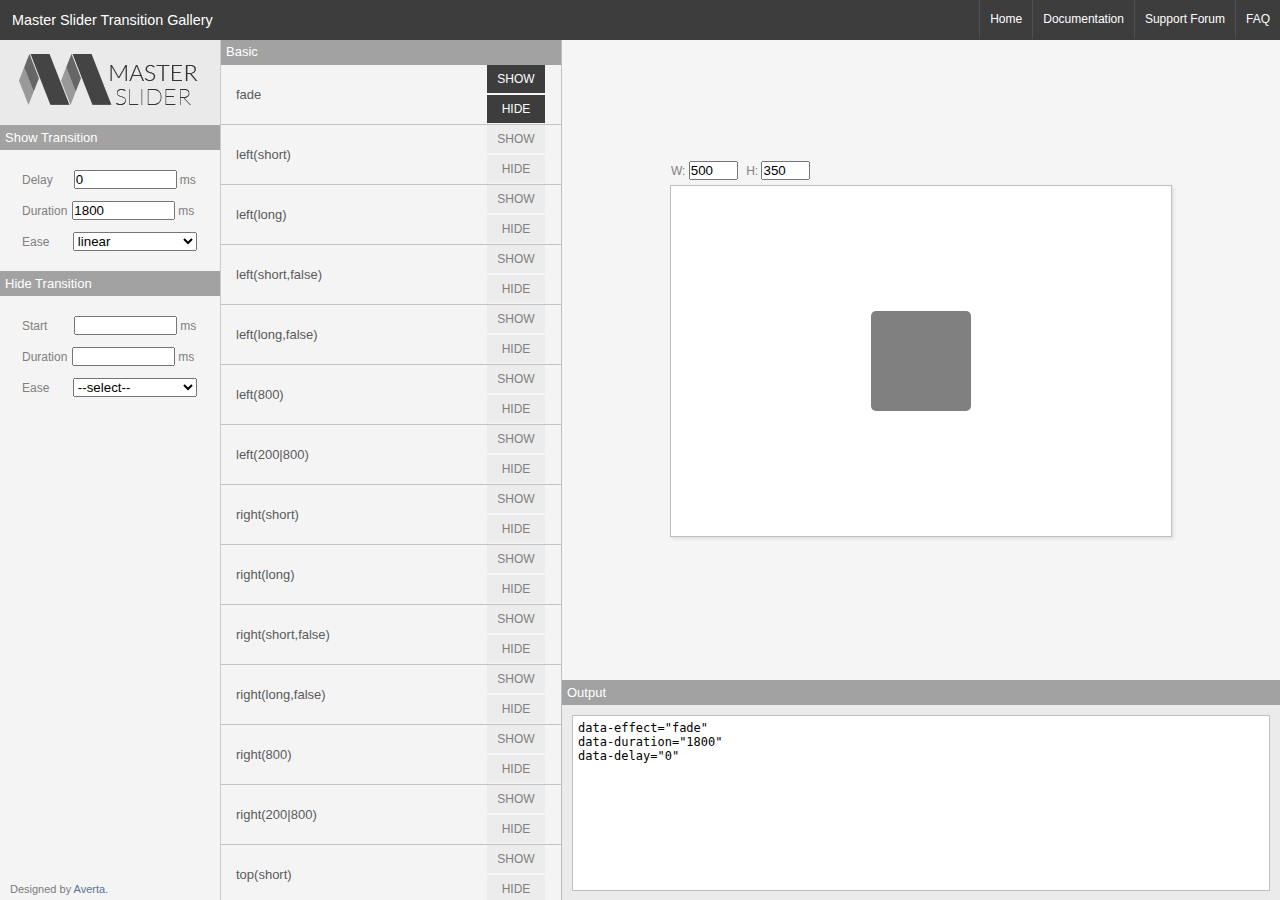
<file: Coding/UNIFY/src/main/webapp/view/client/static/plugins/master-slider/transition-gallery/index.html>
<!DOCTYPE html>

<html lang="en">
<head>
	<title>Master Slider :: Transition Gallery</title>
	<link rel="stylesheet" href="style/style.css" type="text/css" media="screen" title="no title" charset="utf-8"/>
</head>
<body>

		<header>
			<div class="header-bar">
				<h1 class="title">Master Slider Transition Gallery</h1>
				<ul class="nav">
					<li>
						<a href="http://support.averta.net/envato/faq/master-slider/" class="faq">FAQ</a>
					</li>
					<li>
						<a href="http://support.averta.net/envato/support/master-slider/" class="forum">Support Forum</a>
					</li>
					<li>
						<a href="http://www.masterslider.com/doc/" class="doc">Documentation</a>
					</li>
					<li>
						<a href="http://www.masterslider.com/" class="home">Home</a>
					</li>
				</ul>
			</div>
		</header>
		
		<div class="main-cont">
			<div class="sidebar">
				<div class="logo-cont">
					<img src="images/logo.gif" alt="Master Slider" />
				</div>
				
				<div class="options">
					<div class="opttions-title first">Show Transition</div>
					<div class="options-cont"> 
						<label>Delay</label><input type="text" value="0" id="showdelay" /><label>ms</label>
						<div style="clear:both"> </div>
						<label>Duration</label><input type="text" value="1800" id="showduration" /><label>ms</label>
						<div style="clear:both"> </div>
						<label>Ease</label>
						<select id="showease">
						  <option value="linear" selected="selected">linear</option>
						  <option value="easeInCubic">easeInCubic</option>
						  <option value="easeOutCubic">easeOutCubic</option>
						  <option value="easeInOutCubic">easeInOutCubic</option>
						  <option value="easeInCirc">easeInCirc</option>
						  <option value="easeOutCirc">easeOutCirc</option>
						  <option value="easeInOutCirc">easeInOutCirc</option>
						  <option value="easeInExpo">easeInExpo</option>
						  <option value="easeOutExpo">easeOutExpo</option>
						  <option value="easeInOutExpo">easeInOutExpo</option>
						  <option value="easeInQuad">easeInQuad</option>
						  <option value="easeOutQuad">easeOutQuad</option>
						  <option value="easeInOutQuad">easeInOutQuad</option>
						  <option value="easeInQuart">easeInQuart</option>
						  <option value="easeOutQuart">easeOutQuart</option>
						  <option value="easeInOutQuart">easeInOutQuart</option>
						  <option value="easeInQuint">easeInQuint</option>
						  <option value="easeOutQuint">easeOutQuint</option>
						  <option value="easeInOutQuint">easeInOutQuint</option>
						  <option value="easeInSine">easeInSine</option>
						  <option value="easeOutSine">easeOutSine</option>
						  <option value="easeInOutSine">easeInOutSine</option>
						  <option value="easeInBack">easeInBack</option>
						  <option value="easeOutBack">easeOutBack</option>
						</select>
					</div>
					<div class="opttions-title">Hide Transition</div>
					<div class="options-cont"> 
						<label>Start</label><input type="text" value="" id="hidetime" /><label>ms</label>
						<div style="clear:both"> </div>
						<label>Duration</label><input type="text" value="" id="hideduration" /><label>ms</label>
						<div style="clear:both"> </div>
						<label>Ease</label>
						<select id="hideease">
						  <option value="null" selected="selected">--select--</option>
						  <option value="linear" >linear</option>
						  <option value="easeInCubic">easeInCubic</option>
						  <option value="easeOutCubic">easeOutCubic</option>
						  <option value="easeInOutCubic">easeInOutCubic</option>
						  <option value="easeInCirc">easeInCirc</option>
						  <option value="easeOutCirc">easeOutCirc</option>
						  <option value="easeInOutCirc">easeInOutCirc</option>
						  <option value="easeInExpo">easeInExpo</option>
						  <option value="easeOutExpo">easeOutExpo</option>
						  <option value="easeInOutExpo">easeInOutExpo</option>
						  <option value="easeInQuad">easeInQuad</option>
						  <option value="easeOutQuad">easeOutQuad</option>
						  <option value="easeInOutQuad">easeInOutQuad</option>
						  <option value="easeInQuart">easeInQuart</option>
						  <option value="easeOutQuart">easeOutQuart</option>
						  <option value="easeInOutQuart">easeInOutQuart</option>
						  <option value="easeInQuint">easeInQuint</option>
						  <option value="easeOutQuint">easeOutQuint</option>
						  <option value="easeInOutQuint">easeInOutQuint</option>
						  <option value="easeInSine">easeInSine</option>
						  <option value="easeOutSine">easeOutSine</option>
						  <option value="easeInOutSine">easeInOutSine</option>
						  <option value="easeInBack">easeInBack</option>
						  <option value="easeOutBack">easeOutBack</option>
						</select>
					</div>
				</div>
				<div class="cpyr">Designed by <a href="http://www.averta.net/" title="Averta" style="text-decoration: none; color:rgb(94, 115, 148)" target="_blank">Averta</a>. </div>
			</div>
			
			<div class="content">
				<div class="preview-cont">
					<div id="scene" class="scene">
						<div class="sence-control">
							<label>W: </label><input type="text" value="500" id="sw"> <label>H: </label><input value="350" type="text" id="sh">
						</div>
						<div class="box" id="box"> </div>
					</div>
					
				</div>
				<div class="output-cont">
						<div class="output-title">Output</div>
					<pre id="output"> </pre>
				</div>
				<div id="list-cont" class="list-cont"> </div>
			</div>
		</div>
		<script src="js/jquery-1.8.0.min.js"></script>	
		<script src="js/transition-dic.js"></script>	
		<script src="js/main.js"></script>
		<script>
			var _3dt = new TransitionGallery(document.getElementById('list-cont') , transitions).create();
		</script>
</body>
</html>
</file>
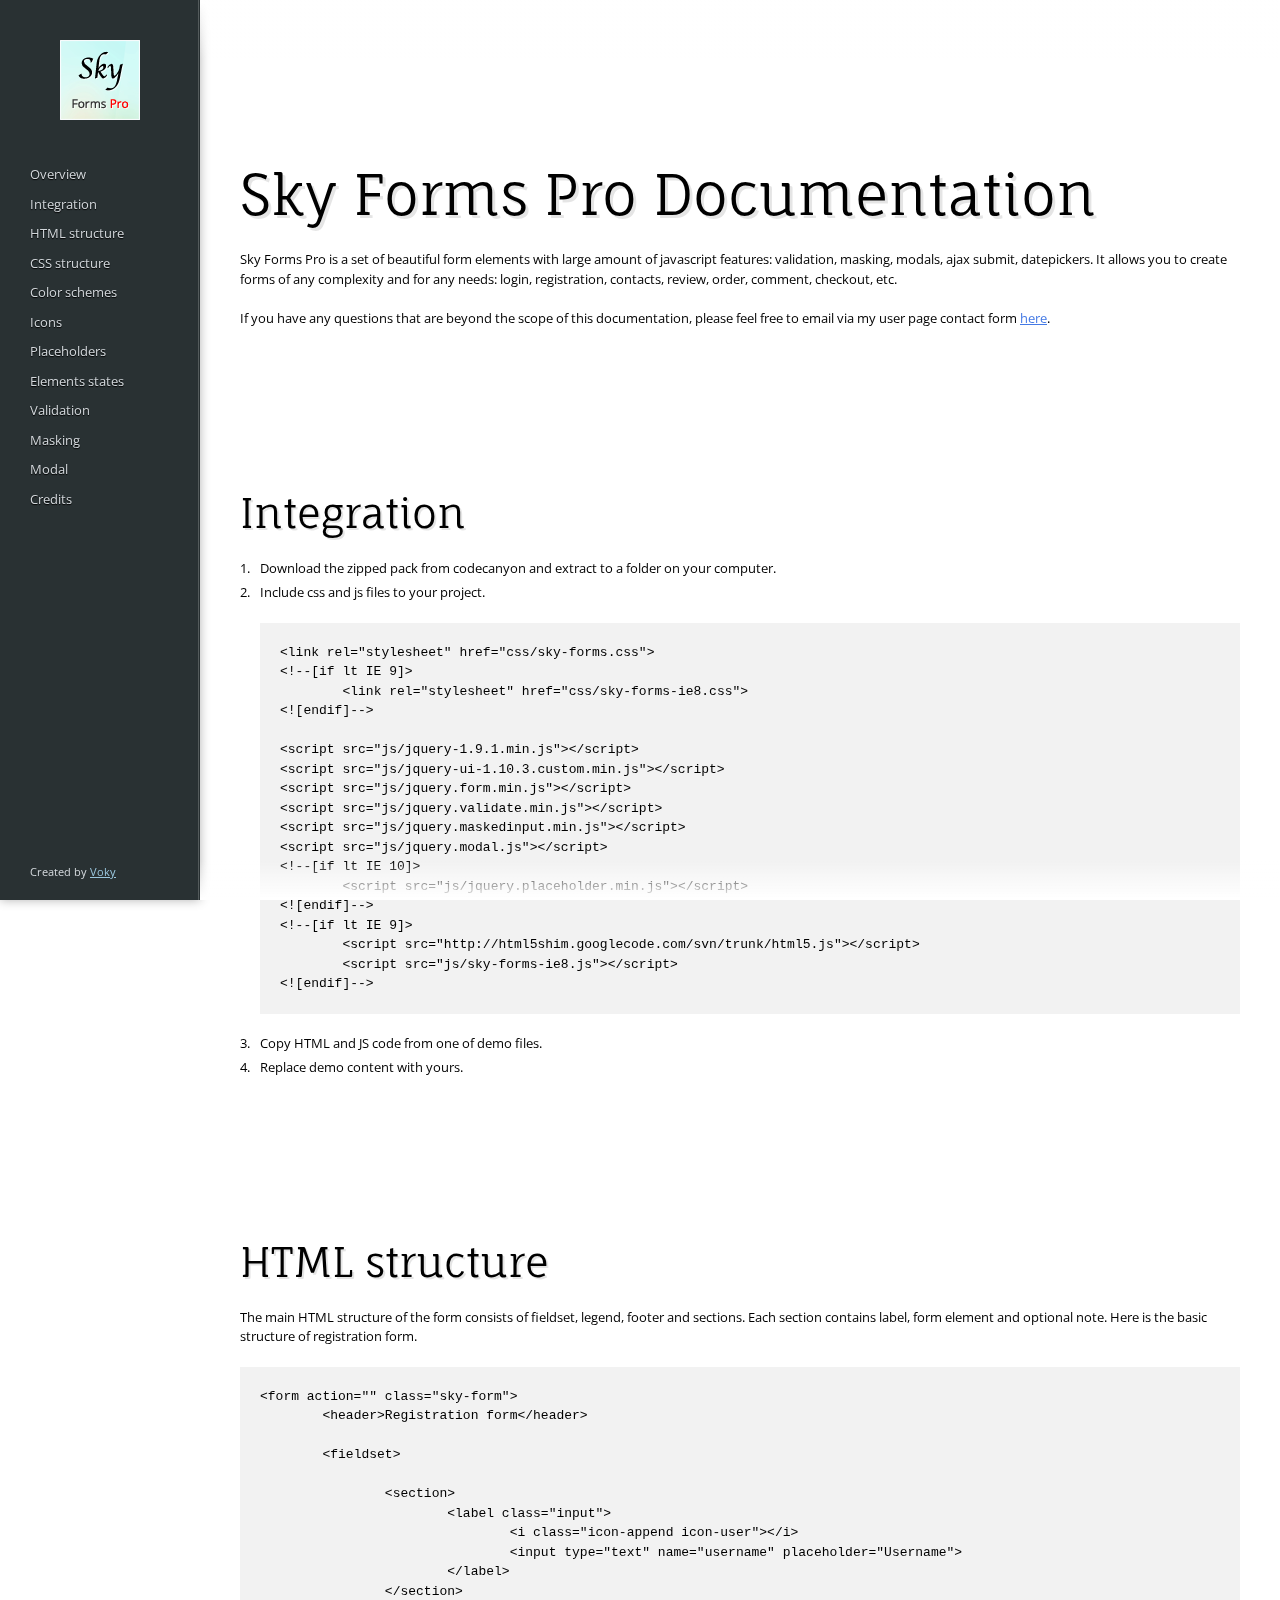
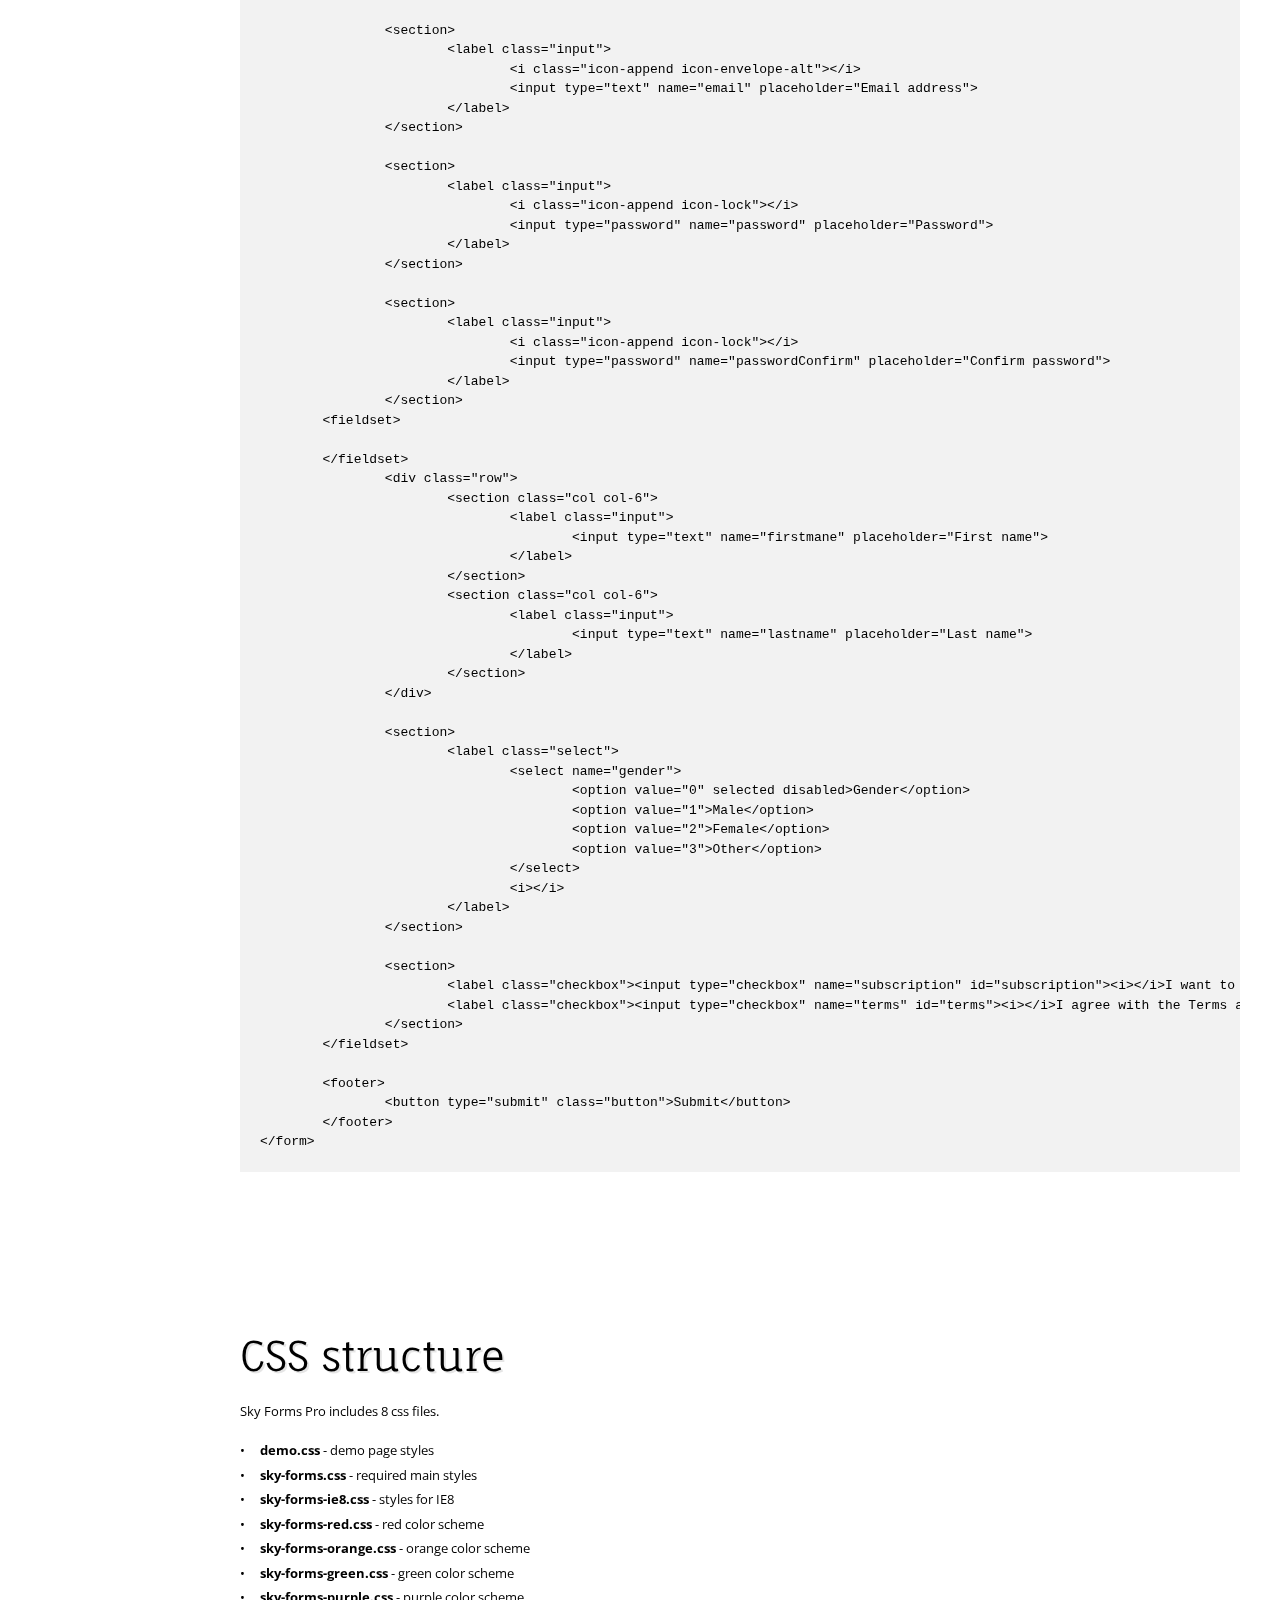
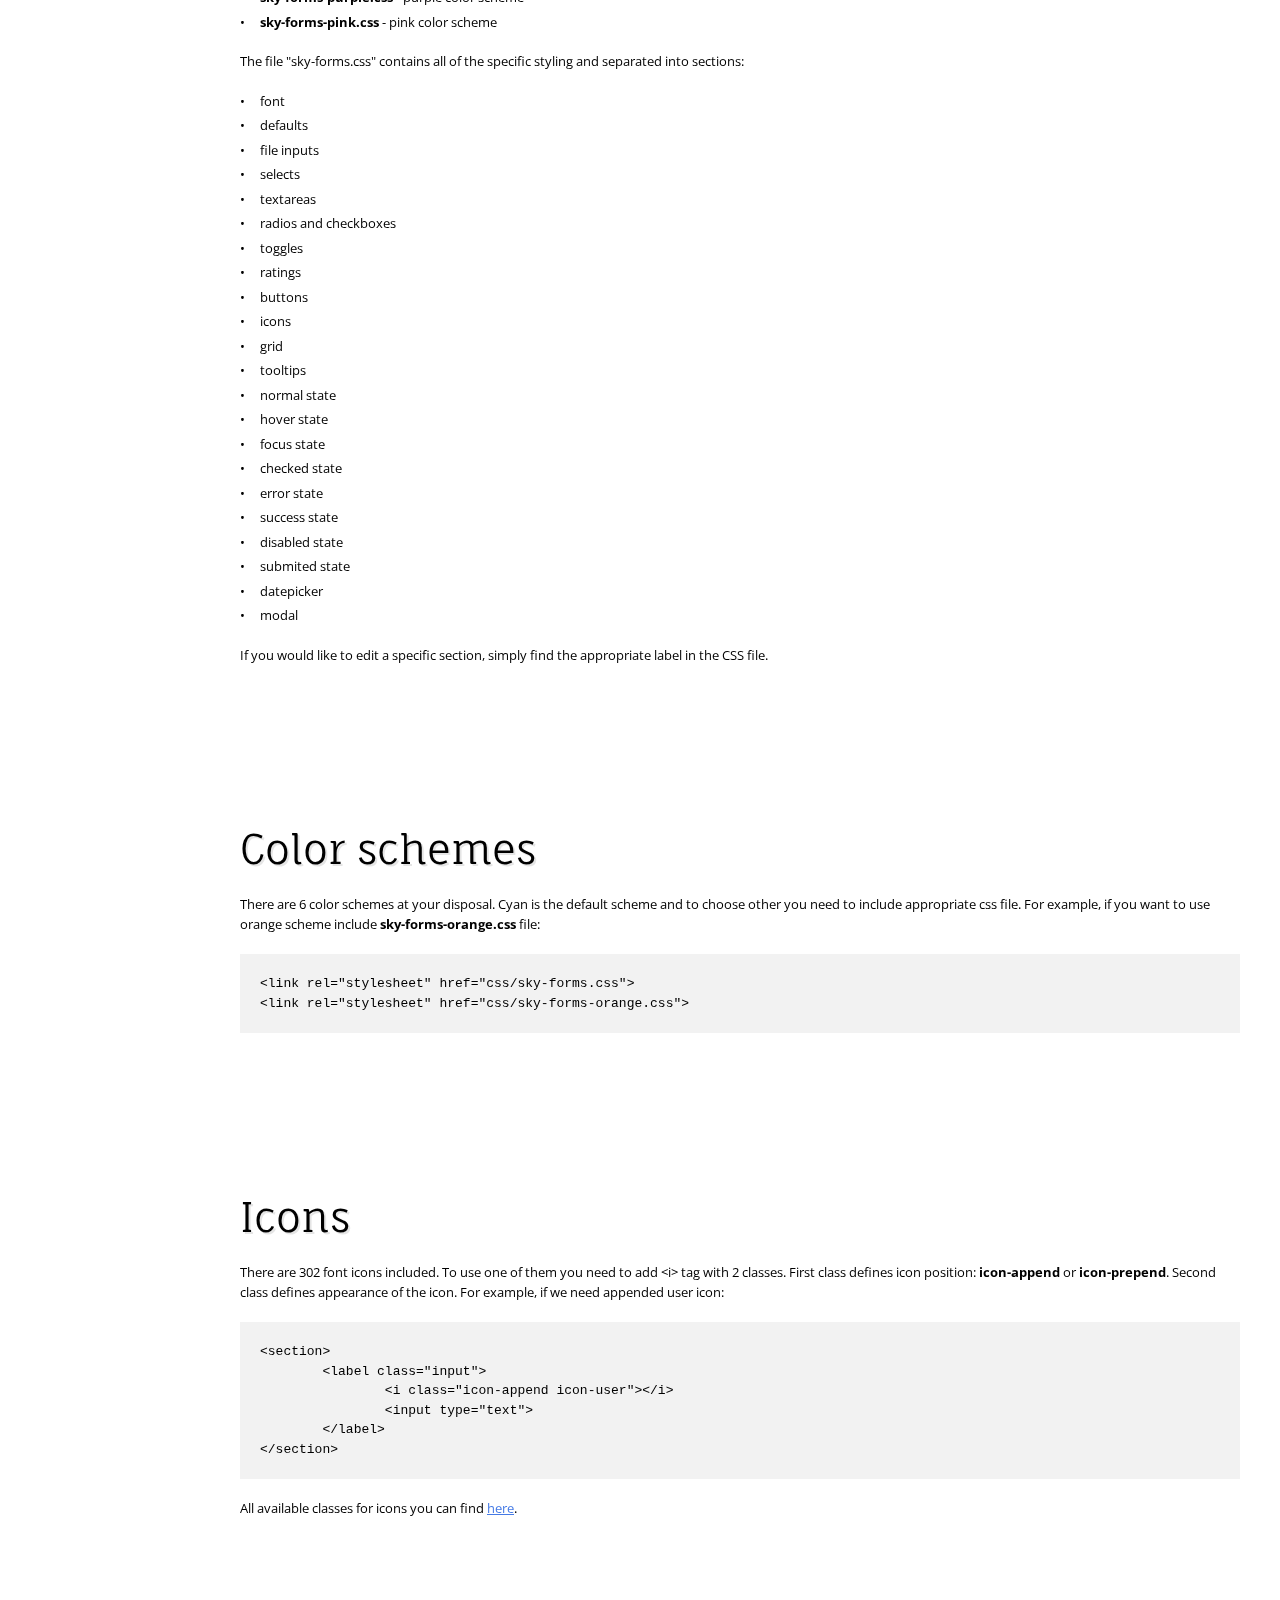
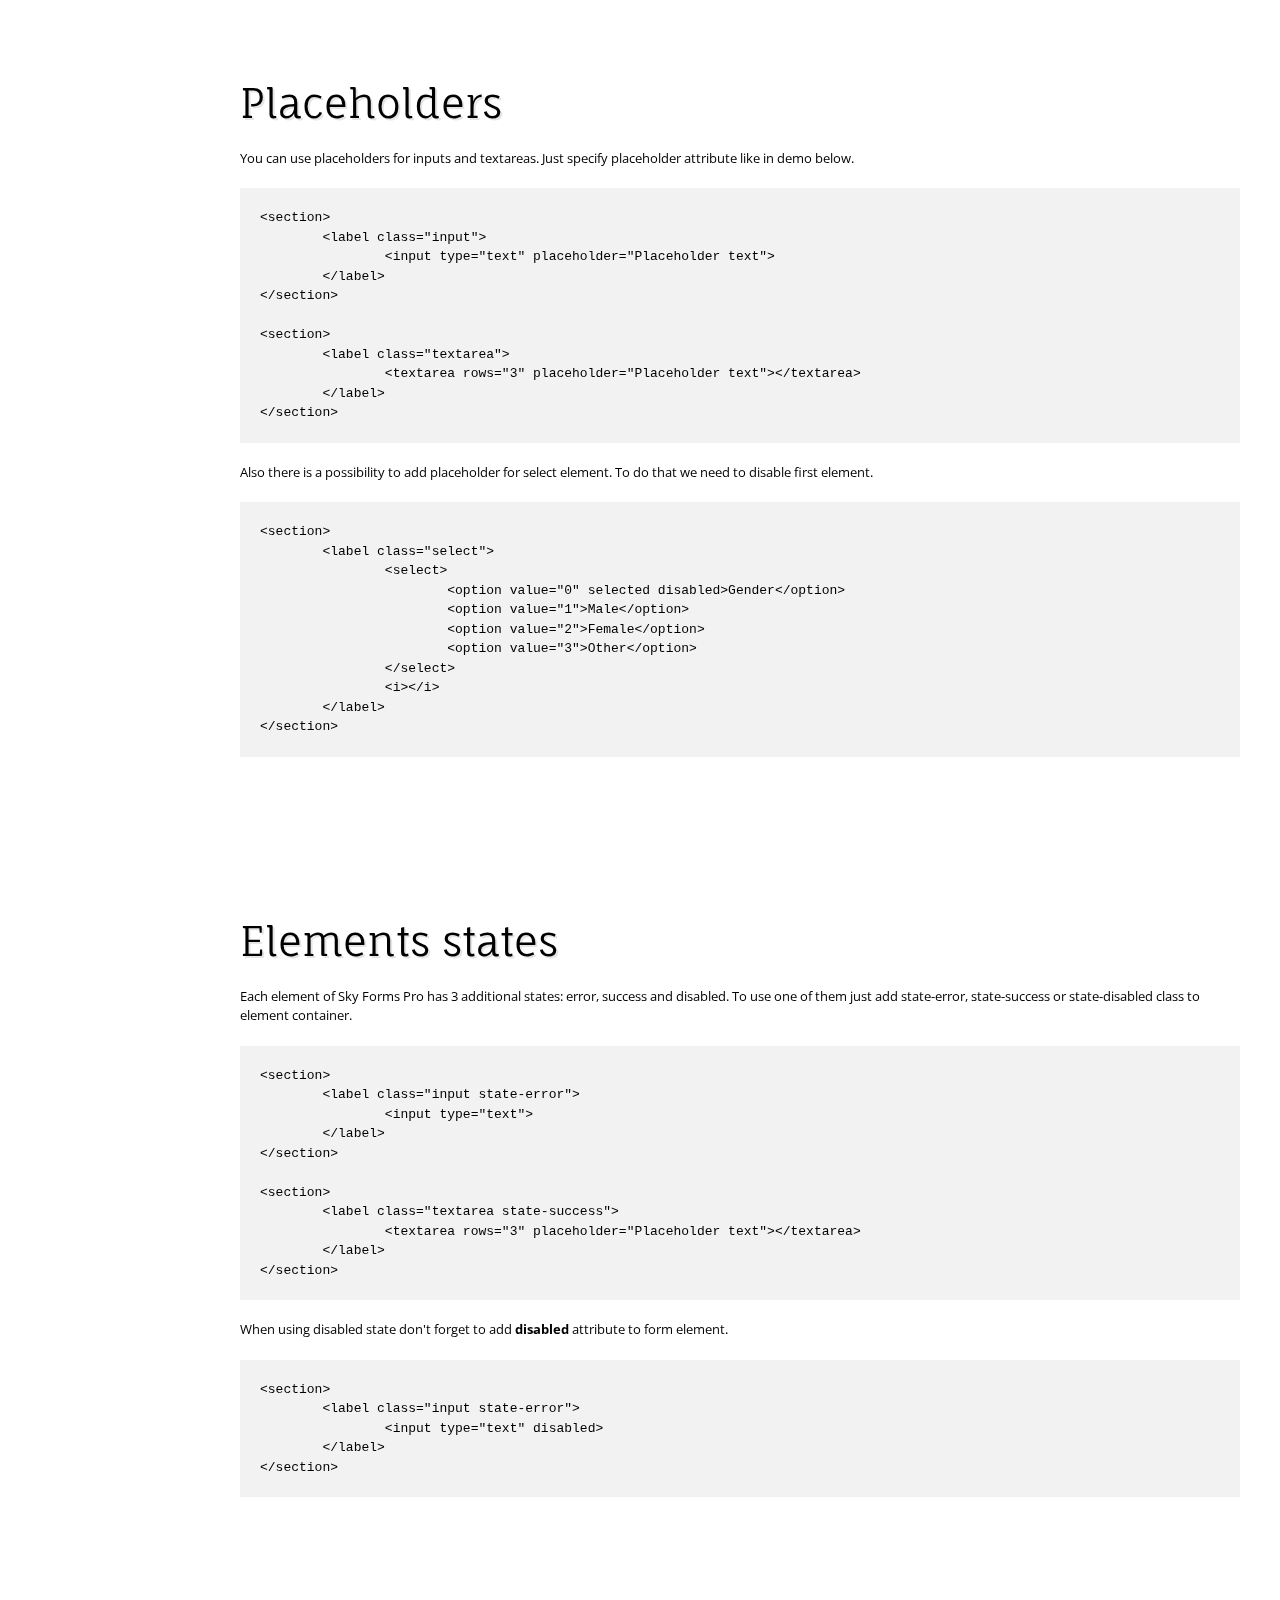
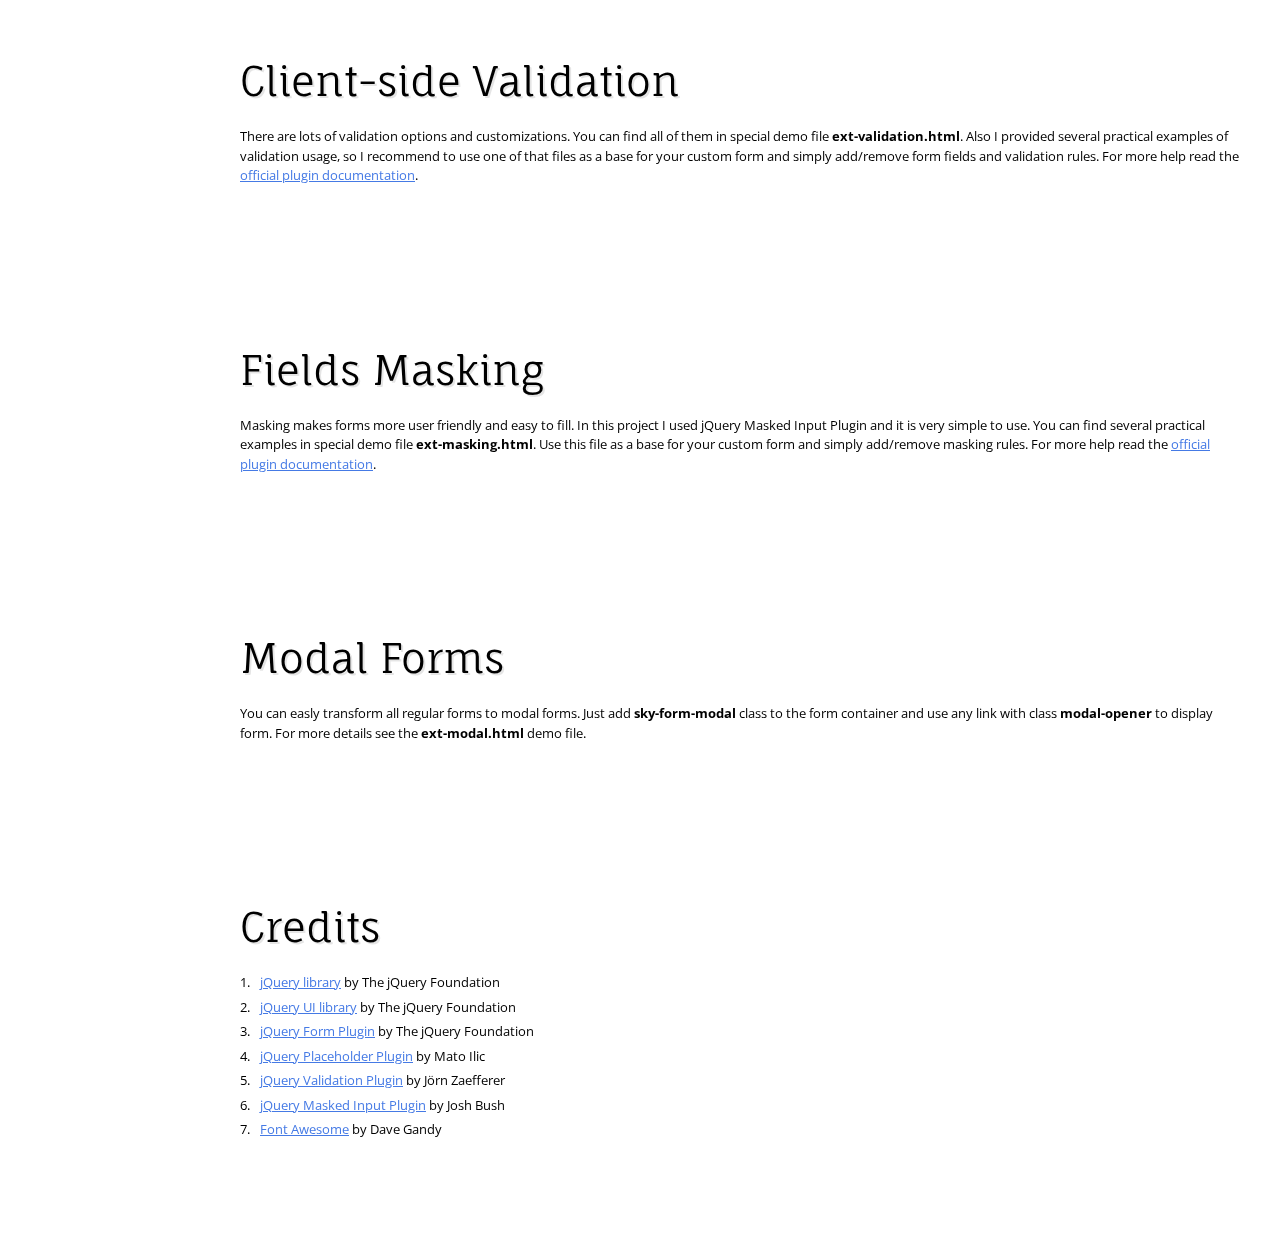
<file: Coding/UNIFY/src/main/webapp/view/client/static/plugins/sky-forms-pro/documentation/index.html>
<!DOCTYPE html> 
<html>
	<head>
		<meta charset="utf-8">
		<title>Documentation for Sky Forms Pro</title>
		
		<meta name="viewport" content="width=1024">
		
		<link rel="stylesheet" href="css/main.css">
		
		<script src="http://ajax.googleapis.com/ajax/libs/jquery/1.9.1/jquery.min.js"></script>
		<script src="js/main.js"></script>
	</head>
	<body id="overview">
		<article>
			<!-- overview -->
			<section>
				<h1>Sky Forms Pro Documentation</h1>
				<p>Sky Forms Pro is a set of beautiful form elements with large amount of javascript features: validation, masking, modals, ajax submit, datepickers. It allows you to create forms of any complexity and for any needs: login, registration, contacts, review, order, comment, checkout, etc.</p>
				<p>If you have any questions that are beyond the scope of this documentation, please feel free to email via my user page contact form <a href="http://codecanyon.net/user/voky?ref=voky">here</a>.</p>
			</section>
			<!--/ overview -->
			
			<!-- integration -->
			<section id="integration">
				<h2>Integration</h2>
				<ol>
					<li>Download the zipped pack from codecanyon and extract to a folder on your computer.</li>
					<li>Include css and js files to your project.
<pre>&lt;link rel=&quot;stylesheet&quot; href=&quot;css/sky-forms.css&quot;&gt;
&lt;!--[if lt IE 9]&gt;
	&lt;link rel=&quot;stylesheet&quot; href=&quot;css/sky-forms-ie8.css&quot;&gt;
&lt;![endif]--&gt;

&lt;script src=&quot;js/jquery-1.9.1.min.js&quot;&gt;&lt;/script&gt;
&lt;script src=&quot;js/jquery-ui-1.10.3.custom.min.js&quot;&gt;&lt;/script&gt;
&lt;script src=&quot;js/jquery.form.min.js&quot;&gt;&lt;/script&gt;
&lt;script src=&quot;js/jquery.validate.min.js&quot;&gt;&lt;/script&gt;
&lt;script src=&quot;js/jquery.maskedinput.min.js&quot;&gt;&lt;/script&gt;
&lt;script src=&quot;js/jquery.modal.js&quot;&gt;&lt;/script&gt;
&lt;!--[if lt IE 10]&gt;
	&lt;script src=&quot;js/jquery.placeholder.min.js&quot;&gt;&lt;/script&gt;
&lt;![endif]--&gt;		
&lt;!--[if lt IE 9]&gt;
	&lt;script src=&quot;http://html5shim.googlecode.com/svn/trunk/html5.js&quot;&gt;&lt;/script&gt;
	&lt;script src=&quot;js/sky-forms-ie8.js&quot;&gt;&lt;/script&gt;
&lt;![endif]--&gt;</pre>
					</li>
					<li>Copy HTML and JS code from one of demo files.</li>
					<li>Replace demo content with yours.</li>
				</ol>
			</section>
			<!--/ integration -->
			
			<!-- html structure -->
			<section id="html">
				<h2>HTML structure</h2>
				<p>The main HTML structure of the form consists of fieldset, legend, footer and sections. Each section contains label, form element and optional note. Here is the basic structure of registration form.</p>
<pre>&lt;form action=&quot;&quot; class=&quot;sky-form&quot;&gt;
	&lt;header&gt;Registration form&lt;/header&gt;
		
	&lt;fieldset&gt;
		
		&lt;section&gt;
			&lt;label class=&quot;input&quot;&gt;
				&lt;i class=&quot;icon-append icon-user&quot;&gt;&lt;/i&gt;
				&lt;input type=&quot;text&quot; name=&quot;username&quot; placeholder=&quot;Username&quot;&gt;
			&lt;/label&gt;
		&lt;/section&gt;
		
		&lt;section&gt;
			&lt;label class=&quot;input&quot;&gt;
				&lt;i class=&quot;icon-append icon-envelope-alt&quot;&gt;&lt;/i&gt;
				&lt;input type=&quot;text&quot; name=&quot;email&quot; placeholder=&quot;Email address&quot;&gt;
			&lt;/label&gt;
		&lt;/section&gt;
		
		&lt;section&gt;
			&lt;label class=&quot;input&quot;&gt;
				&lt;i class=&quot;icon-append icon-lock&quot;&gt;&lt;/i&gt;
				&lt;input type=&quot;password&quot; name=&quot;password&quot; placeholder=&quot;Password&quot;&gt;
			&lt;/label&gt;
		&lt;/section&gt;
		
		&lt;section&gt;
			&lt;label class=&quot;input&quot;&gt;
				&lt;i class=&quot;icon-append icon-lock&quot;&gt;&lt;/i&gt;
				&lt;input type=&quot;password&quot; name=&quot;passwordConfirm&quot; placeholder=&quot;Confirm password&quot;&gt;
			&lt;/label&gt;
		&lt;/section&gt;
	&lt;fieldset&gt;	
		
	&lt;/fieldset&gt;		
		&lt;div class=&quot;row&quot;&gt;
			&lt;section class=&quot;col col-6&quot;&gt;
				&lt;label class=&quot;input&quot;&gt;
					&lt;input type=&quot;text&quot; name=&quot;firstmane&quot; placeholder=&quot;First name&quot;&gt;
				&lt;/label&gt;
			&lt;/section&gt;
			&lt;section class=&quot;col col-6&quot;&gt;
				&lt;label class=&quot;input&quot;&gt;
					&lt;input type=&quot;text&quot; name=&quot;lastname&quot; placeholder=&quot;Last name&quot;&gt;
				&lt;/label&gt;
			&lt;/section&gt;
		&lt;/div&gt;
		
		&lt;section&gt;
			&lt;label class=&quot;select&quot;&gt;
				&lt;select name=&quot;gender&quot;&gt;
					&lt;option value=&quot;0&quot; selected disabled&gt;Gender&lt;/option&gt;
					&lt;option value=&quot;1&quot;&gt;Male&lt;/option&gt;
					&lt;option value=&quot;2&quot;&gt;Female&lt;/option&gt;
					&lt;option value=&quot;3&quot;&gt;Other&lt;/option&gt;
				&lt;/select&gt;
				&lt;i&gt;&lt;/i&gt;
			&lt;/label&gt;
		&lt;/section&gt;
		
		&lt;section&gt;
			&lt;label class=&quot;checkbox&quot;&gt;&lt;input type=&quot;checkbox&quot; name=&quot;subscription&quot; id=&quot;subscription&quot;&gt;&lt;i&gt;&lt;/i&gt;I want to receive news and  special offers&lt;/label&gt;
			&lt;label class=&quot;checkbox&quot;&gt;&lt;input type=&quot;checkbox&quot; name=&quot;terms&quot; id=&quot;terms&quot;&gt;&lt;i&gt;&lt;/i&gt;I agree with the Terms and Conditions&lt;/label&gt;
		&lt;/section&gt;
	&lt;/fieldset&gt;
	
	&lt;footer&gt;
		&lt;button type=&quot;submit&quot; class=&quot;button&quot;&gt;Submit&lt;/button&gt;
	&lt;/footer&gt;
&lt;/form&gt;</pre>
			</section>
			<!--/ html structure -->
			
			<!-- css structure -->
			<section id="css">
				<h2>CSS structure</h2>
				<p>Sky Forms Pro includes 8 css files.</p>
				<ul>
					<li><strong>demo.css</strong> - demo page styles</li>
					<li><strong>sky-forms.css</strong> - required main styles</li>
					<li><strong>sky-forms-ie8.css</strong> - styles for IE8</li>
					<li><strong>sky-forms-red.css</strong> - red color scheme</li>
					<li><strong>sky-forms-orange.css</strong> - orange color scheme</li>
					<li><strong>sky-forms-green.css</strong> - green color scheme</li>
					<li><strong>sky-forms-purple.css</strong> - purple color scheme</li>
					<li><strong>sky-forms-pink.css</strong> - pink color scheme</li>
				</ul>
				<p>The file "sky-forms.css" contains all of the specific styling and separated into sections:</p>
				<ul>
					<li>font</li>
					<li>defaults</li>
					<li>file inputs</li>
					<li>selects</li>
					<li>textareas</li>
					<li>radios and checkboxes</li>
					<li>toggles</li>
					<li>ratings</li>
					<li>buttons</li>
					<li>icons</li>
					<li>grid</li>
					<li>tooltips</li>
					<li>normal state</li>
					<li>hover state</li>
					<li>focus state</li>
					<li>checked state</li>
					<li>error state</li>
					<li>success state</li>
					<li>disabled state</li>
					<li>submited state</li>
					<li>datepicker</li>
					<li>modal</li>
				</ul>
				<p>If you would like to edit a specific section, simply find the appropriate label in the CSS file.</p>
			</section>
			<!--/ css structure -->
			
			<!-- schemes -->
			<section id="schemes">
				<h2>Color schemes</h2>
				<p>There are 6 color schemes at your disposal. Cyan is the default scheme and to choose other you need to include appropriate css file. For example, if you want to use orange scheme include <strong>sky-forms-orange.css</strong> file:</p>
<pre>&lt;link rel=&quot;stylesheet&quot; href=&quot;css/sky-forms.css&quot;&gt;
&lt;link rel=&quot;stylesheet&quot; href=&quot;css/sky-forms-orange.css&quot;&gt;</pre>
			</section>
			<!--/ schemes -->		
			
			<!-- icons -->
			<section id="icons">
				<h2>Icons</h2>
				<p>There are 302 font icons included. To use one of them you need to add &lt;i&gt; tag with 2 classes. First class defines icon position: <strong>icon-append</strong> or <strong>icon-prepend</strong>. Second class defines appearance of the icon. For example, if we need appended user icon:</p>
<pre>&lt;section&gt;
	&lt;label class=&quot;input&quot;&gt;
		&lt;i class=&quot;icon-append icon-user&quot;&gt;&lt;/i&gt;
		&lt;input type=&quot;text&quot;&gt;
	&lt;/label&gt;
&lt;/section&gt;</pre>
				<p>All available classes for icons you can find <a href="http://fortawesome.github.io/Font-Awesome/icons/" target="_blank">here</a>.</p>
			</section>
			<!--/ icons -->
			
			<!-- placeholders -->
			<section id="placeholders">
				<h2>Placeholders</h2>
				<p>You can use placeholders for inputs and textareas. Just specify placeholder attribute like in demo below.</p>
<pre>&lt;section&gt;
	&lt;label class=&quot;input&quot;&gt;
		&lt;input type=&quot;text&quot; placeholder=&quot;Placeholder text&quot;&gt;
	&lt;/label&gt;
&lt;/section&gt;

&lt;section&gt;
	&lt;label class=&quot;textarea&quot;&gt;
		&lt;textarea rows=&quot;3&quot; placeholder=&quot;Placeholder text&quot;&gt;&lt;/textarea&gt;
	&lt;/label&gt;
&lt;/section&gt;</pre>
				<p>Also there is a possibility to add placeholder for select element. To do that we need to disable first element.</p>
<pre>&lt;section&gt;
	&lt;label class=&quot;select&quot;&gt;
		&lt;select&gt;
			&lt;option value=&quot;0&quot; selected disabled&gt;Gender&lt;/option&gt;
			&lt;option value=&quot;1&quot;&gt;Male&lt;/option&gt;
			&lt;option value=&quot;2&quot;&gt;Female&lt;/option&gt;
			&lt;option value=&quot;3&quot;&gt;Other&lt;/option&gt;
		&lt;/select&gt;
		&lt;i&gt;&lt;/i&gt;
	&lt;/label&gt;
&lt;/section&gt;</pre>
			</section>
			<!--/ placeholders -->
			
			<!-- states -->
			<section id="states">
				<h2>Elements states</h2>
				<p>Each element of Sky Forms Pro has 3 additional states: error, success and disabled. To use one of them just add state-error, state-success or state-disabled class to element container.</p>
<pre>&lt;section&gt;
	&lt;label class=&quot;input state-error&quot;&gt;
		&lt;input type=&quot;text&quot;&gt;
	&lt;/label&gt;
&lt;/section&gt;

&lt;section&gt;
	&lt;label class=&quot;textarea state-success&quot;&gt;
		&lt;textarea rows=&quot;3&quot; placeholder=&quot;Placeholder text&quot;&gt;&lt;/textarea&gt;
	&lt;/label&gt;
&lt;/section&gt;</pre>
				<p>When using disabled state don't forget to add <strong>disabled</strong> attribute to form element.</p>
<pre>&lt;section&gt;
	&lt;label class=&quot;input state-error&quot;&gt;
		&lt;input type=&quot;text&quot; disabled&gt;
	&lt;/label&gt;
&lt;/section&gt;</pre>
			</section>
			<!--/ states -->
			
			<!-- validation -->
			<section id="validation">
				<h2>Client-side Validation</h2>
				<p>There are lots of validation options and customizations. You can find all of them in special demo file <strong>ext-validation.html</strong>. Also I provided several practical examples of validation usage, so I recommend to use one of that files as a base for your custom form and simply add/remove form fields and validation rules. For more help read the <a href="http://jqueryvalidation.org/documentation">official plugin documentation</a>.</p>
			</section>
			<!--/ validation -->
			
			<!-- masking -->
			<section id="masking">
				<h2>Fields Masking</h2>
				<p>Masking makes forms more user friendly and easy to fill. In this project I used jQuery Masked Input Plugin and it is very simple to use. You can find several practical examples in special demo file <strong>ext-masking.html</strong>. Use this file as a base for your custom form and simply add/remove masking rules. For more help read the <a href="http://digitalbush.com/projects/masked-input-plugin/">official plugin documentation</a>.</p>
			</section>
			<!--/ masking -->
			
			<!-- modal -->
			<section id="modal">
				<h2>Modal Forms</h2>
				<p>You can easly transform all regular forms to modal forms. Just add <strong>sky-form-modal</strong> class to the form container and use any link with class <strong>modal-opener</strong> to display form. For more details see the <strong>ext-modal.html</strong> demo file.</p>
			</section>
			<!--/ modal -->
			
			<!-- credits -->
			<section id="credits">
				<h2>Credits</h2>
				<ol>
					<li><a href="http://jquery.com" target="_blank">jQuery library</a> by The jQuery Foundation</li>
					<li><a href="http://jqueryui.com" target="_blank">jQuery UI library</a> by The jQuery Foundation</li>
					<li><a href="https://github.com/malsup/form" target="_blank">jQuery Form Plugin</a> by The jQuery Foundation</li>
					<li><a href="http://matoilic.github.com/jquery.placeholder" target="_blank">jQuery Placeholder Plugin</a> by Mato Ilic</li>
					<li><a href="https://github.com/jzaefferer/jquery-validation/" target="_blank">jQuery Validation Plugin</a> by Jörn Zaefferer</li>
					<li><a href="http://digitalbush.com/projects/masked-input-plugin/" target="_blank">jQuery Masked Input Plugin</a> by Josh Bush</li>
					<li><a href="http://fortawesome.github.com/Font-Awesome/" target="_blank">Font Awesome</a> by Dave Gandy</li>
				</ol>
			</section>
			<!--/ credits -->
		</article>
		
		<aside>
			<!-- logo -->
			<img src="img/thumbnail.png" alt="" />
			<!--/ logo -->
			
			<!-- main nav -->
			<nav id="main-nav">
				<ul>
					<li><a href="#overview">Overview</a></li>
					<li><a href="#integration">Integration</a></li>
					<li><a href="#html">HTML structure</a></li>
					<li><a href="#css">CSS structure</a></li>
					<li><a href="#schemes">Color schemes</a></li>
					<li><a href="#icons">Icons</a></li>
					<li><a href="#placeholders">Placeholders</a></li>
					<li><a href="#states">Elements states</a></li>
					<li><a href="#validation">Validation</a></li>
					<li><a href="#masking">Masking</a></li>
					<li><a href="#modal">Modal</a></li>
					<li><a href="#credits">Credits</a></li>
				</ul>
			</nav>
			<!--/ main nav -->
			
			<!-- copyrights -->
			<p>Created by <a href="http://codecanyon.net/user/voky?ref=voky">Voky</a></p>
			<!--/ copyrights -->
		</aside>
	</body>
</html>
</file>
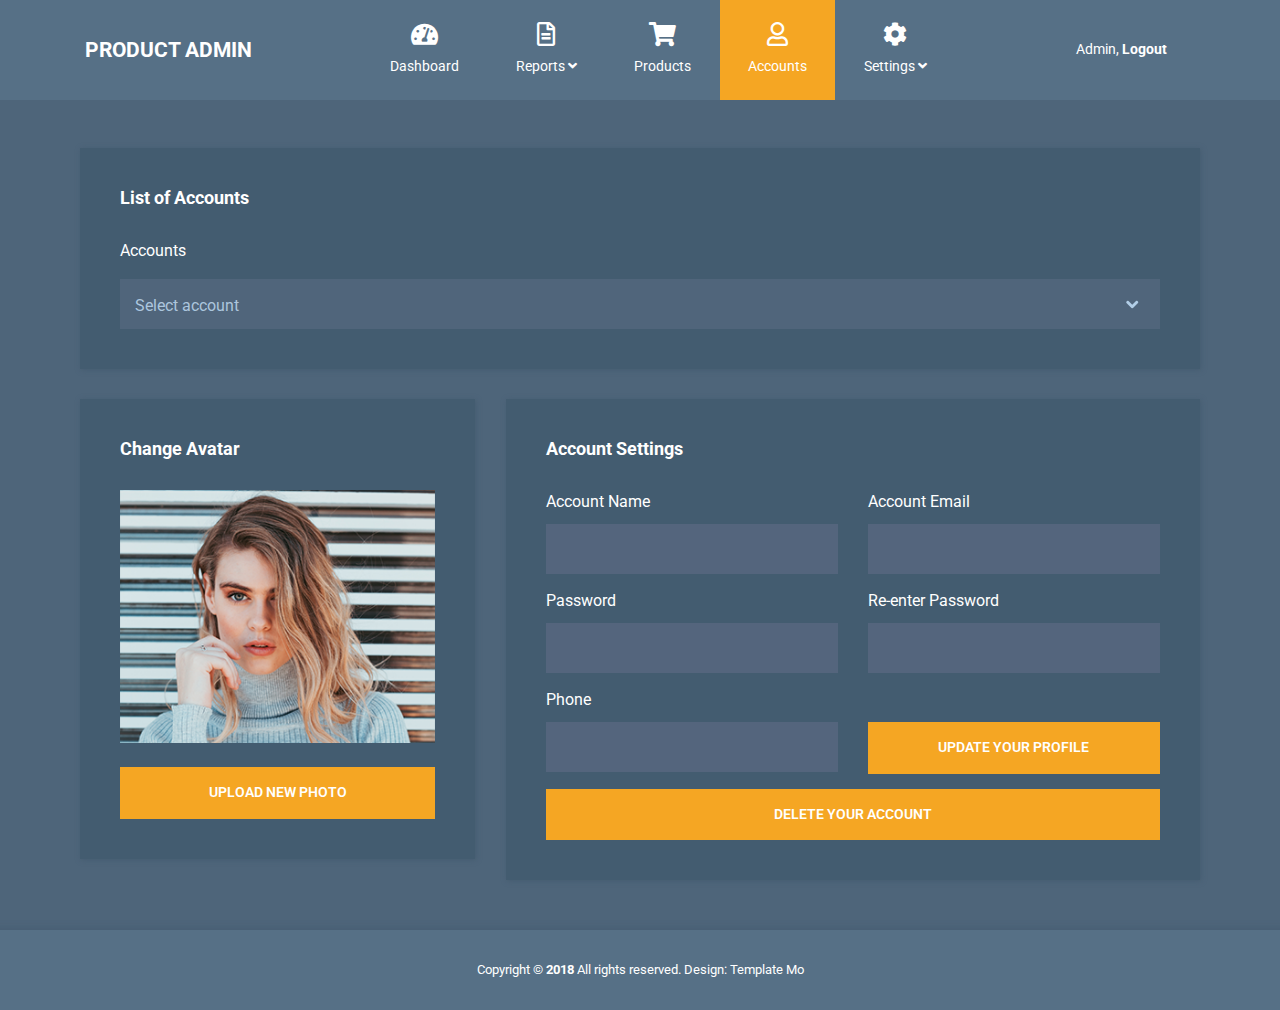
<file: GuideLine&Template/CS403I_HoaRoiCuaPhat_Group/templatemo_524_product_admin/accounts.html>
<!DOCTYPE html>
<html lang="en">
  <head>
    <meta charset="UTF-8" />
    <meta name="viewport" content="width=device-width, initial-scale=1.0" />
    <meta http-equiv="X-UA-Compatible" content="ie=edge" />
    <title>Accounts - Product Admin Template</title>
    <link
      rel="stylesheet"
      href="https://fonts.googleapis.com/css?family=Roboto:400,700"
    />
    <!-- https://fonts.google.com/specimen/Roboto -->
    <link rel="stylesheet" href="css/fontawesome.min.css" />
    <!-- https://fontawesome.com/ -->
    <link rel="stylesheet" href="css/bootstrap.min.css" />
    <!-- https://getbootstrap.com/ -->
    <link rel="stylesheet" href="css/templatemo-style.css">
    <!--
	Product Admin CSS Template
	https://templatemo.com/tm-524-product-admin
	-->
  </head>

  <body id="reportsPage">
    <div class="" id="home">
      <nav class="navbar navbar-expand-xl">
        <div class="container h-100">
          <a class="navbar-brand" href="index.html">
            <h1 class="tm-site-title mb-0">Product Admin</h1>
          </a>
          <button
            class="navbar-toggler ml-auto mr-0"
            type="button"
            data-toggle="collapse"
            data-target="#navbarSupportedContent"
            aria-controls="navbarSupportedContent"
            aria-expanded="false"
            aria-label="Toggle navigation"
          >
            <i class="fas fa-bars tm-nav-icon"></i>
          </button>

          <div class="collapse navbar-collapse" id="navbarSupportedContent">
            <ul class="navbar-nav mx-auto h-100">
              <li class="nav-item">
                <a class="nav-link" href="index.html">
                  <i class="fas fa-tachometer-alt"></i> Dashboard
                  <span class="sr-only">(current)</span>
                </a>
              </li>
              <li class="nav-item dropdown">
                <a
                  class="nav-link dropdown-toggle"
                  href="#"
                  id="navbarDropdown"
                  role="button"
                  data-toggle="dropdown"
                  aria-haspopup="true"
                  aria-expanded="false"
                >
                  <i class="far fa-file-alt"></i>
                  <span> Reports <i class="fas fa-angle-down"></i> </span>
                </a>
                <div class="dropdown-menu" aria-labelledby="navbarDropdown">
                  <a class="dropdown-item" href="#">Daily Report</a>
                  <a class="dropdown-item" href="#">Weekly Report</a>
                  <a class="dropdown-item" href="#">Yearly Report</a>
                </div>
              </li>
              <li class="nav-item">
                <a class="nav-link" href="products.html">
                  <i class="fas fa-shopping-cart"></i> Products
                </a>
              </li>

              <li class="nav-item">
                <a class="nav-link active" href="accounts.html">
                  <i class="far fa-user"></i> Accounts
                </a>
              </li>
              <li class="nav-item dropdown">
                <a
                  class="nav-link dropdown-toggle"
                  href="#"
                  id="navbarDropdown"
                  role="button"
                  data-toggle="dropdown"
                  aria-haspopup="true"
                  aria-expanded="false"
                >
                  <i class="fas fa-cog"></i>
                  <span> Settings <i class="fas fa-angle-down"></i> </span>
                </a>
                <div class="dropdown-menu" aria-labelledby="navbarDropdown">
                  <a class="dropdown-item" href="#">Profile</a>
                  <a class="dropdown-item" href="#">Billing</a>
                  <a class="dropdown-item" href="#">Customize</a>
                </div>
              </li>
            </ul>
            <ul class="navbar-nav">
              <li class="nav-item">
                <a class="nav-link d-block" href="login.html">
                  Admin, <b>Logout</b>
                </a>
              </li>
            </ul>
          </div>
        </div>
      </nav>
      <div class="container mt-5">
        <div class="row tm-content-row">
          <div class="col-12 tm-block-col">
            <div class="tm-bg-primary-dark tm-block tm-block-h-auto">
              <h2 class="tm-block-title">List of Accounts</h2>
              <p class="text-white">Accounts</p>
              <select class="custom-select">
                <option value="0">Select account</option>
                <option value="1">Admin</option>
                <option value="2">Editor</option>
                <option value="3">Merchant</option>
                <option value="4">Customer</option>
              </select>
            </div>
          </div>
        </div>
        <!-- row -->
        <div class="row tm-content-row">
          <div class="tm-block-col tm-col-avatar">
            <div class="tm-bg-primary-dark tm-block tm-block-avatar">
              <h2 class="tm-block-title">Change Avatar</h2>
              <div class="tm-avatar-container">
                <img
                  src="img/avatar.png"
                  alt="Avatar"
                  class="tm-avatar img-fluid mb-4"
                />
                <a href="#" class="tm-avatar-delete-link">
                  <i class="far fa-trash-alt tm-product-delete-icon"></i>
                </a>
              </div>
              <button class="btn btn-primary btn-block text-uppercase">
                Upload New Photo
              </button>
            </div>
          </div>
          <div class="tm-block-col tm-col-account-settings">
            <div class="tm-bg-primary-dark tm-block tm-block-settings">
              <h2 class="tm-block-title">Account Settings</h2>
              <form action="" class="tm-signup-form row">
                <div class="form-group col-lg-6">
                  <label for="name">Account Name</label>
                  <input
                    id="name"
                    name="name"
                    type="text"
                    class="form-control validate"
                  />
                </div>
                <div class="form-group col-lg-6">
                  <label for="email">Account Email</label>
                  <input
                    id="email"
                    name="email"
                    type="email"
                    class="form-control validate"
                  />
                </div>
                <div class="form-group col-lg-6">
                  <label for="password">Password</label>
                  <input
                    id="password"
                    name="password"
                    type="password"
                    class="form-control validate"
                  />
                </div>
                <div class="form-group col-lg-6">
                  <label for="password2">Re-enter Password</label>
                  <input
                    id="password2"
                    name="password2"
                    type="password"
                    class="form-control validate"
                  />
                </div>
                <div class="form-group col-lg-6">
                  <label for="phone">Phone</label>
                  <input
                    id="phone"
                    name="phone"
                    type="tel"
                    class="form-control validate"
                  />
                </div>
                <div class="form-group col-lg-6">
                  <label class="tm-hide-sm">&nbsp;</label>
                  <button
                    type="submit"
                    class="btn btn-primary btn-block text-uppercase"
                  >
                    Update Your Profile
                  </button>
                </div>
                <div class="col-12">
                  <button
                    type="submit"
                    class="btn btn-primary btn-block text-uppercase"
                  >
                    Delete Your Account
                  </button>
                </div>
              </form>
            </div>
          </div>
        </div>
      </div>
      <footer class="tm-footer row tm-mt-small">
        <div class="col-12 font-weight-light">
          <p class="text-center text-white mb-0 px-4 small">
            Copyright &copy; <b>2018</b> All rights reserved. 
            
            Design: <a rel="nofollow noopener" href="https://templatemo.com" class="tm-footer-link">Template Mo</a>
          </p>
        </div>
      </footer>
    </div>

    <script src="js/jquery-3.3.1.min.js"></script>
    <!-- https://jquery.com/download/ -->
    <script src="js/bootstrap.min.js"></script>
    <!-- https://getbootstrap.com/ -->
  </body>
</html>
</file>
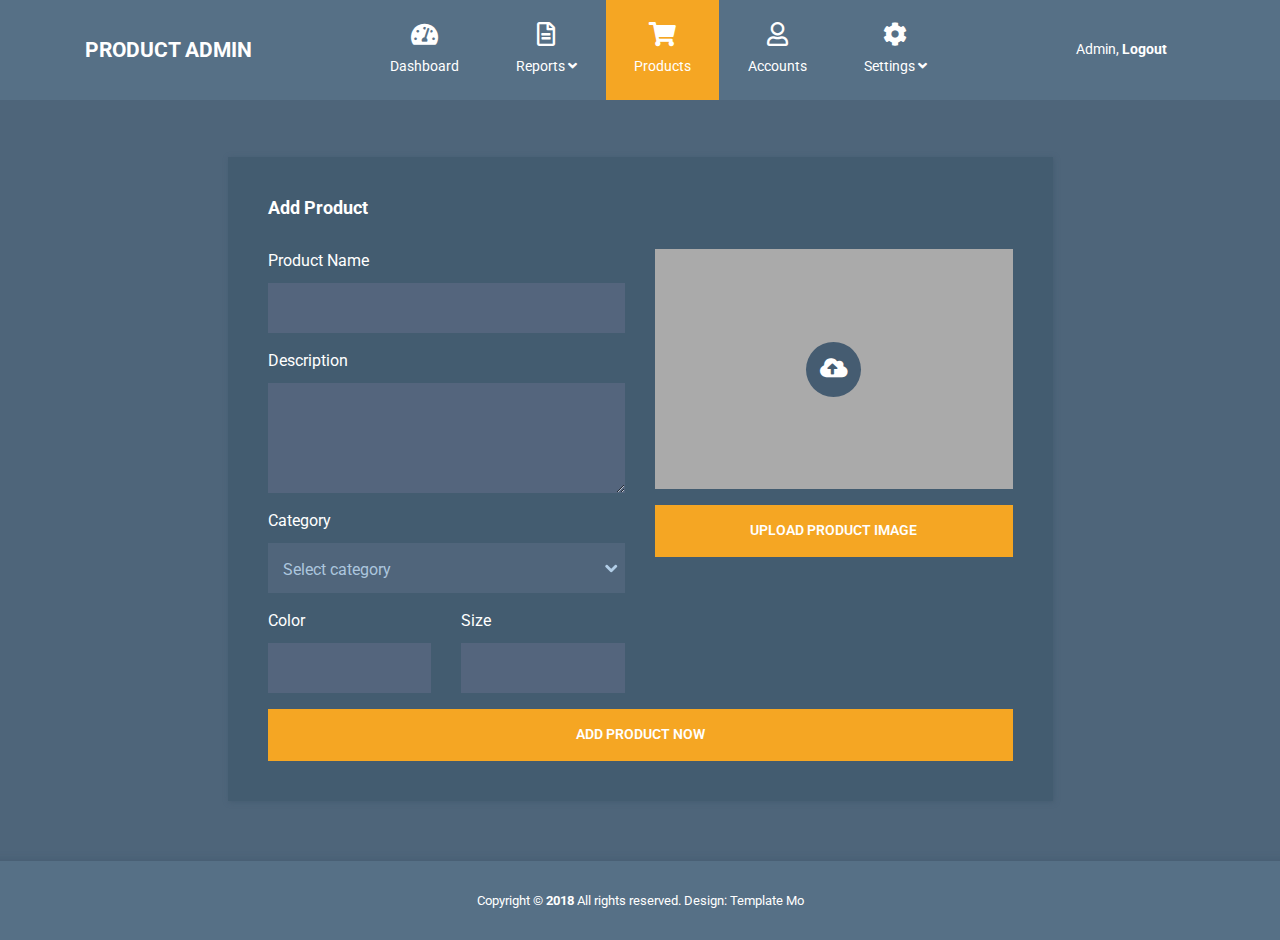
<file: GuideLine&Template/CS403I_HoaRoiCuaPhat_Group/templatemo_524_product_admin/add-product.html>
<!DOCTYPE html>
<html lang="en">

<head>
    <meta charset="UTF-8" />
    <meta name="viewport" content="width=device-width, initial-scale=1.0" />
    <meta http-equiv="X-UA-Compatible" content="ie=edge" />
    <title>Add Product - Dashboard HTML Template</title>
    <link rel="stylesheet" href="https://fonts.googleapis.com/css?family=Roboto:400,700" />
    <!-- https://fonts.google.com/specimen/Roboto -->
    <link rel="stylesheet" href="css/fontawesome.min.css" />
    <!-- https://fontawesome.com/ -->
    <link rel="stylesheet" href="jquery-ui-datepicker/jquery-ui.min.css" type="text/css" />
    <!-- http://api.jqueryui.com/datepicker/ -->
    <link rel="stylesheet" href="css/bootstrap.min.css" />
    <!-- https://getbootstrap.com/ -->
    <link rel="stylesheet" href="css/templatemo-style.css">
    <!--
	Product Admin CSS Template
	https://templatemo.com/tm-524-product-admin
	-->
</head>

<body>
    <nav class="navbar navbar-expand-xl">
        <div class="container h-100">
            <a class="navbar-brand" href="index.html">
                <h1 class="tm-site-title mb-0">Product Admin</h1>
            </a>
            <button class="navbar-toggler ml-auto mr-0" type="button" data-toggle="collapse" data-target="#navbarSupportedContent" aria-controls="navbarSupportedContent" aria-expanded="false" aria-label="Toggle navigation">
          <i class="fas fa-bars tm-nav-icon"></i>
        </button>

            <div class="collapse navbar-collapse" id="navbarSupportedContent">
                <ul class="navbar-nav mx-auto h-100">
                    <li class="nav-item">
                        <a class="nav-link" href="index.html">
                            <i class="fas fa-tachometer-alt"></i> Dashboard
                            <span class="sr-only">(current)</span>
                        </a>
                    </li>
                    <li class="nav-item dropdown">
                        <a class="nav-link dropdown-toggle" href="#" id="navbarDropdown" role="button" data-toggle="dropdown" aria-haspopup="true" aria-expanded="false">
                            <i class="far fa-file-alt"></i>
                            <span> Reports <i class="fas fa-angle-down"></i> </span>
                        </a>
                        <div class="dropdown-menu" aria-labelledby="navbarDropdown">
                            <a class="dropdown-item" href="#">Daily Report</a>
                            <a class="dropdown-item" href="#">Weekly Report</a>
                            <a class="dropdown-item" href="#">Yearly Report</a>
                        </div>
                    </li>
                    <li class="nav-item">
                        <a class="nav-link active" href="products.html">
                            <i class="fas fa-shopping-cart"></i> Products
                        </a>
                    </li>

                    <li class="nav-item">
                        <a class="nav-link" href="accounts.html">
                            <i class="far fa-user"></i> Accounts
                        </a>
                    </li>
                    <li class="nav-item dropdown">
                        <a class="nav-link dropdown-toggle" href="#" id="navbarDropdown" role="button" data-toggle="dropdown" aria-haspopup="true" aria-expanded="false">
                            <i class="fas fa-cog"></i>
                            <span> Settings <i class="fas fa-angle-down"></i> </span>
                        </a>
                        <div class="dropdown-menu" aria-labelledby="navbarDropdown">
                            <a class="dropdown-item" href="#">Profile</a>
                            <a class="dropdown-item" href="#">Billing</a>
                            <a class="dropdown-item" href="#">Customize</a>
                        </div>
                    </li>
                </ul>
                <ul class="navbar-nav">
                    <li class="nav-item">
                        <a class="nav-link d-block" href="login.html">
                Admin, <b>Logout</b>
              </a>
                    </li>
                </ul>
            </div>
        </div>
    </nav>
    <div class="container tm-mt-big tm-mb-big">
        <div class="row">
            <div class="col-xl-9 col-lg-10 col-md-12 col-sm-12 mx-auto">
                <div class="tm-bg-primary-dark tm-block tm-block-h-auto">
                    <div class="row">
                        <div class="col-12">
                            <h2 class="tm-block-title d-inline-block">Add Product</h2>
                        </div>
                    </div>
                    <div class="row tm-edit-product-row">
                        <div class="col-xl-6 col-lg-6 col-md-12">
                            <form action="" class="tm-edit-product-form">
                                <div class="form-group mb-3">
                                    <label for="name">Product Name
                    </label>
                                    <input id="name" name="name" type="text" class="form-control validate" required />
                                </div>
                                <div class="form-group mb-3">
                                    <label for="description">Description</label
                    >
                    <textarea
                      class="form-control validate"
                      rows="3"
                      required
                    ></textarea>
                  </div>
                  <div class="form-group mb-3">
                    <label
                      for="category"
                      >Category</label
                    >
                    <select
                      class="custom-select tm-select-accounts"
                      id="category"
                    >
                      <option selected>Select category</option>
                      <option value="1">New Arrival</option>
                      <option value="2">Most Popular</option>
                      <option value="3">Trending</option>
                    </select>
                  </div>
                  <div class="row">
                      <div class="form-group mb-3 col-xs-12 col-sm-6">
                          <label
                            for="expire_date"
                            >Color
                          </label>
                                    <input id="expire_date" name="expire_date" type="text" class="form-control validate" data-large-mode="true" />
                                </div>
                                <div class="form-group mb-3 col-xs-12 col-sm-6">
                                    <label for="stock">Size
                          </label>
                                    <input id="stock" name="stock" type="text" class="form-control validate" required />
                                </div>
                        </div>

                    </div>
                    <div class="col-xl-6 col-lg-6 col-md-12 mx-auto mb-4">
                        <div class="tm-product-img-dummy mx-auto">
                            <i class="fas fa-cloud-upload-alt tm-upload-icon" onclick="document.getElementById('fileInput').click();"></i>
                        </div>
                        <div class="custom-file mt-3 mb-3">
                            <input id="fileInput" type="file" style="display:none;" />
                            <input type="button" class="btn btn-primary btn-block mx-auto" value="UPLOAD PRODUCT IMAGE" onclick="document.getElementById('fileInput').click();" />
                        </div>
                    </div>
                    <div class="col-12">
                        <button type="submit" class="btn btn-primary btn-block text-uppercase">Add Product Now</button>
                    </div>
                    </form>
                </div>
            </div>
        </div>
    </div>
    </div>
    <footer class="tm-footer row tm-mt-small">
        <div class="col-12 font-weight-light">
            <p class="text-center text-white mb-0 px-4 small">
                Copyright &copy; <b>2018</b> All rights reserved. Design: <a rel="nofollow noopener" href="https://templatemo.com" class="tm-footer-link">Template Mo</a>
            </p>
        </div>
    </footer>

    <script src="js/jquery-3.3.1.min.js"></script>
    <!-- https://jquery.com/download/ -->
    <script src="jquery-ui-datepicker/jquery-ui.min.js"></script>
    <!-- https://jqueryui.com/download/ -->
    <script src="js/bootstrap.min.js"></script>
    <!-- https://getbootstrap.com/ -->
    <script>
        $(function() {
            $("#expire_date").datepicker();
        });
    </script>
</body>

</html>
</file>
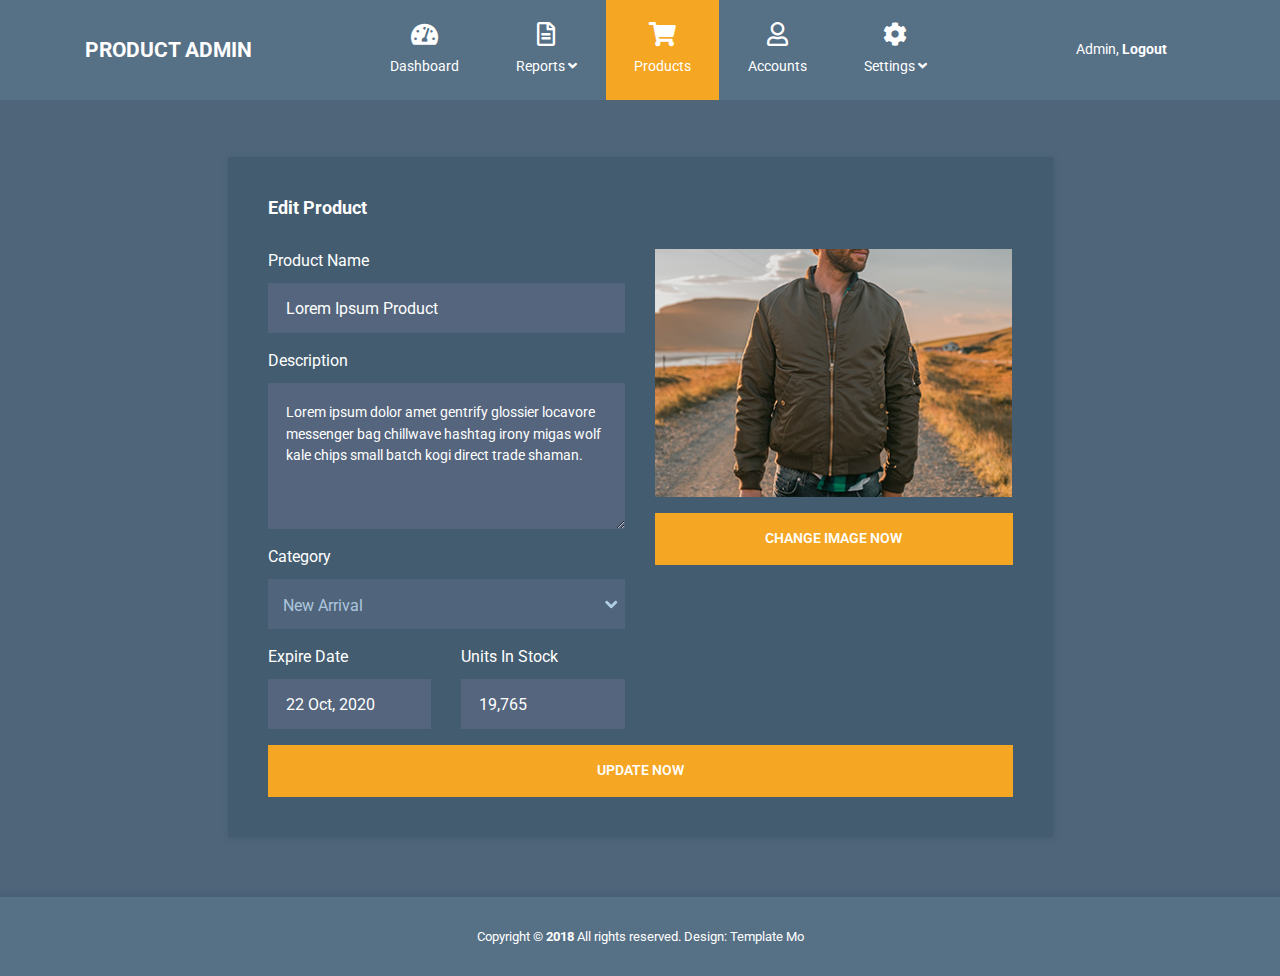
<file: GuideLine&Template/CS403I_HoaRoiCuaPhat_Group/templatemo_524_product_admin/edit-product.html>
<!DOCTYPE html>
<html lang="en">
  <head>
    <meta charset="UTF-8" />
    <meta name="viewport" content="width=device-width, initial-scale=1.0" />
    <meta http-equiv="X-UA-Compatible" content="ie=edge" />
    <title>Edit Product - Dashboard Admin Template</title>
    <link
      rel="stylesheet"
      href="https://fonts.googleapis.com/css?family=Roboto:400,700"
    />
    <!-- https://fonts.google.com/specimen/Roboto -->
    <link rel="stylesheet" href="css/fontawesome.min.css" />
    <!-- https://fontawesome.com/ -->
    <link rel="stylesheet" href="jquery-ui-datepicker/jquery-ui.min.css" type="text/css" />
    <!-- http://api.jqueryui.com/datepicker/ -->
    <link rel="stylesheet" href="css/bootstrap.min.css" />
    <!-- https://getbootstrap.com/ -->
    <link rel="stylesheet" href="css/templatemo-style.css">
    <!--
	Product Admin CSS Template
	https://templatemo.com/tm-524-product-admin
	-->
  </head>

  <body>
    <nav class="navbar navbar-expand-xl">
      <div class="container h-100">
        <a class="navbar-brand" href="index.html">
          <h1 class="tm-site-title mb-0">Product Admin</h1>
        </a>
        <button
          class="navbar-toggler ml-auto mr-0"
          type="button"
          data-toggle="collapse"
          data-target="#navbarSupportedContent"
          aria-controls="navbarSupportedContent"
          aria-expanded="false"
          aria-label="Toggle navigation"
        >
          <i class="fas fa-bars tm-nav-icon"></i>
        </button>

        <div class="collapse navbar-collapse" id="navbarSupportedContent">
          <ul class="navbar-nav mx-auto h-100">
            <li class="nav-item">
              <a class="nav-link" href="index.html">
                <i class="fas fa-tachometer-alt"></i> Dashboard
                <span class="sr-only">(current)</span>
              </a>
            </li>
            <li class="nav-item dropdown">
              <a
                class="nav-link dropdown-toggle"
                href="#"
                id="navbarDropdown"
                role="button"
                data-toggle="dropdown"
                aria-haspopup="true"
                aria-expanded="false"
              >
                <i class="far fa-file-alt"></i>
                <span> Reports <i class="fas fa-angle-down"></i> </span>
              </a>
              <div class="dropdown-menu" aria-labelledby="navbarDropdown">
                <a class="dropdown-item" href="#">Daily Report</a>
                <a class="dropdown-item" href="#">Weekly Report</a>
                <a class="dropdown-item" href="#">Yearly Report</a>
              </div>
            </li>
            <li class="nav-item">
              <a class="nav-link active" href="products.html">
                <i class="fas fa-shopping-cart"></i> Products
              </a>
            </li>

            <li class="nav-item">
              <a class="nav-link" href="accounts.html">
                <i class="far fa-user"></i> Accounts
              </a>
            </li>
            <li class="nav-item dropdown">
              <a
                class="nav-link dropdown-toggle"
                href="#"
                id="navbarDropdown"
                role="button"
                data-toggle="dropdown"
                aria-haspopup="true"
                aria-expanded="false"
              >
                <i class="fas fa-cog"></i>
                <span> Settings <i class="fas fa-angle-down"></i> </span>
              </a>
              <div class="dropdown-menu" aria-labelledby="navbarDropdown">
                <a class="dropdown-item" href="#">Profile</a>
                <a class="dropdown-item" href="#">Billing</a>
                <a class="dropdown-item" href="#">Customize</a>
              </div>
            </li>
          </ul>
          <ul class="navbar-nav">
            <li class="nav-item">
              <a class="nav-link d-block" href="login.html">
                Admin, <b>Logout</b>
              </a>
            </li>
          </ul>
        </div>
      </div>
    </nav>
    <div class="container tm-mt-big tm-mb-big">
      <div class="row">
        <div class="col-xl-9 col-lg-10 col-md-12 col-sm-12 mx-auto">
          <div class="tm-bg-primary-dark tm-block tm-block-h-auto">
            <div class="row">
              <div class="col-12">
                <h2 class="tm-block-title d-inline-block">Edit Product</h2>
              </div>
            </div>
            <div class="row tm-edit-product-row">
              <div class="col-xl-6 col-lg-6 col-md-12">
                <form action="" method="post" class="tm-edit-product-form">
                  <div class="form-group mb-3">
                    <label
                      for="name"
                      >Product Name
                    </label>
                    <input
                      id="name"
                      name="name"
                      type="text"
                      value="Lorem Ipsum Product"
                      class="form-control validate"
                    />
                  </div>
                  <div class="form-group mb-3">
                    <label
                      for="description"
                      >Description</label
                    >
                    <textarea                    
                      class="form-control validate tm-small"
                      rows="5"
                      required
                    >Lorem ipsum dolor amet gentrify glossier locavore messenger bag chillwave hashtag irony migas wolf kale chips small batch kogi direct trade shaman.</textarea>
                  </div>
                  <div class="form-group mb-3">
                    <label
                      for="category"
                      >Category</label
                    >
                    <select
                      class="custom-select tm-select-accounts"
                      id="category"
                    >
                      <option>Select category</option>
                      <option value="1" selected>New Arrival</option>
                      <option value="2">Most Popular</option>
                      <option value="3">Trending</option>
                    </select>
                  </div>
                  <div class="row">
                      <div class="form-group mb-3 col-xs-12 col-sm-6">
                          <label
                            for="expire_date"
                            >Expire Date
                          </label>
                          <input
                            id="expire_date"
                            name="expire_date"
                            type="text"
                            value="22 Oct, 2020"
                            class="form-control validate"
                            data-large-mode="true"
                          />
                        </div>
                        <div class="form-group mb-3 col-xs-12 col-sm-6">
                          <label
                            for="stock"
                            >Units In Stock
                          </label>
                          <input
                            id="stock"
                            name="stock"
                            type="text"
                            value="19,765"
                            class="form-control validate"
                          />
                        </div>
                  </div>
                  
              </div>
              <div class="col-xl-6 col-lg-6 col-md-12 mx-auto mb-4">
                <div class="tm-product-img-edit mx-auto">
                  <img src="img/product-image.jpg" alt="Product image" class="img-fluid d-block mx-auto">
                  <i
                    class="fas fa-cloud-upload-alt tm-upload-icon"
                    onclick="document.getElementById('fileInput').click();"
                  ></i>
                </div>
                <div class="custom-file mt-3 mb-3">
                  <input id="fileInput" type="file" style="display:none;" />
                  <input
                    type="button"
                    class="btn btn-primary btn-block mx-auto"
                    value="CHANGE IMAGE NOW"
                    onclick="document.getElementById('fileInput').click();"
                  />
                </div>
              </div>
              <div class="col-12">
                <button type="submit" class="btn btn-primary btn-block text-uppercase">Update Now</button>
              </div>
            </form>
            </div>
          </div>
        </div>
      </div>
    </div>
    <footer class="tm-footer row tm-mt-small">
        <div class="col-12 font-weight-light">
          <p class="text-center text-white mb-0 px-4 small">
            Copyright &copy; <b>2018</b> All rights reserved. 
            
            Design: <a rel="nofollow noopener" href="https://templatemo.com" class="tm-footer-link">Template Mo</a>
        </p>
        </div>
    </footer> 

    <script src="js/jquery-3.3.1.min.js"></script>
    <!-- https://jquery.com/download/ -->
    <script src="jquery-ui-datepicker/jquery-ui.min.js"></script>
    <!-- https://jqueryui.com/download/ -->
    <script src="js/bootstrap.min.js"></script>
    <!-- https://getbootstrap.com/ -->
    <script>
      $(function() {
        $("#expire_date").datepicker({
          defaultDate: "10/22/2020"
        });
      });
    </script>
  </body>
</html>
</file>
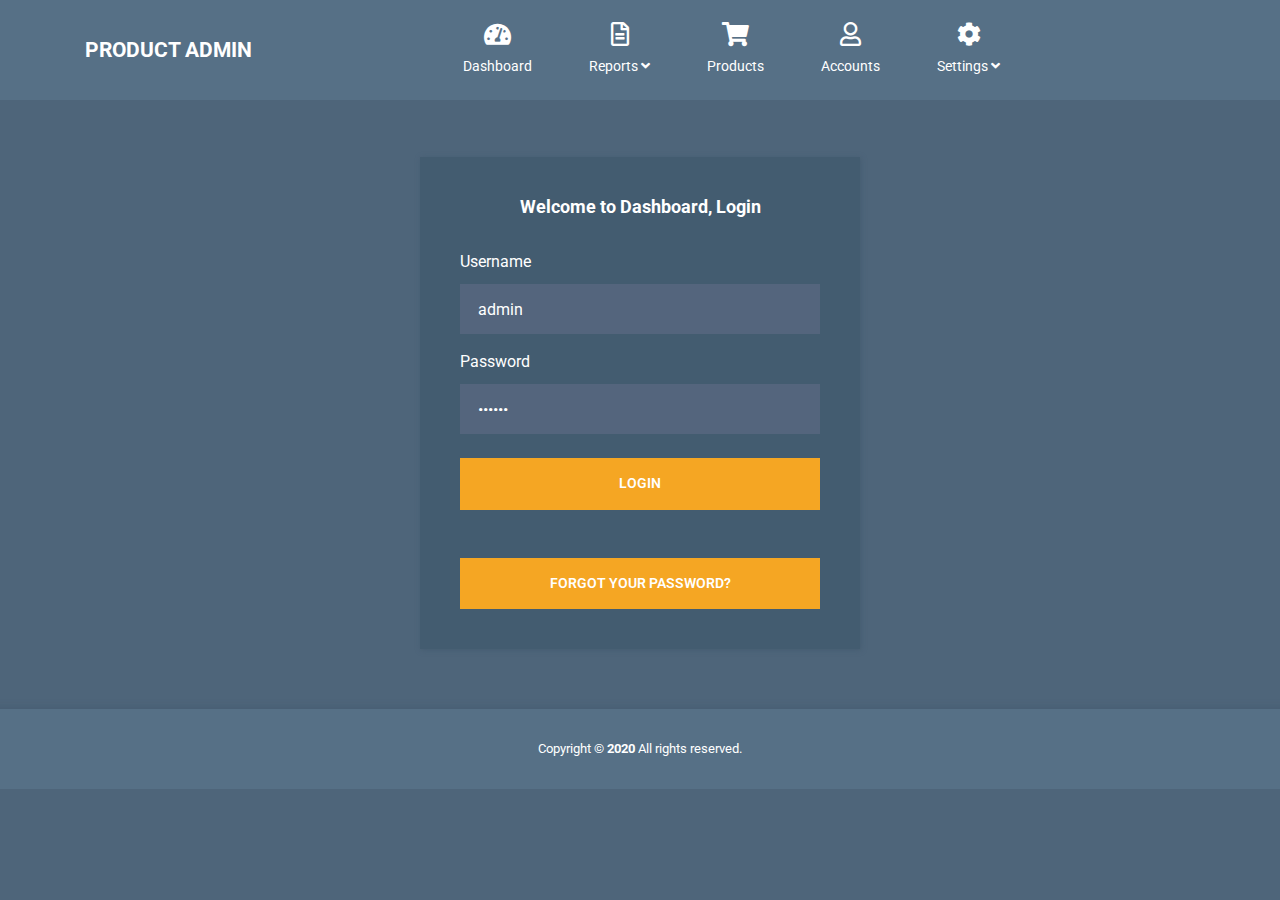
<file: GuideLine&Template/CS403I_HoaRoiCuaPhat_Group/templatemo_524_product_admin/login.html>
<!DOCTYPE html>
<html lang="en">

<head>
    <meta charset="UTF-8" />
    <meta name="viewport" content="width=device-width, initial-scale=1.0" />
    <meta http-equiv="X-UA-Compatible" content="ie=edge" />
    <title>Login Page - Product Admin Template</title>
    <link rel="stylesheet" href="https://fonts.googleapis.com/css?family=Roboto:400,700" />
    <!-- https://fonts.google.com/specimen/Open+Sans -->
    <link rel="stylesheet" href="css/fontawesome.min.css" />
    <!-- https://fontawesome.com/ -->
    <link rel="stylesheet" href="css/bootstrap.min.css" />
    <!-- https://getbootstrap.com/ -->
    <link rel="stylesheet" href="css/templatemo-style.css">
    <!--
	Product Admin CSS Template
	https://templatemo.com/tm-524-product-admin
	-->
</head>

<body>
    <div>
        <nav class="navbar navbar-expand-xl">
            <div class="container h-100">
                <a class="navbar-brand" href="index.html">
                    <h1 class="tm-site-title mb-0">Product Admin</h1>
                </a>
                <button class="navbar-toggler ml-auto mr-0" type="button" data-toggle="collapse" data-target="#navbarSupportedContent" aria-controls="navbarSupportedContent" aria-expanded="false" aria-label="Toggle navigation">
            <i class="fas fa-bars tm-nav-icon"></i>
          </button>

                <div class="collapse navbar-collapse" id="navbarSupportedContent">
                    <ul class="navbar-nav mx-auto h-100">
                        <li class="nav-item">
                            <a class="nav-link" href="index.html">
                                <i class="fas fa-tachometer-alt"></i> Dashboard
                                <span class="sr-only">(current)</span>
                            </a>
                        </li>
                        <li class="nav-item dropdown">
                            <a class="nav-link dropdown-toggle" href="#" id="navbarDropdown" role="button" data-toggle="dropdown" aria-haspopup="true" aria-expanded="false">
                                <i class="far fa-file-alt"></i>
                                <span> Reports <i class="fas fa-angle-down"></i> </span>
                            </a>
                            <div class="dropdown-menu" aria-labelledby="navbarDropdown">
                                <a class="dropdown-item" href="#">Daily Report</a>
                                <a class="dropdown-item" href="#">Weekly Report</a>
                                <a class="dropdown-item" href="#">Yearly Report</a>
                            </div>
                        </li>
                        <li class="nav-item">
                            <a class="nav-link" href="products.html">
                                <i class="fas fa-shopping-cart"></i> Products
                            </a>
                        </li>

                        <li class="nav-item">
                            <a class="nav-link" href="accounts.html">
                                <i class="far fa-user"></i> Accounts
                            </a>
                        </li>
                        <li class="nav-item dropdown">
                            <a class="nav-link dropdown-toggle" href="#" id="navbarDropdown" role="button" data-toggle="dropdown" aria-haspopup="true" aria-expanded="false">
                                <i class="fas fa-cog"></i>
                                <span> Settings <i class="fas fa-angle-down"></i> </span>
                            </a>
                            <div class="dropdown-menu" aria-labelledby="navbarDropdown">
                                <a class="dropdown-item" href="#">Profile</a>
                                <a class="dropdown-item" href="#">Billing</a>
                                <a class="dropdown-item" href="#">Customize</a>
                            </div>
                        </li>
                    </ul>
                </div>
            </div>
        </nav>
    </div>

    <div class="container tm-mt-big tm-mb-big">
        <div class="row">
            <div class="col-12 mx-auto tm-login-col">
                <div class="tm-bg-primary-dark tm-block tm-block-h-auto">
                    <div class="row">
                        <div class="col-12 text-center">
                            <h2 class="tm-block-title mb-4">Welcome to Dashboard, Login</h2>
                        </div>
                    </div>
                    <div class="row mt-2">
                        <div class="col-12">
                            <form action="index.html" method="post" class="tm-login-form">
                                <div class="form-group">
                                    <label for="username">Username</label>
                                    <input name="username" type="text" class="form-control validate" id="username" value="admin" required />
                                </div>
                                <div class="form-group mt-3">
                                    <label for="password">Password</label>
                                    <input name="password" type="password" class="form-control validate" id="password" value="123456" required />
                                </div>
                                <div class="form-group mt-4">
                                    <button type="submit" class="btn btn-primary btn-block text-uppercase">
                      Login
                    </button>
                                </div>
                                <button class="mt-5 btn btn-primary btn-block text-uppercase">
                    Forgot your password?
                  </button>
                            </form>
                        </div>
                    </div>
                </div>
            </div>
        </div>
    </div>
    <footer class="tm-footer row tm-mt-small">
        <div class="col-12 font-weight-light">
            <p class="text-center text-white mb-0 px-4 small">
                Copyright &copy; <b>2020</b> All rights reserved.
            </p>
        </div>
    </footer>
    <script src="js/jquery-3.3.1.min.js"></script>
    <!-- https://jquery.com/download/ -->
    <script src="js/bootstrap.min.js"></script>
    <!-- https://getbootstrap.com/ -->
</body>

</html>
</file>
<file: GuideLine&Template/CS403I_HoaRoiCuaPhat_Group/templatemo_524_product_admin/css/templatemo-style.css>
/*

Product Admin CSS Template

https://templatemo.com/tm-524-product-admin

*/

html {
  font-size: 16px;
  overflow-x: hidden;
}
body {
  font-family: Roboto, Helvetica, Arial, sans-serif;
  background-color: #4e657a;
  overflow-x: hidden;
}
a {
  transition: all 0.3s ease;
}
a:focus,
a:hover {
  text-decoration: none;
}
button:focus {
  outline: 0;
}
.navbar-brand {
  display: flex;
  align-items: center;
}
.tm-site-icon {
  color: #656565;
}
.tm-site-title {
  display: inline-block;
  text-transform: uppercase;
  font-size: 1.3rem;
  font-weight: 700;
  color: #fff;
}
.navbar {
  height: 100px;
  background-color: #567086;
  padding: 0;
}
.navbar .container {
  position: relative;
}
.tm-logout-icon {
  font-size: 1.5em;
}
.tm-mt-big {
  margin-top: 57px;
}
.tm-mb-big {
  margin-bottom: 60px;
}
.tm-mt-small {
  margin-top: 20px;
}
.tm-block-col {
  margin-bottom: 30px;
}
.tm-block {
  padding: 40px;
  -webkit-box-shadow: 1px 1px 5px 0 #455c71;
  -moz-box-shadow: 1px 1px 5px 0 #455c71;
  box-shadow: 1px 1px 5px 0 #455c71;
  min-height: 350px;
  height: 100%;
  max-height: 450px;
}
.tm-block-avatar,
.tm-block-settings {
  max-height: none;
}
.tm-block-avatar {
  height: auto;
}
.tm-block-h-auto {
  min-height: 1px;
  max-height: none;
  height: auto;
}
.tm-block-scroll {
  overflow-y: scroll;
}
.tm-block-overflow {
  overflow: hidden;
}
.tm-block-title {
  font-size: 1.1rem;
  font-weight: 700;
  color: #fff;
  margin-bottom: 30px;
}
.nav-link {
  color: #fff;
  height: 100%;
  display: flex;
  align-items: center;
  justify-content: center;
  flex-direction: column;
  font-size: 90%;
}
.nav-link > i {
  margin-bottom: 10px;
  margin-right: 0;
  font-size: 1.5rem;
}
.dropdown-item,
.nav-link {
  padding: 15px 20px;
}
.dropdown-menu {
  font-size: 90%;
  color: #fff;
  background-color: #567086;
  border-radius: 0;
  padding-top: 10px;
  padding-bottom: 10px;
  min-width: auto;
}
.dropdown-item {
  color: #fff;
  padding: 15px 30px;
}
.navbar-nav .active > .nav-link,
.navbar-nav .nav-link.active {
  background-color: #f5a623;
  color: #fff;
}
.navbar-nav .nav-link.active i {
  color: #fff;
}
.dropdown-item:focus,
.dropdown-item:hover {
  background-color: #567086;
}
.navbar-nav a:hover,
.navbar-nav a:hover i {
  color: #f5a623;
}
.nav-item {
  text-align: center;
}
.nav-item:last-child {
  margin-right: 0;
}
.dropdown-toggle::after {
  display: none;
}
.dropdown-menu {
  margin-top: 0;
  border: 0;
}
.tm-content-row {
  justify-content: space-between;
  margin-left: -20px;
  margin-right: -20px;
}
.tm-col {
  padding-left: 20px;
  padding-right: 20px;
  margin-bottom: 50px;
}
.tm-col-big {
  width: 39%;
}
.tm-col-small {
  width: 21.95%;
}
.tm-gray-circle {
  width: 80px;
  height: 80px;
  background-color: #aaa;
  border-radius: 50%;
  margin-right: 15px;
}
.tm-notification-items {
  overflow-y: scroll;
  height: 90%;
}
.tm-notification-item {
  padding: 15px;
  background-color: #4e657a;
  color: #fff;
  font-size: 95%;
  margin-bottom: 15px;
}
.tm-notification-item:last-child {
  margin-bottom: 0;
}
.tm-notification-link {
  color: #f5a623;
}
.tm-text-color-secondary {
  color: #bdcbd8;
}
.tm-small {
  font-size: 90%;
}
.table {
  background-color: #50697f;
  color: #fff;
  font-size: 85%;
  margin-bottom: 0;
}
thead {
  background-color: #486177;
  color: #fff;
}
.table thead th {
  border-bottom: 0;
}
.tm-status-circle {
  display: inline-block;
  margin-right: 5px;
  vertical-align: middle;
  width: 5px;
  height: 5px;
  border-radius: 50%;
  margin-top: -3px;
}
.moving {
  background-color: #9be64d;
  box-shadow: 0 0 8px #9be64d, inset 0 0 8px #9be64d;
}
.pending {
  background-color: #efc54b;
  box-shadow: 0 0 8px #efc54b, inset 0 0 8px #efc54b;
}
.cancelled {
  background-color: #da534f;
  box-shadow: 0 0 8px #da534f, inset 0 0 8px #da534f;
}
.tm-avatar {
  width: 345px;
}
.tm-avatar-container {
  position: relative;
  cursor: pointer;
  display: flex;
  align-items: center;
  flex-direction: column;
}
.tm-avatar-delete-link {
  position: absolute;
  left: 50%;
  top: 50%;
  margin-left: -25px;
  margin-top: -25px;
  z-index: 1000;
  padding: 14px;
  border-radius: 50%;
  background-color: rgba(57, 78, 100, 0.7);
  display: inline-block;
  width: 50px;
  height: 50px;
  text-align: center;
  display: none;
  transition: all 0.2s ease;
}
.tm-avatar-container:hover .tm-avatar-delete-link {
  display: block;
}
.tm-col-avatar {
  max-width: 425px;
  width: 37%;
  padding-left: 15px;
  padding-right: 15px;
}
.tm-col-account-settings {
  max-width: 822px;
  width: 63%;
  padding-left: 15px;
  padding-right: 15px;
}
.form-control {
  background-color: #54657d;
  color: #fff;
  border: 0;
}
.form-control:focus {
  background-color: #60738e;
  color: #fff;
  border-color: transparent;
  box-shadow: 0 0 0 0.1rem rgb(180, 206, 233, 0.5);
}
.form-group label {
  color: #fff;
  margin-bottom: 10px;
}
.tm-hide-sm {
  display: block;
}
.tm-list-group {
  counter-reset: myOrderedListItemsCounter;
  padding-left: 0;
}
.tm-list-group > li {
  list-style-type: none;
  position: relative;
  cursor: pointer;
  transition: all 0.3s ease;
  padding: 8px;
}
.tm-list-group > li:hover {
  color: #0266c4;
}
.tm-list-group > li:before {
  counter-increment: myOrderedListItemsCounter;
  content: counter(myOrderedListItemsCounter) ".";
  margin-right: 0.5em;
}
.tm-list {
  padding-left: 30px;
}
.tm-list > li {
  margin-bottom: 20px;
}
.form-control {
  padding: 19px 18px;
  border-radius: 0;
  height: 50px;
}
.form-group {
  margin-bottom: 15px;
}
.btn {
  border-radius: 0;
  padding: 13px 28px;
  transition: all 0.2s ease;
  max-width: 100%;
}
.btn-small {
  padding: 10px 24px;
}
.btn-primary {
  color: #fff;
  background-color: #f5a623;
  border: 2px solid #f5a623;
  font-size: 90%;
  font-weight: 600;
}
.btn-primary:active,
.btn-primary:hover {
  color: #f5a623;
  background-color: transparent;
  border: 2px solid #f5a623;
}
.custom-file-input {
  cursor: pointer;
}
.custom-file-label {
  border-radius: 0;
}
.table td,
.table th {
  border-top: 1px solid #415a70;
  padding: 15px 25px;
  vertical-align: middle;
}
.tm-table-small td,
.tm-table-small th {
  padding-left: 12px;
  padding-right: 12px;
}
.table-hover tbody tr {
  transition: all 0.2s ease;
}
.table-hover tbody tr:hover {
  color: #a0c0de;
}
.tm-bg-primary-dark {
  background-color: #435c70;
}
.tm-bg-gray {
  background-color: rgba(0, 0, 0, 0.05);
}
.tm-table-mt {
  margin-top: 66px;
}
.page-item:first-child .page-link {
  border-top-left-radius: 0;
  border-bottom-left-radius: 0;
}
.page-item:last-child .page-link {
  border-top-right-radius: 0;
  border-bottom-right-radius: 0;
}
.page-link {
  padding: 12px 18px;
}
.page-link,
.page-link:hover {
  color: #000;
}
.page-item {
  margin-right: 18px;
}
.page-item:last-child {
  margin-right: 0;
}
.page-item.active .page-link {
  background-color: #e9ecef;
  border-color: #dee2e6;
  color: #000;
}
input[type="checkbox"] {
  cursor: pointer;
  -webkit-appearance: none;
  appearance: none;
  background-color: #394e64;
  background-position: center;
  border-radius: 50%;
  box-sizing: border-box;
  position: relative;
  box-sizing: content-box;
  width: 24px;
  height: 24px;
  transition: all 0.1s linear;
}
input[type="checkbox"]:checked {
  background: url(../img/check-mark.png) #394e64 center no-repeat;
}
input[type="checkbox"]:focus {
  outline: 0 none;
  box-shadow: none;
}
.tm-block-products {
  min-height: 725px;
}
.tm-block-product-categories {
  min-height: 650px;
}
.tm-product-table-container {
  max-height: 465px;
  margin-bottom: 15px;
  overflow-y: scroll;
}
.tm-product-table tr {
  font-weight: 600;
}
.tm-product-name {
  font-size: 0.95rem;
  font-weight: 600;
}
.tm-product-delete-icon {
  font-size: 1.1rem;
  color: #fff;
}
.tm-product-delete-link {
  padding: 10px;
  border-radius: 50%;
  background-color: #394e64;
  display: inline-block;
  width: 40px;
  height: 40px;
  text-align: center;
}
.tm-product-delete-link:hover .tm-product-delete-icon {
  color: #6d8ca6;
}
.custom-select {
  width: 100%;
  border: none;
  color: #acc6de;
  height: 50px;
  -webkit-appearance: none;
  -moz-appearance: none;
  -ms-appearance: none;
  -o-appearance: none;
  appearance: none;
  -webkit-border-radius: 0;
  -moz-border-radius: 0;
  -ms-border-radius: 0;
  -o-border-radius: 0;
  border-radius: 0;
  padding: 15px;
  background: url(../img/arrow-down.png) 98% no-repeat #50657b;
}
.custom-select:focus {
  outline: 0;
}
.tm-trash-icon {
  color: #6e6c6c;
  cursor: pointer;
}
.tm-trash-icon:hover {
  color: #9f1321;
}
.tm-footer {
  background-color: #567086;
  padding-top: 30px;
  padding-bottom: 30px;
  -webkit-box-shadow: 0 -3px 5px 0 rgba(69, 92, 113, 0.59);
  -moz-box-shadow: 0 -3px 5px 0 rgba(69, 92, 113, 0.59);
  box-shadow: 0 -3px 5px 0 rgba(69, 92, 113, 0.59);
}
.custom-select {
  height: 50px;
  border-radius: 0;
}
.tm-product-img-dummy {
  max-width: 100%;
  height: 240px;
  display: flex;
  align-items: center;
  justify-content: center;
  color: #fff;
  background: #aaa;
}
.tm-product-img-edit {
  max-width: 100%;
  position: relative;
}
.tm-product-img-edit i {
  display: none;
  position: absolute;
}
.tm-product-img-edit:hover i {
  display: block;
}
.tm-upload-icon {
  background: #455c71;
  width: 55px;
  height: 55px;
  border-radius: 50%;
  text-align: center;
  padding-top: 15px;
  font-size: 22px;
}
.tm-login-col {
  max-width: 470px;
}
.navbar-toggler {
  border-color: #708da8;
  box-shadow: rgba(255, 255, 255, 0.1) 0 1px 1px 2px;
  border-radius: 0;
  padding: 10px 15px;
  transition: all 0.2s ease;
}
.navbar-toggler:hover {
  border-color: #f5a623;
  color: #f5a623;
}
.tm-nav-icon {
  color: #fff;
}
.navbar-toggler:hover .tm-nav-icon {
  color: #f5a623;
}
::-webkit-scrollbar {
  width: 8px;
  height: 8px;
}
::-webkit-scrollbar-track {
  background: #394f62;
}
::-webkit-scrollbar-thumb {
  background: #6d8da6;
}
::-webkit-scrollbar-thumb:hover {
  background: #8ab5d6;
}

.tm-footer-link {
  color: white;
}

.tm-footer-link:hover,
.tm-footer-link:focus {
  color: #aacbea;
}

@media (min-width: 1200px) {
  .navbar-expand-xl .navbar-nav .nav-link {
    padding-left: 28px;
    padding-right: 28px;
  }
  .navbar-collapse {
    height: 100%;
  }
}
@media (min-width: 992px) {
  .navbar-expand-lg .navbar-nav .nav-link {
    padding: 15px 20px;
  }
}
@media (max-width: 1275px) and (min-width: 1200px) {
  .nav-item {
    margin-right: 15px;
  }
}
@media (max-width: 1350px) {
  .nav-item {
    margin-right: 1px;
  }
}
@media (max-width: 1199px) {
  .tm-col-big,
  .tm-col-small {
    width: 49.65%;
  }
  .navbar-collapse {
    padding: 0;
    box-shadow: rgba(255, 255, 255, 0.1) 0 1px 1px 1px;
    position: absolute;
    top: 72px;
    right: 20px;
    width: 200px;
    z-index: 1000;
  }
  .dropdown-menu {
    text-align: center;
  }
  .nav-link {
    color: #fff;
    background-color: #567086;
    padding: 15px;
    flex-direction: row;
  }
  .nav-link > i {
    font-size: 1rem;
    margin-right: 10px;
    margin-bottom: 0;
  }
  .nav-item {
    margin-right: 0;
  }
  .tm-block-taller {
    max-height: 520px;
  }
}
@media (max-width: 1199.98px) {
  .navbar-expand-xl > .container,
  .navbar-expand-xl > .container-fluid {
    padding-left: 15px;
    padding-right: 15px;
  }
  .navbar-collapse {
    right: 15px;
  }
}
@media (max-width: 991px) {
  .tm-col-big,
  .tm-col-small {
    width: 100%;
    min-height: 383px;
    height: auto;
  }
  .tm-block {
    padding: 30px;
  }
}
@media (max-width: 767px) {
  .tm-col-account-settings,
  .tm-col-avatar {
    width: 100%;
    max-width: 100%;
  }
  .tm-block-avatar {
    display: flex;
    flex-direction: column;
  }
  .tm-avatar {
    align-self: center;
  }
  .tm-hide-sm {
    display: none;
  }
}
@media (max-width: 633px) {
  .page-item {
    margin-top: 10px;
  }
  .custom-select {
    background-position: 96%;
  }
}
@media (max-width: 574px) {
  .navbar-collapse {
    top: 47px;
  }
  .navbar {
    height: 50px;
  }
  .tm-site-title {
    font-size: 1.4rem;
    margin-left: 7px;
  }
  .tm-site-icon {
    font-size: 2em;
  }
}
@media (max-width: 480px) {
  .tm-mt-big {
    margin-top: 45px;
  }
  .tm-mb-big {
    margin-bottom: 45px;
  }
  #barChart,
  #lineChart {
    max-height: 350px;
  }
}
</file>
<file: Coding/UNIFY/src/main/webapp/ckeditor/samples/css/samples.css>
/**
 * @license Copyright (c) 2003-2018, CKSource - Frederico Knabben. All rights reserved.
 * For licensing, see LICENSE.md or https://ckeditor.com/legal/ckeditor-oss-license
 */
@media (max-width: 900px) {
  .global-is-mobile-hidden {
    display: none !important;
  }
}
article,
aside,
details,
figcaption,
figure,
footer,
header,
hgroup,
main,
menu,
nav,
section {
  display: block;
}
body,
html {
  margin: 0;
  padding: 0;
  font: 16px / 1.8 Arial, 'Helvetica Neue', Helvetica, sans-serif;
  font-weight: 300;
  color: #575757;
}
.grid-width-10 {
  width: 10%;
}
.grid-width-20 {
  width: 20%;
}
.grid-width-30 {
  width: 30%;
}
.grid-width-40 {
  width: 40%;
}
.grid-width-50 {
  width: 50%;
}
.grid-width-60 {
  width: 60%;
}
.grid-width-70 {
  width: 70%;
}
.grid-width-80 {
  width: 80%;
}
.grid-width-90 {
  width: 90%;
}
.grid-width-100 {
  width: 100%;
}
@media (max-width: 900px) {
  .grid-width-10,
  .grid-width-20,
  .grid-width-30,
  .grid-width-40,
  .grid-width-50,
  .grid-width-60,
  .grid-width-70,
  .grid-width-80,
  .grid-width-90,
  .grid-width-100 {
    width: 100%;
  }
}
*[class*="grid-width"] {
  -webkit-box-sizing: border-box;
  -moz-box-sizing: border-box;
  box-sizing: border-box;
  padding-left: 4%;
  padding-right: 4%;
  float: left;
}
*[class*="grid-width"]:after,
.grid-container:after,
*[class*="grid-width"]:before,
.grid-container:before {
  content: '';
  display: block;
  overflow: hidden;
  visibility: hidden;
  font-size: 0;
  line-height: 0;
  width: 0;
  height: 0;
}
*[class*="grid-width"]:after,
.grid-container:after {
  clear: both;
}
.grid-container {
  -webkit-box-sizing: border-box;
  -moz-box-sizing: border-box;
  box-sizing: border-box;
  margin-left: auto;
  margin-right: auto;
}
.grid-container-nested *[class*="grid-width"]:first-child {
  padding-left: 0;
}
.grid-container-nested *[class*="grid-width"]:last-child {
  padding-right: 0;
}
@media (max-width: 900px) {
  .grid-container-nested *[class*="grid-width"]:first-child {
    padding-left: 4%;
  }
  .grid-container-nested *[class*="grid-width"]:last-child {
    padding-right: 4%;
  }
}
.header-a {
  min-height: 140px;
  overflow: hidden;
}
.header-a .header-a-logo {
  margin: 40px 0 0;
}
@media (max-width: 900px) {
  .header-a .header-a-logo {
    text-align: center;
  }
}
.header-a .header-a-logo img {
  border: transparent;
}
.navigation-a {
  height: 30px;
  background: #3D3D3D;
  position: absolute;
  left: 0;
  right: 0;
  top: 0;
  padding: 0;
  overflow: hidden;
}
@media (max-width: 900px) {
  .navigation-a {
    text-align: center;
  }
}
.navigation-a ul {
  list-style: none;
  margin: 0;
  overflow: hidden;
}
.navigation-a ul li,
.navigation-a ul li a {
  display: inline-block;
}
@media (max-width: 900px) {
  .navigation-a ul {
    width: auto;
    text-overflow: ellipsis;
    white-space: nowrap;
    display: inline-block;
    float: none;
  }
  .navigation-a ul:before,
  .navigation-a ul:after {
    display: none;
  }
}
.navigation-a ul.navigation-a-left {
  text-align: left;
}
@media (max-width: 900px) {
  .navigation-a ul.navigation-a-left {
    padding-right: 0;
  }
}
.navigation-a ul.navigation-a-right {
  text-align: right;
}
@media (max-width: 900px) {
  .navigation-a ul.navigation-a-right {
    padding-left: 23px;
  }
}
.navigation-a ul li + li {
  margin-left: 23px;
}
.navigation-a ul li a {
  font-size: 10px;
  font-size: 0.625rem;
  line-height: 18px;
  line-height: 1.13rem;
  line-height: 30px;
  float: left;
  color: #ddd;
  font-weight: bold;
  text-decoration: none;
  text-transform: uppercase;
}
.navigation-a ul li a:hover {
  cursor: pointer;
  color: #fff;
}
.icon-navigation-a-github:before,
.icon-navigation-a-github:after {
  background-image: url("[data-uri]");
}
.navigation-b {
  text-align: right;
  margin: 52px 0 0;
  overflow: visible;
}
@media (max-width: 900px) {
  .navigation-b {
    text-align: center;
    margin-top: 20px;
    padding: 0;
  }
}
.navigation-b ul {
  padding: 0;
  list-style: none;
  margin: 0;
  overflow: visible;
}
.navigation-b ul li,
.navigation-b ul li a {
  display: inline-block;
}
@media (max-width: 900px) {
  .navigation-b ul {
    display: table;
    width: 100%;
    padding-bottom: 1.5em;
  }
}
@media (max-width: 900px) {
  .navigation-b ul li {
    display: table-row;
  }
}
.navigation-b ul li + li {
  margin-left: 20px;
}
@media (max-width: 900px) {
  .navigation-b ul li + li {
    margin-left: 0;
  }
}
.navigation-b ul li a {
  -webkit-box-sizing: border-box;
  -moz-box-sizing: border-box;
  box-sizing: border-box;
  text-transform: uppercase;
  text-decoration: none;
  outline: none;
}
@media (max-width: 900px) {
  .navigation-b ul li a {
    width: 100%;
    -webkit-border-radius: 0;
    -webkit-background-clip: padding-box;
    -moz-border-radius: 0;
    -moz-background-clip: padding;
    border-radius: 0;
    background-clip: padding-box;
  }
}
.footer-a {
  font-size: 13px;
  font-size: 0.8125rem;
  line-height: 23.4px;
  line-height: 1.46rem;
  padding-top: 2.25em;
  padding-bottom: 2.25em;
  overflow: hidden;
  color: #8a8a8a;
}
.footer-a a {
  color: #0287D0;
  text-decoration: none;
  border-bottom: 1px dotted #0287D0;
}
.footer-a a:hover {
  color: #0277b7;
}
.footer-a p {
  margin: 0;
  display: inline-block;
  text-align: center;
}
.content {
  font-size: 14px;
  font-size: 0.875rem;
  line-height: 25.2px;
  line-height: 1.57rem;
  overflow: hidden;
  padding-top: 1.5em;
  padding-bottom: 1.5em;
}
.content p {
  margin: 0.75em 0;
}
.content ul,
.content ol,
.content pre,
.content blockquote,
.content textarea:not([class^="cke"]),
.content .cke {
  margin: 1.875em 0;
}
.content code,
.content kbd {
  -webkit-border-radius: 3px;
  -webkit-background-clip: padding-box;
  -moz-border-radius: 3px;
  -moz-background-clip: padding;
  border-radius: 3px;
  background-clip: padding-box;
  padding: 3px 4px;
}
.content pre,
.content code,
.content kbd,
.content blockquote {
  background: #f5f5f5;
}
.content blockquote,
.content pre {
  background: none;
  border-left: 4px solid #0287D0;
  padding: 1.5em 2.25em;
}
.content p a,
.content ul a,
.content ol a,
.content blockquote a,
.content h1 a,
.content h2 a,
.content h3 a,
.content h4 a,
.content h5 a {
  color: #0287D0;
  text-decoration: none;
  border-bottom: 1px dotted #0287D0;
}
.content p a:hover,
.content ul a:hover,
.content ol a:hover,
.content blockquote a:hover,
.content h1 a:hover,
.content h2 a:hover,
.content h3 a:hover,
.content h4 a:hover,
.content h5 a:hover {
  color: #0277b7;
}
.content h1,
.content h2,
.content h3,
.content h4,
.content h5 {
  color: #000;
  font-weight: 100;
}
.content h1 code,
.content h2 code,
.content h3 code,
.content h4 code,
.content h5 code,
.content h1 kbd,
.content h2 kbd,
.content h3 kbd,
.content h4 kbd,
.content h5 kbd {
  font-size: inherit;
}
.content h1 a.content-heading-anchor,
.content h2 a.content-heading-anchor,
.content h3 a.content-heading-anchor,
.content h4 a.content-heading-anchor,
.content h5 a.content-heading-anchor {
  font-weight: 100;
  vertical-align: middle;
  opacity: 0;
  border: 0;
}
.content h1:hover a.content-heading-anchor,
.content h2:hover a.content-heading-anchor,
.content h3:hover a.content-heading-anchor,
.content h4:hover a.content-heading-anchor,
.content h5:hover a.content-heading-anchor {
  opacity: 1;
}
.content h1:target a,
.content h2:target a,
.content h3:target a,
.content h4:target a,
.content h5:target a {
  -webkit-animation: targetLinkOpacity 0.5s linear alternate;
  -moz-animation: targetLinkOpacity 0.5s linear alternate;
  -o-animation: targetLinkOpacity 0.5s linear alternate;
  animation: targetLinkOpacity 0.5s linear alternate;
  opacity: 1;
}
.content input,
.content select,
.content textarea:not([class^="cke"]) {
  -webkit-border-radius: 3px;
  -webkit-background-clip: padding-box;
  -moz-border-radius: 3px;
  -moz-background-clip: padding;
  border-radius: 3px;
  background-clip: padding-box;
  -webkit-box-shadow: inset 0 1px 1px rgba(0, 0, 0, 0.08);
  -moz-box-shadow: inset 0 1px 1px rgba(0, 0, 0, 0.08);
  box-shadow: inset 0 1px 1px rgba(0, 0, 0, 0.08);
  font: inherit;
  color: inherit;
  border: 1px solid #D9D9D9;
  padding: .2em .5em;
}
.content input:focus,
.content select:focus,
.content textarea:not([class^="cke"]):focus {
  border-color: #66afe9;
  outline: 0;
  -webkit-box-shadow: inset 0 1px 1px rgba(0, 0, 0, 0.08), 0 0 8px #93c6ef;
  -moz-box-shadow: inset 0 1px 1px rgba(0, 0, 0, 0.08), 0 0 8px #93c6ef;
  box-shadow: inset 0 1px 1px rgba(0, 0, 0, 0.08), 0 0 8px #93c6ef;
}
.content abbr {
  border-bottom: 1px dotted #666;
  cursor: pointer;
}
.content blockquote {
  font-style: italic;
  font-family: Georgia, Times, "Times New Roman", serif;
  font-size: 16px;
  font-size: 1rem;
  line-height: 28.8px;
  line-height: 1.8rem;
}
.content em {
  font-style: italic;
}
.content h1 {
  font-size: 36px;
  font-size: 2.25rem;
  line-height: 64.8px;
  line-height: 4.05rem;
  margin: 1.125em 0 0;
}
.content h2 {
  font-size: 27.2px;
  font-size: 1.7rem;
  line-height: 48.96px;
  line-height: 3.06rem;
  margin: 0.9em 0 0;
}
.content h3 {
  font-size: 24px;
  font-size: 1.5rem;
  line-height: 43.2px;
  line-height: 2.7rem;
  font-weight: 500;
  margin: 0.75em 0 0;
}
.content h4 {
  font-size: 19.2px;
  font-size: 1.2rem;
  line-height: 34.56px;
  line-height: 2.16rem;
  font-weight: 500;
  margin: 0.75em 0 0;
}
.content h5 {
  font-size: 17.6px;
  font-size: 1.1rem;
  line-height: 31.68px;
  line-height: 1.98rem;
  font-weight: 500;
  margin: 0.75em 0 0;
}
.content hr {
  border: 0;
  border-top: 4px solid #D9D9D9;
  margin: 1.5em 0;
}
.content input[type="text"] {
  height: 1.8em;
  line-height: 1.8em;
}
.content input[type="button"] {
  -webkit-appearance: button;
  -moz-appearance: button;
  appearance: button;
}
.content kbd {
  font-size: 12px;
  font-size: 0.75rem;
  line-height: 21.6px;
  line-height: 1.35rem;
  font-family: Arial, 'Helvetica Neue', Helvetica, sans-serif;
  padding: 2px 6px;
  -webkit-box-shadow: 0 0 4px #fff inset, 0 2px 0 #D9D9D9;
  -moz-box-shadow: 0 0 4px #fff inset, 0 2px 0 #D9D9D9;
  box-shadow: 0 0 4px #fff inset, 0 2px 0 #D9D9D9;
}
.content p img {
  vertical-align: middle;
}
.content p pre {
  padding: 1.5em;
}
.content pre {
  padding: 0;
  border: 0;
  tab-size: 4;
  -o-tab-size: 4;
  -moz-tab-size: 4;
}
.content pre,
.content code {
  font-size: 11.89px;
  font-size: 0.743rem;
  line-height: 21.4px;
  line-height: 1.34rem;
  font-family: Consolas, Menlo, Monaco, Lucida Console, Liberation Mono, DejaVu Sans Mono, Bitstream Vera Sans Mono, Courier New, monospace, serif;
}
.content pre a,
.content code a {
  border: 0;
}
.content pre code {
  padding: 0.75em;
  display: block;
}
.content strong {
  color: #000;
}
.content ul ul,
.content ol ul,
.content ul ol,
.content ol ol {
  margin: 0.75em 0;
}
.content ul li,
.content ol li {
  font-size: 14px;
  font-size: 0.875rem;
  line-height: 30.24px;
  line-height: 1.89rem;
}
.content textarea:not([class^="cke"]) {
  width: 100%;
}
.content div.todo {
  border: 2px dotted #444;
  padding: 10px;
  margin: 60px 0 10px 0;
  /* Remove me some day */
}
.content div.todo:before {
  content: "TODO";
  font-weight: bold;
}
body a.button-a,
body button.button-a,
body input.button-a {
  -webkit-border-radius: 3px;
  -webkit-background-clip: padding-box;
  -moz-border-radius: 3px;
  -moz-background-clip: padding;
  border-radius: 3px;
  background-clip: padding-box;
  font-size: 14px;
  font-size: 0.875rem;
  line-height: 25.2px;
  line-height: 1.57rem;
  height: 36px;
  line-height: 36px;
  padding: 0 1.1em;
  font-weight: 700;
  color: #3e3e3e;
  white-space: nowrap;
  text-decoration: none;
  display: inline-block;
  cursor: pointer;
  border: 0;
  vertical-align: middle;
  margin: 1px 0;
  background: transparent;
}
body a.button-a.icon-pos-left,
body button.button-a.icon-pos-left,
body input.button-a.icon-pos-left {
  padding-left: .8em;
}
body a.button-a.icon-pos-right,
body button.button-a.icon-pos-right,
body input.button-a.icon-pos-right {
  padding-right: .8em;
}
body a.button-a.button-a-no-text,
body button.button-a.button-a-no-text,
body input.button-a.button-a-no-text {
  -webkit-border-radius: 100px;
  -webkit-background-clip: padding-box;
  -moz-border-radius: 100px;
  -moz-background-clip: padding;
  border-radius: 100px;
  background-clip: padding-box;
  width: 36px;
  padding: 0;
  text-indent: -999px;
  overflow: hidden;
  position: relative;
  text-align: center;
}
body a.button-a.button-a-no-text:before,
body button.button-a.button-a-no-text:before,
body input.button-a.button-a-no-text:before {
  position: absolute;
  left: 50%;
  top: 50%;
  margin: -9px 0 0 -9px;
}
@media (max-width: 900px) {
  body a.button-a.button-a-mobile-collapsed,
  body button.button-a.button-a-mobile-collapsed,
  body input.button-a.button-a-mobile-collapsed {
    -webkit-border-radius: 100px;
    -webkit-background-clip: padding-box;
    -moz-border-radius: 100px;
    -moz-background-clip: padding;
    border-radius: 100px;
    background-clip: padding-box;
    width: 36px;
    padding: 0;
    text-indent: -999px;
    overflow: hidden;
    position: relative;
    text-align: center;
  }
  body a.button-a.button-a-mobile-collapsed:before,
  body button.button-a.button-a-mobile-collapsed:before,
  body input.button-a.button-a-mobile-collapsed:before {
    position: absolute;
    left: 50%;
    top: 50%;
    margin: -9px 0 0 -9px;
  }
  body a.button-a.button-a-mobile-collapsed:before,
  body button.button-a.button-a-mobile-collapsed:before,
  body input.button-a.button-a-mobile-collapsed:before {
    position: absolute;
    left: 50%;
    top: 50%;
    margin: -9px 0 0 -9px;
  }
}
body a.button-a:active,
body button.button-a:active,
body input.button-a:active,
body a.button-a:hover,
body button.button-a:hover,
body input.button-a:hover {
  color: #fff;
  background: #0277b7;
}
body a.button-a:focus,
body button.button-a:focus,
body input.button-a:focus {
  border-color: #66afe9;
  outline: 0;
  -webkit-box-shadow: inset 0 1px 1px rgba(0, 0, 0, 0.075), 0 0 8px #93c6ef;
  -moz-box-shadow: inset 0 1px 1px rgba(0, 0, 0, 0.075), 0 0 8px #93c6ef;
  box-shadow: inset 0 1px 1px rgba(0, 0, 0, 0.075), 0 0 8px #93c6ef;
}
body a.button-a-soft,
body button.button-a-soft,
body input.button-a-soft {
  background: #e7e7e7;
}
body a.button-a-soft:active,
body button.button-a-soft:active,
body input.button-a-soft:active,
body a.button-a-soft:hover,
body button.button-a-soft:hover,
body input.button-a-soft:hover {
  color: #3e3e3e;
  background: #cecece;
}
body a.button-a-background,
body button.button-a-background,
body input.button-a-background,
body a.navigation-b ul li a:hover,
body button.navigation-b ul li a:hover,
body input.navigation-b ul li a:hover {
  color: #fff;
  background: #0287D0;
}
body a.button-a-background:active,
body button.button-a-background:active,
body input.button-a-background:active,
body a.button-a-background:hover,
body button.button-a-background:hover,
body input.button-a-background:hover,
body a.navigation-b ul li a:hover:active,
body button.navigation-b ul li a:hover:active,
body input.navigation-b ul li a:hover:active,
body a.navigation-b ul li a:hover:hover,
body button.navigation-b ul li a:hover:hover,
body input.navigation-b ul li a:hover:hover {
  color: #fff;
  background: #0277b7;
}
.balloon-a {
  font-size: 12px;
  font-size: 0.75rem;
  line-height: 21.6px;
  line-height: 1.35rem;
  -webkit-border-radius: 3px;
  -webkit-background-clip: padding-box;
  -moz-border-radius: 3px;
  -moz-background-clip: padding;
  border-radius: 3px;
  background-clip: padding-box;
  border-bottom: 3px solid #d4d4d4;
  background: #ebebeb;
  display: inline-block;
  white-space: nowrap;
  padding: .4em 1.2em .2em;
  font-weight: 700;
  position: relative;
  z-index: 1000;
  text-transform: none;
  color: #575757;
}
.balloon-a:hover {
  color: #575757;
}
.balloon-a:before {
  content: '';
  width: 0;
  height: 0;
  border-style: solid;
  position: absolute;
}
.balloon-a-ne:before,
.balloon-a-nw:before {
  top: -13px;
  border-width: 0 9px 15.6px 9px;
  border-color: transparent transparent #ebebeb transparent;
}
.balloon-a-se:before,
.balloon-a-sw:before {
  bottom: -13px;
  border-width: 15.6px 9px 0 9px;
  border-color: #ebebeb transparent transparent transparent;
}
.balloon-a-nw:before,
.balloon-a-sw:before {
  left: 20px;
}
.balloon-a-ne:before,
.balloon-a-se:before {
  right: 20px;
}
.icon-pos-left:before,
.icon-pos-right:after {
  content: '';
  display: inline-block;
  width: 18px;
  height: 18px;
  vertical-align: middle;
  background-repeat: no-repeat;
}
.icon-pos-left:before {
  margin-right: 10px;
}
.icon-pos-right:after {
  margin-left: 10px;
}
.icon-download:before,
.icon-download:after {
  background-image: url("[data-uri]");
}
.icon-question-mark:before,
.icon-question-mark:after {
  background-image: url("[data-uri]");
}
.icon-close:before,
.icon-close:after {
  background-image: url("[data-uri]");
}
.ie8 .switch > * {
  vertical-align: middle;
}
.ie8 .switch input[type="radio"] {
  margin: 0 0.25em;
  display: inline-block;
}
.ie8 .switch label {
  margin-left: 0 !important;
  margin-right: 0 !important;
}
.ie8 .switch label[data-for="1"] {
  float: left;
}
.ie8 .switch label[data-for="2"] {
  float: right;
}
.ie8 .switch .switch-inner {
  display: none;
}
.switch {
  font-size: 14px;
  font-size: 0.875rem;
  line-height: 25.2px;
  line-height: 1.57rem;
  font-weight: bold;
  background-color: #0287D0;
  overflow: hidden;
  display: inline-block;
  padding: 0.75em 0.25em;
  color: #fff;
  -webkit-border-radius: 3px;
  -webkit-background-clip: padding-box;
  -moz-border-radius: 3px;
  -moz-background-clip: padding;
  border-radius: 3px;
  background-clip: padding-box;
  position: relative;
}
.switch input[type="radio"] {
  display: none;
}
.switch label {
  position: relative;
  z-index: 2;
  float: left;
  cursor: pointer;
  padding: 0 0.75em;
}
.switch label:hover {
  text-decoration: underline;
}
.switch .switch-inner {
  float: left;
  background-color: #FFF;
  height: 1.5em;
  width: 4.125em;
  padding: 2px;
  margin: 0 0.25em;
  -webkit-border-radius: 5.5px;
  -webkit-background-clip: padding-box;
  -moz-border-radius: 5.5px;
  -moz-background-clip: padding;
  border-radius: 5.5px;
  background-clip: padding-box;
}
.switch .switch-inner .handler {
  overflow: hidden;
  position: relative;
  display: block;
  height: 1.5em;
  width: 1.5em;
  background: #027dc1;
  -webkit-border-radius: 4.5px;
  -webkit-background-clip: padding-box;
  -moz-border-radius: 4.5px;
  -moz-background-clip: padding;
  border-radius: 4.5px;
  background-clip: padding-box;
}
.switch .switch-inner .handler:before {
  content: '';
  display: block;
  position: absolute;
  top: 0;
  right: 0;
  bottom: 3px;
  left: 0;
  background-color: #0291df;
  -webkit-border-bottom-left-radius: 4.5px;
  -moz-border-radius-bottomleft: 4.5px;
  border-bottom-left-radius: 4.5px;
  -webkit-border-bottom-right-radius: 4.5px;
  -webkit-background-clip: padding-box;
  -moz-border-radius-bottomright: 4.5px;
  -moz-background-clip: padding;
  border-bottom-right-radius: 4.5px;
  background-clip: padding-box;
}
.switch:hover .switch-inner .handler:before {
  background: #029ef3;
}
.switch input[data-num="2"]:checked ~ .switch-inner > .handler {
  margin-left: auto;
}
.switch input[data-num="2"]:checked ~ label[data-for="1"] {
  padding-right: 5.125em;
  margin-right: -4.375em;
}
.switch input[data-num="1"]:checked ~ label[data-for="2"] {
  padding-left: 5.125em;
  margin-left: -4.375em;
}
.toggler {
  -webkit-user-select: none;
  -moz-user-select: none;
  -ms-user-select: none;
  user-select: none;
}
.toggler label {
  cursor: pointer;
}
.toggler [data-collapse] {
  display: inherit;
}
.toggler [data-expand] {
  display: none;
}
.toggler.collapsed [data-collapse] {
  display: none;
}
.toggler.collapsed [data-expand] {
  display: inherit;
}
.toggler-container {
  overflow: hidden;
}
.toggler-container.collapsed {
  height: 0;
}
.icon-toggler-expanded:before,
.icon-toggler-collapsed:before,
.icon-toggler-expanded:after,
.icon-toggler-collapsed:after {
  background-image: url("[data-uri]");
}
.icon-toggler-expanded.icon-light:before,
.icon-toggler-collapsed.icon-light:before,
.icon-toggler-expanded.icon-light:after,
.icon-toggler-collapsed.icon-light:after {
  background-image: url("[data-uri]");
}
.icon-toggler-expanded:before,
.icon-toggler-expanded:after {
  background-position: top left;
}
.icon-toggler-collapsed:before,
.icon-toggler-collapsed:after {
  background-position: bottom left;
}
.modal {
  padding: 20px;
  border-radius: 3px;
  background-color: white;
  max-width: 700px;
  -webkit-box-sizing: border-box;
  -moz-box-sizing: border-box;
  box-sizing: border-box;
  width: 80% !important;
  top: 50% !important;
  -webkit-transform: translate(-50%, -50%) !important;
  -moz-transform: translate(-50%, -50%) !important;
  -ms-transform: translate(-50%, -50%) !important;
  -o-transform: translate(-50%, -50%) !important;
  transform: translate(-50%, -50%) !important;
}
.modal-close {
  -webkit-border-radius: 100px;
  -webkit-background-clip: padding-box;
  -moz-border-radius: 100px;
  -moz-background-clip: padding;
  border-radius: 100px;
  background-clip: padding-box;
  cursor: pointer;
  height: 18px;
  width: 18px;
  position: absolute;
  top: 10px;
  right: 10px;
  font-size: 17px;
  text-align: center;
  line-height: 19px;
  background: #cccccc;
}
main .grid-container,
header .grid-container,
.navigation-a > div,
footer > div {
  max-width: 968px;
}
.header-a {
  margin-top: 30px;
}
.footer-a {
  border-top: 1px solid #D9D9D9;
}
.adjoined-top {
  background-color: #0287D0;
  color: #fff;
}
.adjoined-top .content h1,
.adjoined-top .content h2,
.adjoined-top .content h3,
.adjoined-top .content h4,
.adjoined-top .content h5 {
  color: #fff;
}
.adjoined-top .content p {
  font-size: 18px;
  font-size: 1.125rem;
  line-height: 32.4px;
  line-height: 2.02rem;
  font-weight: 100;
}
.adjoined-top .content p a {
  text-decoration: none;
  border-bottom: 1px dotted #fff;
  color: inherit;
}
.adjoined-top .content p a:hover {
  color: #e6e6e6;
}
.adjoined-top .content button {
  color: #fff;
}
.adjoined-top .content strong {
  color: #fff;
}
.adjoined-top .content code {
  font-size: inherit;
  color: #0287D0;
}
.adjoined-bottom {
  position: relative;
}
.adjoined-bottom:before {
  z-index: -1;
  content: '';
  background: #0287D0;
  position: absolute;
  top: 0;
  left: 0;
  right: 0;
  height: 50%;
}
main .grid-container,
header .grid-container,
.navigation-a > div,
footer > div {
  max-width: 1052px;
}
main .grid-container.freed-width {
  max-width: none;
}
.switch {
  background: #027dc1;
  float: right;
  overflow: visible;
}
.switch .balloon-a {
  position: absolute;
  top: -40px;
  right: 50%;
  margin-right: -15px;
  background: #FFEFC1;
  border-bottom-color: #DCDCA4;
}
.switch .balloon-a:before {
  border-color: #FFEFC1 transparent transparent transparent;
}
#toolbar .editors-container {
  overflow: hidden;
  height: 0;
  transition: height 200ms;
}
#toolbar .editors-container.active {
  height: auto;
}
#main #editor {
  background: #FFF;
  padding: 2% 4%;
  border: dashed 5px #0287D0;
}
#main .adjoined-top:before {
  height: 335px;
}
#toolbar .adjoined-top:before {
  height: 219px;
}
#toolbar .adjoined-top .grid-container-nested {
  height: 147px;
}
.content .grid-switch-magic {
  margin: 3.5em 0 0;
}
#info-box {
  padding-bottom: 0;
}
#info-box > div {
  width: 100%;
  text-align: right;
}
#info-box > div .toggler {
  padding-right: 0;
}
#info-box > div .toggler:hover {
  background: transparent;
  color: #000;
}
#info-box > div .toggler:hover > label {
  text-decoration: underline;
}
#info-box > div h2 {
  float: left;
  margin-top: 0;
}
#info-box > div#instructions-container {
  text-align: left;
}
#toolbarModifierWrapper {
  overflow: hidden;
  height: 0;
  opacity: 0;
  transition: height 200ms;
}
#toolbarModifierWrapper.active {
  height: auto;
  opacity: 1;
}
header {
  overflow: visible;
}
header div.grid-container {
  overflow: visible;
}
header .navigation-b {
  overflow: visible;
}
header .navigation-b ul {
  overflow: visible;
}
header .navigation-b a {
  position: relative;
}
header .balloon-a {
  position: absolute;
  top: 48px;
  left: 50%;
  margin-left: -35px;
}
@media (max-width: 1140px) {
  header .balloon-a {
    left: auto;
    margin-left: auto;
    right: 50%;
    margin-right: -35px;
  }
  header .balloon-a:before {
    left: auto;
    right: 22px;
  }
}
@media (max-width: 900px) {
  header .balloon-a {
    display: none;
  }
}
header .header-a-logo img {
  width: 160px;
  height: 60px;
}

#toolbar .cke_toolbar {
  pointer-events: none;
  -webkit-user-select: none;
  -moz-user-select: none;
  -ms-user-select: none;
  user-select: none;
  cursor: default;
}
.some-toolbar-active .cke_toolbar {
  zoom: 1;
  filter: alpha(opacity=50);
  -webkit-opacity: 0.5;
  -moz-opacity: 0.5;
  opacity: 0.5;
}
.cke_toolbar.active {
  position: relative;
  zoom: 1;
  filter: alpha(opacity=100);
  -webkit-opacity: 1;
  -moz-opacity: 1;
  opacity: 1;
}
.cke_toolbar.active:after {
  content: '';
  display: block;
  position: absolute;
  top: 0;
  right: 6px;
  bottom: 5px;
  left: 0;
  -webkit-border-radius: 5px;
  -webkit-background-clip: padding-box;
  -moz-border-radius: 5px;
  -moz-background-clip: padding;
  border-radius: 5px;
  background-clip: padding-box;
  -webkit-box-shadow: 0px 0px 15px 3px #fff4b0;
  -moz-box-shadow: 0px 0px 15px 3px #fff4b0;
  box-shadow: 0px 0px 15px 3px #fff4b0;
}
.cke_toolbar.active .cke_toolgroup {
  -webkit-box-shadow: none;
  -moz-box-shadow: none;
  box-shadow: none;
  border-color: #e3c300;
}
.cke_toolbar.active .cke_combo,
.cke_toolbar.active .cke_toolgroup {
  position: relative;
  z-index: 2;
}
.cke_toolbar.active .cke_combo_button {
  -webkit-box-shadow: none;
  -moz-box-shadow: none;
  box-shadow: none;
}
.unselectable {
  -webkit-user-select: none;
  -moz-user-select: none;
  -ms-user-select: none;
  user-select: none;
}
.toolbar {
  padding: 5px 0;
  margin-bottom: 2.4em;
  overflow: hidden;
  background: #fff;
}
.toolbar button.button-a.cke_button {
  cursor: pointer;
  display: inline-block;
  padding: 4px 6px;
  outline: 0;
  border: 1px solid #a6a6a6;
}
.toolbar button.button-a.hidden {
  display: none;
}
.toolbar button.button-a.left {
  float: left;
  margin-right: 8px;
}
.toolbar button.button-a.right {
  float: right;
  margin-left: 8px;
}
.toolbar button.button-a .highlight {
  color: #ffefc1;
}
.configContainer.hidden,
.toolbarModifier.hidden,
.toolbarModifier-hints.hidden {
  display: none;
}
.toolbarModifier :focus,
.toolbar button:focus,
.configContainer textarea.configCode:focus {
  outline: none;
}
div.toolbarModifier {
  padding: 0;
  overflow: hidden;
  width: 100%;
  position: relative;
  display: table;
  border-collapse: collapse;
}
div.toolbarModifier ::-moz-focus-inner {
  border: 0;
}
div.toolbarModifier .empty {
  display: none;
}
div.toolbarModifier.empty-visible .empty {
  display: table-row;
  zoom: 1;
  filter: alpha(opacity=60);
  -webkit-opacity: 0.6;
  -moz-opacity: 0.6;
  opacity: 0.6;
}
div.toolbarModifier .empty > p {
  line-height: 31px;
}
div.toolbarModifier > ul {
  padding: 0;
  margin: 0;
  border-top: 1px solid #ccc;
  width: 100%;
}
div.toolbarModifier > ul[data-type="table-header"] {
  display: table-header-group;
}
div.toolbarModifier > ul[data-type="table-body"] {
  display: table-row-group;
}
div.toolbarModifier > ul p {
  padding: 0;
  margin: 0;
}
div.toolbarModifier > ul > li {
  display: table-row;
}
div.toolbarModifier > ul > li[data-type="header"] {
  font-weight: bold;
  user-select: none;
  cursor: default;
}
div.toolbarModifier > ul > li[data-type="group"],
div.toolbarModifier > ul > li[data-type="separator"] {
  border-bottom: 1px solid #ccc;
}
div.toolbarModifier > ul > li[data-type="subgroup"] {
  border-top: 1px solid #eee;
}
div.toolbarModifier > ul > li[data-type="subgroup"]:first-child {
  border-top: none;
}
div.toolbarModifier > ul > li[data-type="group"].active,
div.toolbarModifier > ul > li[data-type="group"]:hover,
div.toolbarModifier > ul > li[data-type="separator"].active,
div.toolbarModifier > ul > li[data-type="separator"]:hover {
  overflow: hidden;
  z-index: 2;
}
div.toolbarModifier > ul > li[data-type="group"].active,
div.toolbarModifier > ul > li[data-type="separator"].active,
div.toolbarModifier > ul > li[data-type="group"].active:hover,
div.toolbarModifier > ul > li[data-type="separator"].active:hover {
  background: #f0fafb;
}
div.toolbarModifier > ul > li[data-type="group"]:hover,
div.toolbarModifier > ul > li[data-type="separator"]:hover {
  background: #fffbe3;
}
div.toolbarModifier > ul > li[data-type="separator"] {
  background: #f5f5f5;
}
div.toolbarModifier > ul > li[data-type="separator"]:after {
  content: '';
  width: 100%;
}
div.toolbarModifier > ul > li[data-type="separator"] > p {
  padding: 2px 5px;
}
div.toolbarModifier > ul > li > p,
div.toolbarModifier > ul > li > ul {
  display: table-cell;
  vertical-align: middle;
}
div.toolbarModifier > ul > li p {
  padding-left: 5px;
  min-width: 200px;
}
div.toolbarModifier > ul > li p span {
  white-space: nowrap;
  cursor: default;
}
div.toolbarModifier > ul > li p span button {
  font-size: 12.666px;
  margin-right: 5px;
  cursor: pointer;
  background: #fff;
  -webkit-border-radius: 5px;
  -webkit-background-clip: padding-box;
  -moz-border-radius: 5px;
  -moz-background-clip: padding;
  border-radius: 5px;
  background-clip: padding-box;
  border: 1px solid #bbb;
  padding: 0 7px;
  line-height: 12px;
  height: 20px;
}
div.toolbarModifier > ul > li p span button:not(.disabled):hover,
div.toolbarModifier > ul > li p span button:not(.disabled):focus {
  color: #fff;
  background-color: #454545;
  border-color: transparent;
}
div.toolbarModifier > ul > li p span button.move.disabled {
  cursor: default;
  zoom: 1;
  filter: alpha(opacity=20);
  -webkit-opacity: 0.2;
  -moz-opacity: 0.2;
  opacity: 0.2;
}
div.toolbarModifier > ul > li ul {
  border-collapse: collapse;
  padding: 0;
  width: 100%;
}
div.toolbarModifier > ul > li ul li {
  display: table-row;
  list-style-type: none;
  line-height: 1;
}
div.toolbarModifier > ul > li ul li[data-type="subgroup"] {
  border-top: 1px solid #ddd;
}
div.toolbarModifier > ul > li ul li[data-type="subgroup"]:first-child {
  border-top: 0;
}
div.toolbarModifier > ul > li ul li[data-type="subgroup"] [data-type="button"] {
  -webkit-border-radius: 3px;
  -webkit-background-clip: padding-box;
  -moz-border-radius: 3px;
  -moz-background-clip: padding;
  border-radius: 3px;
  background-clip: padding-box;
  padding: 0 2px;
}
div.toolbarModifier > ul > li ul li[data-type="subgroup"] [data-type="button"]:focus {
  background: rgba(0, 0, 0, 0.04);
}
div.toolbarModifier > ul > li ul li[data-type="subgroup"] [data-type="button"] input {
  vertical-align: middle;
}
div.toolbarModifier > ul > li ul li > p,
div.toolbarModifier > ul > li ul li > ul {
  display: table-cell;
  vertical-align: middle;
}
div.toolbarModifier > ul > li ul li ul {
  padding: 0;
}
div.toolbarModifier > ul > li ul li ul li {
  padding: 0;
  display: inline-block;
  cursor: pointer;
  margin: 2px 5px 2px 0;
}
div.toolbarModifier > ul > li ul li ul li .cke_combo_text {
  cursor: pointer;
  white-space: nowrap;
}
div.toolbarModifier > ul > li ul li ul li .cke_toolgroup,
div.toolbarModifier > ul > li ul li ul li .cke_combo_button {
  cursor: pointer;
  margin: 0;
  vertical-align: middle;
  border: 1px solid #ddd;
  font-size: 11.41px;
  font-size: 0.713rem;
  line-height: 20.54px;
  line-height: 1.28rem;
}
div.toolbarModifier > .codemirror-wrapper {
  overflow-y: auto;
}
div.toolbarModifier-hints {
  float: right;
  width: 350px;
  min-width: 150px;
  overflow-y: auto;
  margin-left: 1.5em;
}
div.toolbarModifier-hints h3 {
  font-size: 18.08px;
  font-size: 1.13rem;
  line-height: 32.54px;
  line-height: 2.03rem;
  padding: 0.36em 1.5em;
  background: #f5f5f5;
  border-bottom: 1px solid #ddd;
  margin-top: 0;
  margin-bottom: 1.2em;
}
div.toolbarModifier-hints dl {
  margin-bottom: 1.2em;
  overflow: hidden;
}
div.toolbarModifier-hints dl .list-header {
  font-weight: bold;
  border: 0;
  padding-bottom: 0.6em;
}
div.toolbarModifier-hints dl > p {
  text-align: center;
}
div.toolbarModifier-hints dl dt {
  float: left;
  width: 9em;
  clear: both;
  text-align: right;
  border-top: 1px solid #ddd;
  padding-left: 1.5em;
  padding-right: .1em;
  -webkit-box-sizing: border-box;
  -moz-box-sizing: border-box;
  box-sizing: border-box;
}
div.toolbarModifier-hints dl dt code {
  background: none;
  border: none;
  vertical-align: middle;
}
div.toolbarModifier-hints dl dd {
  margin-left: 10em;
  clear: right;
  padding-right: 1.5em;
}
div.toolbarModifier-hints dl dd code {
  line-height: 2.2em;
}
div.toolbarModifier-hints dl dd:after {
  content: '\00a0';
  display: block;
  clear: left;
  float: right;
  height: 0;
  width: 0;
}
.toolbarModifier-hints,
.configContainer textarea.configCode,
.CodeMirror {
  -webkit-border-radius: 3px;
  -webkit-background-clip: padding-box;
  -moz-border-radius: 3px;
  -moz-background-clip: padding;
  border-radius: 3px;
  background-clip: padding-box;
  border: 1px solid #ccc;
  font-size: 13.01px;
  font-size: 0.813rem;
  line-height: 23.42px;
  line-height: 1.46rem;
}
.configContainer textarea.configCode,
.CodeMirror pre,
.CodeMirror-linenumber {
  font-size: 13.01px;
  font-size: 0.813rem;
  line-height: 23.42px;
  line-height: 1.46rem;
  font-family: Consolas, Menlo, Monaco, Lucida Console, Liberation Mono, DejaVu Sans Mono, Bitstream Vera Sans Mono, Courier New, monospace, serif;
}
.CodeMirror pre {
  border: none;
  padding: 0;
  margin: 0;
}
.configContainer textarea.configCode {
  -webkit-box-sizing: border-box;
  -moz-box-sizing: border-box;
  box-sizing: border-box;
  color: #575757;
  padding: 10px;
  width: 100%;
  min-height: 500px;
  margin: 0;
  resize: none;
  outline: none;
  -moz-tab-size: 4;
  tab-size: 4;
  white-space: pre;
  word-wrap: normal;
  overflow: auto;
}
.CodeMirror-hints.toolbar-modifier {
  padding: 0;
  color: #575757;
  font-size: 14px;
  font-size: 0.875rem;
  line-height: 25.2px;
  line-height: 1.57rem;
  font-family: Consolas, Menlo, Monaco, Lucida Console, Liberation Mono, DejaVu Sans Mono, Bitstream Vera Sans Mono, Courier New, monospace, serif;
}
.CodeMirror-hints.toolbar-modifier .CodeMirror-hint-active {
  color: #575757;
  background: #f0fafb;
}
.CodeMirror-hints.toolbar-modifier > li:hover {
  background: #fffbe3;
}
/* Text modifier */
#toolbarModifierWrapper {
  margin-bottom: 1.2em;
}
#toolbarModifierWrapper .invalid .CodeMirror {
  background: #fff8f8;
  border-color: red;
}
#toolbarModifierWrapper .CodeMirror {
  height: auto;
  padding: 0 0.6em;
}
.staticContainer {
  position: fixed;
  top: 0;
  width: 100%;
  z-index: 10;
}
.staticContainer > .grid-container {
  max-width: 1052px;
}
.staticContainer > .grid-container .inner {
  background: #fff;
}
.staticContainer > .grid-container .inner .toolbar {
  margin-bottom: 0;
}
#help {
  position: relative;
  top: -15px;
  left: -5px;
}
#help-content {
  display: none;
}
/*# sourceMappingURL=[data-uri] */
</file>
<file: Coding/UNIFY/src/main/webapp/ckeditor/samples/toolbarconfigurator/lib/codemirror/neo.css>
/* neo theme for codemirror */

/* Color scheme */

.cm-s-neo.CodeMirror {
  background-color:#ffffff;
  color:#2e383c;
  line-height:1.4375;
}
.cm-s-neo .cm-comment {color:#75787b}
.cm-s-neo .cm-keyword, .cm-s-neo .cm-property {color:#1d75b3}
.cm-s-neo .cm-atom,.cm-s-neo .cm-number {color:#75438a}
.cm-s-neo .cm-node,.cm-s-neo .cm-tag {color:#9c3328}
.cm-s-neo .cm-string {color:#b35e14}
.cm-s-neo .cm-variable,.cm-s-neo .cm-qualifier {color:#047d65}


/* Editor styling */

.cm-s-neo pre {
  padding:0;
}

.cm-s-neo .CodeMirror-gutters {
  border:none;
  border-right:10px solid transparent;
  background-color:transparent;
}

.cm-s-neo .CodeMirror-linenumber {
  padding:0;
  color:#e0e2e5;
}

.cm-s-neo .CodeMirror-guttermarker { color: #1d75b3; }
.cm-s-neo .CodeMirror-guttermarker-subtle { color: #e0e2e5; }
</file>
<file: Coding/UNIFY/src/main/webapp/ckeditor/samples/old/sample.css>
/*
Copyright (c) 2003-2018, CKSource - Frederico Knabben. All rights reserved.
For licensing, see LICENSE.md or https://ckeditor.com/legal/ckeditor-oss-license
*/

html, body, h1, h2, h3, h4, h5, h6, div, span, blockquote, p, address, form, fieldset, img, ul, ol, dl, dt, dd, li, hr, table, td, th, strong, em, sup, sub, dfn, ins, del, q, cite, var, samp, code, kbd, tt, pre
{
	line-height: 1.5;
}

body
{
	padding: 10px 30px;
}

input, textarea, select, option, optgroup, button, td, th
{
	font-size: 100%;
}

pre
{
	-moz-tab-size: 4;
	tab-size: 4;
}

pre, code, kbd, samp, tt
{
	font-family: monospace,monospace;
	font-size: 1em;
}

body {
	width: 960px;
	margin: 0 auto;
}

code
{
	background: #f3f3f3;
	border: 1px solid #ddd;
	padding: 1px 4px;
	border-radius: 3px;
}

abbr
{
	border-bottom: 1px dotted #555;
	cursor: pointer;
}

.new, .beta
{
	text-transform: uppercase;
	font-size: 10px;
	font-weight: bold;
	padding: 1px 4px;
	margin: 0 0 0 5px;
	color: #fff;
	float: right;
	border-radius: 3px;
}

.new
{
	background: #FF7E00;
	border: 1px solid #DA8028;
	text-shadow: 0 1px 0 #C97626;

	box-shadow: 0 2px 3px 0 #FFA54E inset;
}

.beta
{
	background: #18C0DF;
	border: 1px solid #19AAD8;
	text-shadow: 0 1px 0 #048CAD;
	font-style: italic;

	box-shadow: 0 2px 3px 0 #50D4FD inset;
}

h1.samples
{
	color: #0782C1;
	font-size: 200%;
	font-weight: normal;
	margin: 0;
	padding: 0;
}

h1.samples a
{
	color: #0782C1;
	text-decoration: none;
	border-bottom: 1px dotted #0782C1;
}

.samples a:hover
{
	border-bottom: 1px dotted #0782C1;
}

h2.samples
{
	color: #000000;
	font-size: 130%;
	margin: 15px 0 0 0;
	padding: 0;
}

p, blockquote, address, form, pre, dl, h1.samples, h2.samples
{
	margin-bottom: 15px;
}

ul.samples
{
	margin-bottom: 15px;
}

.clear
{
	clear: both;
}

fieldset
{
	margin: 0;
	padding: 10px;
}

body, input, textarea
{
	color: #333333;
	font-family: Arial, Helvetica, sans-serif;
}

body
{
	font-size: 75%;
}

a.samples
{
	color: #189DE1;
	text-decoration: none;
}

form
{
	margin: 0;
	padding: 0;
}

pre.samples
{
	background-color: #F7F7F7;
	border: 1px solid #D7D7D7;
	overflow: auto;
	padding: 0.25em;
	white-space: pre-wrap; /* CSS 2.1 */
	word-wrap: break-word; /* IE7 */
}

#footer
{
	clear: both;
	padding-top: 10px;
}

#footer hr
{
	margin: 10px 0 15px 0;
	height: 1px;
	border: solid 1px gray;
	border-bottom: none;
}

#footer p
{
	margin: 0 10px 10px 10px;
	float: left;
}

#footer #copy
{
	float: right;
}

#outputSample
{
	width: 100%;
	table-layout: fixed;
}

#outputSample thead th
{
	color: #dddddd;
	background-color: #999999;
	padding: 4px;
	white-space: nowrap;
}

#outputSample tbody th
{
	vertical-align: top;
	text-align: left;
}

#outputSample pre
{
	margin: 0;
	padding: 0;
}

.description
{
	border: 1px dotted #B7B7B7;
	margin-bottom: 10px;
	padding: 10px 10px 0;
	overflow: hidden;
}

label
{
	display: block;
	margin-bottom: 6px;
}

/**
 *	CKEditor editables are automatically set with the "cke_editable" class
 *	plus cke_editable_(inline|themed) depending on the editor type.
 */

/* Style a bit the inline editables. */
.cke_editable.cke_editable_inline
{
	cursor: pointer;
}

/* Once an editable element gets focused, the "cke_focus" class is
   added to it, so we can style it differently. */
.cke_editable.cke_editable_inline.cke_focus
{
	box-shadow: inset 0px 0px 20px 3px #ddd, inset 0 0 1px #000;
	outline: none;
	background: #eee;
	cursor: text;
}

/* Avoid pre-formatted overflows inline editable. */
.cke_editable_inline pre
{
	white-space: pre-wrap;
	word-wrap: break-word;
}

/**
 *	Samples index styles.
 */

.twoColumns,
.twoColumnsLeft,
.twoColumnsRight
{
	overflow: hidden;
}

.twoColumnsLeft,
.twoColumnsRight
{
	width: 45%;
}

.twoColumnsLeft
{
	float: left;
}

.twoColumnsRight
{
	float: right;
}

dl.samples
{
	padding: 0 0 0 40px;
}
dl.samples > dt
{
	display: list-item;
	list-style-type: disc;
	list-style-position: outside;
	margin: 0 0 3px;
}
dl.samples > dd
{
	margin: 0 0 3px;
}
.warning
{
	color: #ff0000;
	background-color: #FFCCBA;
	border: 2px dotted #ff0000;
	padding: 15px 10px;
	margin: 10px 0;
}

.warning.deprecated {
	font-size: 1.3em;
}

/* Used on inline samples */

blockquote
{
	font-style: italic;
	font-family: Georgia, Times, "Times New Roman", serif;
	padding: 2px 0;
	border-style: solid;
	border-color: #ccc;
	border-width: 0;
}

.cke_contents_ltr blockquote
{
	padding-left: 20px;
	padding-right: 8px;
	border-left-width: 5px;
}

.cke_contents_rtl blockquote
{
	padding-left: 8px;
	padding-right: 20px;
	border-right-width: 5px;
}

img.right {
	border: 1px solid #ccc;
	float: right;
	margin-left: 15px;
	padding: 5px;
}

img.left {
	border: 1px solid #ccc;
	float: left;
	margin-right: 15px;
	padding: 5px;
}

.marker
{
	background-color: Yellow;
}
</file>
<file: Coding/UNIFY/src/main/webapp/ckeditor/samples/toolbarconfigurator/lib/codemirror/codemirror.css>
/* BASICS */

.CodeMirror {
  /* Set height, width, borders, and global font properties here */
  font-family: monospace;
  height: 300px;
  color: black;
}

/* PADDING */

.CodeMirror-lines {
  padding: 4px 0; /* Vertical padding around content */
}
.CodeMirror pre {
  padding: 0 4px; /* Horizontal padding of content */
}

.CodeMirror-scrollbar-filler, .CodeMirror-gutter-filler {
  background-color: white; /* The little square between H and V scrollbars */
}

/* GUTTER */

.CodeMirror-gutters {
  border-right: 1px solid #ddd;
  background-color: #f7f7f7;
  white-space: nowrap;
}
.CodeMirror-linenumbers {}
.CodeMirror-linenumber {
  padding: 0 3px 0 5px;
  min-width: 20px;
  text-align: right;
  color: #999;
  white-space: nowrap;
}

.CodeMirror-guttermarker { color: black; }
.CodeMirror-guttermarker-subtle { color: #999; }

/* CURSOR */

.CodeMirror div.CodeMirror-cursor {
  border-left: 1px solid black;
}
/* Shown when moving in bi-directional text */
.CodeMirror div.CodeMirror-secondarycursor {
  border-left: 1px solid silver;
}
.CodeMirror.cm-fat-cursor div.CodeMirror-cursor {
  width: auto;
  border: 0;
  background: #7e7;
}
.CodeMirror.cm-fat-cursor div.CodeMirror-cursors {
  z-index: 1;
}

.cm-animate-fat-cursor {
  width: auto;
  border: 0;
  -webkit-animation: blink 1.06s steps(1) infinite;
  -moz-animation: blink 1.06s steps(1) infinite;
  animation: blink 1.06s steps(1) infinite;
}
@-moz-keyframes blink {
  0% { background: #7e7; }
  50% { background: none; }
  100% { background: #7e7; }
}
@-webkit-keyframes blink {
  0% { background: #7e7; }
  50% { background: none; }
  100% { background: #7e7; }
}
@keyframes blink {
  0% { background: #7e7; }
  50% { background: none; }
  100% { background: #7e7; }
}

/* Can style cursor different in overwrite (non-insert) mode */
div.CodeMirror-overwrite div.CodeMirror-cursor {}

.cm-tab { display: inline-block; text-decoration: inherit; }

.CodeMirror-ruler {
  border-left: 1px solid #ccc;
  position: absolute;
}

/* DEFAULT THEME */

.cm-s-default .cm-keyword {color: #708;}
.cm-s-default .cm-atom {color: #219;}
.cm-s-default .cm-number {color: #164;}
.cm-s-default .cm-def {color: #00f;}
.cm-s-default .cm-variable,
.cm-s-default .cm-punctuation,
.cm-s-default .cm-property,
.cm-s-default .cm-operator {}
.cm-s-default .cm-variable-2 {color: #05a;}
.cm-s-default .cm-variable-3 {color: #085;}
.cm-s-default .cm-comment {color: #a50;}
.cm-s-default .cm-string {color: #a11;}
.cm-s-default .cm-string-2 {color: #f50;}
.cm-s-default .cm-meta {color: #555;}
.cm-s-default .cm-qualifier {color: #555;}
.cm-s-default .cm-builtin {color: #30a;}
.cm-s-default .cm-bracket {color: #997;}
.cm-s-default .cm-tag {color: #170;}
.cm-s-default .cm-attribute {color: #00c;}
.cm-s-default .cm-header {color: blue;}
.cm-s-default .cm-quote {color: #090;}
.cm-s-default .cm-hr {color: #999;}
.cm-s-default .cm-link {color: #00c;}

.cm-negative {color: #d44;}
.cm-positive {color: #292;}
.cm-header, .cm-strong {font-weight: bold;}
.cm-em {font-style: italic;}
.cm-link {text-decoration: underline;}
.cm-strikethrough {text-decoration: line-through;}

.cm-s-default .cm-error {color: #f00;}
.cm-invalidchar {color: #f00;}

.CodeMirror-composing { border-bottom: 2px solid; }

/* Default styles for common addons */

div.CodeMirror span.CodeMirror-matchingbracket {color: #0f0;}
div.CodeMirror span.CodeMirror-nonmatchingbracket {color: #f22;}
.CodeMirror-matchingtag { background: rgba(255, 150, 0, .3); }
.CodeMirror-activeline-background {background: #e8f2ff;}

/* STOP */

/* The rest of this file contains styles related to the mechanics of
   the editor. You probably shouldn't touch them. */

.CodeMirror {
  position: relative;
  overflow: hidden;
  background: white;
}

.CodeMirror-scroll {
  overflow: scroll !important; /* Things will break if this is overridden */
  /* 30px is the magic margin used to hide the element's real scrollbars */
  /* See overflow: hidden in .CodeMirror */
  margin-bottom: -30px; margin-right: -30px;
  padding-bottom: 30px;
  height: 100%;
  outline: none; /* Prevent dragging from highlighting the element */
  position: relative;
}
.CodeMirror-sizer {
  position: relative;
  border-right: 30px solid transparent;
}

/* The fake, visible scrollbars. Used to force redraw during scrolling
   before actuall scrolling happens, thus preventing shaking and
   flickering artifacts. */
.CodeMirror-vscrollbar, .CodeMirror-hscrollbar, .CodeMirror-scrollbar-filler, .CodeMirror-gutter-filler {
  position: absolute;
  z-index: 6;
  display: none;
}
.CodeMirror-vscrollbar {
  right: 0; top: 0;
  overflow-x: hidden;
  overflow-y: scroll;
}
.CodeMirror-hscrollbar {
  bottom: 0; left: 0;
  overflow-y: hidden;
  overflow-x: scroll;
}
.CodeMirror-scrollbar-filler {
  right: 0; bottom: 0;
}
.CodeMirror-gutter-filler {
  left: 0; bottom: 0;
}

.CodeMirror-gutters {
  position: absolute; left: 0; top: 0;
  z-index: 3;
}
.CodeMirror-gutter {
  white-space: normal;
  height: 100%;
  display: inline-block;
  margin-bottom: -30px;
  /* Hack to make IE7 behave */
  *zoom:1;
  *display:inline;
}
.CodeMirror-gutter-wrapper {
  position: absolute;
  z-index: 4;
  height: 100%;
}
.CodeMirror-gutter-elt {
  position: absolute;
  cursor: default;
  z-index: 4;
}
.CodeMirror-gutter-wrapper {
  -webkit-user-select: none;
  -moz-user-select: none;
  user-select: none;
}

.CodeMirror-lines {
  cursor: text;
  min-height: 1px; /* prevents collapsing before first draw */
}
.CodeMirror pre {
  /* Reset some styles that the rest of the page might have set */
  -moz-border-radius: 0; -webkit-border-radius: 0; border-radius: 0;
  border-width: 0;
  background: transparent;
  font-family: inherit;
  font-size: inherit;
  margin: 0;
  white-space: pre;
  word-wrap: normal;
  line-height: inherit;
  color: inherit;
  z-index: 2;
  position: relative;
  overflow: visible;
  -webkit-tap-highlight-color: transparent;
}
.CodeMirror-wrap pre {
  word-wrap: break-word;
  white-space: pre-wrap;
  word-break: normal;
}

.CodeMirror-linebackground {
  position: absolute;
  left: 0; right: 0; top: 0; bottom: 0;
  z-index: 0;
}

.CodeMirror-linewidget {
  position: relative;
  z-index: 2;
  overflow: auto;
}

.CodeMirror-widget {}

.CodeMirror-code {
  outline: none;
}

/* Force content-box sizing for the elements where we expect it */
.CodeMirror-scroll,
.CodeMirror-sizer,
.CodeMirror-gutter,
.CodeMirror-gutters,
.CodeMirror-linenumber {
  -moz-box-sizing: content-box;
  box-sizing: content-box;
}

.CodeMirror-measure {
  position: absolute;
  width: 100%;
  height: 0;
  overflow: hidden;
  visibility: hidden;
}
.CodeMirror-measure pre { position: static; }

.CodeMirror div.CodeMirror-cursor {
  position: absolute;
  border-right: none;
  width: 0;
}

div.CodeMirror-cursors {
  visibility: hidden;
  position: relative;
  z-index: 3;
}
.CodeMirror-focused div.CodeMirror-cursors {
  visibility: visible;
}

.CodeMirror-selected { background: #d9d9d9; }
.CodeMirror-focused .CodeMirror-selected { background: #d7d4f0; }
.CodeMirror-crosshair { cursor: crosshair; }
.CodeMirror ::selection { background: #d7d4f0; }
.CodeMirror ::-moz-selection { background: #d7d4f0; }

.cm-searching {
  background: #ffa;
  background: rgba(255, 255, 0, .4);
}

/* IE7 hack to prevent it from returning funny offsetTops on the spans */
.CodeMirror span { *vertical-align: text-bottom; }

/* Used to force a border model for a node */
.cm-force-border { padding-right: .1px; }

@media print {
  /* Hide the cursor when printing */
  .CodeMirror div.CodeMirror-cursors {
    visibility: hidden;
  }
}

/* See issue #2901 */
.cm-tab-wrap-hack:after { content: ''; }

/* Help users use markselection to safely style text background */
span.CodeMirror-selectedtext { background: none; }
</file>
<file: Coding/UNIFY/src/main/webapp/ckeditor/samples/toolbarconfigurator/lib/codemirror/show-hint.css>
.CodeMirror-hints {
  position: absolute;
  z-index: 10;
  overflow: hidden;
  list-style: none;

  margin: 0;
  padding: 2px;

  -webkit-box-shadow: 2px 3px 5px rgba(0,0,0,.2);
  -moz-box-shadow: 2px 3px 5px rgba(0,0,0,.2);
  box-shadow: 2px 3px 5px rgba(0,0,0,.2);
  border-radius: 3px;
  border: 1px solid silver;

  background: white;
  font-size: 90%;
  font-family: monospace;

  max-height: 20em;
  overflow-y: auto;
}

.CodeMirror-hint {
  margin: 0;
  padding: 0 4px;
  border-radius: 2px;
  max-width: 19em;
  overflow: hidden;
  white-space: pre;
  color: black;
  cursor: pointer;
}

li.CodeMirror-hint-active {
  background: #08f;
  color: white;
}
</file>
<file: Coding/UNIFY/src/main/webapp/ckeditor/samples/toolbarconfigurator/css/fontello.css>
@font-face {
  font-family: 'fontello';
  src: url('../font/fontello.eot?89024372');
  src: url('../font/fontello.eot?89024372#iefix') format('embedded-opentype'),
       url('../font/fontello.woff?89024372') format('woff'),
       url('../font/fontello.ttf?89024372') format('truetype'),
       url('../font/fontello.svg?89024372#fontello') format('svg');
  font-weight: normal;
  font-style: normal;
}
/* Chrome hack: SVG is rendered more smooth in Windozze. 100% magic, uncomment if you need it. */
/* Note, that will break hinting! In other OS-es font will be not as sharp as it could be */
/*
@media screen and (-webkit-min-device-pixel-ratio:0) {
  @font-face {
    font-family: 'fontello';
    src: url('../font/fontello.svg?89024372#fontello') format('svg');
  }
}
*/

 [class^="icon-"]:before, [class*=" icon-"]:before {
  font-family: "fontello";
  font-style: normal;
  font-weight: normal;
  speak: none;

  display: inline-block;
  text-decoration: inherit;
  width: 1em;
  margin-right: .2em;
  text-align: center;
  /* opacity: .8; */

  /* For safety - reset parent styles, that can break glyph codes*/
  font-variant: normal;
  text-transform: none;

  /* fix buttons height, for twitter bootstrap */
  line-height: 1em;

  /* Animation center compensation - margins should be symmetric */
  /* remove if not needed */
  margin-left: .2em;

  /* you can be more comfortable with increased icons size */
  /* font-size: 120%; */

  /* Uncomment for 3D effect */
  /* text-shadow: 1px 1px 1px rgba(127, 127, 127, 0.3); */
}

.icon-trash:before { content: '\e802'; } /* '' */
.icon-down-big:before { content: '\e800'; } /* '' */
.icon-up-big:before { content: '\e801'; } /* '' */
</file>
<file: Coding/UNIFY/src/main/webapp/view/client/static/plugins/line-icons/style.css>
/**
 * PRESENTATION STYLESHEET
 * ----------------------------------------------------------------------------
 */

/*


       PLEASE NOTE: 
       ============

       THIS FILE IS NOT PART OF THE *REQUIRED FONT ICON FILES* 
       THIS FILE IS USED TO STYLE THE ICON DEMO TEMPLATE FOUND AT DEMO.HTML



*/

*,
*:before,
*:after {
	border: 0 none;
	margin: 0;
	padding: 0;
	font-size: 100%;

	-webkit-box-sizing: border-box;
	   -moz-box-sizing: border-box;
	        box-sizing: border-box;
}

::-webkit-scrollbar {
	width: 12px;
	height: 12px;
}
::-webkit-scrollbar-track {
	background-color: rgba(255, 255, 255, 0.1);
	-webkit-border-radius: 5px;
}
::-webkit-scrollbar-thumb {
	background-color: rgba(0, 0, 0, 0.4);
	-webkit-border-radius: 6px;
}
::-webkit-scrollbar-thumb:hover {
	background-color: rgba(0, 0, 0, 0.6);
}

section, 
header, 
footer {
	display: block;
	position: relative;
}

body {
	background-color: #fff;
	color: #0e8a65;
	font-family: "Helvetica Neue", Helvetica, "DejaVu Sans", Arial, sans-serif;
	line-height: 1.5;
	font-size: 1em;
}


section:after,
.masthead:after {
	content: '';
	pointer-events: none;
	position: absolute;
		bottom: -1.5em;
		left: 50%;
		z-index: 10;
	width: 3em;
	height: 3em;

	background: inherit;
	-webkit-transform: translateX(-50%) rotate(45deg);
	transform: translateX(-50%) rotate(45deg);
}

section header {
	position: relative;
}

section header:after {
	background-color: transparent;
	border-bottom-width: 1px;
	border-bottom-style: solid;
	border-bottom-color: inherit;
	content: '';
	position: absolute;
		left: 40%;
		bottom: 0;
	width: 20%;
	height: 0;
}

.masthead {
	background-color: #fff;
	padding: 3em;
	position: relative;
	text-align: center;
}

.colophon {
	padding: 4.5em 3em;
	position: relative;
}
.colophon .group {
	padding: 3em;
	text-align: center;
}

.masthead hgroup,
.colophon .group {
	margin: auto;
	padding: 0 10%;
	position: absolute;
	top: 50%;
	left: 0%;
	right: 0%;
	-webkit-transform: translate(0%,-50%);
	    -ms-transform: translate(0%,-50%);
	        transform: translate(0%,-50%);
}

.masthead h1 {
	font-size: 2.25em;
	font-weight: bolder;
	line-height: 1.5;
	margin-bottom: 1em;
	text-transform: uppercase;
}

.masthead h2 {
	font-size: 1em;
	font-weight: lighter;
	letter-spacing: 6px;
	text-transform: uppercase;
}

.glyphs, 
.classes {
	margin-left: -1.5em;
	padding: 4.5em 3em;
}

.glyphs header,
.classes header {
	margin-bottom: 2.25em;
	padding-bottom: 2.25em;
	text-align: center;
	text-transform: uppercase;
}

.glyphs h1,
.classes h1 {
	font-size: 2.25em;
	font-weight: bolder;
	line-height: 1.5;
}

.glyphs h2,
.classes h2 {
	font-size: 1em;
	font-weight: normal;
	letter-spacing: 3px;
	text-transform: uppercase;
}

h2 code {
	text-transform: lowercase;
}


.glyphs {
	background-color: #74f3c8;
	color: #0e8a65;
}

.classes {
	background-color: #33383e;
	color: #fff;
}

.glyph {
	cursor: pointer;
	display: inline-block;
	font-size: 1em;
	margin: 0 -0.21em 3em 0;
	padding: 1.5em 0 0 1.5em;
	text-align: center;
	width: 50%;
}

.glyph-item {
	border-radius: 8px;
	display: inline-block;
	width: 1.5em;
	height: 1.5em;
	line-height: 1;
	padding: 0.25em;
	position: relative;
}
.glyph:hover .glyph-item {
	background-color: #0e8a65;
	color: #fff;
} 

.mega {
	font-size: 3em;
}

a, 
a:visited {
	color: #74f3c8;
	text-decoration: none;
}

a:hover, 
a:focus {
		color: #0e8a65;
}

.item-box {
	display: inline-block;
	font-family: consolas, monospace;
	font-size: 1.2em;
	margin: 0 -0.22em 1em 0;
	padding-left: 1em;
	width: 100%;

}

.item {
	background-color: #fff;
	color: #33383e;
	border-radius: 8px;
	display: inline-block;
	padding: 0.5em;
	width: 100%;
}


.colophon .group {
	font-size: 1.5em;
	text-transform: uppercase;
}

.group em {
	font-weight: bold;
	font-style: normal;
}


#wH {
	width: 0;
	position: absolute;
	top: 0;
	bottom: 0;
	left: 0;
}



@media only screen and (min-width: 768px) {
	section:after,
	.masthead:after {
		bottom: -3em;
		width: 6em;
		height: 6em;
	}

	section header {
		position: relative;
	}

	.masthead {
		padding: 6em;
	}

	.colophon {
		padding: 9em 6em;
	}

	.masthead h1 {
		font-size: 4.5em;
	}

	.glyphs, 
	.classes {
		padding: 9em 6em;
	}

	.glyphs header,
	.classes header {
		margin-bottom: 4.5em;
		padding-bottom: 4.5em;
	}

	.glyphs h1,
	.classes h1 {
		font-size: 4.5em;
	}


	.mega {
		font-size: 6em;
	}

    
    .glyph {
		width: 16.66666666666667%;
    }

    .item-box {
		width: 33.333%;
    }
    
    .colophon .group {
    	padding: 6em;
    }
}
</file>
<file: Coding/UNIFY/src/main/webapp/view/client/static/plugins/line-icons/line-icons.css>
@font-face {
	font-family: 'Simple-Line-Icons';
	src:url('fonts/Simple-Line-Icons.eot');
	src:url('fonts/Simple-Line-Icons.eot?#iefix') format('embedded-opentype'),
		url('fonts/Simple-Line-Icons.woff') format('woff'),
		url('fonts/Simple-Line-Icons.ttf') format('truetype'),
		url('fonts/Simple-Line-Icons.svg#Simple-Line-Icons') format('svg');
	font-weight: normal;
	font-style: normal;
}

/* Use the following CSS code if you want to use data attributes for inserting your icons */
[data-icon]:before {
	font-family: 'Simple-Line-Icons';
	content: attr(data-icon);
	speak: none;
	font-weight: normal;
	font-variant: normal;
	text-transform: none;
	line-height: 1;
	-webkit-font-smoothing: antialiased;
	-moz-osx-font-smoothing: grayscale;
}

/* Use the following CSS code if you want to have a class per icon */
/*
Instead of a list of all class selectors,
you can use the generic selector below, but it's slower:
[class*="icon-"] {
*/
.icon-user-female, .icon-user-follow, .icon-user-following, .icon-user-unfollow, .icon-trophy, .icon-screen-smartphone, .icon-screen-desktop, .icon-plane, .icon-notebook, .icon-moustache, .icon-mouse, .icon-magnet, .icon-energy, .icon-emoticon-smile, .icon-disc, .icon-cursor-move, .icon-crop, .icon-credit-card, .icon-chemistry, .icon-user, .icon-speedometer, .icon-social-youtube, .icon-social-twitter, .icon-social-tumblr, .icon-social-facebook, .icon-social-dropbox, .icon-social-dribbble, .icon-shield, .icon-screen-tablet, .icon-magic-wand, .icon-hourglass, .icon-graduation, .icon-ghost, .icon-game-controller, .icon-fire, .icon-eyeglasses, .icon-envelope-open, .icon-envelope-letter, .icon-bell, .icon-badge, .icon-anchor, .icon-wallet, .icon-vector, .icon-speech, .icon-puzzle, .icon-printer, .icon-present, .icon-playlist, .icon-pin, .icon-picture, .icon-map, .icon-layers, .icon-handbag, .icon-globe-alt, .icon-globe, .icon-frame, .icon-folder-alt, .icon-film, .icon-feed, .icon-earphones-alt, .icon-earphones, .icon-drop, .icon-drawer, .icon-docs, .icon-directions, .icon-direction, .icon-diamond, .icon-cup, .icon-compass, .icon-call-out, .icon-call-in, .icon-call-end, .icon-calculator, .icon-bubbles, .icon-briefcase, .icon-book-open, .icon-basket-loaded, .icon-basket, .icon-bag, .icon-action-undo, .icon-action-redo, .icon-wrench, .icon-umbrella, .icon-trash, .icon-tag, .icon-support, .icon-size-fullscreen, .icon-size-actual, .icon-shuffle, .icon-share-alt, .icon-share, .icon-rocket, .icon-question, .icon-pie-chart, .icon-pencil, .icon-note, .icon-music-tone-alt, .icon-music-tone, .icon-microphone, .icon-loop, .icon-logout, .icon-login, .icon-list, .icon-like, .icon-home, .icon-grid, .icon-graph, .icon-equalizer, .icon-dislike, .icon-cursor, .icon-control-start, .icon-control-rewind, .icon-control-play, .icon-control-pause, .icon-control-forward, .icon-control-end, .icon-calendar, .icon-bulb, .icon-bar-chart, .icon-arrow-up, .icon-arrow-right, .icon-arrow-left, .icon-arrow-down, .icon-ban, .icon-bubble, .icon-camcorder, .icon-camera, .icon-check, .icon-clock, .icon-close, .icon-cloud-download, .icon-cloud-upload, .icon-doc, .icon-envelope, .icon-eye, .icon-flag, .icon-folder, .icon-heart, .icon-info, .icon-key, .icon-link, .icon-lock, .icon-lock-open, .icon-magnifier, .icon-magnifier-add, .icon-magnifier-remove, .icon-paper-clip, .icon-paper-plane, .icon-plus, .icon-pointer, .icon-power, .icon-refresh, .icon-reload, .icon-settings, .icon-star, .icon-symbol-female, .icon-symbol-male, .icon-target, .icon-volume-1, .icon-volume-2, .icon-volume-off, .icon-users {
	font-family: 'Simple-Line-Icons';
	speak: none;
	font-style: normal;
	font-weight: normal;
	font-variant: normal;
	text-transform: none;
	line-height: 1;
	-webkit-font-smoothing: antialiased;
}
.icon-user-female:before {
	content: "\e000";
}
.icon-user-follow:before {
	content: "\e002";
}
.icon-user-following:before {
	content: "\e003";
}
.icon-user-unfollow:before {
	content: "\e004";
}
.icon-trophy:before {
	content: "\e006";
}
.icon-screen-smartphone:before {
	content: "\e010";
}
.icon-screen-desktop:before {
	content: "\e011";
}
.icon-plane:before {
	content: "\e012";
}
.icon-notebook:before {
	content: "\e013";
}
.icon-moustache:before {
	content: "\e014";
}
.icon-mouse:before {
	content: "\e015";
}
.icon-magnet:before {
	content: "\e016";
}
.icon-energy:before {
	content: "\e020";
}
.icon-emoticon-smile:before {
	content: "\e021";
}
.icon-disc:before {
	content: "\e022";
}
.icon-cursor-move:before {
	content: "\e023";
}
.icon-crop:before {
	content: "\e024";
}
.icon-credit-card:before {
	content: "\e025";
}
.icon-chemistry:before {
	content: "\e026";
}
.icon-user:before {
	content: "\e005";
}
.icon-speedometer:before {
	content: "\e007";
}
.icon-social-youtube:before {
	content: "\e008";
}
.icon-social-twitter:before {
	content: "\e009";
}
.icon-social-tumblr:before {
	content: "\e00a";
}
.icon-social-facebook:before {
	content: "\e00b";
}
.icon-social-dropbox:before {
	content: "\e00c";
}
.icon-social-dribbble:before {
	content: "\e00d";
}
.icon-shield:before {
	content: "\e00e";
}
.icon-screen-tablet:before {
	content: "\e00f";
}
.icon-magic-wand:before {
	content: "\e017";
}
.icon-hourglass:before {
	content: "\e018";
}
.icon-graduation:before {
	content: "\e019";
}
.icon-ghost:before {
	content: "\e01a";
}
.icon-game-controller:before {
	content: "\e01b";
}
.icon-fire:before {
	content: "\e01c";
}
.icon-eyeglasses:before {
	content: "\e01d";
}
.icon-envelope-open:before {
	content: "\e01e";
}
.icon-envelope-letter:before {
	content: "\e01f";
}
.icon-bell:before {
	content: "\e027";
}
.icon-badge:before {
	content: "\e028";
}
.icon-anchor:before {
	content: "\e029";
}
.icon-wallet:before {
	content: "\e02a";
}
.icon-vector:before {
	content: "\e02b";
}
.icon-speech:before {
	content: "\e02c";
}
.icon-puzzle:before {
	content: "\e02d";
}
.icon-printer:before {
	content: "\e02e";
}
.icon-present:before {
	content: "\e02f";
}
.icon-playlist:before {
	content: "\e030";
}
.icon-pin:before {
	content: "\e031";
}
.icon-picture:before {
	content: "\e032";
}
.icon-map:before {
	content: "\e033";
}
.icon-layers:before {
	content: "\e034";
}
.icon-handbag:before {
	content: "\e035";
}
.icon-globe-alt:before {
	content: "\e036";
}
.icon-globe:before {
	content: "\e037";
}
.icon-frame:before {
	content: "\e038";
}
.icon-folder-alt:before {
	content: "\e039";
}
.icon-film:before {
	content: "\e03a";
}
.icon-feed:before {
	content: "\e03b";
}
.icon-earphones-alt:before {
	content: "\e03c";
}
.icon-earphones:before {
	content: "\e03d";
}
.icon-drop:before {
	content: "\e03e";
}
.icon-drawer:before {
	content: "\e03f";
}
.icon-docs:before {
	content: "\e040";
}
.icon-directions:before {
	content: "\e041";
}
.icon-direction:before {
	content: "\e042";
}
.icon-diamond:before {
	content: "\e043";
}
.icon-cup:before {
	content: "\e044";
}
.icon-compass:before {
	content: "\e045";
}
.icon-call-out:before {
	content: "\e046";
}
.icon-call-in:before {
	content: "\e047";
}
.icon-call-end:before {
	content: "\e048";
}
.icon-calculator:before {
	content: "\e049";
}
.icon-bubbles:before {
	content: "\e04a";
}
.icon-briefcase:before {
	content: "\e04b";
}
.icon-book-open:before {
	content: "\e04c";
}
.icon-basket-loaded:before {
	content: "\e04d";
}
.icon-basket:before {
	content: "\e04e";
}
.icon-bag:before {
	content: "\e04f";
}
.icon-action-undo:before {
	content: "\e050";
}
.icon-action-redo:before {
	content: "\e051";
}
.icon-wrench:before {
	content: "\e052";
}
.icon-umbrella:before {
	content: "\e053";
}
.icon-trash:before {
	content: "\e054";
}
.icon-tag:before {
	content: "\e055";
}
.icon-support:before {
	content: "\e056";
}
.icon-size-fullscreen:before {
	content: "\e057";
}
.icon-size-actual:before {
	content: "\e058";
}
.icon-shuffle:before {
	content: "\e059";
}
.icon-share-alt:before {
	content: "\e05a";
}
.icon-share:before {
	content: "\e05b";
}
.icon-rocket:before {
	content: "\e05c";
}
.icon-question:before {
	content: "\e05d";
}
.icon-pie-chart:before {
	content: "\e05e";
}
.icon-pencil:before {
	content: "\e05f";
}
.icon-note:before {
	content: "\e060";
}
.icon-music-tone-alt:before {
	content: "\e061";
}
.icon-music-tone:before {
	content: "\e062";
}
.icon-microphone:before {
	content: "\e063";
}
.icon-loop:before {
	content: "\e064";
}
.icon-logout:before {
	content: "\e065";
}
.icon-login:before {
	content: "\e066";
}
.icon-list:before {
	content: "\e067";
}
.icon-like:before {
	content: "\e068";
}
.icon-home:before {
	content: "\e069";
}
.icon-grid:before {
	content: "\e06a";
}
.icon-graph:before {
	content: "\e06b";
}
.icon-equalizer:before {
	content: "\e06c";
}
.icon-dislike:before {
	content: "\e06d";
}
.icon-cursor:before {
	content: "\e06e";
}
.icon-control-start:before {
	content: "\e06f";
}
.icon-control-rewind:before {
	content: "\e070";
}
.icon-control-play:before {
	content: "\e071";
}
.icon-control-pause:before {
	content: "\e072";
}
.icon-control-forward:before {
	content: "\e073";
}
.icon-control-end:before {
	content: "\e074";
}
.icon-calendar:before {
	content: "\e075";
}
.icon-bulb:before {
	content: "\e076";
}
.icon-bar-chart:before {
	content: "\e077";
}
.icon-arrow-up:before {
	content: "\e078";
}
.icon-arrow-right:before {
	content: "\e079";
}
.icon-arrow-left:before {
	content: "\e07a";
}
.icon-arrow-down:before {
	content: "\e07b";
}
.icon-ban:before {
	content: "\e07c";
}
.icon-bubble:before {
	content: "\e07d";
}
.icon-camcorder:before {
	content: "\e07e";
}
.icon-camera:before {
	content: "\e07f";
}
.icon-check:before {
	content: "\e080";
}
.icon-clock:before {
	content: "\e081";
}
.icon-close:before {
	content: "\e082";
}
.icon-cloud-download:before {
	content: "\e083";
}
.icon-cloud-upload:before {
	content: "\e084";
}
.icon-doc:before {
	content: "\e085";
}
.icon-envelope:before {
	content: "\e086";
}
.icon-eye:before {
	content: "\e087";
}
.icon-flag:before {
	content: "\e088";
}
.icon-folder:before {
	content: "\e089";
}
.icon-heart:before {
	content: "\e08a";
}
.icon-info:before {
	content: "\e08b";
}
.icon-key:before {
	content: "\e08c";
}
.icon-link:before {
	content: "\e08d";
}
.icon-lock:before {
	content: "\e08e";
}
.icon-lock-open:before {
	content: "\e08f";
}
.icon-magnifier:before {
	content: "\e090";
}
.icon-magnifier-add:before {
	content: "\e091";
}
.icon-magnifier-remove:before {
	content: "\e092";
}
.icon-paper-clip:before {
	content: "\e093";
}
.icon-paper-plane:before {
	content: "\e094";
}
.icon-plus:before {
	content: "\e095";
}
.icon-pointer:before {
	content: "\e096";
}
.icon-power:before {
	content: "\e097";
}
.icon-refresh:before {
	content: "\e098";
}
.icon-reload:before {
	content: "\e099";
}
.icon-settings:before {
	content: "\e09a";
}
.icon-star:before {
	content: "\e09b";
}
.icon-symbol-female:before {
	content: "\e09c";
}
.icon-symbol-male:before {
	content: "\e09d";
}
.icon-target:before {
	content: "\e09e";
}
.icon-volume-1:before {
	content: "\e09f";
}
.icon-volume-2:before {
	content: "\e0a0";
}
.icon-volume-off:before {
	content: "\e0a1";
}
.icon-users:before {
	content: "\e001";
}
</file>
<file: Coding/UNIFY/src/main/webapp/view/client/static/plugins/owl-carousel/assets/js/google-code-prettify/prettify.css>
.com { color: #93a1a1; }
.lit { color: #195f91; }
.pun, .opn, .clo { color: #93a1a1; }
.fun { color: #dc322f; }
.str, .atv { color: #ff8a3c; }
.kwd, .prettyprint .tag { color: #195f91; }
.typ, .atn, .dec, .var { color: #3fbf79; }
.pln { color: #48484c; }
.pun{ color:#48484c; }
pre.prettyprint {
  padding: 20px;
  background-color: #f3f3f3;
  border: 0px solid #e1e1e8;
}


/* Specify class=linenums on a pre to get line numbering */
ol.linenums {
  margin: 0 0 0 40px; /* IE indents via margin-left */
}
ol.linenums li {
  padding-left: 12px;
  color: #bebec5;
  line-height: 20px;
  text-shadow: 0 1px 0 #fff;
}
</file>
<file: Coding/UNIFY/src/main/webapp/view/client/static/plugins/master-slider/documentation/syntax-highlighter/styles/shCore.css>
/**
 * SyntaxHighlighter
 * http://alexgorbatchev.com/SyntaxHighlighter
 *
 * SyntaxHighlighter is donationware. If you are using it, please donate.
 * http://alexgorbatchev.com/SyntaxHighlighter/donate.html
 *
 * @version
 * 3.0.83 (July 02 2010)
 * 
 * @copyright
 * Copyright (C) 2004-2010 Alex Gorbatchev.
 *
 * @license
 * Dual licensed under the MIT and GPL licenses.
 */
.syntaxhighlighter a,
.syntaxhighlighter div,
.syntaxhighlighter code,
.syntaxhighlighter table,
.syntaxhighlighter table td,
.syntaxhighlighter table tr,
.syntaxhighlighter table tbody,
.syntaxhighlighter table thead,
.syntaxhighlighter table caption,
.syntaxhighlighter textarea {
  -moz-border-radius: 0 0 0 0 !important;
  -webkit-border-radius: 0 0 0 0 !important;
  background: none !important;
  border: 0 !important;
  bottom: auto !important;
  float: none !important;
  height: auto !important;
  left: auto !important;
  line-height: 1.1em !important;
  margin: 0 !important;
  outline: 0 !important;
  overflow: visible !important;
  padding: 0 !important;
  position: static !important;
  right: auto !important;
  text-align: left !important;
  top: auto !important;
  vertical-align: baseline !important;
  width: auto !important;
  box-sizing: content-box !important;
  font-family: "Consolas", "Bitstream Vera Sans Mono", "Courier New", Courier, monospace !important;
  font-weight: normal !important;
  font-style: normal !important;
  font-size: 1em !important;
  min-height: inherit !important;
  min-height: auto !important;
}

.syntaxhighlighter {
  width: 100% !important;
  margin: 1em 0 1em 0 !important;
  position: relative !important;
  overflow: auto !important;
  font-size: 1em !important;
}
.syntaxhighlighter.source {
  overflow: hidden !important;
}
.syntaxhighlighter .bold {
  font-weight: bold !important;
}
.syntaxhighlighter .italic {
  font-style: italic !important;
}
.syntaxhighlighter .line {
  white-space: pre !important;
}
.syntaxhighlighter table {
  width: 100% !important;
}
.syntaxhighlighter table caption {
  text-align: left !important;
  padding: .5em 0 0.5em 1em !important;
}
.syntaxhighlighter table td.code {
  width: 100% !important;
}
.syntaxhighlighter table td.code .container {
  position: relative !important;
}
.syntaxhighlighter table td.code .container textarea {
  box-sizing: border-box !important;
  position: absolute !important;
  left: 0 !important;
  top: 0 !important;
  width: 100% !important;
  height: 100% !important;
  border: none !important;
  background: white !important;
  padding-left: 1em !important;
  overflow: hidden !important;
  white-space: pre !important;
}
.syntaxhighlighter table td.gutter .line {
  text-align: right !important;
  padding: 0 0.5em 0 1em !important;
}
.syntaxhighlighter table td.code .line {
  padding: 0 1em !important;
}
.syntaxhighlighter.nogutter td.code .container textarea, .syntaxhighlighter.nogutter td.code .line {
  padding-left: 0em !important;
}
.syntaxhighlighter.show {
  display: block !important;
}
.syntaxhighlighter.collapsed table {
  display: none !important;
}
.syntaxhighlighter.collapsed .toolbar {
  padding: 0.1em 0.8em 0em 0.8em !important;
  font-size: 1em !important;
  position: static !important;
  width: auto !important;
  height: auto !important;
}
.syntaxhighlighter.collapsed .toolbar span {
  display: inline !important;
  margin-right: 1em !important;
}
.syntaxhighlighter.collapsed .toolbar span a {
  padding: 0 !important;
  display: none !important;
}
.syntaxhighlighter.collapsed .toolbar span a.expandSource {
  display: inline !important;
}
.syntaxhighlighter .toolbar {
  position: absolute !important;
  right: 1px !important;
  top: 1px !important;
  width: 11px !important;
  height: 11px !important;
  font-size: 10px !important;
  z-index: 10 !important;
}
.syntaxhighlighter .toolbar span.title {
  display: inline !important;
}
.syntaxhighlighter .toolbar a {
  display: block !important;
  text-align: center !important;
  text-decoration: none !important;
  padding-top: 1px !important;
}
.syntaxhighlighter .toolbar a.expandSource {
  display: none !important;
}
.syntaxhighlighter.ie {
  font-size: .9em !important;
  padding: 1px 0 1px 0 !important;
}
.syntaxhighlighter.ie .toolbar {
  line-height: 8px !important;
}
.syntaxhighlighter.ie .toolbar a {
  padding-top: 0px !important;
}
.syntaxhighlighter.printing .line.alt1 .content,
.syntaxhighlighter.printing .line.alt2 .content,
.syntaxhighlighter.printing .line.highlighted .number,
.syntaxhighlighter.printing .line.highlighted.alt1 .content,
.syntaxhighlighter.printing .line.highlighted.alt2 .content {
  background: none !important;
}
.syntaxhighlighter.printing .line .number {
  color: #bbbbbb !important;
}
.syntaxhighlighter.printing .line .content {
  color: black !important;
}
.syntaxhighlighter.printing .toolbar {
  display: none !important;
}
.syntaxhighlighter.printing a {
  text-decoration: none !important;
}
.syntaxhighlighter.printing .plain, .syntaxhighlighter.printing .plain a {
  color: black !important;
}
.syntaxhighlighter.printing .comments, .syntaxhighlighter.printing .comments a {
  color: #008200 !important;
}
.syntaxhighlighter.printing .string, .syntaxhighlighter.printing .string a {
  color: blue !important;
}
.syntaxhighlighter.printing .keyword {
  color: #006699 !important;
  font-weight: bold !important;
}
.syntaxhighlighter.printing .preprocessor {
  color: gray !important;
}
.syntaxhighlighter.printing .variable {
  color: #aa7700 !important;
}
.syntaxhighlighter.printing .value {
  color: #009900 !important;
}
.syntaxhighlighter.printing .functions {
  color: #ff1493 !important;
}
.syntaxhighlighter.printing .constants {
  color: #0066cc !important;
}
.syntaxhighlighter.printing .script {
  font-weight: bold !important;
}
.syntaxhighlighter.printing .color1, .syntaxhighlighter.printing .color1 a {
  color: gray !important;
}
.syntaxhighlighter.printing .color2, .syntaxhighlighter.printing .color2 a {
  color: #ff1493 !important;
}
.syntaxhighlighter.printing .color3, .syntaxhighlighter.printing .color3 a {
  color: red !important;
}
.syntaxhighlighter.printing .break, .syntaxhighlighter.printing .break a {
  color: black !important;
}
</file>
<file: Coding/UNIFY/src/main/webapp/view/client/static/plugins/master-slider/documentation/syntax-highlighter/styles/shThemeDefault.css>
/**
 * SyntaxHighlighter
 * http://alexgorbatchev.com/SyntaxHighlighter
 *
 * SyntaxHighlighter is donationware. If you are using it, please donate.
 * http://alexgorbatchev.com/SyntaxHighlighter/donate.html
 *
 * @version
 * 3.0.83 (July 02 2010)
 * 
 * @copyright
 * Copyright (C) 2004-2010 Alex Gorbatchev.
 *
 * @license
 * Dual licensed under the MIT and GPL licenses.
 */
.syntaxhighlighter {
  background-color: white !important;
}
.syntaxhighlighter .line.alt1 {
  background-color: white !important;
}
.syntaxhighlighter .line.alt2 {
  background-color: white !important;
}
.syntaxhighlighter .line.highlighted.alt1, .syntaxhighlighter .line.highlighted.alt2 {
  background-color: #e0e0e0 !important;
}
.syntaxhighlighter .line.highlighted.number {
  color: black !important;
}
.syntaxhighlighter table caption {
  color: black !important;
}
.syntaxhighlighter .gutter {
  color: #afafaf !important;
}
.syntaxhighlighter .gutter .line {
  border-right: 3px solid #6ce26c !important;
}
.syntaxhighlighter .gutter .line.highlighted {
  background-color: #6ce26c !important;
  color: white !important;
}
.syntaxhighlighter.printing .line .content {
  border: none !important;
}
.syntaxhighlighter.collapsed {
  overflow: visible !important;
}
.syntaxhighlighter.collapsed .toolbar {
  color: blue !important;
  background: white !important;
  border: 1px solid #6ce26c !important;
}
.syntaxhighlighter.collapsed .toolbar a {
  color: blue !important;
}
.syntaxhighlighter.collapsed .toolbar a:hover {
  color: red !important;
}
.syntaxhighlighter .toolbar {
  color: white !important;
  background: #6ce26c !important;
  border: none !important;
}
.syntaxhighlighter .toolbar a {
  color: white !important;
}
.syntaxhighlighter .toolbar a:hover {
  color: black !important;
}
.syntaxhighlighter .plain, .syntaxhighlighter .plain a {
  color: black !important;
}
.syntaxhighlighter .comments, .syntaxhighlighter .comments a {
  color: #008200 !important;
}
.syntaxhighlighter .string, .syntaxhighlighter .string a {
  color: blue !important;
}
.syntaxhighlighter .keyword {
  color: #006699 !important;
}
.syntaxhighlighter .preprocessor {
  color: gray !important;
}
.syntaxhighlighter .variable {
  color: #aa7700 !important;
}
.syntaxhighlighter .value {
  color: #009900 !important;
}
.syntaxhighlighter .functions {
  color: #ff1493 !important;
}
.syntaxhighlighter .constants {
  color: #0066cc !important;
}
.syntaxhighlighter .script {
  font-weight: bold !important;
  color: #006699 !important;
  background-color: none !important;
}
.syntaxhighlighter .color1, .syntaxhighlighter .color1 a {
  color: gray !important;
}
.syntaxhighlighter .color2, .syntaxhighlighter .color2 a {
  color: #ff1493 !important;
}
.syntaxhighlighter .color3, .syntaxhighlighter .color3 a {
  color: red !important;
}

.syntaxhighlighter .keyword {
  font-weight: bold !important;
}
</file>
<file: Coding/UNIFY/src/main/webapp/view/client/static/plugins/master-slider/documentation/assets/css/main.css>
body{font-size:13px; overflow:hidden;}

.header {
	height: 55px;
	background-color: #f2f2f2;
	border-bottom: solid 1px silver;
}

	.logo {	margin: 10px 18px;}
	
	.mainnav {
		position: absolute;
		right: 0px;
		top:0px;
		font-size: 12px;
	}
	
	.mainnav .nav>li>a{
		padding:17px 10px 18px;
	}

#loading {
	position: absolute;
	background: rgb(247, 247, 247);
	padding: 15px 0px;
	left: 0;
	border-top: solid 1px white;
	right: 0;
	padding-left: 10px;
}

#main-container {display: none;}

#sidebar {
	position: absolute;
	top: 0;
	bottom: 0;
	width: 220px;
}

	.toc {
		background-color: #F2F4F8;
		position: absolute;
		top: 56px;
		bottom: 50px;
		width: 100%;
		border-top: solid 1px white;
		border-right: solid 1px silver;
		padding-top: 15px;
		overflow-y: auto;
	}
	
	.update-cont {
	    color: gray;
	    font-size: 11px;
	    line-height: 150%;
	    background-color: #F2F4F8;
	    position: absolute;  
	    bottom: 0px;
	    width: 220px;  
	    height: 50px;
	    border-right: solid 1px silver;
	}
	
	.cpr {
		color: gray;
		margin:10px;
	}
	
	.toggle {
		width: 20px;
		height: 20px;
		cursor: pointer;
		top: 75px;
		z-index: 10;
		position: absolute;
		right: -20px;
		background: url(../images/toggle-arrow.gif) no-repeat -3px -6px #222;
	}
	
	.toggle.out {background-position:-3px -34px;}

.container {
	position: relative;
	margin-left: 220px;
	padding: 40px;
	overflow-y: scroll;
	overflow-x: hidden;
	width: auto;
}
.container.float {padding: 0px;}

.content-section {position: relative;}
.content-section.float {position:absolute; padding: 20px 40px 0 40px;}

.syntaxhighlighter .gutter .line {border-right: 3px solid #DADADA !important;}
.syntaxhighlighter .toolbar {background: #B9B9B9 !important;}
.syntaxhighlighter .line.alt2 {	background-color: #FAFAFA !important;}


/** custom **/
.easedemo {
	width: 500px;
	height: 30px;
	border: solid 1px rgb(213, 213, 213);
	background: white;
}

.easebox {
	width: 20px;
	height: 20px;
	background: #428BDD;
	border-radius: 20px;
	margin-top: 5px;
	float: left;
	margin-left: 5px;
	position: relative;
}
.playbtn {
	width: 30px;
	height: 100%;
	border-right: solid 1px rgb(213, 213, 213);
	float: left;
	cursor: pointer;
	background: url('../images/play.gif') no-repeat center;
}
</file>
<file: Coding/UNIFY/src/main/webapp/view/client/static/plugins/master-slider/transition-gallery/style/style.css>
*{
	margin: 0;
	padding: 0;
}

html{height: 100%;}

body {
	font-family: sans-serif;
	height:100%;
}

.header-bar {
	height: 40px;
	background: #3D3D3D;
}

.header-bar .title {
    font-size: 0.9em;
    color: white;
    padding: 12px;
    font-weight: 500;
}

.logo-cont {
    background: #eaeaea;
    padding: 10px 15px;
}

.main-cont {
	position: absolute;
	top: 0;
	bottom: 0;
	margin-top: 40px;
	width: 100%;
}
		
.sidebar {
	height: 100%;
	width: 220px;
	background: #f4f4f4;
	border-right: solid 1px #cbcbcb;
}

.content {
    margin-left: 221px;
    position: absolute;
    left: 0;
    right: 0;
    top:0;
    height: 100%;
}


.list-cont{
	position: absolute;
	top:0;
	
	width:340px;
	overflow-y: scroll;
	overflow-x: hidden;
	height:100% !important;
	border-right: solid 1px #bfbfbf;
}


.preview-cont {
 	position: absolute;
	left: 0;
	right: 0;
	top: 0;
	
	margin-left: 341px;
	background: #f5f5f5;
	overflow: auto;
	bottom: 220px;
}


.scene {
    width: 730px;
    height: 380px;
    border: solid 1px #bfbfbf;
    background: white;
    position: relative;
    margin: 0px auto;
    box-shadow: 2px 2px 3px 0px rgb(223, 223, 223);
}

.box{
	width:100px;
	height:100px;
	border-radius: 5px;
	background:gray;
	position: absolute;
	top:40px;
	left:40px;
}

.sence-control {
    position: relative;
    top: -25px;
}
.sence-control input {
    width: 45px;
    margin-right: 5px;
}
.sence-control label {
    color: gray;
    font-size: 12px;
}

.content{
	font-size:12px;
}

	/* transition group style */
	.content .transition-group {
		width: 340px;
		font-size: 13px;
		float: left;
	} 	
	
	.content .icon{
		display:block;
		height:16px;
		width:20px;
		cursor:pointer;
		float: right;
		opacity: 0.2;
		-moz-transition: 	all 300ms;
		-webkit-transition: all 300ms;
		-o-transition: 		all 300ms;
		transition: 		all 300ms;		
	}
	
	.content .icon:hover{
		opacity: 1	;
	}
	
	.content .transition-group .title{
		height: 33px;
		background: rgb(162, 162, 162);
		
		-moz-transition: 	all 300ms;
		-webkit-transition: all 300ms;
		-o-transition: 		all 300ms;
		transition: 		all 300ms;	
	}
	.content .transition-group:hover .title{
		background: #797979;
	}
	
		.content .transition-group .title p, .code-window .title p{
			position: relative;
			top: 4px;
			left: 5px;
			color: white;
			float: left;
			width: 169px;
		}
				

	.content .transition-group ul{
		background: #F4F4F4;
		list-style: none;
		margin-top: -8px;
	}
	
		.content .transition-group ul li{
			
			height:59px;
			border-bottom: solid 1px #C4C4C4;
			position: relative;
		}
		
		
		.content .transition-group ul li:hover{
			background: white;
		}
	
		.content .transition-group ul li:last-child{
			border-bottom: none;
		}
		
			.content .transition-group ul li p{
				position: relative;
				top: 22px;
				left: 15px;
				float: left;
				width: 169px;
				color: #5A5A5A;
			}
			
.opttions-title {
    background: rgb(162, 162, 162);
    color: white;
    font-size: 13px;
    padding: 5px;
    margin: 20px 0;
}

.opttions-title.first{
	margin-top:0;
}

.options-cont label {
    color: gray;
    font-size: 12px;
}
.options-cont input {
    margin-bottom: 12px;
    margin-right: 3px;
}
.options-cont {
    padding: 0 22px;
}

#showdelay{
	width: 99px;
	margin-left: 21px;
}

#showduration, #hideduration {
	width: 99px;
	margin-left: 5px;
}
	
#showease, #hideease {
	margin-left: 19px;
	width: 124px;
}

#hidetime {
width: 99px;
margin-left: 27px;
}

.nav {
    list-style: none;
    position: absolute;
    top: 0;
    right: 0;
    font-size:12px;
}
.nav li {
    float: right;
}

.nav a {
	display: block;
	padding: 12px 10px 13px;
	text-decoration: none;
	color: white;
	border-left: solid 1px rgba(80, 80, 80, 1);
}
.nav a:hover {
	background-color: rgb(90, 90, 90);
}

.output-cont {
    position: absolute;
	bottom: 0;
	right: 0;
	height: 220px;
	left: 341px;
	background: rgb(235, 235, 235);
}
	
.output-title {
    font-size: 13px;
    background: rgb(162, 162, 162);
    color: white;
    padding: 5px 5px;
}
.output-cont pre {
   background: white;
	height: 164px;
	margin: 10px;
	border: solid 1px silver;
	padding: 5px;
}

.cpyr {
	position: absolute;
	bottom: 5px;
	left: 10px;
	color: rgb(122, 122, 122);
	font-size: 11px;
}

.showbtn,.hidebtn {
	-webkit-user-select: none;
	-moz-user-select: none;
	-ms-user-select: none;
	user-select: none;
    position: absolute;
    right: 16px;
    padding: 7px 0px;
    cursor: pointer;
    width: 58px;
    font-size: 12px;
    color: gray;
    text-align: center;
    background: rgb(236, 236, 236);
    -webkit-transition: all 230ms;
    -moz-transition: all 230ms;
    -ms-transition: all 230ms;
    -o-transition: all 230ms;
    transition: all 230ms;
}

.hidebtn {
    top: 30px;
}

.hidebtn.selected , .showbtn.selected {
   background-color: #3D3D3D;
   color:white;
}
</file>
<file: Coding/UNIFY/src/main/webapp/view/client/static/plugins/sky-forms-pro/documentation/css/main.css>
@import url(http://fonts.googleapis.com/css?family=Fauna+One);
@import url(http://fonts.googleapis.com/css?family=Open+Sans);

* {
	margin: 0;
	padding: 0;
}
body {
	min-width: 640px;
	padding: 160px 40px 0 240px;
	font: 13px/1.5 'Open Sans', Arial, sans-serif;
	line-height: 1.5;
}
a {
	text-decoration: underline;
	color: #457ae5;
}
a:hover {
	text-decoration: none;
}
section {
	margin-bottom: 120px;
}
aside {
	position: fixed;
	top: 0;
	left: 0;
	width: 199px;
	height: 100%;
	border-right: 1px solid #293133;
	background: #293133;
	box-shadow: inset -1px 0 rgba(255,255,255,0.2), 0 0 10px rgba(0,0,0,0.3);
}
aside:before {
	content: '';
	position: fixed;
	top: 0;
	right: 0;
	left: 200px;
	height: 60px;
	background: -o-linear-gradient(top, rgba(255,255,255,1) 0%,rgba(255,255,255,0) 100%);
	background: -ms-linear-gradient(top, rgba(255,255,255,1) 0%,rgba(255,255,255,0) 100%);
	background: -moz-linear-gradient(top, rgba(255,255,255,1) 0%, rgba(255,255,255,0) 100%);
	background: -webkit-linear-gradient(top, rgba(255,255,255,1) 0%,rgba(255,255,255,0) 100%);
	background: linear-gradient(to bottom, rgba(255,255,255,1) 0%,rgba(255,255,255,0) 100%);
	filter: progid:DXImageTransform.Microsoft.gradient(startColorstr='#ffffff', endColorstr='#00ffffff', GradientType=0);
}
aside:after {
	content: '';
	position: fixed;
	right: 0;
	bottom: 0;
	left: 200px;
	height: 40px;
	background: linear-gradient(to bottom,  rgba(255,255,255,0) 0%,rgba(255,255,255,1) 100%);
	background: -o-linear-gradient(top,  rgba(255,255,255,0) 0%,rgba(255,255,255,1) 100%);
	background: -ms-linear-gradient(top,  rgba(255,255,255,0) 0%,rgba(255,255,255,1) 100%);
	background: -moz-linear-gradient(top,  rgba(255,255,255,0) 0%, rgba(255,255,255,1) 100%);
	background: -webkit-linear-gradient(top,  rgba(255,255,255,0) 0%,rgba(255,255,255,1) 100%);
	filter: progid:DXImageTransform.Microsoft.gradient( startColorstr='#00ffffff', endColorstr='#ffffff',GradientType=0 );
}
aside p {
	position: absolute;
	bottom: 20px;
	padding: 0 30px;
	font-size: 11px;
	line-height: 17px;
	white-space: nowrap;
	color: #d2d7db;
}
aside p a {
	color: #9ac6dd;
}
aside img {
	position: absolute;
	top: 40px;
	left: 60px;
}
aside nav {
	position: absolute;
	top: 160px;
	bottom: 57px;
	overflow: auto;
}
aside nav a {
	display: block;
	padding: 5px 30px;
	text-shadow: 0 1px 1px #000;
	text-decoration: none; 
	color: #d2d7db;
}
aside nav a:hover {
	color: #9ac6dd;
}
section h1 {
	font: 56px/70px Fauna One, serif;	
	text-shadow: 3px 3px rgba(0,0,0,0.1);
}
section h2 {
	padding-top: 40px;
	font: 40px/50px Fauna One, serif;
	text-shadow: 2px 2px rgba(0,0,0,0.1);
}
section p {
	margin: 20px 0;
}
section ol {	
	counter-reset: list1;
	list-style: none;
	margin: 20px 0;
}
section ol > li {
	margin-top: 5px;
	position: relative;
	padding-left: 20px;
}
section ol > li:before {
	counter-increment:list1;
	content: counter(list1)'.';
	position: absolute;
	top: 0;
	left: 0;
}
section ul {
	list-style: none;
	margin: 20px 0;
}
section ul > li {
	margin-top: 5px;
	position: relative;
	padding-left: 20px;	
}
section ul > li:before {
	content: '•';
	position: absolute;
	top: 0;
	left: 0;
}
section pre {
	margin: 20px 0;
	padding: 20px;
	overflow: auto;
	background: #f2f2f2;
}
</file>
<file: Coding/UNIFY/src/main/webapp/view/client/static/plugins/owl-carousel/assets/css/custom.css>
/* Owl Carousel Bootstrap Custom CSS */

/* Header Navigation */
#top-nav{
	border-bottom: 1px solid #e1e6dd;
	background: #FFF;
	-webkit-transform: translateZ(0)

}
#top-nav.navbar{
	margin-bottom: 0px;

}
#top-nav.navbar .nav{
	margin: 8px 0px;
}
	
#top-nav.navbar .nav > li > a {
	padding: 6px 12px;
	margin: 0px;
	text-transform: uppercase;
	font-weight: 400;

	-webkit-transition: background-color 200ms ease;
	-moz-transition: background-color 200ms ease;
	-o-transition: background-color 200ms ease;
	transition: background-color 200ms ease;
}
#top-nav.navbar .nav > li > a.download{
	-webkit-border-radius: 3px;
	-moz-border-radius: 3px;
	border-radius: 3px;
}

#top-nav.navbar .nav > li > a.download-on{
	background-color: #ff8a3c;
	color: #ffffff;
}
#top-nav.navbar .nav > li > a.download-on:hover{
	color: #ffffff;
	background-color: #ff7920;
}
.btn-navbar span.icon-bar{
	margin-top: 0px;
}

/* Header  */

#header{
	background: #f1f1f1;
	padding: 100px 0 100px;
}
#header h1{
	color: #7fc242;
	margin-bottom: 10px;
	margin-top: 40px;
}
#header h3{
	margin-bottom: 30px;
	width: 400px;
}
#header .btn-success {
	padding: 15px 30px;
	margin-bottom: 5px;
}
#header .logo{
	display: block;
	margin-top:60px;
	float: right
}
img.arrow-down{
	margin: 0 auto;
	display: block;
}
h1{
	margin-top: 80px;
}

pre.pre-show{
	margin: 40px 0px;

}
.tab-content pre.pre-show{
	margin: 0px 0px 0px 0px;
}
.nav-tabs{
	margin-top: 20px;
	margin-bottom: 0px;
	
}
.tab-content{
	border-left: 1px solid #ddd;
	border-right: 1px solid #ddd;
	border-bottom: 1px solid #ddd;
	-webkit-border-radius: 0px 0px 4px 4px;
	-moz-border-radius: 0px 0px 4px 4px;
	border-radius: 0px 0px 4px 4px;
	
}
/* Content */
.table th, .table td {
padding: 8px 12px;
}

/* Footer */

#footer{
	padding: 20px 0px;
	background: #f3f3f3;
	text-align: center
}
.twitter-share-button{
	top: 4px;
	position: relative;
}

/* Demo Slides */

#owl-example .item{
	padding: 30px 0px;
	margin: 10px;
	color: #FFF;
	-webkit-border-radius: 3px;
	-moz-border-radius: 3px;
	border-radius: 3px;
	text-align: center;
}
#owl-example .item img{
	width: auto;
	margin: 0 auto;
	display: block;
}
#owl-example .item h3{
	font-size: 28px;
	font-weight: 300;
	margin: 25px 0 0;
}
#owl-example .item h4{
	margin: 5px 0 0;
	font-size: 18px;
}
.item h1{
	margin: inherit;
}

.orange{
	background: #ff8a3c;
}
.darkCyan{
	background: #42bdc2;
}
.forestGreen{
	background: #7fc242;
}
.yellow {
	background: #ffd800;
}
.dodgerBlue {
	background: #388bd1;
}
.skyBlue {
	background: #a1def8;
}
.zombieGreen {
	background: #3fbf79;
}
.violet {
	background: #db6ac5;
}
.yellowLight {
	background: #fee664;
}
.steelGray {
	background: #cad3d0;
}

/* More Demo Box */

#example-info h1,
#more h1{
	margin-top: 40px;
}
.demos-row{
	margin-top: 30px;
	margin-bottom: 30px;
}
.demo-page{
	margin-top: 0px;
	margin-bottom: 100px;
}
.demo-box{
	display: block;
	background: #f3f3f3;
	text-align: center;
	font-size: 18px;
	-webkit-border-radius: 3px;
	-moz-border-radius: 3px;
	border-radius: 3px;
}
.demo-box h3{
	padding-bottom:20px;
	margin: 0px;
	color: #869690;
}
.demo-box:hover{
	text-decoration: none;
}
.demo-wrapper{
	padding: 30px 0px 20px 0px;
	padding-left: 30px;
	padding-right: 30px;
}
.demo-slide {
	float: left;
}
.demo-slide .bg{
	background: #aebab6;
	margin-right: 1px;
	height: 100%;
}
.demo-box:hover .demo-slide .bg{
	background: #7fc242;
}
/* Images */
.demo-images .demo-slide{
	height: 40px;
	width: 33.3333333%;
}

/* Full */
.demo-full {
	padding-left: 0px;
	padding-right: 0px;
}
.demo-full .demo-slide{
	height: 40px;
	width: 25%;
}

/* Custom */
.demo-custom .demo-slide{
	height: 40px;
	width: 10%;
}
/* One */
.demo-one .demo-slide{
	height: 40px;
	width: 100%;
}

/* json */

.demo-Json .demo-slide {
	height: 40px;
	width: 20%;
}
.demo-Json-custom .demo-slide{
	height: 40px;
	width: 33.3333333%;
}
/* loading icon */

.demo-lazy .demo-slide{
	height: 40px;
	width: 33.3333333%;
}
.demo-lazy .demo-slide .bg{
background: url('../img/AjaxLoader.gif') no-repeat center center #aebab6;
}

/* Auto Height */
.demo-height .demo-slide{
	height: 40px;
	width: 100%;
}

/* Changelog  */
#changelog{
	margin-bottom: 40px;
}
#changelog .label{
	margin-bottom:10px;
}
#changelog .log{
	margin-bottom: 30px;
	padding-bottom: 30px;
	border-bottom: 1px solid #e1e6dd;
}
/* Faq */
#faq dt {
	line-height: 26px;
}
#faq dd{
	line-height: 22px;
	margin-bottom: 20px;
}



/* Responsive Stuff */


@media (max-width: 979px) {
	.navbar-fixed-top .navbar-inner, .navbar-fixed-bottom .navbar-inner {
	padding: 0px;
	}
	.navbar-fixed-top, .navbar-fixed-bottom {
	position: fixed;
	}
}
@media (max-width: 768px) {
	.navbar.navbar-fixed-top{
		position: static;
	}
	.btn.btn-navbar{
		margin: 9px 20px 9px 8px;
		padding: 10px 10px;
	}
	.nav-collapse .nav > li{
		border-top: 1px solid #e1e6dd;
		text-align: center
	}
	#header .logo{
		margin-top:40px;
		margin: 20px auto 0px;
		float: none;
		height: 150px;
	}
	#header {
		text-align: center;
		padding: 60px 0px 30px;
	}
	#header h1{
		margin: 10px 0;
	}
	#header h3{
	margin-bottom: 10px;
	width: auto;
	padding: 0px 20px;
	}
	h1 {
		font-size: 38px;
		margin: 20px 0;
	}
	h2 {
		font-size: 24px;
	}
	h3 {
		font-size: 20px;
	}
	h4 {
		font-size: 16px;
	}
	h5 {
		font-size: 13px;
	}
	h6 {
		font-size: 12px;
	}

}


@media (max-width: 480px) {
	.navbar-fixed-top, .navbar-fixed-bottom {
	position: static;
	}
	#header {
		text-align: center;
		padding: 20px 0px 20px;
	}
	#header .logo{
		margin-top:0px;
	}

}

/*
NO MORE TABLES!! ;)
*/
@media (max-width: 767px) {

	.hp-table table, .hp-table thead, .hp-table .hp-table tbody, .hp-table th, .hp-table td, .hp-table tr { 
		display: block; 
	}
	.hp-table thead tr { 
		display: none;
	}
	.hp-table tr { border: 0px solid #ccc; margin-bottom: 10px; }
	
	.hp-table td:before { 
		top: 6px;
		left: 6px;
		width: 45%; 
		padding-right: 10px; 
		white-space: nowrap;
	}

	.hp-table td:nth-of-type(2):before { 
		content: "Default:";
		font-weight: bold;
	}
	.hp-table td:nth-of-type(3):before { 
		content: "Type:";
		font-weight: bold;
	}
	.hp-table td:nth-of-type(4):before { 
		content: "Description:";
		font-weight: bold;
	}
}
</file>
